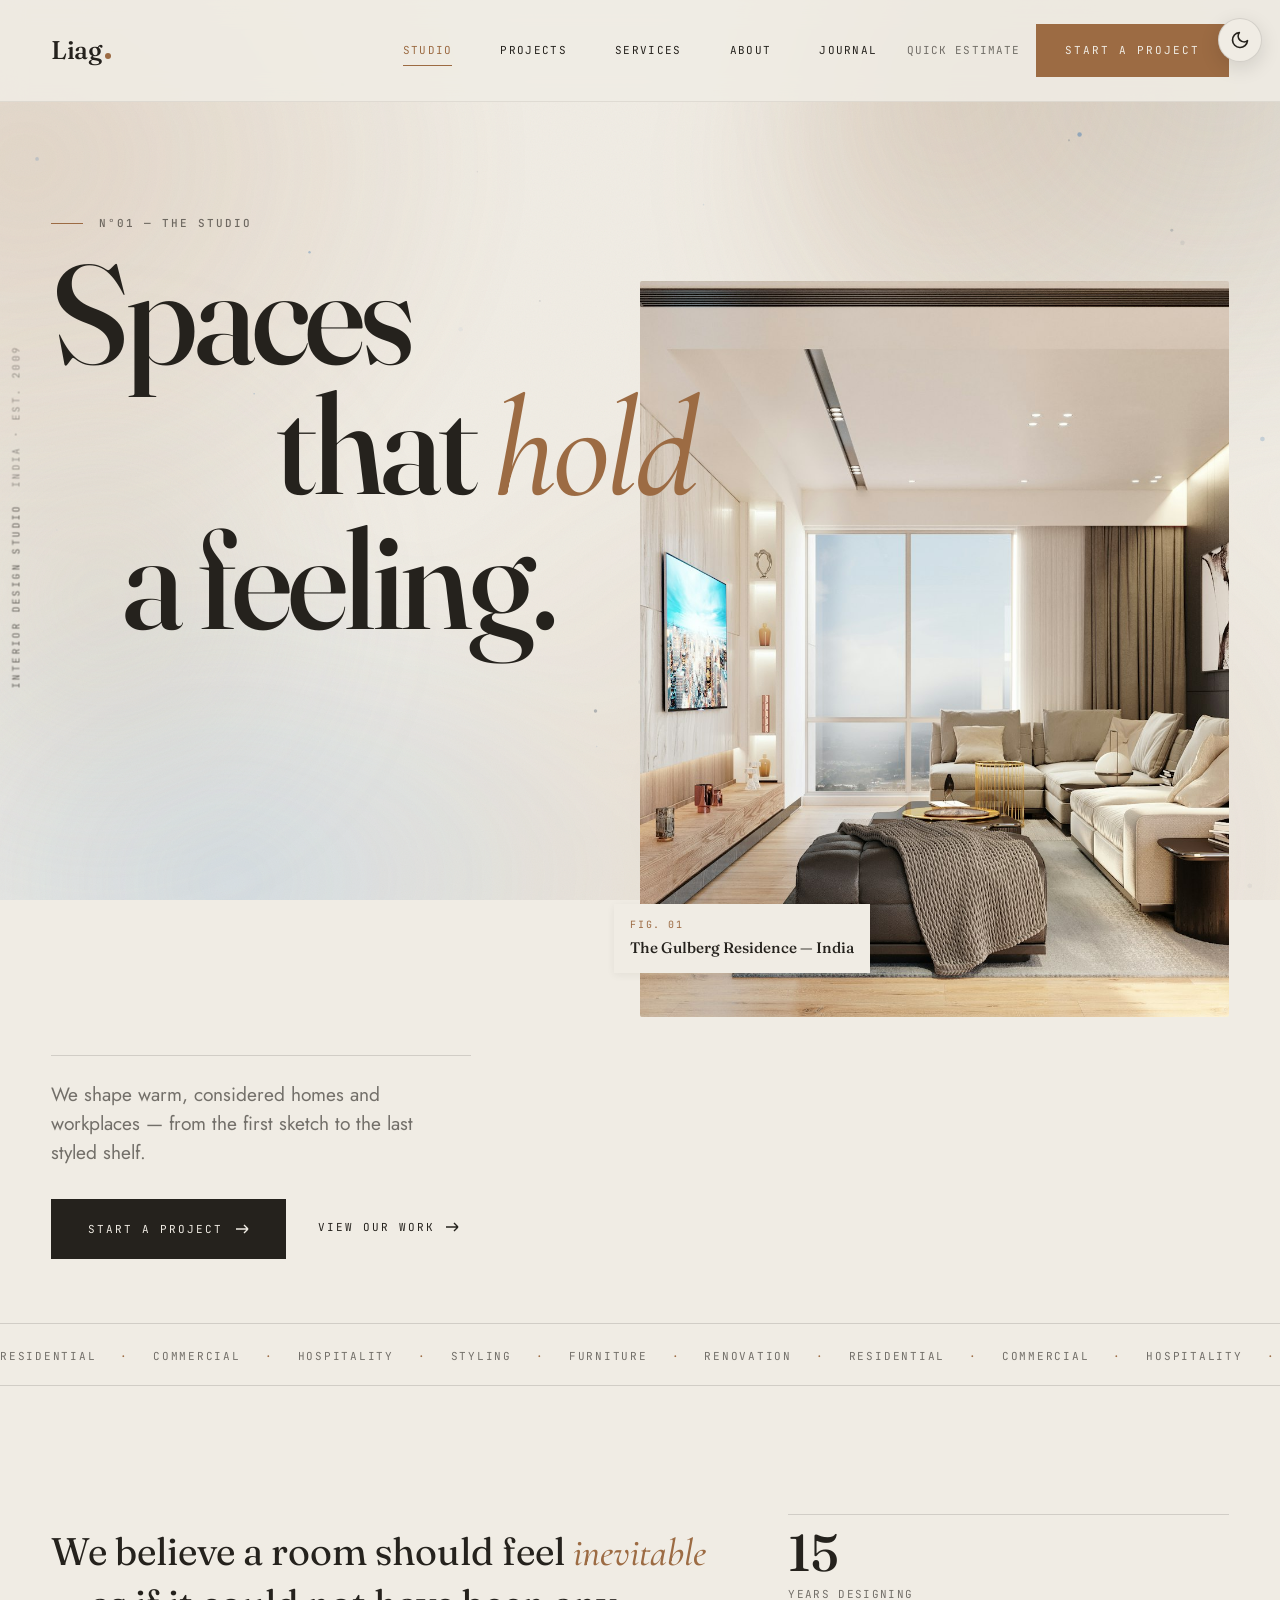
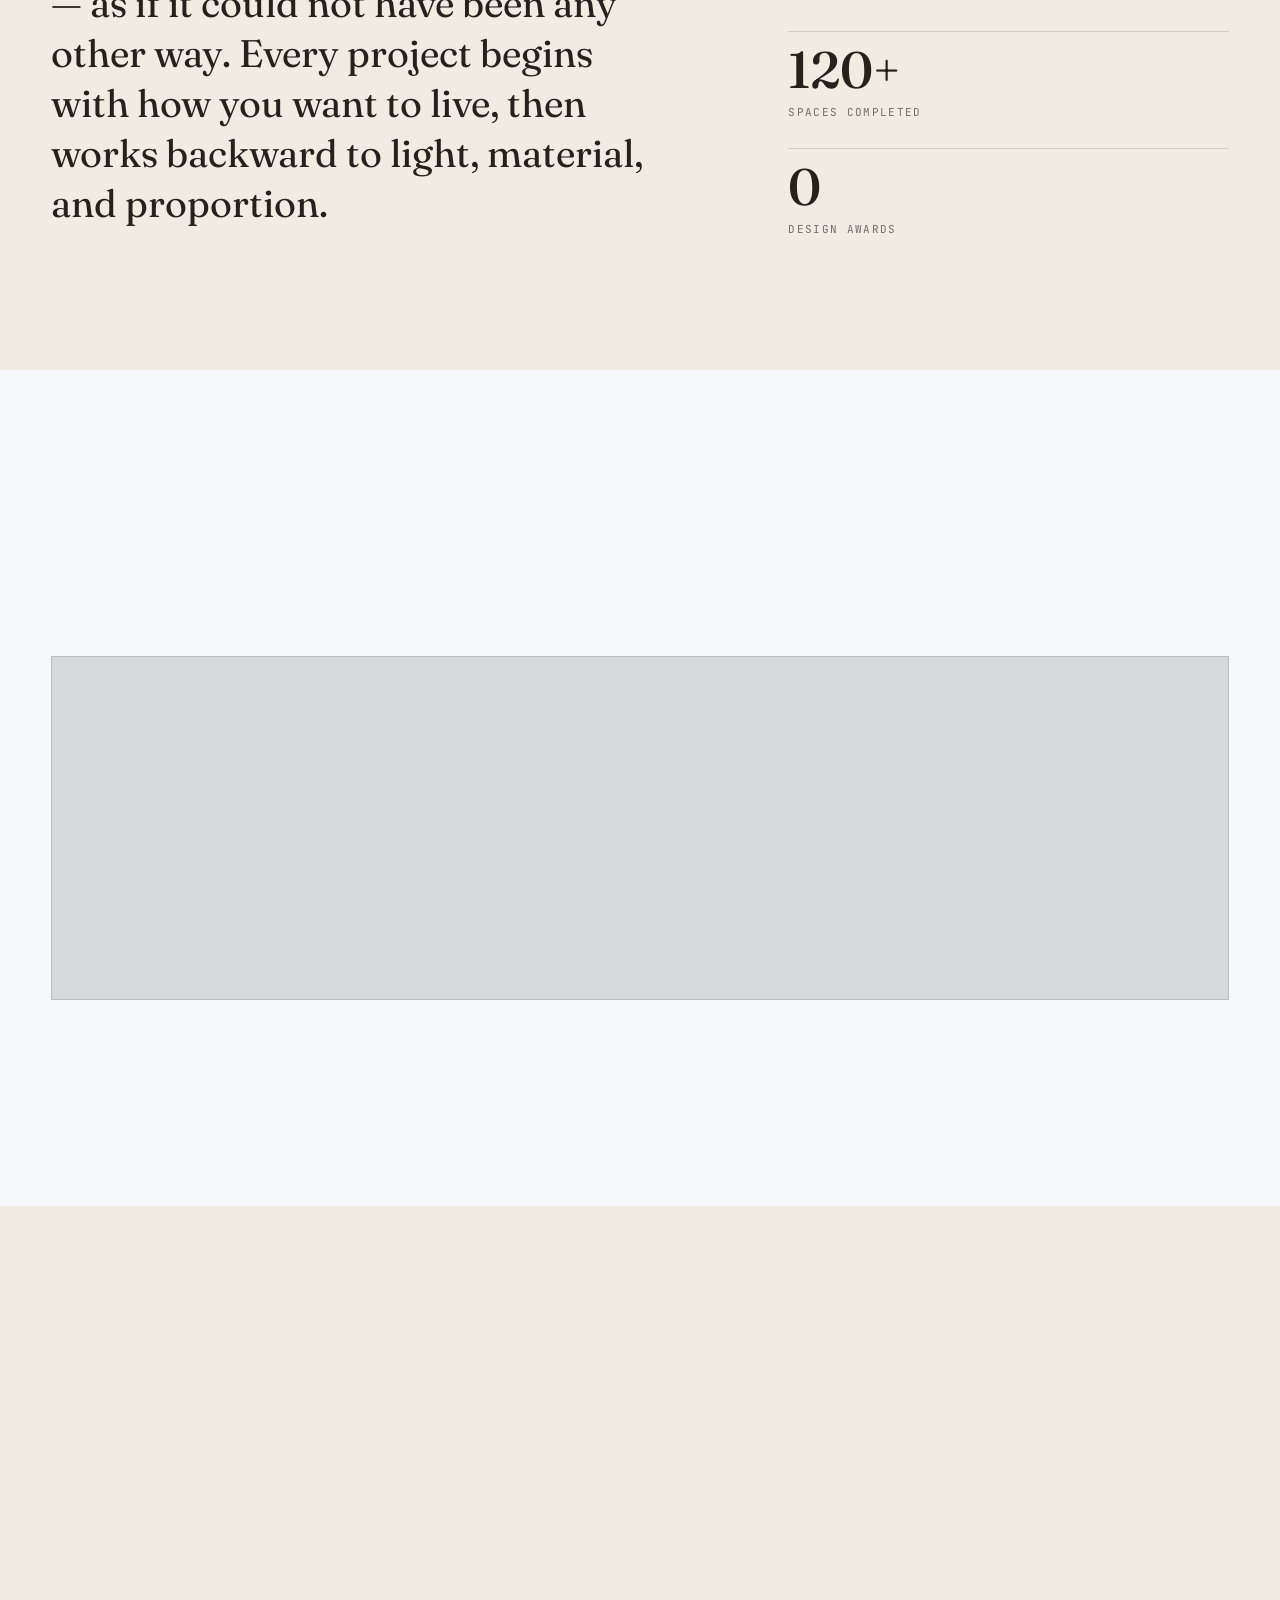
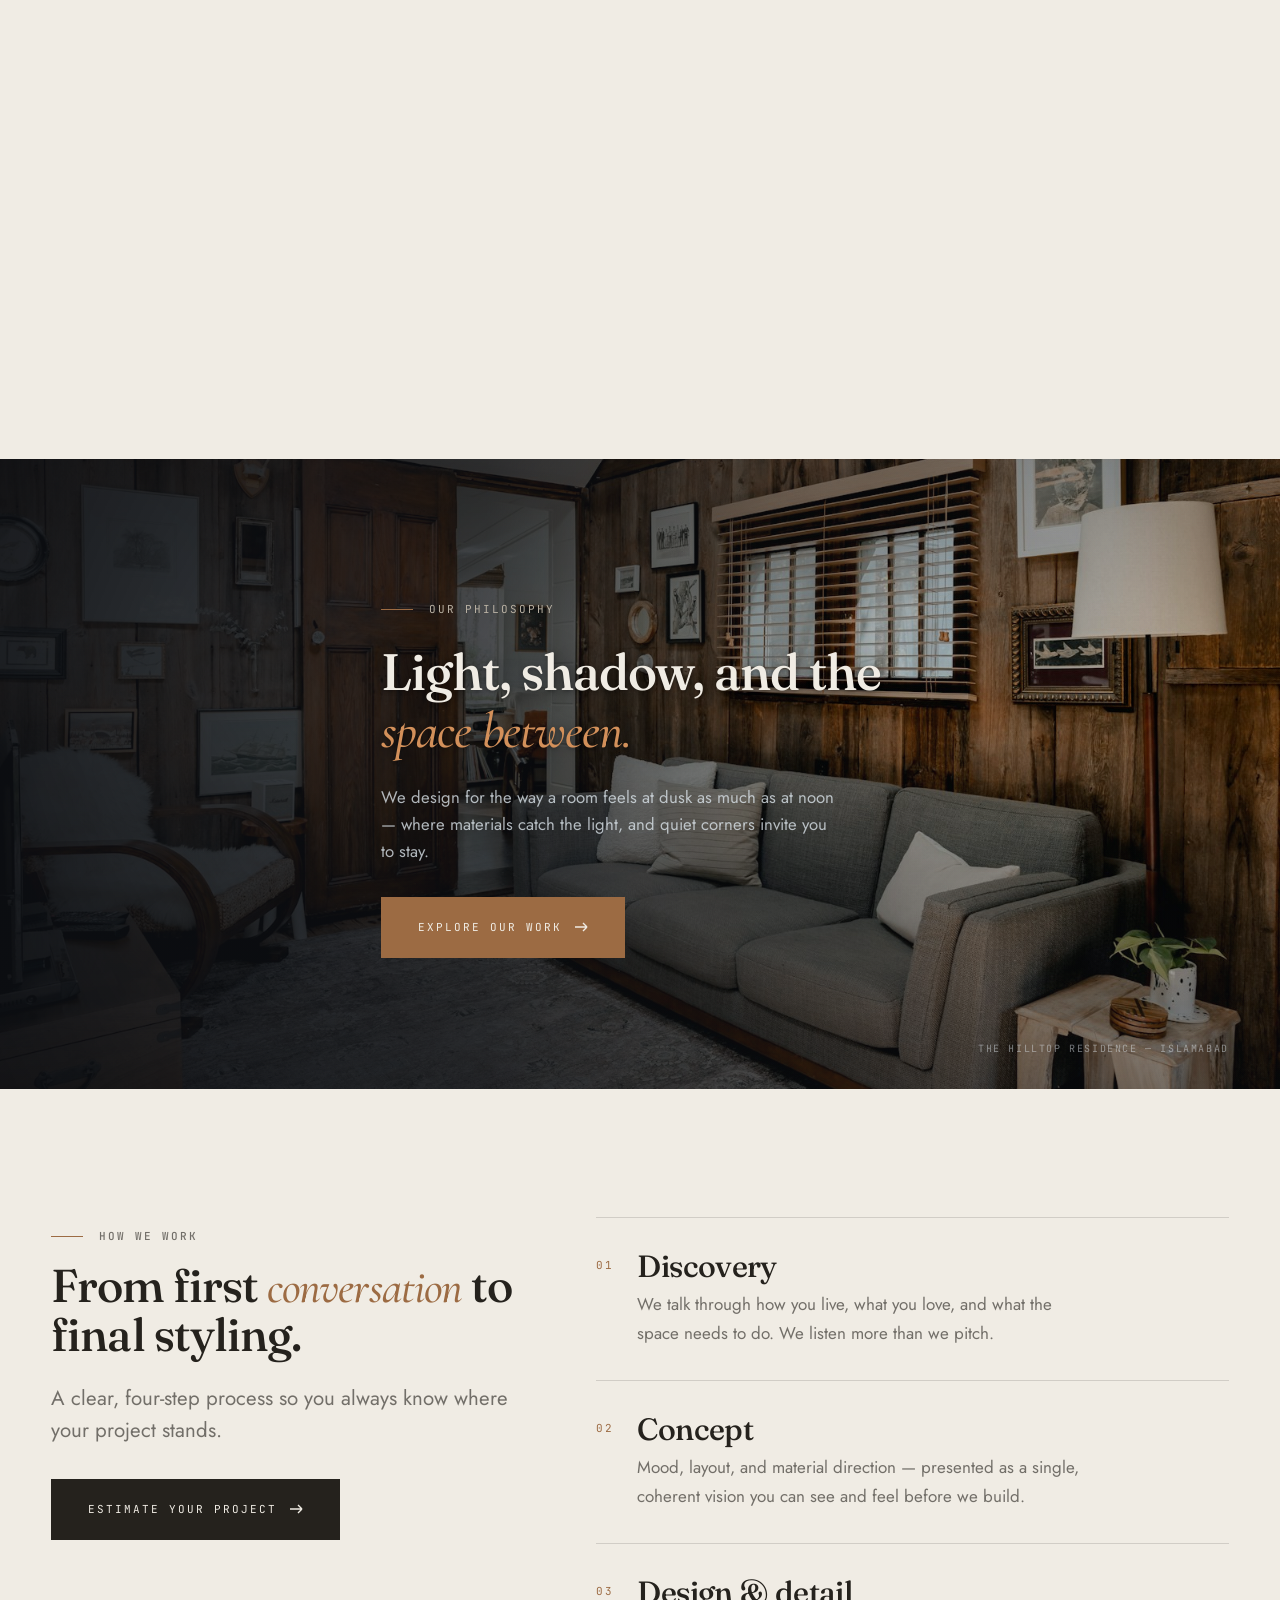
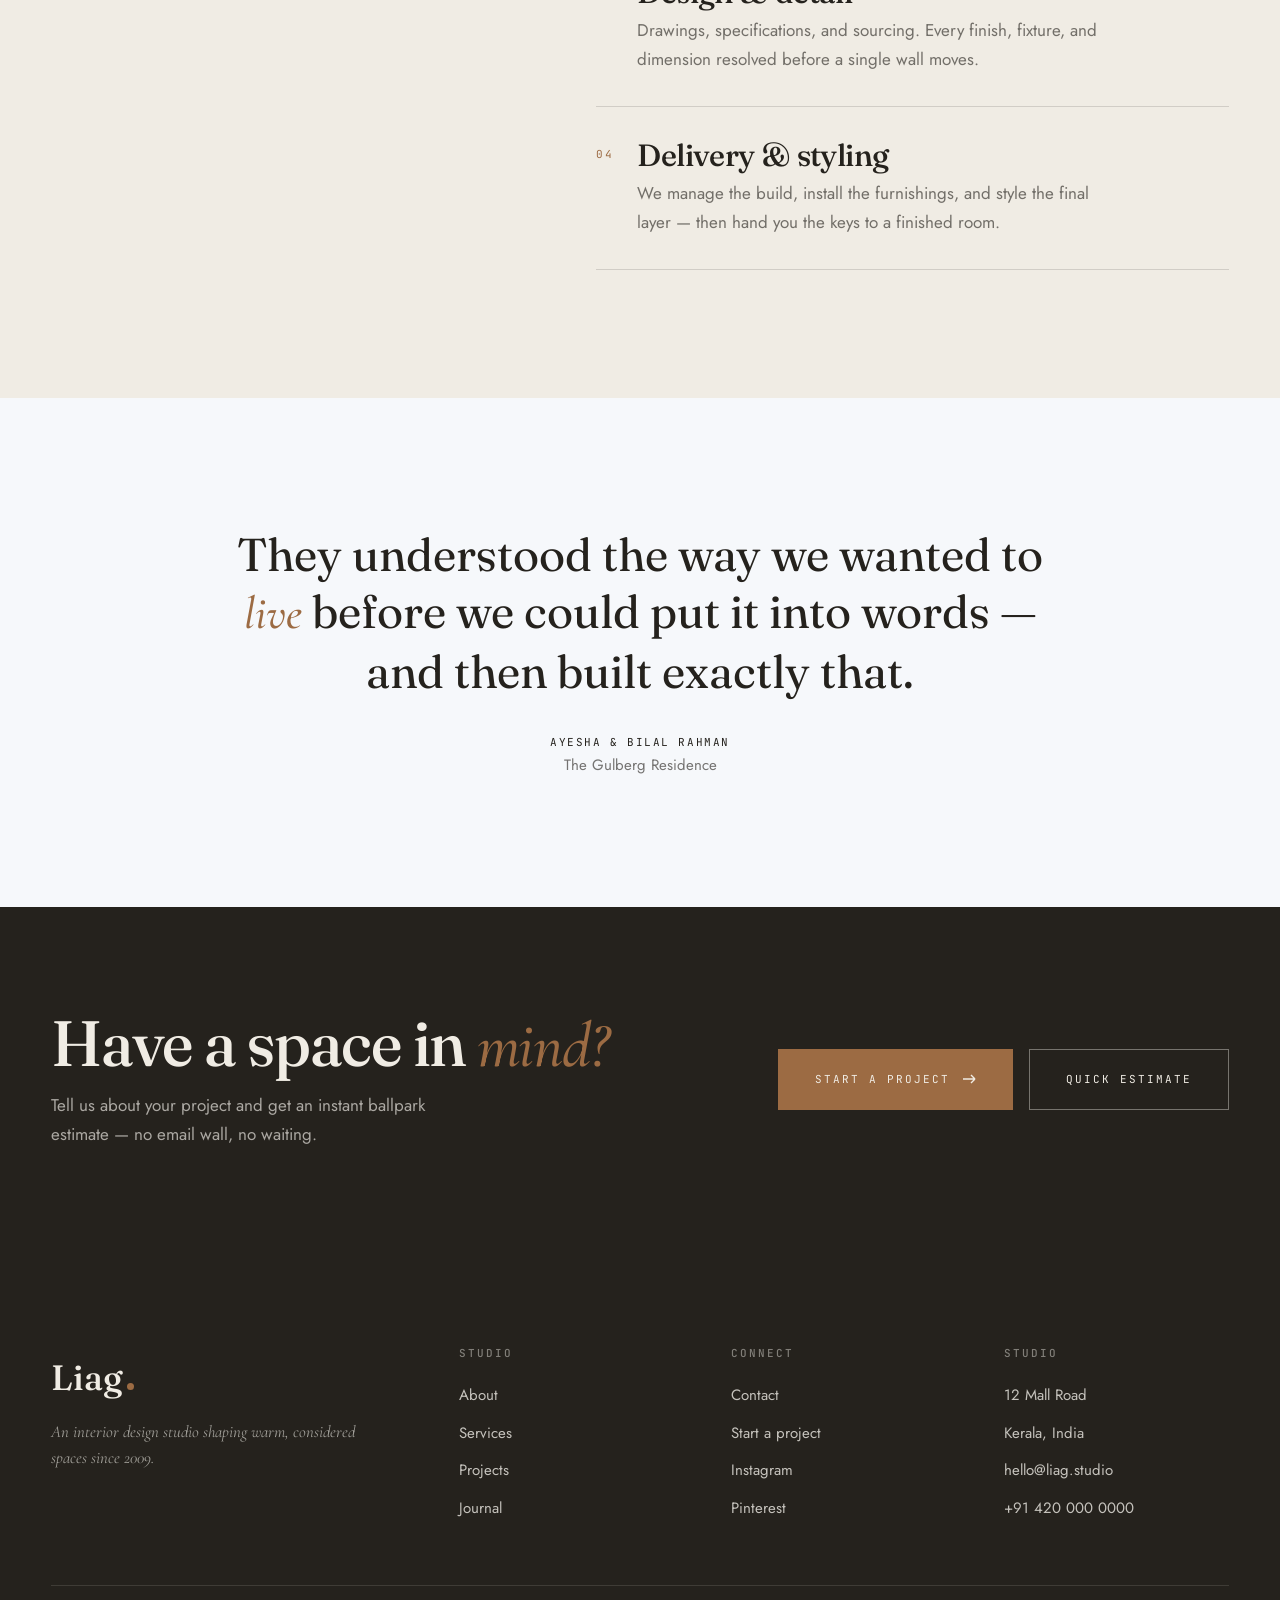
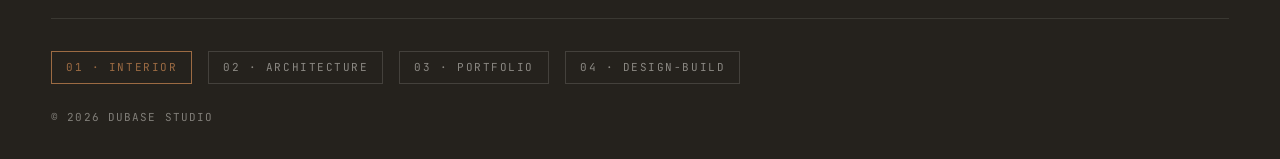
<file: index.html>
<!DOCTYPE html>
<html lang="en">


<head>
	<meta charset="UTF-8">
	<meta name="viewport" content="width=device-width, initial-scale=1.0">
	<meta name="theme-color" content="#26251f">
	<meta name="description"
		content="Liag — an interior design studio crafting warm, considered spaces. Residential and commercial interiors, from concept to completion.">
	<title>Liag — Interior Design Studio</title>

	<link rel="preconnect" href="https://fonts.googleapis.com/">
	<link rel="preconnect" href="https://fonts.gstatic.com/" crossorigin>
	<link
		href="https://fonts.googleapis.com/css2?family=Fraunces:ital,opsz,wght@0,9..144,400;0,9..144,500;1,9..144,400&amp;family=Cormorant+Garamond:ital,wght@0,500;1,500&amp;family=Jost:wght@400;500&amp;family=JetBrains+Mono:wght@400;500&amp;display=swap"
		rel="stylesheet">

	<link rel="stylesheet" href="assets/css/root.css">
	<link rel="stylesheet" href="assets/css/base.css">
	<link rel="stylesheet" href="assets/css/components.css">
	<link rel="stylesheet" href="assets/css/pages.css">
	<link rel="stylesheet" href="assets/css/fx.css">
</head>

<body class="v-studio">

	<a class="skip-link" href="#main">Skip to content</a>

	<!-- ===================== AMBIENT BACKGROUND FX ===================== -->
	<div class="fx-bg" aria-hidden="true">
		<span class="fx-aurora"></span>
		<span class="fx-orb fx-orb--1"></span>
		<span class="fx-orb fx-orb--2"></span>
		<span class="fx-orb fx-orb--3"></span>
	</div>
	<canvas class="fx-particles" aria-hidden="true"></canvas>
	<div class="fx-grain" aria-hidden="true"></div>
	<div class="fx-cursor" aria-hidden="true"></div>

	<!-- ===================== NAV ===================== -->
	<header class="nav" data-nav>
		<div class="container nav__inner">
			<a href="index.html" class="nav__brand">Liag<span class="nav__brand-dot" aria-hidden="true"></span></a>
			<nav class="nav__menu" aria-label="Primary">
				<a href="index.html" aria-current="page">Studio</a>
				<a href="projects.html">Projects</a>
				<a href="services.html">Services</a>
				<a href="about.html">About</a>
				<a href="blog.html">Journal</a>
			</nav>
			<div class="nav__actions">
				<button class="nav__estimate" data-open-modal="estimator-modal">Quick estimate</button>
				<button class="btn btn--primary" data-open-modal="inquiry-modal">Start a project</button>
				<button class="nav__toggle" data-nav-toggle aria-label="Open menu" aria-expanded="false">
					<span></span><span></span><span></span>
				</button>
			</div>
		</div>
	</header>

	<!-- Mobile drawer -->
	<div class="nav__drawer" data-nav-drawer>
		<button class="nav__drawer-close" data-nav-close aria-label="Close menu">&times;</button>
		<nav class="nav__drawer-menu" aria-label="Mobile">
			<a href="index.html">Studio</a>
			<a href="projects.html">Projects</a>
			<a href="services.html">Services</a>
			<a href="about.html">About</a>
			<a href="blog.html">Journal</a>
		</nav>
		<div class="nav__drawer-footer">
			<button class="btn btn--outline btn--block" data-open-modal="estimator-modal"
				style="margin-bottom:var(--s-3);">Quick estimate</button>
			<button class="btn btn--primary btn--block" data-open-modal="inquiry-modal">Start a project</button>
		</div>
	</div>

	<main id="main">

		<!-- ===================== HERO (editorial asymmetric) ===================== -->
		<section class="ehero">
			<div class="ehero__sidelabel" aria-hidden="true">
				<span>Interior Design Studio</span>
				<span class="ehero__sidelabel-dim">India · Est. 2009</span>
			</div>

			<div class="container ehero__inner">
				<!-- Big type layer -->
				<div class="ehero__type">
					<span class="eyebrow reveal">N°01 — The Studio</span>
					<h1 class="ehero__title">
						<span class="ehero__line reveal reveal-delay-1">Spaces</span>
						<span class="ehero__line ehero__line--indent reveal reveal-delay-2">that <em
								class="accent-word">hold</em></span>
						<span class="ehero__line ehero__line--push reveal reveal-delay-3">a feeling.</span>
					</h1>
				</div>

				<!-- Image layer (overlaps type) -->
				<figure class="ehero__figure reveal reveal-delay-2">
					<img src="assets/images/photos/interior-hero.jpg"
						onerror="this.onerror=null;this.src='assets/images/scene-hero.svg'"
						alt="A contemporary living room with a sectional sofa and large windows">
					<figcaption class="ehero__figcaption">
						<span class="ehero__figcaption-num">Fig. 01</span>
						<span class="ehero__figcaption-text">The Gulberg Residence — India</span>
					</figcaption>
				</figure>

				<!-- Lead + actions, offset low-left -->
				<div class="ehero__intro reveal reveal-delay-3">
					<p class="ehero__lead">
						We shape warm, considered homes and workplaces — from the first
						sketch to the last styled shelf.
					</p>
					<div class="ehero__actions">
						<a href="estimate.html" class="btn btn--dark btn--lg">
							Start a project
							<svg width="14" height="10" viewBox="0 0 14 10" fill="none" aria-hidden="true">
								<path d="M1 5h12M13 5L9 1M13 5L9 9" stroke="currentColor" stroke-width="1.4" />
							</svg>
						</a>
						<a href="projects.html" class="link-arrow">View our work
							<svg width="14" height="10" viewBox="0 0 14 10" fill="none" aria-hidden="true">
								<path d="M1 5h12M13 5L9 1M13 5L9 9" stroke="currentColor" stroke-width="1.4" />
							</svg>
						</a>
					</div>
				</div>
			</div>

			<div class="ehero__marquee" aria-hidden="true">
				<div class="ehero__marquee-track">
					<span>Residential</span><span class="dot">·</span>
					<span>Commercial</span><span class="dot">·</span>
					<span>Hospitality</span><span class="dot">·</span>
					<span>Styling</span><span class="dot">·</span>
					<span>Furniture</span><span class="dot">·</span>
					<span>Renovation</span><span class="dot">·</span>
					<span>Residential</span><span class="dot">·</span>
					<span>Commercial</span><span class="dot">·</span>
					<span>Hospitality</span><span class="dot">·</span>
					<span>Styling</span><span class="dot">·</span>
					<span>Furniture</span><span class="dot">·</span>
					<span>Renovation</span><span class="dot">·</span>
				</div>
			</div>
		</section>

		<!-- ===================== INTRO / PHILOSOPHY ===================== -->
		<section class="section intro">
			<div class="container intro__inner">
				<p class="intro__statement reveal">
					We believe a room should feel <em class="accent-word">inevitable</em> — as if it
					could not have been any other way. Every project begins with how you want to
					live, then works backward to light, material, and proportion.
				</p>
				<div class="intro__meta reveal reveal-delay-1">
					<div class="intro__stat">
						<span class="intro__stat-num" data-count="15">0</span>
						<span class="intro__stat-label">Years designing</span>
					</div>
					<div class="intro__stat">
						<span class="intro__stat-num" data-count="120" data-count-suffix="+">0</span>
						<span class="intro__stat-label">Spaces completed</span>
					</div>
					<div class="intro__stat">
						<span class="intro__stat-num" data-count="6">0</span>
						<span class="intro__stat-label">Design awards</span>
					</div>
				</div>
			</div>
		</section>

		<!-- ===================== SERVICES ===================== -->
		<section class="section services-block">
			<div class="container">
				<div class="block-head reveal">
					<span class="eyebrow">What we do</span>
					<h2 class="block-head__title">A studio for the <span class="accent-word">whole</span> space.</h2>
				</div>
				<div class="services-grid">
					<article class="service reveal">
						<span class="service__icon" aria-hidden="true">
							<!-- Full interior design: layered room / plan -->
							<svg viewBox="0 0 60 60">
								<ellipse class="ic-shadow" cx="30" cy="52" rx="22" ry="4" />
								<rect data-draw class="d1" style="--len:170" x="10" y="12" width="40" height="34" rx="2"
									fill="none" stroke="#1b1f27" stroke-width="2" />
								<rect data-pop x="14" y="16" width="16" height="12" fill="#2f6fb0" />
								<rect data-pop class="p2" x="32" y="16" width="14" height="12" fill="#b2c2d1" />
								<rect data-pop class="p3" x="14" y="30" width="32" height="12" fill="#586577" />
								<circle data-float cx="38" cy="36" r="3" fill="#2f6fb0" />
							</svg>
						</span>
						<span class="service__num">01</span>
						<h3 class="service__title">Full interior design</h3>
						<p class="service__desc">Concept, space planning, materials, lighting, and furnishing — managed
							end to end
							so you live in the finished room, not the process.</p>
					</article>
					<article class="service reveal reveal-delay-1">
						<span class="service__icon" aria-hidden="true">
							<!-- Renovation: house with rising roof -->
							<svg viewBox="0 0 60 60">
								<ellipse class="ic-shadow" cx="30" cy="52" rx="22" ry="4" />
								<rect data-pop x="16" y="30" width="28" height="18" fill="#586577" />
								<path data-float d="M12 30 L30 14 L48 30 Z" fill="#2f6fb0" />
								<rect data-pop class="p2" x="26" y="36" width="8" height="12" fill="#b2c2d1" />
								<circle data-pulse cx="30" cy="11" r="3" fill="#2f6fb0" />
							</svg>
						</span>
						<span class="service__num">02</span>
						<h3 class="service__title">Renovation &amp; remodel</h3>
						<p class="service__desc">Reworking what you have — walls, flow, and finishes — to make a tired
							space feel
							considered, generous, and new again.</p>
					</article>
					<article class="service reveal reveal-delay-2">
						<span class="service__icon" aria-hidden="true">
							<!-- Styling: spinning ring + center -->
							<svg viewBox="0 0 60 60">
								<ellipse class="ic-shadow" cx="30" cy="52" rx="20" ry="4" />
								<circle data-spin cx="30" cy="28" r="16" fill="none" stroke="#2f6fb0" stroke-width="3"
									stroke-dasharray="4 6" />
								<circle data-pop cx="30" cy="28" r="9" fill="#b2c2d1" />
								<circle data-pulse cx="30" cy="28" r="4" fill="#2f6fb0" />
							</svg>
						</span>
						<span class="service__num">03</span>
						<h3 class="service__title">Styling &amp; furnishing</h3>
						<p class="service__desc">The final layer — furniture, textiles, art, and objects sourced and
							placed so the
							room reads as one quiet, complete thought.</p>
					</article>
					<article class="service reveal reveal-delay-3">
						<span class="service__icon" aria-hidden="true">
							<!-- Consultation: document + swaying chat dot -->
							<svg viewBox="0 0 60 60">
								<ellipse class="ic-shadow" cx="30" cy="52" rx="20" ry="4" />
								<path data-pop d="M16 10 h20 l8 8 v28 h-28 Z" fill="#586577" />
								<path data-pop class="p2" d="M36 10 v8 h8 Z" fill="#1b1f27" />
								<rect data-pop class="p3" x="21" y="26" width="18" height="2.6" fill="#eef2f6" />
								<rect data-pop class="p3" x="21" y="32" width="13" height="2.6" fill="#eef2f6" />
								<circle data-sway cx="44" cy="42" r="7" fill="#2f6fb0" />
							</svg>
						</span>
						<span class="service__num">04</span>
						<h3 class="service__title">Design consultation</h3>
						<p class="service__desc">A focused session for a single room or decision — colour, layout, or a
							second
							opinion — when you want direction, not a full project.</p>
					</article>
				</div>
				<div class="services-block__cta reveal">
					<a href="services.html" class="link-arrow">All services in detail
						<svg width="14" height="10" viewBox="0 0 14 10" fill="none" aria-hidden="true">
							<path d="M1 5h12M13 5L9 1M13 5L9 9" stroke="currentColor" stroke-width="1.4" />
						</svg>
					</a>
				</div>
			</div>
		</section>

		<!-- ===================== FEATURED PROJECTS ===================== -->
		<section class="section work">
			<div class="container">
				<div class="block-head block-head--row reveal">
					<div>
						<span class="eyebrow">Selected work</span>
						<h2 class="block-head__title">Recent <span class="accent-word">projects</span>.</h2>
					</div>
					<a href="projects.html" class="link-arrow">All projects
						<svg width="14" height="10" viewBox="0 0 14 10" fill="none" aria-hidden="true">
							<path d="M1 5h12M13 5L9 1M13 5L9 9" stroke="currentColor" stroke-width="1.4" />
						</svg>
					</a>
				</div>

				<div class="work-grid">
					<a href="project-single.html" class="project-card reveal">
						<div class="project-card__media">
							<span class="project-card__tag">Residential</span>
							<img data-swappable src="assets/images/scene-p1.svg"
								alt="The Gulberg Residence living space">
						</div>
						<div class="project-card__body">
							<h3 class="project-card__title">The Gulberg Residence</h3>
							<span class="project-card__meta">India · 2025</span>
						</div>
					</a>
					<a href="project-single.html" class="project-card reveal reveal-delay-1">
						<div class="project-card__media">
							<span class="project-card__tag">Commercial</span>
							<img data-swappable src="assets/images/scene-p2.svg"
								alt="A calm, light-filled reception interior">
						</div>
						<div class="project-card__body">
							<h3 class="project-card__title">Maven Workspace</h3>
							<span class="project-card__meta">India · 2024</span>
						</div>
					</a>
					<a href="project-single.html" class="project-card reveal reveal-delay-2">
						<div class="project-card__media">
							<span class="project-card__tag">Hospitality</span>
							<img data-swappable src="assets/images/scene-p3.svg" alt="A boutique hotel suite interior">
						</div>
						<div class="project-card__body">
							<h3 class="project-card__title">Saffron Boutique Hotel</h3>
							<span class="project-card__meta">Islamabad · 2024</span>
						</div>
					</a>
					<a href="project-single.html" class="project-card reveal reveal-delay-1">
						<div class="project-card__media">
							<span class="project-card__tag">Residential</span>
							<img data-swappable src="assets/images/scene-p4.svg" alt="A serene bedroom interior">
						</div>
						<div class="project-card__body">
							<h3 class="project-card__title">The Canal House</h3>
							<span class="project-card__meta">India · 2023</span>
						</div>
					</a>
				</div>
			</div>
		</section>

		<!-- ===================== FULL-BLEED SHOWCASE ===================== -->
		<section class="showcase">
			<!-- To use a real photo: replace src below with your image path (recommended 1600px wide). -->
			<img class="showcase__img" data-swappable src="assets/images/photos/interior-showcase.jpg"
				onerror="this.onerror=null;this.src='assets/images/scene-dark.svg'"
				alt="A warm, dimly lit living room with wood paneling at dusk">
			<div class="showcase__veil"></div>
			<div class="container showcase__inner reveal">
				<span class="showcase__eyebrow">Our philosophy</span>
				<h2 class="showcase__title">Light, shadow, and the <em>space between.</em></h2>
				<p class="showcase__text">
					We design for the way a room feels at dusk as much as at noon —
					where materials catch the light, and quiet corners invite you to stay.
				</p>
				<a href="projects.html" class="btn btn--primary btn--lg showcase__cta">
					Explore our work
					<svg width="14" height="10" viewBox="0 0 14 10" fill="none" aria-hidden="true">
						<path d="M1 5h12M13 5L9 1M13 5L9 9" stroke="currentColor" stroke-width="1.4" />
					</svg>
				</a>
			</div>
			<span class="showcase__meta">The Hilltop Residence — Islamabad</span>
		</section>
		<section class="section process">
			<div class="container process__inner">
				<div class="process__head reveal">
					<span class="eyebrow">How we work</span>
					<h2 class="block-head__title">From first <span class="accent-word">conversation</span> to final
						styling.</h2>
					<p class="lead" style="margin-top: var(--s-5);">A clear, four-step process so you always know where
						your
						project stands.</p>
					<a href="estimate.html" class="btn btn--dark btn--lg" style="margin-top: var(--s-6);">
						Estimate your project
						<svg width="14" height="10" viewBox="0 0 14 10" fill="none" aria-hidden="true">
							<path d="M1 5h12M13 5L9 1M13 5L9 9" stroke="currentColor" stroke-width="1.4" />
						</svg>
					</a>
				</div>
				<ol class="process__steps">
					<li class="process__step reveal">
						<span class="process__step-num">01</span>
						<div>
							<h3 class="process__step-title">Discovery</h3>
							<p class="process__step-desc">We talk through how you live, what you love, and what the
								space needs to do.
								We listen more than we pitch.</p>
						</div>
					</li>
					<li class="process__step reveal reveal-delay-1">
						<span class="process__step-num">02</span>
						<div>
							<h3 class="process__step-title">Concept</h3>
							<p class="process__step-desc">Mood, layout, and material direction — presented as a single,
								coherent
								vision you can see and feel before we build.</p>
						</div>
					</li>
					<li class="process__step reveal reveal-delay-2">
						<span class="process__step-num">03</span>
						<div>
							<h3 class="process__step-title">Design &amp; detail</h3>
							<p class="process__step-desc">Drawings, specifications, and sourcing. Every finish, fixture,
								and dimension
								resolved before a single wall moves.</p>
						</div>
					</li>
					<li class="process__step reveal reveal-delay-3">
						<span class="process__step-num">04</span>
						<div>
							<h3 class="process__step-title">Delivery &amp; styling</h3>
							<p class="process__step-desc">We manage the build, install the furnishings, and style the
								final layer —
								then hand you the keys to a finished room.</p>
						</div>
					</li>
				</ol>
			</div>
		</section>

		<!-- ===================== TESTIMONIAL ===================== -->
		<section class="section quote-block">
			<div class="container container--narrow">
				<blockquote class="quote reveal">
					<p class="quote__text">They understood the way we wanted to <em class="accent-word">live</em> before
						we could
						put it into words — and then built exactly that.</p>
					<footer class="quote__cite">
						<span class="quote__name">Ayesha &amp; Bilal Rahman</span>
						<span class="quote__role">The Gulberg Residence</span>
					</footer>
				</blockquote>
			</div>
		</section>

		<!-- ===================== CTA BAND ===================== -->
		<section class="cta-band">
			<div class="container cta-band__inner reveal">
				<div>
					<h2 class="cta-band__title">Have a space in <span class="accent-word">mind?</span></h2>
					<p class="cta-band__sub">Tell us about your project and get an instant ballpark estimate — no email
						wall, no
						waiting.</p>
				</div>
				<div class="cta-band__actions">
					<button type="button" class="btn btn--primary btn--lg" data-open-modal="inquiry-modal">
						Start a project
						<svg width="14" height="10" viewBox="0 0 14 10" fill="none" aria-hidden="true">
							<path d="M1 5h12M13 5L9 1M13 5L9 9" stroke="currentColor" stroke-width="1.4" />
						</svg>
					</button>
					<button class="btn btn--outline btn--lg" data-open-modal="estimator-modal"
						style="border-color: rgba(242,240,233,0.4); color: var(--paper);">
						Quick estimate
					</button>
				</div>
			</div>
		</section>

	</main>

	<!-- ===================== FOOTER ===================== -->
	<footer class="footer">
		<div class="container">
			<div class="footer__top">
				<div>
					<div class="footer__brand">Liag<span class="footer__brand-dot" aria-hidden="true"></span></div>
					<p class="footer__tagline">An interior design studio shaping warm, considered spaces since 2009.</p>
				</div>
				<div>
					<h4 class="footer__col-title">Studio</h4>
					<ul class="footer__list">
						<li><a href="about.html">About</a></li>
						<li><a href="services.html">Services</a></li>
						<li><a href="projects.html">Projects</a></li>
						<li><a href="blog.html">Journal</a></li>
					</ul>
				</div>
				<div>
					<h4 class="footer__col-title">Connect</h4>
					<ul class="footer__list">
						<li><a href="contact.html">Contact</a></li>
						<li><a href="estimate.html">Start a project</a></li>
						<li><a href="#">Instagram</a></li>
						<li><a href="#">Pinterest</a></li>
					</ul>
				</div>
				<div>
					<h4 class="footer__col-title">Studio</h4>
					<ul class="footer__list">
						<li>12 Mall Road</li>
						<li>Kerala, India</li>
						<li>hello@liag.studio</li>
						<li>+91 420 000 0000</li>
					</ul>
				</div>
			</div>

			<div class="footer__variants">
				<a href="index.html" aria-current="page">01 · Interior</a>
				<a href="architecture.html">02 · Architecture</a>
				<a href="portfolio.html">03 · Portfolio</a>
				<a href="studio.html">04 · Design-Build</a>
			</div>

			<div class="footer__bottom">
				<span>© <span data-year>2026</span> Dubase Studio</span>

			</div>
		</div>
	</footer>

	<!-- ===================== ESTIMATOR POPUP (shared component) ===================== -->
	<div class="modal" id="estimator-modal" aria-hidden="true">
		<div class="modal__overlay" data-modal-close></div>
		<div class="modal__panel" role="dialog" aria-modal="true" aria-label="Quick project estimate">
			<button class="modal__close" data-modal-close aria-label="Close">&times;</button>

			<div class="estimator" data-estimator>
				<div class="estimator__progress" aria-hidden="true">
					<span class="estimator__pip"></span>
					<span class="estimator__pip"></span>
					<span class="estimator__pip"></span>
					<span class="estimator__pip"></span>
				</div>

				<div data-est-steps>
					<!-- Step 1: project type -->
					<div class="estimator__step is-active">
						<span class="estimator__step-label">Step 01 / 04</span>
						<h3 class="estimator__step-title">What kind of <em>project</em> is it?</h3>
						<div class="opt-grid opt-grid--2">
							<label class="opt"><input type="radio" name="m-type" value="residential" data-est="type"
									checked><span class="opt__title">Residential</span><span class="opt__desc">A home,
									apartment, or single
									room.</span></label>
							<label class="opt"><input type="radio" name="m-type" value="commercial"
									data-est="type"><span class="opt__title">Commercial</span><span
									class="opt__desc">Office, retail, or
									workspace.</span></label>
							<label class="opt"><input type="radio" name="m-type" value="renovation"
									data-est="type"><span class="opt__title">Renovation</span><span
									class="opt__desc">Reworking an existing
									space.</span></label>
							<label class="opt"><input type="radio" name="m-type" value="newbuild" data-est="type"><span
									class="opt__title">New build</span><span class="opt__desc">Designing from a blank
									shell.</span></label>
						</div>
					</div>

					<!-- Step 2: area + scope -->
					<div class="estimator__step">
						<span class="estimator__step-label">Step 02 / 04</span>
						<h3 class="estimator__step-title">How <em>large</em> is the space?</h3>
						<div class="range-row">
							<input type="range" min="150" max="5000" step="50" value="800" data-est="area"
								aria-label="Area in square feet">
							<span class="range-val" data-est-area-label>800 <span>sq ft</span></span>
						</div>
						<p class="estimator__step-label" style="margin-top: var(--s-6);">Scope of work</p>
						<div class="opt-grid opt-grid--3" style="margin-top: var(--s-3);">
							<label class="opt"><input type="radio" name="m-scope" value="consultation"
									data-est="scope"><span class="opt__title">Consult</span><span
									class="opt__price">From 25%</span></label>
							<label class="opt"><input type="radio" name="m-scope" value="partial" data-est="scope"><span
									class="opt__title">Partial</span><span class="opt__price">From 65%</span></label>
							<label class="opt"><input type="radio" name="m-scope" value="full" data-est="scope"
									checked><span class="opt__title">Full</span><span
									class="opt__price">Complete</span></label>
						</div>
					</div>

					<!-- Step 3: finish level -->
					<div class="estimator__step">
						<span class="estimator__step-label">Step 03 / 04</span>
						<h3 class="estimator__step-title">What <em>finish</em> level?</h3>
						<div class="opt-grid">
							<label class="opt"><input type="radio" name="m-finish" value="essential"
									data-est="finish"><span class="opt__title">Essential</span><span
									class="opt__desc">Clean, durable, considered — value-focused
									materials.</span></label>
							<label class="opt"><input type="radio" name="m-finish" value="premium" data-est="finish"
									checked><span class="opt__title">Premium</span><span class="opt__desc">Elevated
									finishes, custom joinery, designer
									pieces.</span></label>
							<label class="opt"><input type="radio" name="m-finish" value="luxury"
									data-est="finish"><span class="opt__title">Luxury</span><span
									class="opt__desc">Bespoke throughout — rare materials,
									made-to-order.</span></label>
						</div>
						<div class="estimate-readout">
							<span class="estimate-readout__label">Estimated range</span>
							<span class="estimate-readout__value" data-est-readout>—</span>
						</div>
					</div>

					<!-- Step 4: contact -->
					<div class="estimator__step">
						<span class="estimator__step-label">Step 04 / 04</span>
						<h3 class="estimator__step-title">Where do we <em>send</em> it?</h3>
						<div class="stack">
							<div class="field">
								<label class="field__label" for="m-name">Name <span class="req">*</span></label>
								<input class="field__input" id="m-name" type="text" required data-est="name"
									placeholder="Your name">
								<span class="field-error">Please enter your name</span>
							</div>
							<div class="field">
								<label class="field__label" for="m-email">Email <span class="req">*</span></label>
								<input class="field__input" id="m-email" type="email" required data-est="email"
									placeholder="you@example.com">
								<span class="field-error">Please enter a valid email</span>
							</div>
						</div>
						<div class="estimate-readout">
							<span class="estimate-readout__label">Your estimate</span>
							<span class="estimate-readout__value" data-est-readout>—</span>
						</div>
					</div>
				</div>

				<div class="estimator__nav">
					<button class="btn btn--ghost" data-est-prev>Back</button>
					<button class="btn btn--primary" data-est-next>Continue</button>
				</div>

				<!-- Success -->
				<div class="estimator__success">
					<div class="estimator__success-icon" aria-hidden="true">
						<svg width="28" height="28" viewBox="0 0 24 24" fill="none" stroke="currentColor"
							stroke-width="2.5">
							<polyline points="20 6 9 17 4 12" />
						</svg>
					</div>
					<h3 class="estimator__step-title" style="margin-bottom: var(--s-3);">Request <em>received.</em></h3>
					<p class="lead" style="margin-bottom: var(--s-5);">Your estimated range is <strong
							data-est-final>—</strong>.
						We'll be in touch within one working day to talk through the details.</p>
					<a href="projects.html" class="btn btn--dark">Meanwhile, see our work</a>
				</div>
			</div>
		</div>
	</div>

	<script src="assets/js/main.js"></script>

	<!-- ===================== PROJECT INQUIRY POPUP ===================== -->
	<div class="modal" id="inquiry-modal" aria-hidden="true">
		<div class="modal__overlay" data-modal-close></div>
		<div class="modal__panel" role="dialog" aria-modal="true" aria-label="Start a project">
			<button class="modal__close" data-modal-close aria-label="Close">&times;</button>
			<div class="estimator" data-inquiry>
				<div class="estimator__progress" aria-hidden="true">
					<span class="estimator__pip"></span><span class="estimator__pip"></span>
					<span class="estimator__pip"></span><span class="estimator__pip"></span>
				</div>
				<div data-inq-steps>
					<div class="estimator__step is-active">
						<span class="estimator__step-label">Step 01 / 04</span>
						<h3 class="estimator__step-title">What can we <em>help</em> with?</h3>
						<div class="opt-grid opt-grid--2">
							<label class="opt"><input type="radio" name="i-type" value="architecture" data-inq="type"
									checked><span class="opt__title">Architecture</span><span class="opt__desc">A new
									building or
									extension.</span></label>
							<label class="opt"><input type="radio" name="i-type" value="interior" data-inq="type"><span
									class="opt__title">Interior design</span><span class="opt__desc">Designing an
									existing
									space.</span></label>
							<label class="opt"><input type="radio" name="i-type" value="both" data-inq="type"><span
									class="opt__title">Both</span><span class="opt__desc">Structure and interior
									together.</span></label>
							<label class="opt"><input type="radio" name="i-type" value="consult" data-inq="type"><span
									class="opt__title">Consultation</span><span class="opt__desc">Advice or a second
									opinion.</span></label>
						</div>
					</div>
					<div class="estimator__step">
						<span class="estimator__step-label">Step 02 / 04</span>
						<h3 class="estimator__step-title">Rough <em>budget</em>?</h3>
						<div class="opt-grid opt-grid--2">
							<label class="opt"><input type="radio" name="i-budget" value="lt50" data-inq="budget"
									checked><span class="opt__title">Under $50k</span></label>
							<label class="opt"><input type="radio" name="i-budget" value="50-150"
									data-inq="budget"><span class="opt__title">$50k – $150k</span></label>
							<label class="opt"><input type="radio" name="i-budget" value="150-500"
									data-inq="budget"><span class="opt__title">$150k – $500k</span></label>
							<label class="opt"><input type="radio" name="i-budget" value="gt500" data-inq="budget"><span
									class="opt__title">$500k+</span></label>
						</div>
						<p class="estimator__step-label" style="margin-top:var(--s-6);">Timeline</p>
						<div class="opt-grid opt-grid--3" style="margin-top:var(--s-3);">
							<label class="opt"><input type="radio" name="i-time" value="asap" data-inq="timeline"
									checked><span class="opt__title">ASAP</span></label>
							<label class="opt"><input type="radio" name="i-time" value="3-6m" data-inq="timeline"><span
									class="opt__title">3–6 months</span></label>
							<label class="opt"><input type="radio" name="i-time" value="exploring"
									data-inq="timeline"><span class="opt__title">Exploring</span></label>
						</div>
					</div>
					<div class="estimator__step">
						<span class="estimator__step-label">Step 03 / 04</span>
						<h3 class="estimator__step-title">Tell us <em>more</em>.</h3>
						<div class="field">
							<label class="field__label" for="i-msg">Project details</label>
							<textarea class="field__input" id="i-msg" rows="5" data-inq="message"
								placeholder="Location, size, what you have in mind..."></textarea>
						</div>
					</div>
					<div class="estimator__step">
						<span class="estimator__step-label">Step 04 / 04</span>
						<h3 class="estimator__step-title">Where do we <em>reach</em> you?</h3>
						<div class="stack">
							<div class="field">
								<label class="field__label" for="i-name">Name <span class="req">*</span></label>
								<input class="field__input" id="i-name" type="text" required data-inq="name"
									placeholder="Your name">
								<span class="field-error">Please enter your name</span>
							</div>
							<div class="field">
								<label class="field__label" for="i-email">Email <span class="req">*</span></label>
								<input class="field__input" id="i-email" type="email" required data-inq="email"
									placeholder="you@example.com">
								<span class="field-error">Please enter a valid email</span>
							</div>
						</div>
						<div class="estimate-readout">
							<span class="estimate-readout__label">Your request</span>
							<span class="estimate-readout__value" data-inq-summary
								style="font-size:0.9rem;display:flex;gap:10px;flex-wrap:wrap;"></span>
						</div>
					</div>
				</div>
				<div class="estimator__nav">
					<button class="btn btn--ghost" data-inq-prev>Back</button>
					<button class="btn btn--primary" data-inq-next>Continue</button>
				</div>
				<div class="estimator__success">
					<div class="estimator__success-icon" aria-hidden="true">
						<svg width="28" height="28" viewBox="0 0 24 24" fill="none" stroke="currentColor"
							stroke-width="2.5">
							<polyline points="20 6 9 17 4 12" />
						</svg>
					</div>
					<h3 class="estimator__step-title" style="margin-bottom:var(--s-3);">Request <em>sent.</em></h3>
					<p class="lead" style="margin-bottom:var(--s-5);">Thanks — we've got your project details and will
						be in touch
						within one working day.</p>
					<button class="btn btn--dark" data-modal-close>Close</button>
				</div>
			</div>
		</div>
	</div>

	<!-- ===================== CUSTOMIZER PANEL (demo) ===================== -->
	<aside class="customizer" data-customizer aria-label="Theme customizer">
		<button class="customizer__toggle" data-cz-toggle aria-label="Customize theme">
			<svg width="20" height="20" viewBox="0 0 24 24" fill="none" stroke="currentColor" stroke-width="1.6">
				<circle cx="12" cy="12" r="3" />
				<path d="M12 1v4M12 19v4M4.2 4.2l2.8 2.8M17 17l2.8 2.8M1 12h4M19 12h4M4.2 19.8l2.8-2.8M17 7l2.8-2.8" />
			</svg>
		</button>
		<div class="customizer__body" data-cz-body>
			<p class="customizer__title">Accent colour</p>
			<div class="customizer__row">
				<div class="customizer__swatches">
					<button class="cz-swatch" data-cz-accent="#2f6fb0" data-cz-accent-deep="#245a93"
						style="background:#2f6fb0" aria-label="Azure"></button>
					<button class="cz-swatch" data-cz-accent="#b5622f" data-cz-accent-deep="#944c22"
						style="background:#b5622f" aria-label="Clay"></button>
					<button class="cz-swatch" data-cz-accent="#9c6b43" data-cz-accent-deep="#7e5433"
						style="background:#9c6b43" aria-label="Bronze"></button>
					<button class="cz-swatch" data-cz-accent="#5e7c5a" data-cz-accent-deep="#4a6347"
						style="background:#5e7c5a" aria-label="Sage"></button>
					<button class="cz-swatch" data-cz-accent="#8a5a7a" data-cz-accent-deep="#6f4762"
						style="background:#8a5a7a" aria-label="Plum"></button>
					<button class="cz-swatch" data-cz-accent="#3f3f46" data-cz-accent-deep="#2c2c31"
						style="background:#3f3f46" aria-label="Graphite"></button>
				</div>
			</div>
			<p class="customizer__title">Appearance</p>
			<div class="customizer__row">
				<button class="customizer__dark" data-cz-dark>
					<span data-cz-dark-label>Dark mode</span>
					<svg width="16" height="16" viewBox="0 0 24 24" fill="none" stroke="currentColor"
						stroke-width="1.6">
						<path d="M21 12.8A9 9 0 1111.2 3 7 7 0 0021 12.8z" />
					</svg>
				</button>
			</div>
			<p class="customizer__title">Header</p>
			<div class="customizer__row">
				<button class="customizer__dark" data-cz-sticky>
					<span data-cz-sticky-label>Sticky header</span>
					<svg width="16" height="16" viewBox="0 0 24 24" fill="none" stroke="currentColor"
						stroke-width="1.6">
						<path d="M4 6h16M4 12h16M4 18h10" />
					</svg>
				</button>
			</div>
			<p class="customizer__title">Demo images</p>
			<div class="customizer__row">
				<button class="customizer__dark" data-imgswap-toggle>
					<span data-imgswap-label>Try your images</span>
					<svg width="16" height="16" viewBox="0 0 24 24" fill="none" stroke="currentColor"
						stroke-width="1.6">
						<path d="M21 15v4a2 2 0 01-2 2H5a2 2 0 01-2-2v-4" />
						<polyline points="17 8 12 3 7 8" />
						<line x1="12" y1="3" x2="12" y2="15" />
					</svg>
				</button>
			</div>
			<p class="customizer__note">Live demo — shows how easily the theme recolours. Set defaults in root.css.</p>
		</div>
	</aside>

</body>


</html>
</file>
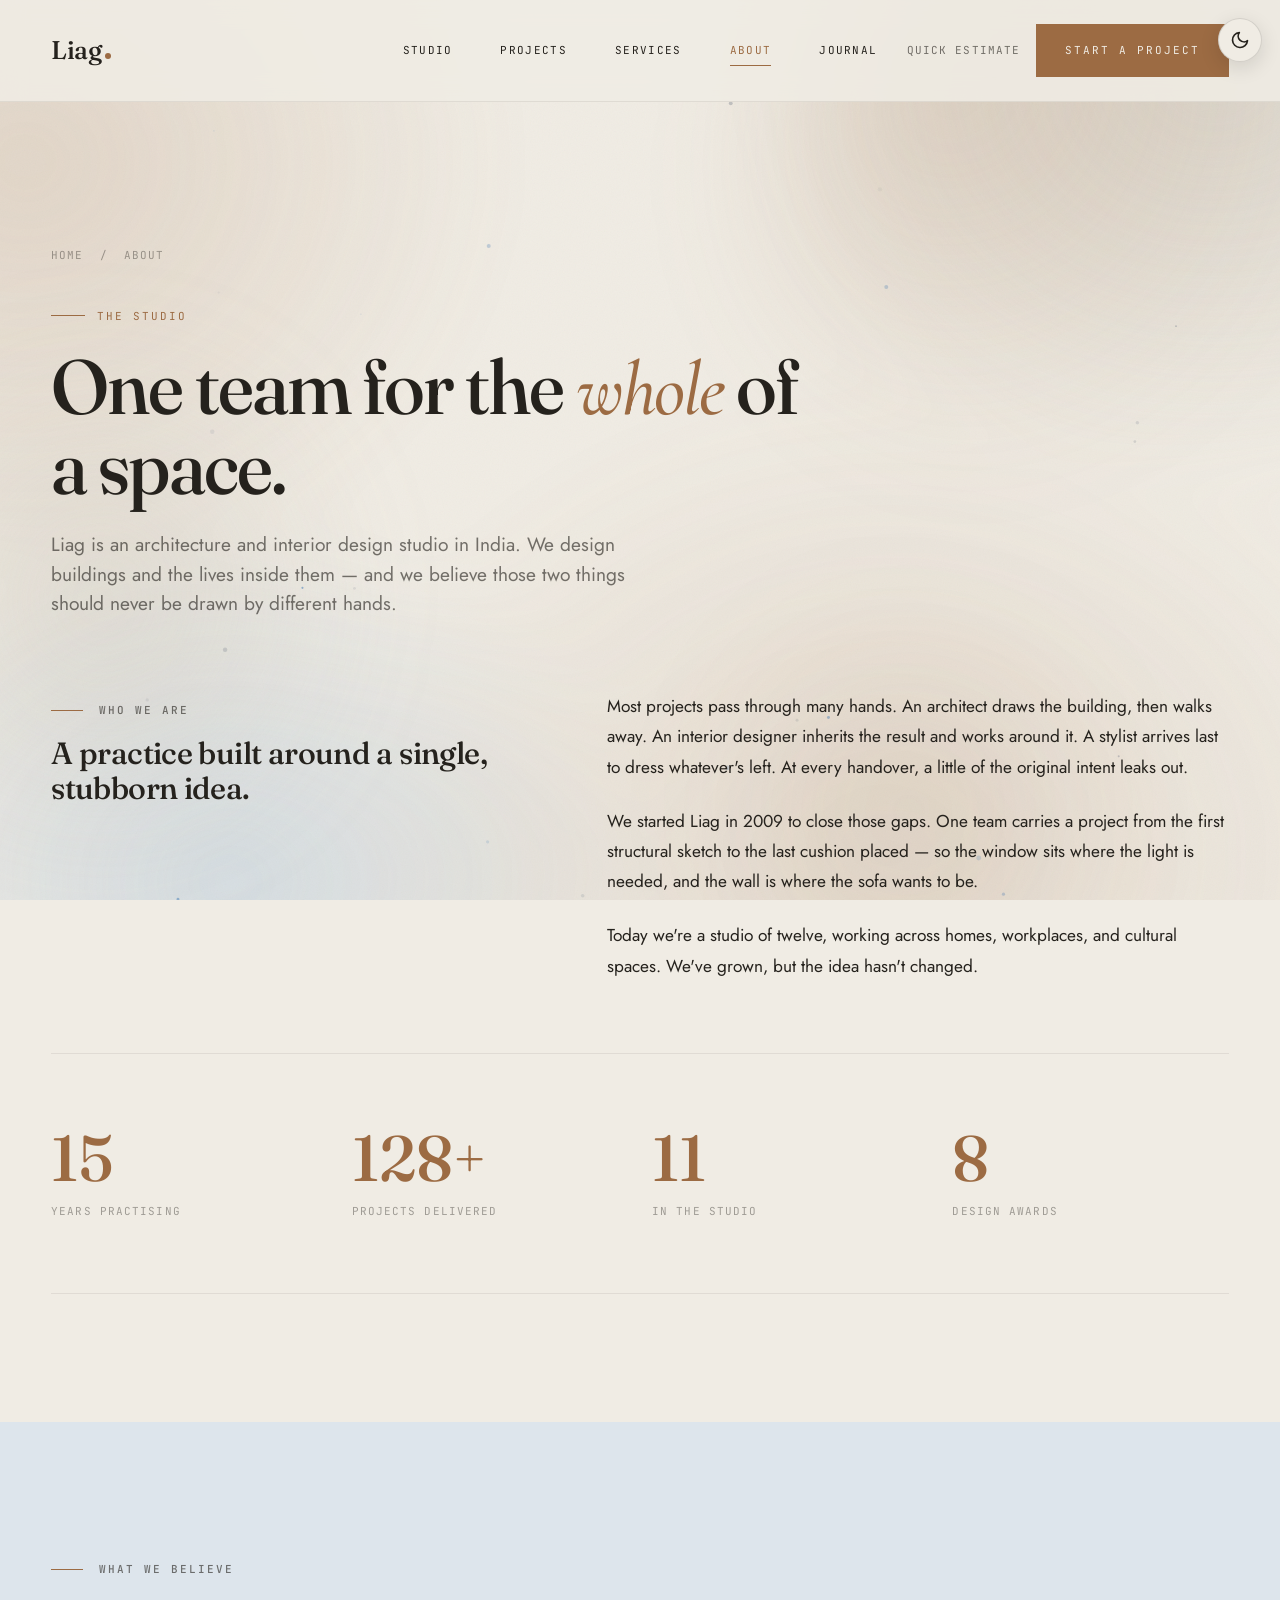
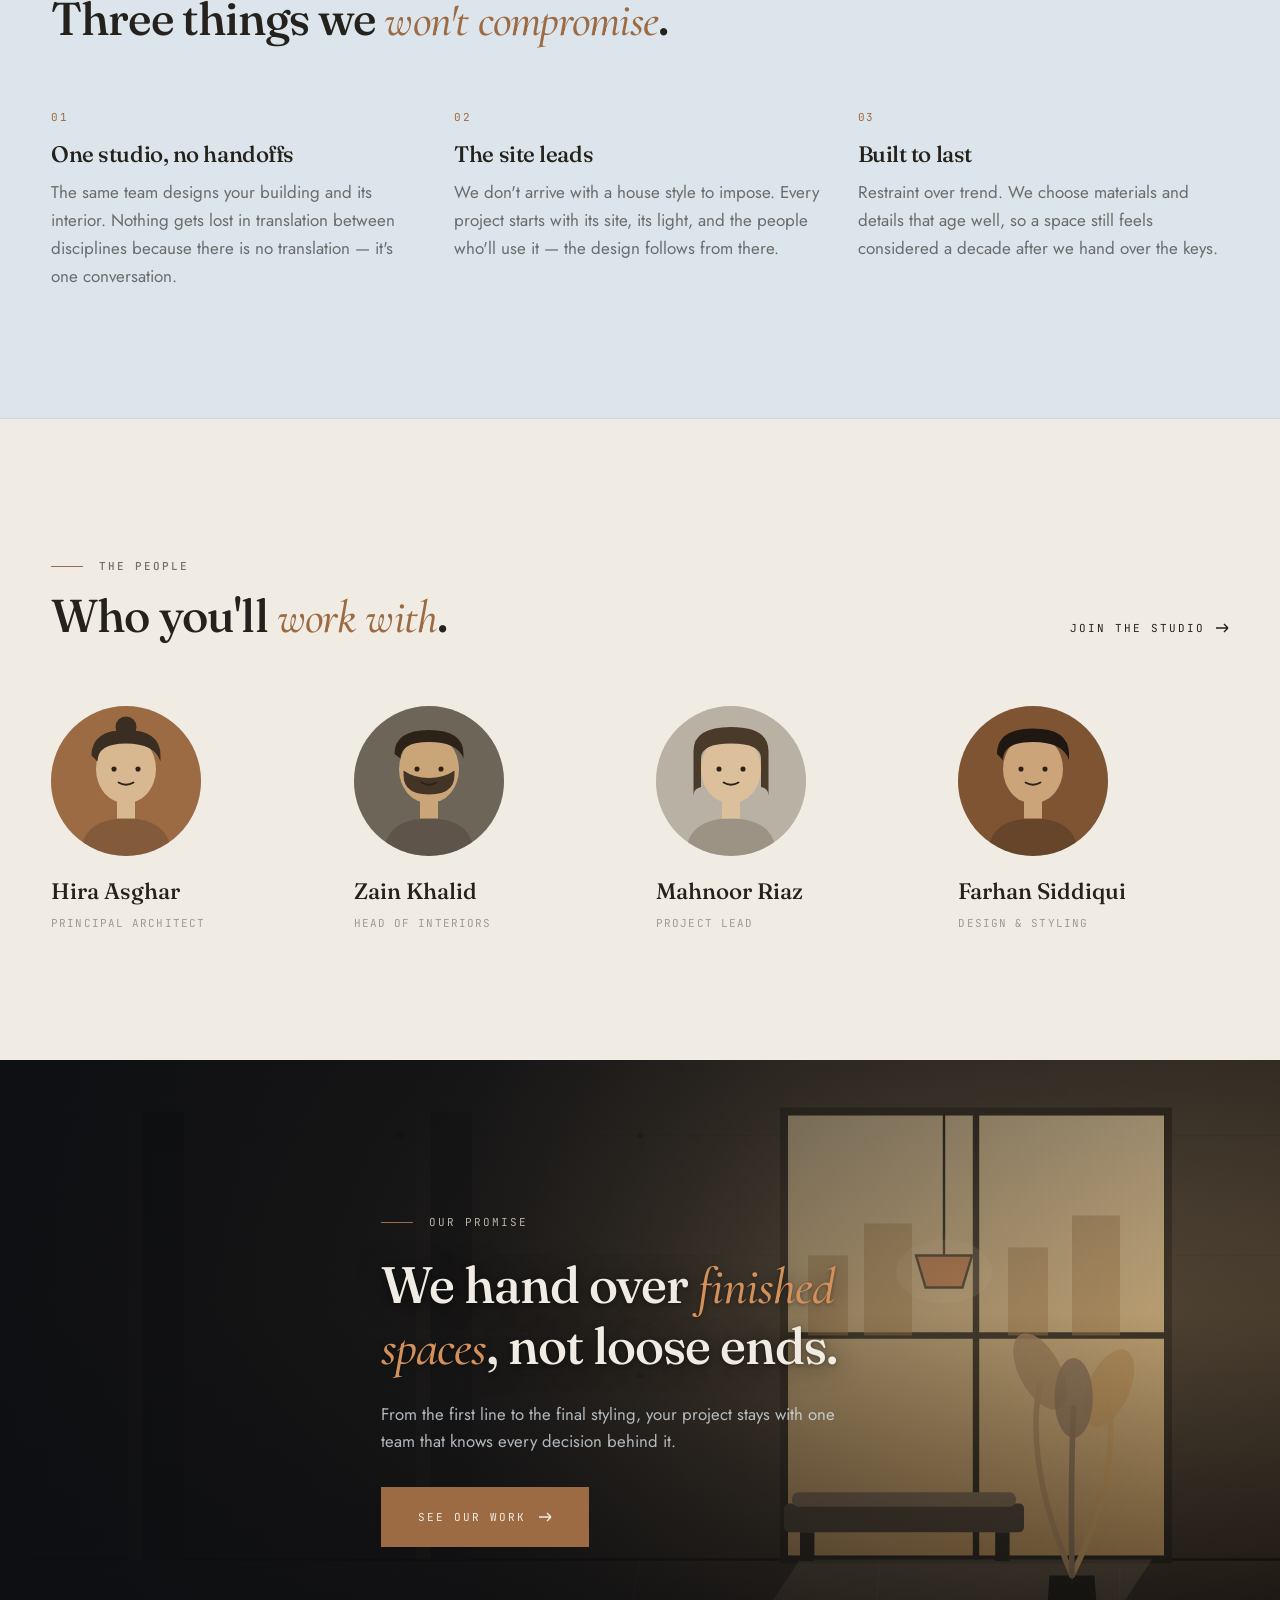
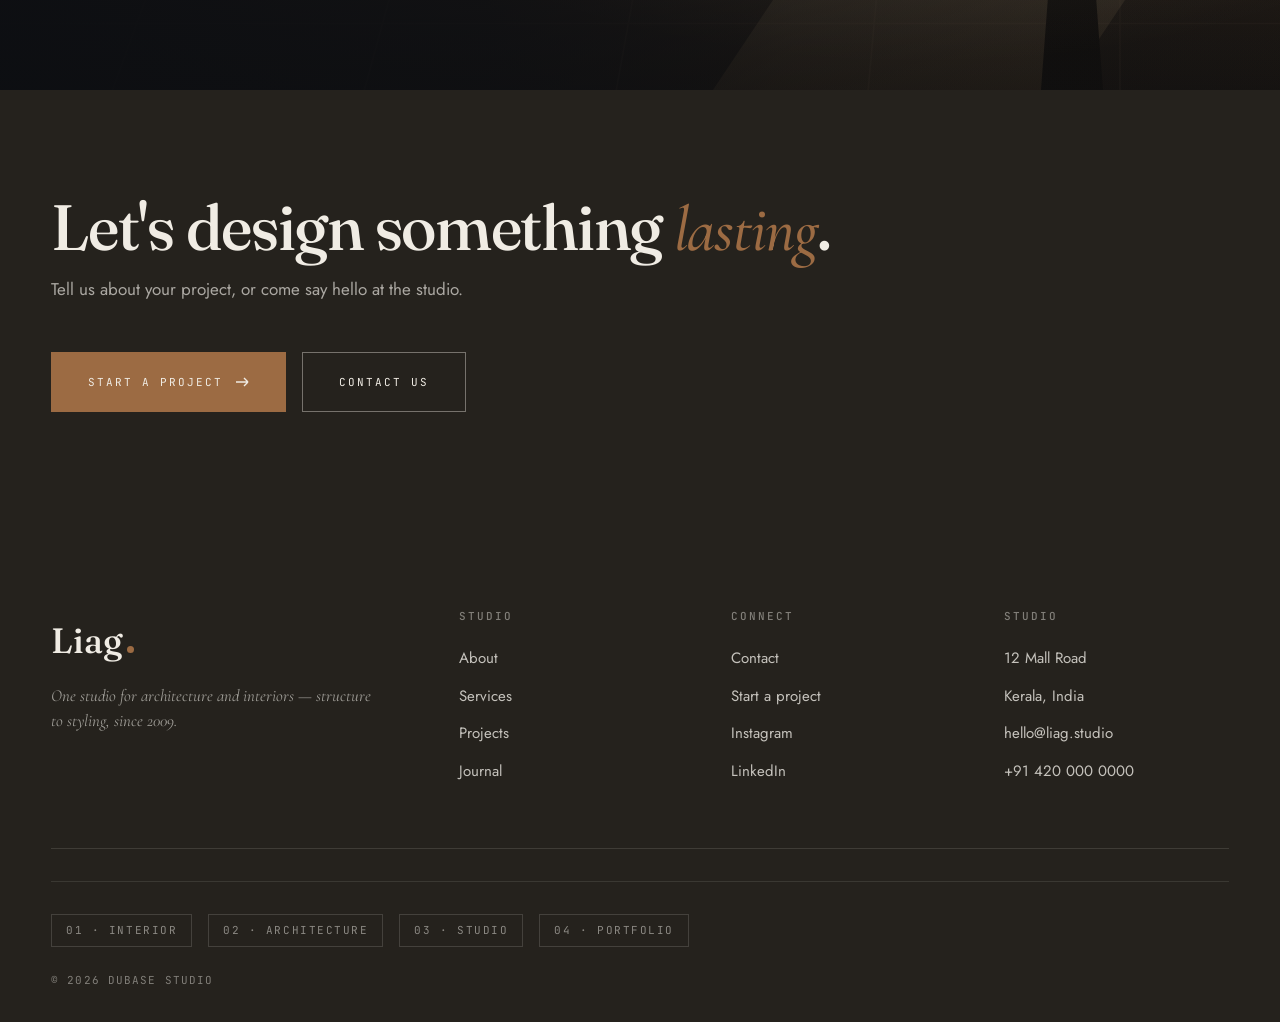
<file: about.html>
<!DOCTYPE html>
<html lang="en">


<head>
  <meta charset="UTF-8">
  <meta name="viewport" content="width=device-width, initial-scale=1.0">
  <meta name="theme-color" content="#25221d">
  <meta name="description"
    content="About Dubase Studio — an architecture and interior design practice in India. One team, from structure to styling, since 2009.">
  <title>Liag — About the Studio</title>
  <link rel="preconnect" href="https://fonts.googleapis.com/">
  <link rel="preconnect" href="https://fonts.gstatic.com/" crossorigin>
  <link
    href="https://fonts.googleapis.com/css2?family=Fraunces:ital,opsz,wght@0,9..144,400;0,9..144,500;1,9..144,400&amp;family=Cormorant+Garamond:ital,wght@0,500;1,500&amp;family=Jost:wght@400;500&amp;family=JetBrains+Mono:wght@400;500&amp;display=swap"
    rel="stylesheet">
  <link rel="stylesheet" href="assets/css/root.css">
  <link rel="stylesheet" href="assets/css/base.css">
  <link rel="stylesheet" href="assets/css/components.css">
  <link rel="stylesheet" href="assets/css/pages.css">
  <link rel="stylesheet" href="assets/css/fx.css">
</head>

<body class="v-studio">
  <a class="skip-link" href="#main">Skip to content</a>
  <!-- ===================== AMBIENT BACKGROUND FX ===================== -->
  <div class="fx-bg" aria-hidden="true">
    <span class="fx-aurora"></span>
    <span class="fx-orb fx-orb--1"></span>
    <span class="fx-orb fx-orb--2"></span>
    <span class="fx-orb fx-orb--3"></span>
  </div>
  <canvas class="fx-particles" aria-hidden="true"></canvas>
  <div class="fx-grain" aria-hidden="true"></div>
  <div class="fx-cursor" aria-hidden="true"></div>


  <!-- ===================== NAV ===================== -->
  <header class="nav" data-nav>
    <div class="container nav__inner">
      <a href="index.html" class="nav__brand">Liag<span class="nav__brand-dot" aria-hidden="true"></span></a>
      <nav class="nav__menu" aria-label="Primary">
        <a href="index.html">Studio</a>
        <a href="projects.html">Projects</a>
        <a href="services.html">Services</a>
        <a href="about.html" aria-current="page">About</a>
        <a href="blog.html">Journal</a>
      </nav>
      <div class="nav__actions">
        <button class="nav__estimate" data-open-modal="estimator-modal">Quick estimate</button>
        <button class="btn btn--primary" data-open-modal="inquiry-modal">Start a project</button>
        <button class="nav__toggle" data-nav-toggle aria-label="Open menu" aria-expanded="false">
          <span></span><span></span><span></span>
        </button>
      </div>
    </div>
  </header>

  <div class="nav__drawer" data-nav-drawer>
    <button class="nav__drawer-close" data-nav-close aria-label="Close menu">&times;</button>
    <nav class="nav__drawer-menu" aria-label="Mobile">
      <a href="index.html">Studio</a>
      <a href="projects.html">Projects</a>
      <a href="services.html">Services</a>
      <a href="about.html" aria-current="page">About</a>
      <a href="blog.html">Journal</a>
    </nav>
    <div class="nav__drawer-footer">
      <button class="btn btn--outline btn--block" data-open-modal="estimator-modal"
        style="margin-bottom:var(--s-3);">Quick estimate</button>
      <button class="btn btn--primary btn--block" data-open-modal="inquiry-modal">Start a project</button>
    </div>
  </div>


  <main id="main">

    <!-- ===================== PAGE HEADER ===================== -->
    <section class="pagehead">
      <div class="container">
        <p class="pagehead__crumbs"><a href="index.html">Home</a> &nbsp;/&nbsp; About</p>
        <span class="pagehead__eyebrow">The studio</span>
        <h1 class="pagehead__title">One team for the <em>whole</em> of a space.</h1>
        <p class="pagehead__lead">Liag is an architecture and interior design studio in India. We design buildings
          and the lives inside them — and we believe those two things should never be drawn by different hands.</p>
      </div>
    </section>

    <!-- ===================== INTRO / MANIFESTO ===================== -->
    <section class="container section" style="padding-top:0;">
      <div class="about-intro">
        <aside class="about-intro__aside reveal">
          <span class="eyebrow">Who we are</span>
          <h2>A practice built around a single, stubborn idea.</h2>
        </aside>
        <div class="about-intro__rich reveal">
          <p>Most projects pass through many hands. An architect draws the building, then walks away. An interior
            designer inherits the result and works around it. A stylist arrives last to dress whatever's left. At every
            handover, a little of the original intent leaks out.</p>
          <p>We started Liag in 2009 to close those gaps. One team carries a project from the first structural sketch
            to the last cushion placed — so the window sits where the light is needed, and the wall is where the sofa
            wants to be.</p>
          <p>Today we're a studio of twelve, working across homes, workplaces, and cultural spaces. We've grown, but the
            idea hasn't changed.</p>
        </div>
      </div>

      <!-- animated stats -->
      <div class="about-stats reveal">
        <div class="about-stat">
          <div class="about-stat__num" data-count="16">0</div>
          <div class="about-stat__label">Years practising</div>
        </div>
        <div class="about-stat">
          <div class="about-stat__num" data-count="140" data-count-suffix="+">0</div>
          <div class="about-stat__label">Projects delivered</div>
        </div>
        <div class="about-stat">
          <div class="about-stat__num" data-count="12">0</div>
          <div class="about-stat__label">In the studio</div>
        </div>
        <div class="about-stat">
          <div class="about-stat__num" data-count="9">0</div>
          <div class="about-stat__label">Design awards</div>
        </div>
      </div>
    </section>

    <!-- ===================== VALUES ===================== -->
    <section class="section" style="background:var(--surface-alt);border-bottom:1px solid var(--rule-soft);">
      <div class="container">
        <div class="block-head reveal">
          <span class="eyebrow">What we believe</span>
          <h2 class="block-head__title">Three things we <span class="accent-word">won't compromise</span>.</h2>
        </div>
        <div class="values-grid">
          <div class="value reveal">
            <div class="value__num">01</div>
            <h3 class="value__title">One studio, no handoffs</h3>
            <p class="value__desc">The same team designs your building and its interior. Nothing gets lost in
              translation between disciplines because there is no translation — it's one conversation.</p>
          </div>
          <div class="value reveal">
            <div class="value__num">02</div>
            <h3 class="value__title">The site leads</h3>
            <p class="value__desc">We don't arrive with a house style to impose. Every project starts with its site, its
              light, and the people who'll use it — the design follows from there.</p>
          </div>
          <div class="value reveal">
            <div class="value__num">03</div>
            <h3 class="value__title">Built to last</h3>
            <p class="value__desc">Restraint over trend. We choose materials and details that age well, so a space still
              feels considered a decade after we hand over the keys.</p>
          </div>
        </div>
      </div>
    </section>

    <!-- ===================== TEAM ===================== -->
    <section class="section">
      <div class="container">
        <div class="block-head block-head--row reveal">
          <div>
            <span class="eyebrow">The people</span>
            <h2 class="block-head__title">Who you'll <span class="accent-word">work with</span>.</h2>
          </div>
          <a href="contact.html" class="link-arrow">Join the studio
            <svg width="14" height="10" viewBox="0 0 14 10" fill="none" aria-hidden="true">
              <path d="M1 5h12M13 5L9 1M13 5L9 9" stroke="currentColor" stroke-width="1.4" />
            </svg>
          </a>
        </div>
        <div class="team-grid">
          <div class="member reveal">
            <div class="member__photo"><img src="assets/images/member-1.svg" alt=""></div>
            <div class="member__name">Hira Asghar</div>
            <div class="member__role">Principal Architect</div>
          </div>
          <div class="member reveal">
            <div class="member__photo"><img src="assets/images/member-2.svg" alt=""></div>
            <div class="member__name">Zain Khalid</div>
            <div class="member__role">Head of Interiors</div>
          </div>
          <div class="member reveal">
            <div class="member__photo"><img src="assets/images/member-3.svg" alt=""></div>
            <div class="member__name">Mahnoor Riaz</div>
            <div class="member__role">Project Lead</div>
          </div>
          <div class="member reveal">
            <div class="member__photo"><img src="assets/images/member-4.svg" alt=""></div>
            <div class="member__name">Farhan Siddiqui</div>
            <div class="member__role">Design &amp; Styling</div>
          </div>
        </div>
      </div>
    </section>

    <!-- ===================== SHOWCASE ===================== -->
    <section class="showcase">
      <!-- To use a real photo: replace src below with your image path (recommended 1600px wide). -->
      <img class="showcase__img" data-swappable src="assets/images/arch-dark.svg"
        alt="The studio's work — light, structure, and interior together">
      <div class="showcase__veil"></div>
      <div class="container showcase__inner reveal">
        <span class="showcase__eyebrow">Our promise</span>
        <h2 class="showcase__title">We hand over <em>finished spaces</em>, not loose ends.</h2>
        <p class="showcase__text">From the first line to the final styling, your project stays with one team that knows
          every decision behind it.</p>
        <a href="projects.html" class="btn btn--primary btn--lg showcase__cta">
          See our work
          <svg width="14" height="10" viewBox="0 0 14 10" fill="none" aria-hidden="true">
            <path d="M1 5h12M13 5L9 1M13 5L9 9" stroke="currentColor" stroke-width="1.4" />
          </svg>
        </a>
      </div>
    </section>

    <!-- ===================== CTA BAND ===================== -->
    <section class="cta-band">
      <div class="container cta-band__inner reveal">
        <div>
          <h2 class="cta-band__title">Let's design something <span class="accent-word">lasting</span>.</h2>
          <p class="cta-band__sub">Tell us about your project, or come say hello at the studio.</p>
        </div>
        <div class="cta-band__actions">
          <button type="button" class="btn btn--primary btn--lg" data-open-modal="inquiry-modal">
            Start a project
            <svg width="14" height="10" viewBox="0 0 14 10" fill="none" aria-hidden="true">
              <path d="M1 5h12M13 5L9 1M13 5L9 9" stroke="currentColor" stroke-width="1.4" />
            </svg>
          </button>
          <a href="contact.html" class="btn btn--outline btn--lg"
            style="border-color: rgba(240,236,228,0.4); color: var(--paper);">Contact us</a>
        </div>
      </div>
    </section>

  </main>
  <!-- ===================== FOOTER ===================== -->
  <footer class="footer">
    <div class="container">
      <div class="footer__top">
        <div>
          <div class="footer__brand">Liag<span class="footer__brand-dot" aria-hidden="true"></span></div>
          <p class="footer__tagline">One studio for architecture and interiors — structure to styling, since 2009.</p>
        </div>
        <div>
          <h4 class="footer__col-title">Studio</h4>
          <ul class="footer__list">
            <li><a href="about.html">About</a></li>
            <li><a href="services.html">Services</a></li>
            <li><a href="projects.html">Projects</a></li>
            <li><a href="blog.html">Journal</a></li>
          </ul>
        </div>
        <div>
          <h4 class="footer__col-title">Connect</h4>
          <ul class="footer__list">
            <li><a href="contact.html">Contact</a></li>
            <li><a href="estimate.html">Start a project</a></li>
            <li><a href="#">Instagram</a></li>
            <li><a href="#">LinkedIn</a></li>
          </ul>
        </div>
        <div>
          <h4 class="footer__col-title">Studio</h4>
          <ul class="footer__list">
            <li>12 Mall Road</li>
            <li>Kerala, India</li>
            <li>hello@liag.studio</li>
            <li>+91 420 000 0000</li>
          </ul>
        </div>
      </div>
      <div class="footer__variants">
        <a href="index.html">01 · Interior</a>
        <a href="architecture.html">02 · Architecture</a>
        <a href="studio.html">03 · Studio</a>
        <a href="portfolio.html">04 · Portfolio</a>
      </div>
      <div class="footer__bottom">
        <span>© <span data-year>2026</span> Dubase Studio</span>

      </div>
    </div>
  </footer>


  <!-- ===================== ESTIMATOR POPUP ===================== -->
  <div class="modal" id="estimator-modal" aria-hidden="true">
    <div class="modal__overlay" data-modal-close></div>
    <div class="modal__panel" role="dialog" aria-modal="true" aria-label="Quick project estimate">
      <button class="modal__close" data-modal-close aria-label="Close">&times;</button>
      <div class="estimator" data-estimator>
        <div class="estimator__progress" aria-hidden="true">
          <span class="estimator__pip"></span><span class="estimator__pip"></span>
          <span class="estimator__pip"></span><span class="estimator__pip"></span>
        </div>
        <div data-est-steps>
          <div class="estimator__step is-active">
            <span class="estimator__step-label">Step 01 / 04</span>
            <h3 class="estimator__step-title">What do you <em>need</em>?</h3>
            <div class="opt-grid opt-grid--2">
              <label class="opt"><input type="radio" name="m-type" value="residential" data-est="type" checked><span
                  class="opt__title">Architecture</span><span class="opt__desc">A building, from the ground
                  up.</span></label>
              <label class="opt"><input type="radio" name="m-type" value="commercial" data-est="type"><span
                  class="opt__title">Interiors</span><span class="opt__desc">Design within an existing
                  space.</span></label>
              <label class="opt"><input type="radio" name="m-type" value="newbuild" data-est="type"><span
                  class="opt__title">Both</span><span class="opt__desc">Building + interior, end to end.</span></label>
              <label class="opt"><input type="radio" name="m-type" value="renovation" data-est="type"><span
                  class="opt__title">Renovation</span><span class="opt__desc">Reworking what you already
                  have.</span></label>
            </div>
          </div>
          <div class="estimator__step">
            <span class="estimator__step-label">Step 02 / 04</span>
            <h3 class="estimator__step-title">How <em>large</em> is the space?</h3>
            <div class="range-row">
              <input type="range" min="300" max="15000" step="100" value="2000" data-est="area"
                aria-label="Area in square feet">
              <span class="range-val" data-est-area-label>2000 <span>sq ft</span></span>
            </div>
            <p class="estimator__step-label" style="margin-top: var(--s-6);">Scope of work</p>
            <div class="opt-grid opt-grid--3" style="margin-top: var(--s-3);">
              <label class="opt"><input type="radio" name="m-scope" value="consultation" data-est="scope"><span
                  class="opt__title">Concept</span><span class="opt__price">From 25%</span></label>
              <label class="opt"><input type="radio" name="m-scope" value="partial" data-est="scope"><span
                  class="opt__title">Partial</span><span class="opt__price">From 65%</span></label>
              <label class="opt"><input type="radio" name="m-scope" value="full" data-est="scope" checked><span
                  class="opt__title">Full</span><span class="opt__price">End to end</span></label>
            </div>
          </div>
          <div class="estimator__step">
            <span class="estimator__step-label">Step 03 / 04</span>
            <h3 class="estimator__step-title">What <em>finish</em> level?</h3>
            <div class="opt-grid">
              <label class="opt"><input type="radio" name="m-finish" value="essential" data-est="finish"><span
                  class="opt__title">Considered</span><span class="opt__desc">Clean, durable, value-focused
                  throughout.</span></label>
              <label class="opt"><input type="radio" name="m-finish" value="premium" data-est="finish" checked><span
                  class="opt__title">Premium</span><span class="opt__desc">Elevated materials, custom
                  detailing.</span></label>
              <label class="opt"><input type="radio" name="m-finish" value="luxury" data-est="finish"><span
                  class="opt__title">Signature</span><span class="opt__desc">Bespoke throughout — landmark
                  quality.</span></label>
            </div>
            <div class="estimate-readout">
              <span class="estimate-readout__label">Estimated range</span>
              <span class="estimate-readout__value" data-est-readout>—</span>
            </div>
          </div>
          <div class="estimator__step">
            <span class="estimator__step-label">Step 04 / 04</span>
            <h3 class="estimator__step-title">Where do we <em>send</em> it?</h3>
            <div class="stack">
              <div class="field">
                <label class="field__label" for="sm-name">Name <span class="req">*</span></label>
                <input class="field__input" id="sm-name" type="text" required data-est="name" placeholder="Your name">
                <span class="field-error">Please enter your name</span>
              </div>
              <div class="field">
                <label class="field__label" for="sm-email">Email <span class="req">*</span></label>
                <input class="field__input" id="sm-email" type="email" required data-est="email"
                  placeholder="you@example.com">
                <span class="field-error">Please enter a valid email</span>
              </div>
            </div>
            <div class="estimate-readout">
              <span class="estimate-readout__label">Your estimate</span>
              <span class="estimate-readout__value" data-est-readout>—</span>
            </div>
          </div>
        </div>
        <div class="estimator__nav">
          <button class="btn btn--ghost" data-est-prev>Back</button>
          <button class="btn btn--primary" data-est-next>Continue</button>
        </div>
        <div class="estimator__success">
          <div class="estimator__success-icon" aria-hidden="true">
            <svg width="28" height="28" viewBox="0 0 24 24" fill="none" stroke="currentColor" stroke-width="2.5">
              <polyline points="20 6 9 17 4 12" />
            </svg>
          </div>
          <h3 class="estimator__step-title" style="margin-bottom: var(--s-3);">Request <em>received.</em></h3>
          <p class="lead" style="margin-bottom: var(--s-5);">Your estimated range is <strong data-est-final>—</strong>.
            We'll be in touch within one working day to talk through the details.</p>
          <a href="projects.html" class="btn btn--dark">Meanwhile, see our work</a>
        </div>
      </div>
    </div>
  </div>

  <script src="assets/js/main.js"></script>

  <!-- ===================== PROJECT INQUIRY POPUP ===================== -->
  <div class="modal" id="inquiry-modal" aria-hidden="true">
    <div class="modal__overlay" data-modal-close></div>
    <div class="modal__panel" role="dialog" aria-modal="true" aria-label="Start a project">
      <button class="modal__close" data-modal-close aria-label="Close">&times;</button>
      <div class="estimator" data-inquiry>
        <div class="estimator__progress" aria-hidden="true">
          <span class="estimator__pip"></span><span class="estimator__pip"></span>
          <span class="estimator__pip"></span><span class="estimator__pip"></span>
        </div>
        <div data-inq-steps>
          <div class="estimator__step is-active">
            <span class="estimator__step-label">Step 01 / 04</span>
            <h3 class="estimator__step-title">What can we <em>help</em> with?</h3>
            <div class="opt-grid opt-grid--2">
              <label class="opt"><input type="radio" name="i-type" value="architecture" data-inq="type" checked><span
                  class="opt__title">Architecture</span><span class="opt__desc">A new building or
                  extension.</span></label>
              <label class="opt"><input type="radio" name="i-type" value="interior" data-inq="type"><span
                  class="opt__title">Interior design</span><span class="opt__desc">Designing an existing
                  space.</span></label>
              <label class="opt"><input type="radio" name="i-type" value="both" data-inq="type"><span
                  class="opt__title">Both</span><span class="opt__desc">Structure and interior together.</span></label>
              <label class="opt"><input type="radio" name="i-type" value="consult" data-inq="type"><span
                  class="opt__title">Consultation</span><span class="opt__desc">Advice or a second
                  opinion.</span></label>
            </div>
          </div>
          <div class="estimator__step">
            <span class="estimator__step-label">Step 02 / 04</span>
            <h3 class="estimator__step-title">Rough <em>budget</em>?</h3>
            <div class="opt-grid opt-grid--2">
              <label class="opt"><input type="radio" name="i-budget" value="lt50" data-inq="budget" checked><span
                  class="opt__title">Under $50k</span></label>
              <label class="opt"><input type="radio" name="i-budget" value="50-150" data-inq="budget"><span
                  class="opt__title">$50k – $150k</span></label>
              <label class="opt"><input type="radio" name="i-budget" value="150-500" data-inq="budget"><span
                  class="opt__title">$150k – $500k</span></label>
              <label class="opt"><input type="radio" name="i-budget" value="gt500" data-inq="budget"><span
                  class="opt__title">$500k+</span></label>
            </div>
            <p class="estimator__step-label" style="margin-top:var(--s-6);">Timeline</p>
            <div class="opt-grid opt-grid--3" style="margin-top:var(--s-3);">
              <label class="opt"><input type="radio" name="i-time" value="asap" data-inq="timeline" checked><span
                  class="opt__title">ASAP</span></label>
              <label class="opt"><input type="radio" name="i-time" value="3-6m" data-inq="timeline"><span
                  class="opt__title">3–6 months</span></label>
              <label class="opt"><input type="radio" name="i-time" value="exploring" data-inq="timeline"><span
                  class="opt__title">Exploring</span></label>
            </div>
          </div>
          <div class="estimator__step">
            <span class="estimator__step-label">Step 03 / 04</span>
            <h3 class="estimator__step-title">Tell us <em>more</em>.</h3>
            <div class="field">
              <label class="field__label" for="i-msg">Project details</label>
              <textarea class="field__input" id="i-msg" rows="5" data-inq="message"
                placeholder="Location, size, what you have in mind..."></textarea>
            </div>
          </div>
          <div class="estimator__step">
            <span class="estimator__step-label">Step 04 / 04</span>
            <h3 class="estimator__step-title">Where do we <em>reach</em> you?</h3>
            <div class="stack">
              <div class="field">
                <label class="field__label" for="i-name">Name <span class="req">*</span></label>
                <input class="field__input" id="i-name" type="text" required data-inq="name" placeholder="Your name">
                <span class="field-error">Please enter your name</span>
              </div>
              <div class="field">
                <label class="field__label" for="i-email">Email <span class="req">*</span></label>
                <input class="field__input" id="i-email" type="email" required data-inq="email"
                  placeholder="you@example.com">
                <span class="field-error">Please enter a valid email</span>
              </div>
            </div>
            <div class="estimate-readout">
              <span class="estimate-readout__label">Your request</span>
              <span class="estimate-readout__value" data-inq-summary
                style="font-size:0.9rem;display:flex;gap:10px;flex-wrap:wrap;"></span>
            </div>
          </div>
        </div>
        <div class="estimator__nav">
          <button class="btn btn--ghost" data-inq-prev>Back</button>
          <button class="btn btn--primary" data-inq-next>Continue</button>
        </div>
        <div class="estimator__success">
          <div class="estimator__success-icon" aria-hidden="true">
            <svg width="28" height="28" viewBox="0 0 24 24" fill="none" stroke="currentColor" stroke-width="2.5">
              <polyline points="20 6 9 17 4 12" />
            </svg>
          </div>
          <h3 class="estimator__step-title" style="margin-bottom:var(--s-3);">Request <em>sent.</em></h3>
          <p class="lead" style="margin-bottom:var(--s-5);">Thanks — we've got your project details and will be in touch
            within one working day.</p>
          <button class="btn btn--dark" data-modal-close>Close</button>
        </div>
      </div>
    </div>
  </div>

  <!-- ===================== CUSTOMIZER PANEL (demo) ===================== -->
  <aside class="customizer" data-customizer aria-label="Theme customizer">
    <button class="customizer__toggle" data-cz-toggle aria-label="Customize theme">
      <svg width="20" height="20" viewBox="0 0 24 24" fill="none" stroke="currentColor" stroke-width="1.6">
        <circle cx="12" cy="12" r="3" />
        <path d="M12 1v4M12 19v4M4.2 4.2l2.8 2.8M17 17l2.8 2.8M1 12h4M19 12h4M4.2 19.8l2.8-2.8M17 7l2.8-2.8" />
      </svg>
    </button>
    <div class="customizer__body" data-cz-body>
      <p class="customizer__title">Accent colour</p>
      <div class="customizer__row">
        <div class="customizer__swatches">
          <button class="cz-swatch" data-cz-accent="#2f6fb0" data-cz-accent-deep="#245a93" style="background:#2f6fb0"
            aria-label="Azure"></button>
          <button class="cz-swatch" data-cz-accent="#b5622f" data-cz-accent-deep="#944c22" style="background:#b5622f"
            aria-label="Clay"></button>
          <button class="cz-swatch" data-cz-accent="#9c6b43" data-cz-accent-deep="#7e5433" style="background:#9c6b43"
            aria-label="Bronze"></button>
          <button class="cz-swatch" data-cz-accent="#5e7c5a" data-cz-accent-deep="#4a6347" style="background:#5e7c5a"
            aria-label="Sage"></button>
          <button class="cz-swatch" data-cz-accent="#8a5a7a" data-cz-accent-deep="#6f4762" style="background:#8a5a7a"
            aria-label="Plum"></button>
          <button class="cz-swatch" data-cz-accent="#3f3f46" data-cz-accent-deep="#2c2c31" style="background:#3f3f46"
            aria-label="Graphite"></button>
        </div>
      </div>
      <p class="customizer__title">Appearance</p>
      <div class="customizer__row">
        <button class="customizer__dark" data-cz-dark>
          <span data-cz-dark-label>Dark mode</span>
          <svg width="16" height="16" viewBox="0 0 24 24" fill="none" stroke="currentColor" stroke-width="1.6">
            <path d="M21 12.8A9 9 0 1111.2 3 7 7 0 0021 12.8z" />
          </svg>
        </button>
      </div>
      <p class="customizer__title">Header</p>
      <div class="customizer__row">
        <button class="customizer__dark" data-cz-sticky>
          <span data-cz-sticky-label>Sticky header</span>
          <svg width="16" height="16" viewBox="0 0 24 24" fill="none" stroke="currentColor" stroke-width="1.6">
            <path d="M4 6h16M4 12h16M4 18h10" />
          </svg>
        </button>
      </div>
      <p class="customizer__title">Demo images</p>
      <div class="customizer__row">
        <button class="customizer__dark" data-imgswap-toggle>
          <span data-imgswap-label>Try your images</span>
          <svg width="16" height="16" viewBox="0 0 24 24" fill="none" stroke="currentColor" stroke-width="1.6">
            <path d="M21 15v4a2 2 0 01-2 2H5a2 2 0 01-2-2v-4" />
            <polyline points="17 8 12 3 7 8" />
            <line x1="12" y1="3" x2="12" y2="15" />
          </svg>
        </button>
      </div>
      <p class="customizer__note">Live demo — shows how easily the theme recolours. Set defaults in root.css.</p>
    </div>
  </aside>


</body>


</html>
</file>
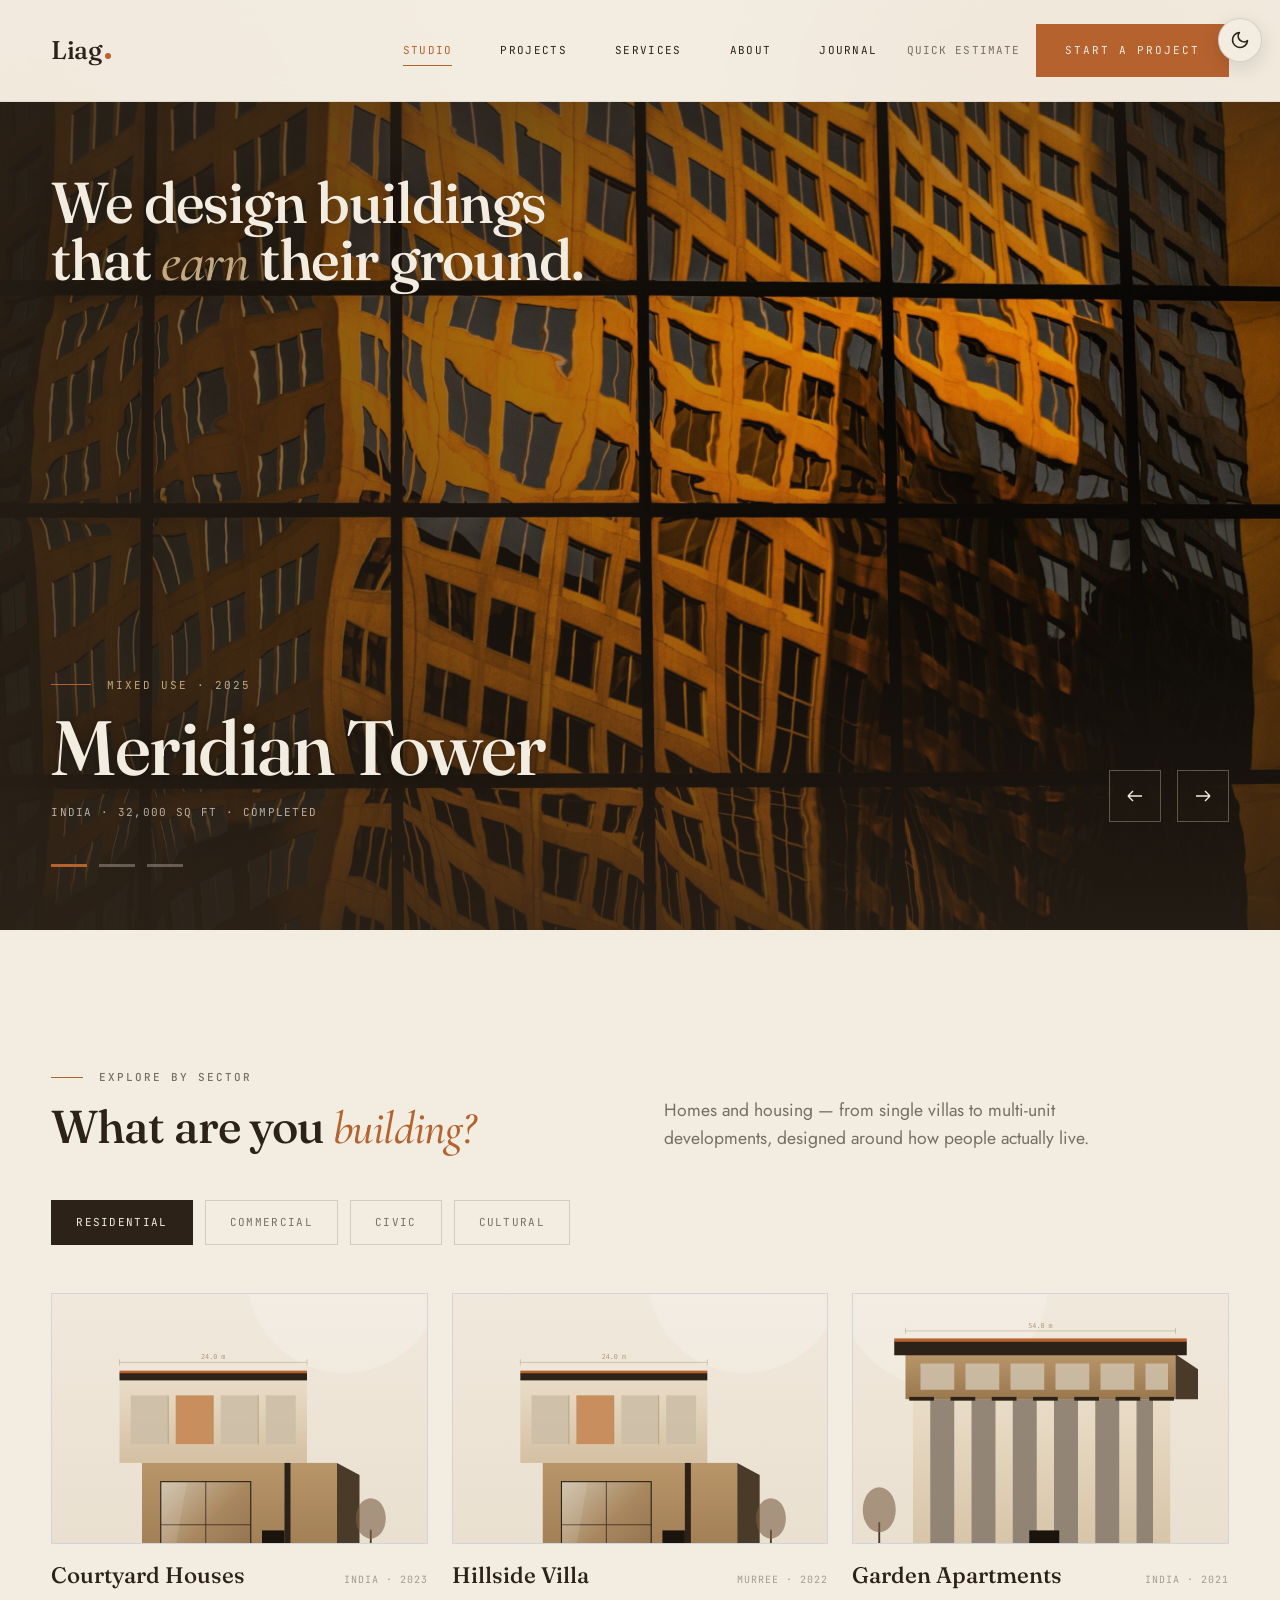
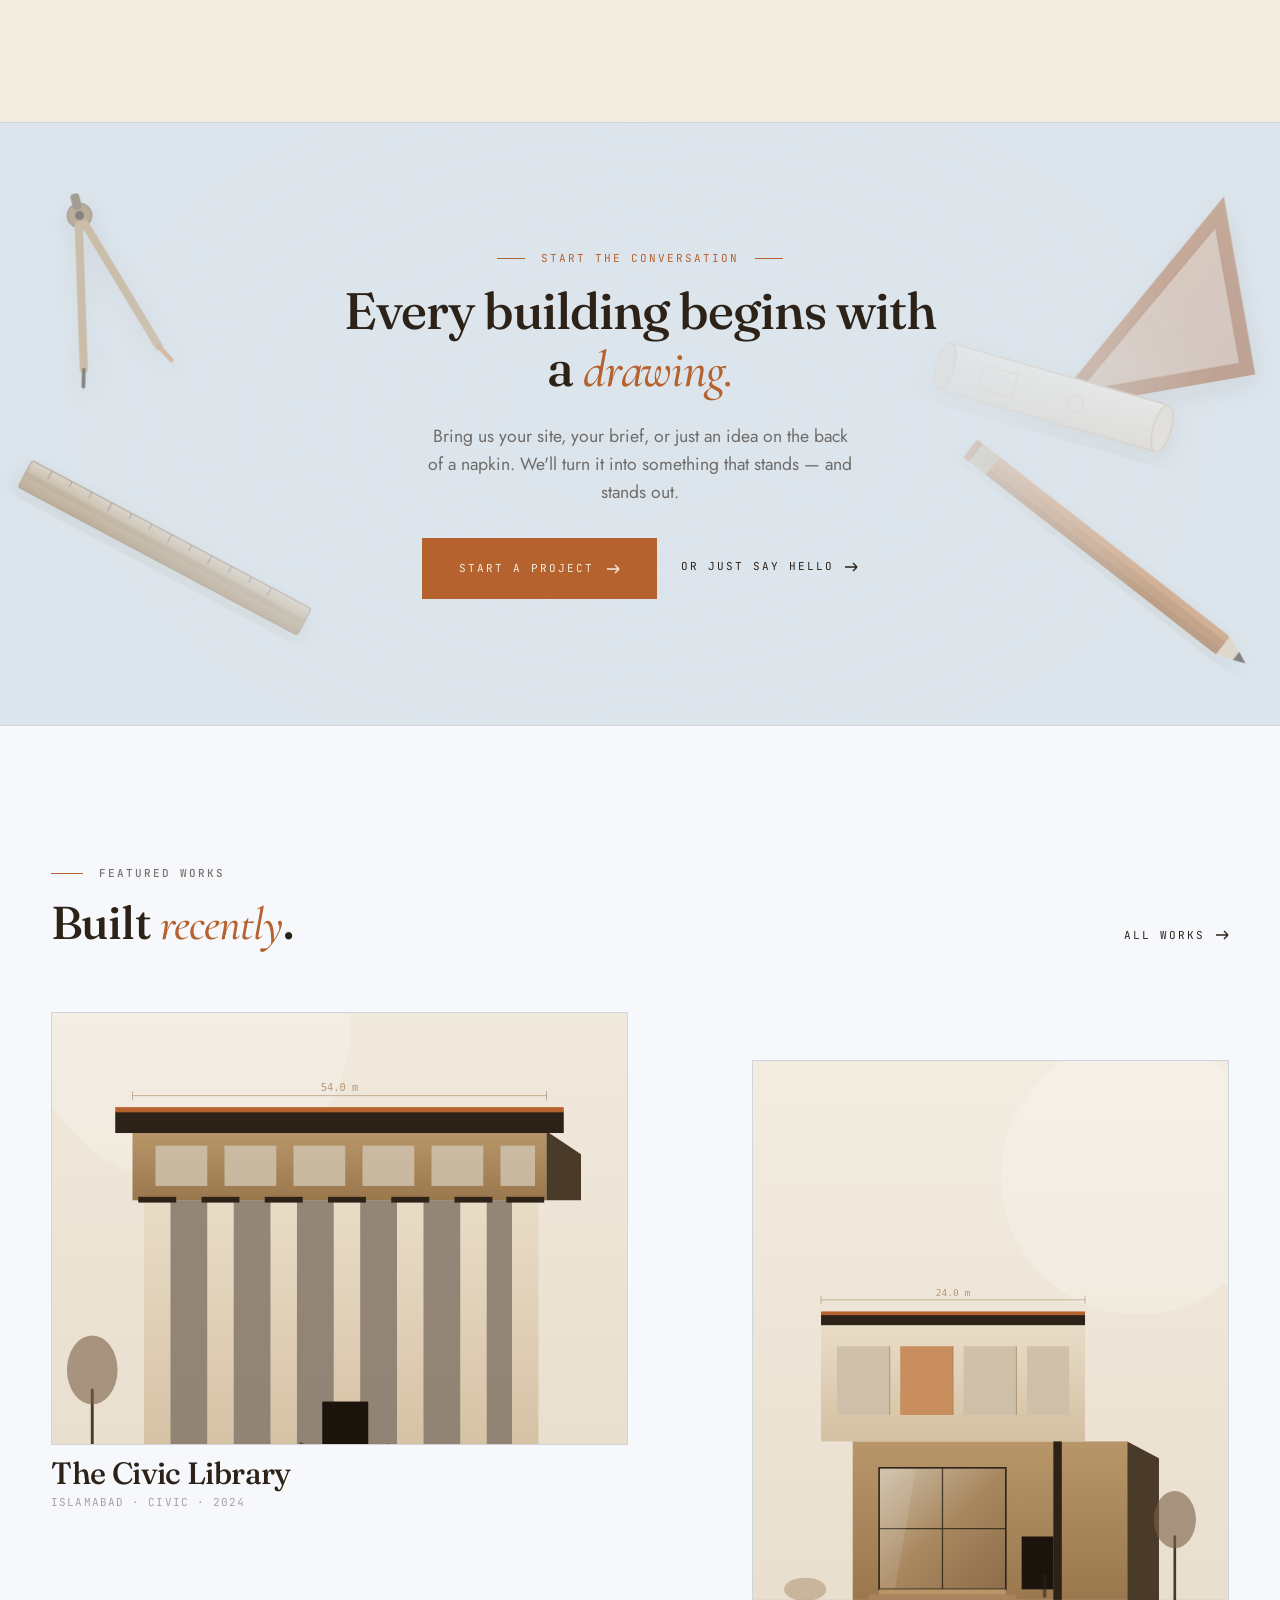
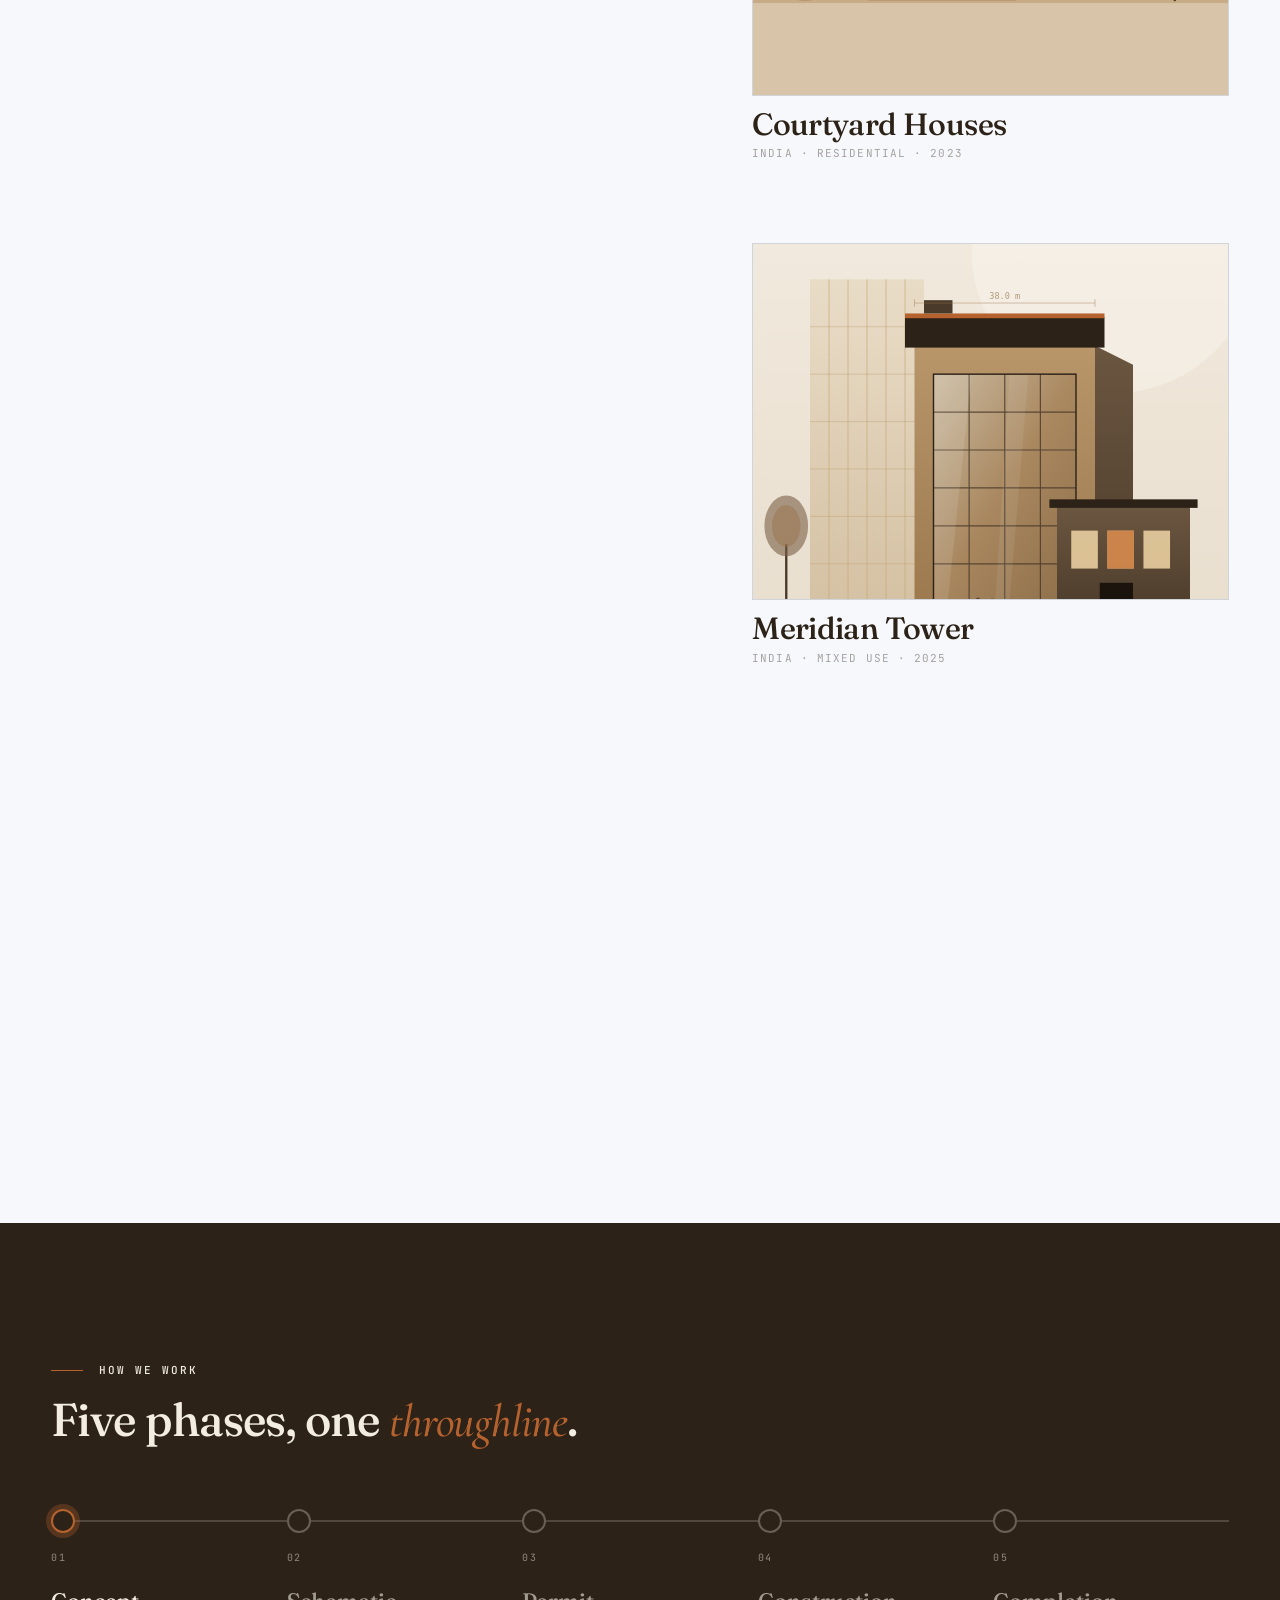
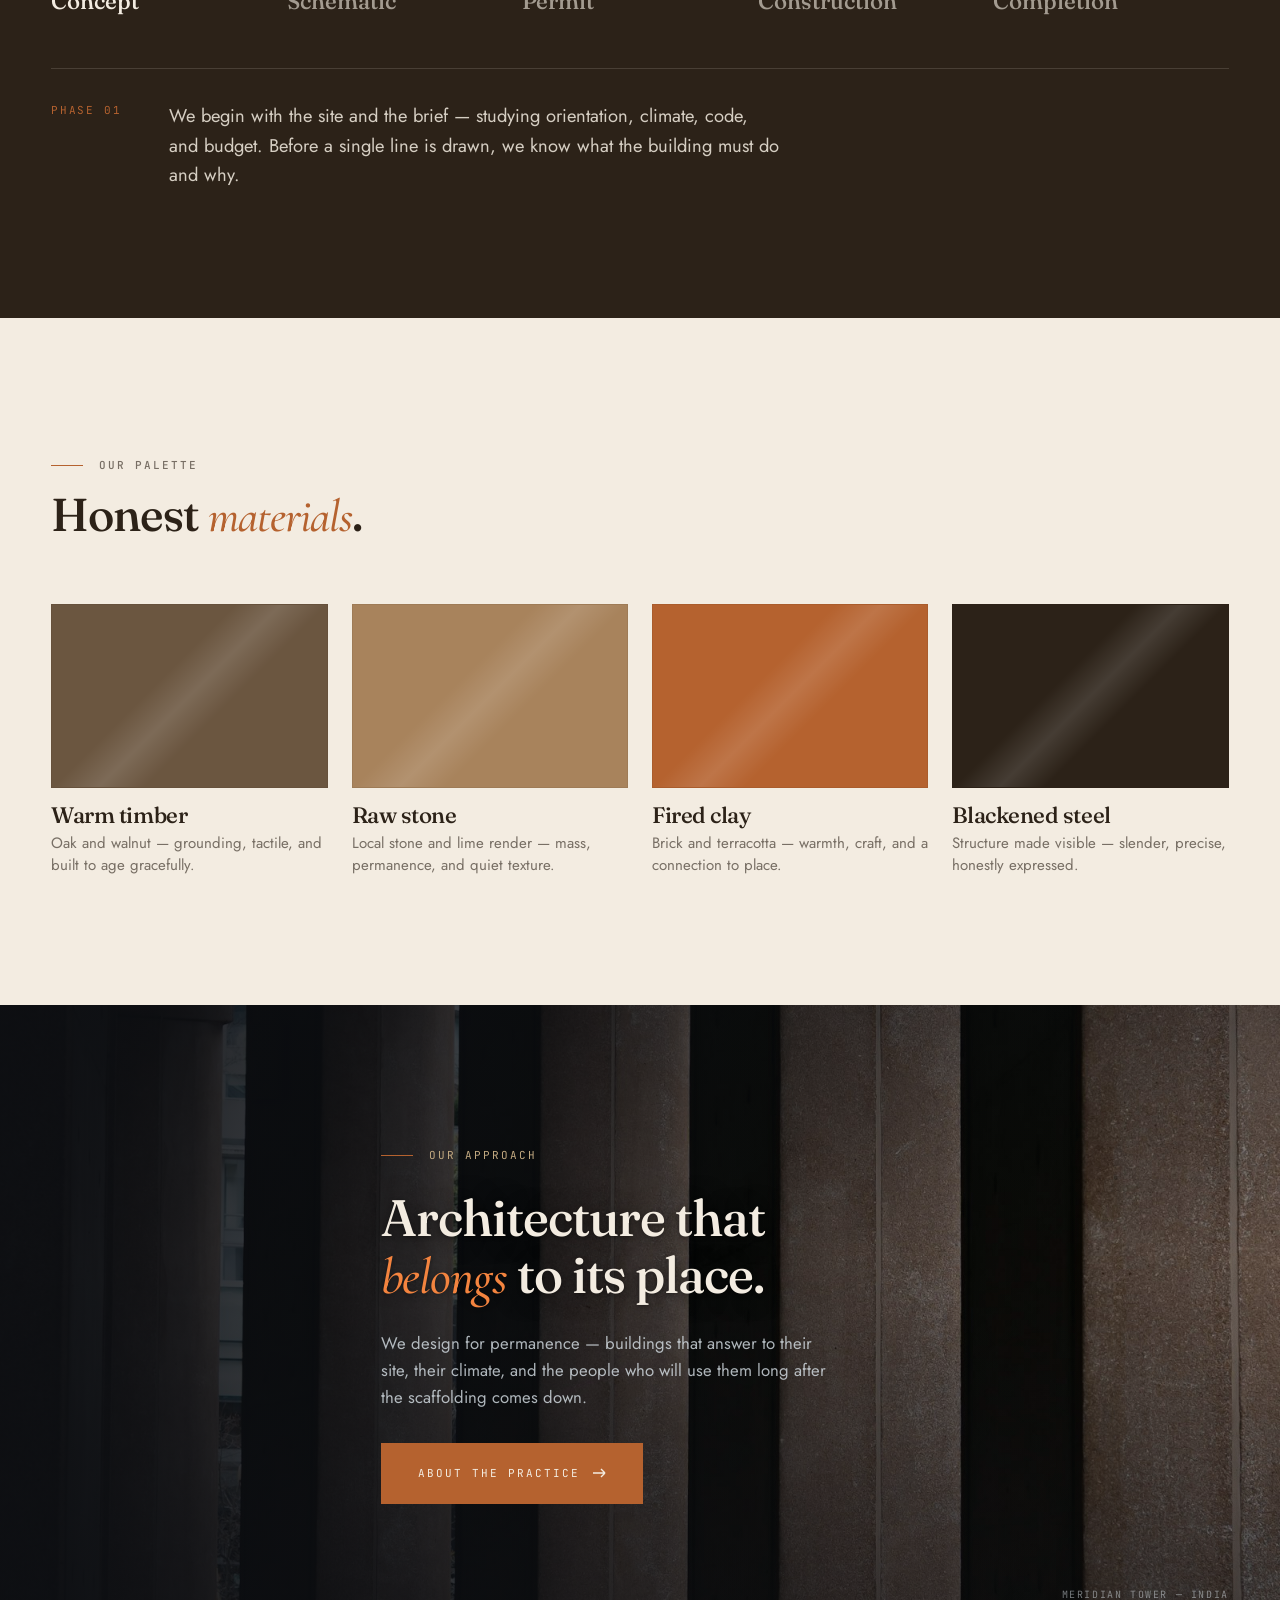
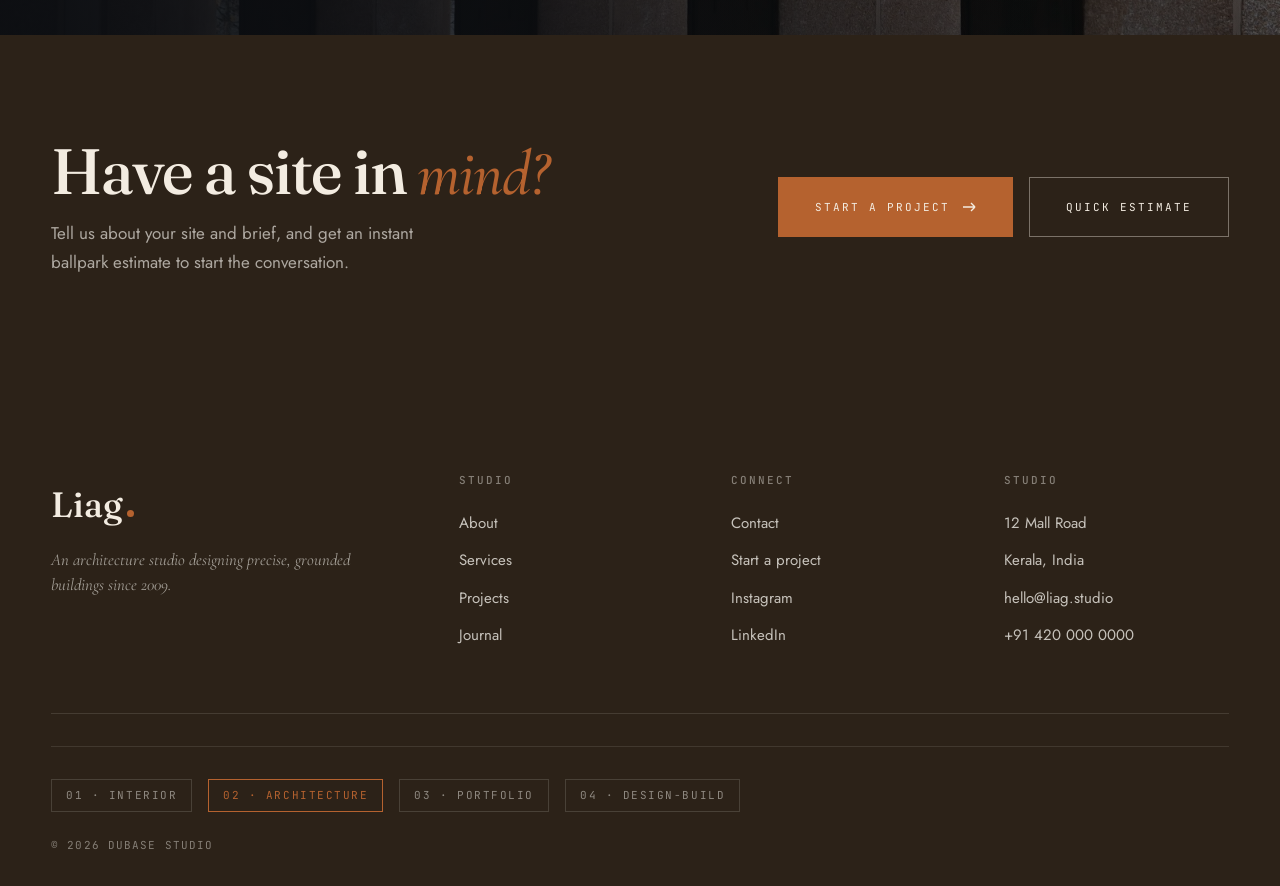
<file: architecture.html>
<!DOCTYPE html>
<html lang="en">


<head>
  <meta charset="UTF-8">
  <meta name="viewport" content="width=device-width, initial-scale=1.0">
  <meta name="theme-color" content="#2c2218">
  <meta name="description"
    content="Liag Architecture — a studio designing precise, grounded buildings across residential, commercial, civic, and cultural work. From concept to keystone.">
  <title>Liag — Architecture Firm</title>

  <link rel="preconnect" href="https://fonts.googleapis.com/">
  <link rel="preconnect" href="https://fonts.gstatic.com/" crossorigin>
  <link
    href="https://fonts.googleapis.com/css2?family=Fraunces:ital,opsz,wght@0,9..144,400;0,9..144,500;1,9..144,400&amp;family=Cormorant+Garamond:ital,wght@0,500;1,500&amp;family=Jost:wght@400;500&amp;family=JetBrains+Mono:wght@400;500&amp;display=swap"
    rel="stylesheet">

  <link rel="stylesheet" href="assets/css/root.css">
  <link rel="stylesheet" href="assets/css/base.css">
  <link rel="stylesheet" href="assets/css/components.css">
  <link rel="stylesheet" href="assets/css/pages.css">
  <link rel="stylesheet" href="assets/css/fx.css">
</head>

<body class="v-architecture">

  <a class="skip-link" href="#main">Skip to content</a>

  <!-- ===================== AMBIENT BACKGROUND FX ===================== -->
  <div class="fx-bg" aria-hidden="true">
    <span class="fx-aurora"></span>
    <span class="fx-orb fx-orb--1"></span>
    <span class="fx-orb fx-orb--2"></span>
    <span class="fx-orb fx-orb--3"></span>
  </div>
  <canvas class="fx-particles" aria-hidden="true"></canvas>
  <div class="fx-grain" aria-hidden="true"></div>
  <div class="fx-cursor" aria-hidden="true"></div>

  <!-- ===================== NAV ===================== -->
  <header class="nav" data-nav>
    <div class="container nav__inner">
      <a href="index.html" class="nav__brand">Liag<span class="nav__brand-dot" aria-hidden="true"></span></a>
      <nav class="nav__menu" aria-label="Primary">
        <a href="architecture.html" aria-current="page">Studio</a>
        <a href="projects.html">Projects</a>
        <a href="services.html">Services</a>
        <a href="about.html">About</a>
        <a href="blog.html">Journal</a>
      </nav>
      <div class="nav__actions">
        <button class="nav__estimate" data-open-modal="estimator-modal">Quick estimate</button>
        <button class="btn btn--primary" data-open-modal="inquiry-modal">Start a project</button>
        <button class="nav__toggle" data-nav-toggle aria-label="Open menu" aria-expanded="false">
          <span></span><span></span><span></span>
        </button>
      </div>
    </div>
  </header>

  <div class="nav__drawer" data-nav-drawer>
    <button class="nav__drawer-close" data-nav-close aria-label="Close menu">&times;</button>
    <nav class="nav__drawer-menu" aria-label="Mobile">
      <a href="architecture.html">Studio</a>
      <a href="projects.html">Projects</a>
      <a href="services.html">Services</a>
      <a href="about.html">About</a>
      <a href="blog.html">Journal</a>
    </nav>
    <div class="nav__drawer-footer">
      <button class="btn btn--outline btn--block" data-open-modal="estimator-modal"
        style="margin-bottom:var(--s-3);">Quick estimate</button>
      <button class="btn btn--primary btn--block" data-open-modal="inquiry-modal">Start a project</button>
    </div>
  </div>

  <main id="main">

    <!-- ===================== FULLSCREEN SLIDER HERO ===================== -->
    <section class="aslider" data-hero-slider>
      <div class="container aslider__statement">
        <h1>We design buildings that <em>earn</em> their ground.</h1>
      </div>

      <div class="aslider__track">
        <div class="aslide is-active" data-slide>
          <img class="aslide__img" data-swappable src="assets/images/photos/arch-hero-1.jpg"
            onerror="this.onerror=null;this.src='assets/images/arch-hero-wide.svg'"
            alt="A striking modern building facade in warm golden light">
          <div class="aslide__veil"></div>
          <div class="container aslide__content">
            <span class="aslide__tag">Mixed Use · 2025</span>
            <h2 class="aslide__title">Meridian Tower</h2>
            <p class="aslide__meta">India · 32,000 sq ft · Completed</p>
          </div>
        </div>
        <div class="aslide" data-slide>
          <img class="aslide__img" data-swappable src="assets/images/photos/arch-hero-2.jpg"
            onerror="this.onerror=null;this.src='assets/images/arch-hero-civic.svg'" alt="The Civic Library">
          <div class="aslide__veil"></div>
          <div class="container aslide__content">
            <span class="aslide__tag">Civic · 2024</span>
            <h2 class="aslide__title">The Civic Library</h2>
            <p class="aslide__meta">Islamabad · 48,000 sq ft · Completed</p>
          </div>
        </div>
        <div class="aslide" data-slide>
          <img class="aslide__img" data-swappable src="assets/images/photos/arch-hero-3.jpg"
            onerror="this.onerror=null;this.src='assets/images/arch-hero-cultural.svg'" alt="The Folded Museum">
          <div class="aslide__veil"></div>
          <div class="container aslide__content">
            <span class="aslide__tag">Cultural · 2024</span>
            <h2 class="aslide__title">The Folded Museum</h2>
            <p class="aslide__meta">India · 26,000 sq ft · In construction</p>
          </div>
        </div>
      </div>

      <div class="aslider__dots">
        <button class="aslider__dot is-active" data-slide-dot aria-label="Slide 1"></button>
        <button class="aslider__dot" data-slide-dot aria-label="Slide 2"></button>
        <button class="aslider__dot" data-slide-dot aria-label="Slide 3"></button>
      </div>
      <div class="aslider__controls">
        <button class="aslider__arrow" data-slide-prev aria-label="Previous">
          <svg width="16" height="12" viewBox="0 0 16 12" fill="none">
            <path d="M15 6H1M1 6l5-5M1 6l5 5" stroke="currentColor" stroke-width="1.4" />
          </svg>
        </button>
        <button class="aslider__arrow" data-slide-next aria-label="Next">
          <svg width="16" height="12" viewBox="0 0 16 12" fill="none">
            <path d="M1 6h14M15 6l-5-5M15 6l-5 5" stroke="currentColor" stroke-width="1.4" />
          </svg>
        </button>
      </div>
    </section>

    <!-- ===================== SECTOR EXPLORER ===================== -->
    <section class="section sector" data-sector-explorer>
      <div class="container">
        <div class="sector__head">
          <div class="reveal">
            <span class="eyebrow">Explore by sector</span>
            <h2 class="sector__title">What are you <span class="accent-word">building?</span></h2>
          </div>
          <p class="sector__blurb reveal reveal-delay-1" data-sector-blurb>&nbsp;</p>
        </div>

        <div class="sector__chips reveal">
          <button class="sector__chip is-active" data-sector="residential" aria-selected="true">Residential</button>
          <button class="sector__chip" data-sector="commercial" aria-selected="false">Commercial</button>
          <button class="sector__chip" data-sector="civic" aria-selected="false">Civic</button>
          <button class="sector__chip" data-sector="cultural" aria-selected="false">Cultural</button>
        </div>

        <div class="sector__grid">
          <!-- residential -->
          <a href="project-single.html" class="sector__item reveal" data-sector-item="residential">
            <div class="sector__item-media"><img src="assets/images/arch-resi.svg" alt="Courtyard Houses"></div>
            <div class="sector__item-body"><span class="sector__item-title">Courtyard Houses</span><span
                class="sector__item-meta">India · 2023</span></div>
          </a>
          <a href="project-single.html" class="sector__item reveal reveal-delay-1" data-sector-item="residential">
            <div class="sector__item-media"><img src="assets/images/arch-resi.svg" alt="The Hillside Villa"></div>
            <div class="sector__item-body"><span class="sector__item-title">Hillside Villa</span><span
                class="sector__item-meta">Murree · 2022</span></div>
          </a>
          <a href="project-single.html" class="sector__item reveal reveal-delay-2" data-sector-item="residential">
            <div class="sector__item-media"><img src="assets/images/arch-civic.svg" alt="Garden Apartments"></div>
            <div class="sector__item-body"><span class="sector__item-title">Garden Apartments</span><span
                class="sector__item-meta">India · 2021</span></div>
          </a>
          <!-- commercial -->
          <a href="project-single.html" class="sector__item reveal" data-sector-item="commercial">
            <div class="sector__item-media"><img src="assets/images/arch-building-a.svg" alt="Meridian Tower"></div>
            <div class="sector__item-body"><span class="sector__item-title">Meridian Tower</span><span
                class="sector__item-meta">India · 2025</span></div>
          </a>
          <a href="project-single.html" class="sector__item reveal reveal-delay-1" data-sector-item="commercial">
            <div class="sector__item-media"><img src="assets/images/arch-building-a.svg" alt="Riverside Offices"></div>
            <div class="sector__item-body"><span class="sector__item-title">Riverside Offices</span><span
                class="sector__item-meta">Karachi · 2023</span></div>
          </a>
          <a href="project-single.html" class="sector__item reveal reveal-delay-2" data-sector-item="commercial">
            <div class="sector__item-media"><img src="assets/images/arch-cultural.svg" alt="The Market Hall"></div>
            <div class="sector__item-body"><span class="sector__item-title">The Market Hall</span><span
                class="sector__item-meta">India · 2022</span></div>
          </a>
          <!-- civic -->
          <a href="project-single.html" class="sector__item reveal" data-sector-item="civic">
            <div class="sector__item-media"><img src="assets/images/arch-civic.svg" alt="The Civic Library"></div>
            <div class="sector__item-body"><span class="sector__item-title">The Civic Library</span><span
                class="sector__item-meta">Islamabad · 2024</span></div>
          </a>
          <a href="project-single.html" class="sector__item reveal reveal-delay-1" data-sector-item="civic">
            <div class="sector__item-media"><img src="assets/images/arch-resi.svg" alt="Community Centre"></div>
            <div class="sector__item-body"><span class="sector__item-title">Community Centre</span><span
                class="sector__item-meta">India · 2022</span></div>
          </a>
          <!-- cultural -->
          <a href="project-single.html" class="sector__item reveal" data-sector-item="cultural">
            <div class="sector__item-media"><img src="assets/images/arch-cultural.svg" alt="The Folded Museum"></div>
            <div class="sector__item-body"><span class="sector__item-title">The Folded Museum</span><span
                class="sector__item-meta">India · 2024</span></div>
          </a>
          <a href="project-single.html" class="sector__item reveal reveal-delay-1" data-sector-item="cultural">
            <div class="sector__item-media"><img src="assets/images/arch-civic.svg" alt="The Concert Pavilion"></div>
            <div class="sector__item-body"><span class="sector__item-title">Concert Pavilion</span><span
                class="sector__item-meta">Islamabad · 2023</span></div>
          </a>
        </div>
      </div>
    </section>

    <!-- ===================== IMAGE FEATURE BAND ===================== -->
    <section class="imgband">
      <div class="imgband__bgtools" aria-hidden="true">
        <img src="assets/images/arch-tools-wide.svg" alt="">
      </div>
      <div class="container imgband__inner reveal">
        <span class="imgband__eyebrow">Start the conversation</span>
        <h2 class="imgband__title">Every building begins with a <em>drawing.</em></h2>
        <p class="imgband__text">Bring us your site, your brief, or just an idea on the back of a napkin. We'll turn it
          into something that stands — and stands out.</p>
        <div class="imgband__actions">
          <button type="button" class="btn btn--primary btn--lg" data-open-modal="inquiry-modal">
            Start a project
            <svg width="14" height="10" viewBox="0 0 14 10" fill="none" aria-hidden="true">
              <path d="M1 5h12M13 5L9 1M13 5L9 9" stroke="currentColor" stroke-width="1.4" />
            </svg>
          </button>
          <a href="contact.html" class="link-arrow">Or just say hello
            <svg width="14" height="10" viewBox="0 0 14 10" fill="none" aria-hidden="true">
              <path d="M1 5h12M13 5L9 1M13 5L9 9" stroke="currentColor" stroke-width="1.4" />
            </svg>
          </a>
        </div>
      </div>
    </section>

    <!-- ===================== OFFSET ASYMMETRIC WORKS ===================== -->
    <section class="section offset-works">
      <div class="container">
        <div class="block-head block-head--row reveal">
          <div>
            <span class="eyebrow">Featured works</span>
            <h2 class="block-head__title">Built <span class="accent-word">recently</span>.</h2>
          </div>
          <a href="projects.html" class="link-arrow">All works
            <svg width="14" height="10" viewBox="0 0 14 10" fill="none" aria-hidden="true">
              <path d="M1 5h12M13 5L9 1M13 5L9 9" stroke="currentColor" stroke-width="1.4" />
            </svg>
          </a>
        </div>
        <div class="offset-grid">
          <a href="project-single.html" class="offset-card offset-card--a reveal">
            <div class="offset-card__media"><img src="assets/images/arch-civic.svg" alt="The Civic Library"></div>
            <div class="offset-card__body">
              <h3 class="offset-card__title">The Civic Library</h3>
              <p class="offset-card__meta">Islamabad · Civic · 2024</p>
            </div>
          </a>
          <a href="project-single.html" class="offset-card offset-card--b reveal reveal-delay-1">
            <div class="offset-card__media"><img src="assets/images/arch-resi.svg" alt="Courtyard Houses"></div>
            <div class="offset-card__body">
              <h3 class="offset-card__title">Courtyard Houses</h3>
              <p class="offset-card__meta">India · Residential · 2023</p>
            </div>
          </a>
          <a href="project-single.html" class="offset-card offset-card--c reveal">
            <div class="offset-card__media"><img src="assets/images/arch-cultural.svg" alt="The Folded Museum"></div>
            <div class="offset-card__body">
              <h3 class="offset-card__title">The Folded Museum</h3>
              <p class="offset-card__meta">India · Cultural · 2024</p>
            </div>
          </a>
          <a href="project-single.html" class="offset-card offset-card--d reveal reveal-delay-1">
            <div class="offset-card__media"><img src="assets/images/arch-building-a.svg" alt="Meridian Tower"></div>
            <div class="offset-card__body">
              <h3 class="offset-card__title">Meridian Tower</h3>
              <p class="offset-card__meta">India · Mixed Use · 2025</p>
            </div>
          </a>
        </div>
      </div>
    </section>

    <!-- ===================== PROCESS TIMELINE ===================== -->
    <section class="section timeline" data-timeline>
      <div class="container">
        <div class="block-head reveal">
          <span class="eyebrow">How we work</span>
          <h2 class="block-head__title">Five phases, one <span class="accent-word">throughline</span>.</h2>
        </div>

        <div class="timeline__track reveal">
          <div class="timeline__line"></div>
          <div class="timeline__fill" data-timeline-fill></div>
          <button class="timeline__node" data-phase tabindex="0">
            <span class="timeline__dot"></span>
            <span class="timeline__num">01</span>
            <span class="timeline__label">Concept</span>
          </button>
          <button class="timeline__node" data-phase tabindex="0">
            <span class="timeline__dot"></span>
            <span class="timeline__num">02</span>
            <span class="timeline__label">Schematic</span>
          </button>
          <button class="timeline__node" data-phase tabindex="0">
            <span class="timeline__dot"></span>
            <span class="timeline__num">03</span>
            <span class="timeline__label">Permit</span>
          </button>
          <button class="timeline__node" data-phase tabindex="0">
            <span class="timeline__dot"></span>
            <span class="timeline__num">04</span>
            <span class="timeline__label">Construction</span>
          </button>
          <button class="timeline__node" data-phase tabindex="0">
            <span class="timeline__dot"></span>
            <span class="timeline__num">05</span>
            <span class="timeline__label">Completion</span>
          </button>
        </div>

        <div class="timeline__panels">
          <div class="timeline__panel is-active" data-phase-panel>
            <span class="timeline__panel-phase">Phase 01</span>
            <p class="timeline__panel-text">We begin with the site and the brief — studying orientation, climate, code,
              and budget. Before a single line is drawn, we know what the building must do and why.</p>
          </div>
          <div class="timeline__panel" data-phase-panel>
            <span class="timeline__panel-phase">Phase 02</span>
            <p class="timeline__panel-text">Form takes shape. Massing, volume, and relationship to site are tested
              through models and drawings until the core idea is undeniable and the plan resolves.</p>
          </div>
          <div class="timeline__panel" data-phase-panel>
            <span class="timeline__panel-phase">Phase 03</span>
            <p class="timeline__panel-text">We coordinate structure, systems, and detail with engineers and consultants
              — producing the complete, code-compliant set required to secure permits.</p>
          </div>
          <div class="timeline__panel" data-phase-panel>
            <span class="timeline__panel-phase">Phase 04</span>
            <p class="timeline__panel-text">We stay on site through construction administration — reviewing submittals,
              resolving conditions, and protecting the design intent from drawing to build.</p>
          </div>
          <div class="timeline__panel" data-phase-panel>
            <span class="timeline__panel-phase">Phase 05</span>
            <p class="timeline__panel-text">Handover. The building is commissioned, documented, and delivered — and we
              return after a season to see how it lives, and learn for the next one.</p>
          </div>
        </div>
      </div>
    </section>

    <!-- ===================== MATERIALS STRIP ===================== -->
    <section class="section materials">
      <div class="container">
        <div class="block-head reveal">
          <span class="eyebrow">Our palette</span>
          <h2 class="block-head__title">Honest <span class="accent-word">materials</span>.</h2>
        </div>
        <div class="materials__grid">
          <div class="material reveal">
            <div class="material__swatch" style="background:#6b5640;"></div>
            <h3 class="material__name">Warm timber</h3>
            <p class="material__desc">Oak and walnut — grounding, tactile, and built to age gracefully.</p>
          </div>
          <div class="material reveal reveal-delay-1">
            <div class="material__swatch" style="background:#a8835c;"></div>
            <h3 class="material__name">Raw stone</h3>
            <p class="material__desc">Local stone and lime render — mass, permanence, and quiet texture.</p>
          </div>
          <div class="material reveal reveal-delay-2">
            <div class="material__swatch" style="background:#b5622f;"></div>
            <h3 class="material__name">Fired clay</h3>
            <p class="material__desc">Brick and terracotta — warmth, craft, and a connection to place.</p>
          </div>
          <div class="material reveal reveal-delay-3">
            <div class="material__swatch" style="background:#2c2218;"></div>
            <h3 class="material__name">Blackened steel</h3>
            <p class="material__desc">Structure made visible — slender, precise, honestly expressed.</p>
          </div>
        </div>
      </div>
    </section>



    <!-- ===================== FULL-BLEED SHOWCASE ===================== -->
    <section class="showcase">
      <!-- To use a real photo: replace src below with your image path (recommended 1600px wide). -->
      <img class="showcase__img" data-swappable src="assets/images/photos/arch-showcase.jpg"
        onerror="this.onerror=null;this.src='assets/images/arch-dark.svg'"
        alt="A bold concrete architectural interior with dramatic light and shadow">
      <div class="showcase__veil"></div>
      <div class="container showcase__inner reveal">
        <span class="showcase__eyebrow">Our approach</span>
        <h2 class="showcase__title">Architecture that <em>belongs</em> to its place.</h2>
        <p class="showcase__text">
          We design for permanence — buildings that answer to their site, their climate,
          and the people who will use them long after the scaffolding comes down.
        </p>
        <a href="about.html" class="btn btn--primary btn--lg showcase__cta">
          About the practice
          <svg width="14" height="10" viewBox="0 0 14 10" fill="none" aria-hidden="true">
            <path d="M1 5h12M13 5L9 1M13 5L9 9" stroke="currentColor" stroke-width="1.4" />
          </svg>
        </a>
      </div>
      <span class="showcase__meta">Meridian Tower — India</span>
    </section>

    <!-- ===================== CTA BAND ===================== -->
    <section class="cta-band">
      <div class="container cta-band__inner reveal">
        <div>
          <h2 class="cta-band__title">Have a site in <span class="accent-word">mind?</span></h2>
          <p class="cta-band__sub">Tell us about your site and brief, and get an instant ballpark estimate to start the
            conversation.</p>
        </div>
        <div class="cta-band__actions">
          <button type="button" class="btn btn--primary btn--lg" data-open-modal="inquiry-modal">
            Start a project
            <svg width="14" height="10" viewBox="0 0 14 10" fill="none" aria-hidden="true">
              <path d="M1 5h12M13 5L9 1M13 5L9 9" stroke="currentColor" stroke-width="1.4" />
            </svg>
          </button>
          <button class="btn btn--outline btn--lg" data-open-modal="estimator-modal"
            style="border-color: rgba(243,236,225,0.4); color: var(--paper);">
            Quick estimate
          </button>
        </div>
      </div>
    </section>

  </main>

  <!-- ===================== FOOTER ===================== -->
  <footer class="footer">
    <div class="container">
      <div class="footer__top">
        <div>
          <div class="footer__brand">Liag<span class="footer__brand-dot" aria-hidden="true"></span></div>
          <p class="footer__tagline">An architecture studio designing precise, grounded buildings since 2009.</p>
        </div>
        <div>
          <h4 class="footer__col-title">Studio</h4>
          <ul class="footer__list">
            <li><a href="about.html">About</a></li>
            <li><a href="services.html">Services</a></li>
            <li><a href="projects.html">Projects</a></li>
            <li><a href="blog.html">Journal</a></li>
          </ul>
        </div>
        <div>
          <h4 class="footer__col-title">Connect</h4>
          <ul class="footer__list">
            <li><a href="contact.html">Contact</a></li>
            <li><a href="estimate.html">Start a project</a></li>
            <li><a href="#">Instagram</a></li>
            <li><a href="#">LinkedIn</a></li>
          </ul>
        </div>
        <div>
          <h4 class="footer__col-title">Studio</h4>
          <ul class="footer__list">
            <li>12 Mall Road</li>
            <li>Kerala, India</li>
            <li>hello@liag.studio</li>
            <li>+91 420 000 0000</li>
          </ul>
        </div>
      </div>
      <div class="footer__variants">
        <a href="index.html">01 · Interior</a>
        <a href="architecture.html" aria-current="page">02 · Architecture</a>
        <a href="portfolio.html">03 · Portfolio</a>
        <a href="studio.html">04 · Design-Build</a>
      </div>
      <div class="footer__bottom">
        <span>© <span data-year>2026</span> Dubase Studio</span>

      </div>
    </div>
  </footer>

  <!-- ===================== ESTIMATOR POPUP ===================== -->
  <div class="modal" id="estimator-modal" aria-hidden="true">
    <div class="modal__overlay" data-modal-close></div>
    <div class="modal__panel" role="dialog" aria-modal="true" aria-label="Quick project estimate">
      <button class="modal__close" data-modal-close aria-label="Close">&times;</button>
      <div class="estimator" data-estimator>
        <div class="estimator__progress" aria-hidden="true">
          <span class="estimator__pip"></span><span class="estimator__pip"></span>
          <span class="estimator__pip"></span><span class="estimator__pip"></span>
        </div>
        <div data-est-steps>
          <div class="estimator__step is-active">
            <span class="estimator__step-label">Step 01 / 04</span>
            <h3 class="estimator__step-title">What kind of <em>project</em> is it?</h3>
            <div class="opt-grid opt-grid--2">
              <label class="opt"><input type="radio" name="m-type" value="residential" data-est="type" checked><span
                  class="opt__title">Residential</span><span class="opt__desc">A home, villa, or housing.</span></label>
              <label class="opt"><input type="radio" name="m-type" value="commercial" data-est="type"><span
                  class="opt__title">Commercial</span><span class="opt__desc">Office, retail, or mixed
                  use.</span></label>
              <label class="opt"><input type="radio" name="m-type" value="renovation" data-est="type"><span
                  class="opt__title">Adaptive reuse</span><span class="opt__desc">Reworking an existing
                  structure.</span></label>
              <label class="opt"><input type="radio" name="m-type" value="newbuild" data-est="type"><span
                  class="opt__title">New build</span><span class="opt__desc">Ground-up on a clear site.</span></label>
            </div>
          </div>
          <div class="estimator__step">
            <span class="estimator__step-label">Step 02 / 04</span>
            <h3 class="estimator__step-title">How <em>large</em> is the build?</h3>
            <div class="range-row">
              <input type="range" min="500" max="20000" step="100" value="3000" data-est="area"
                aria-label="Area in square feet">
              <span class="range-val" data-est-area-label>3000 <span>sq ft</span></span>
            </div>
            <p class="estimator__step-label" style="margin-top: var(--s-6);">Scope of work</p>
            <div class="opt-grid opt-grid--3" style="margin-top: var(--s-3);">
              <label class="opt"><input type="radio" name="m-scope" value="consultation" data-est="scope"><span
                  class="opt__title">Concept</span><span class="opt__price">From 25%</span></label>
              <label class="opt"><input type="radio" name="m-scope" value="partial" data-est="scope"><span
                  class="opt__title">To permit</span><span class="opt__price">From 65%</span></label>
              <label class="opt"><input type="radio" name="m-scope" value="full" data-est="scope" checked><span
                  class="opt__title">Full service</span><span class="opt__price">Complete</span></label>
            </div>
          </div>
          <div class="estimator__step">
            <span class="estimator__step-label">Step 03 / 04</span>
            <h3 class="estimator__step-title">What <em>finish</em> level?</h3>
            <div class="opt-grid">
              <label class="opt"><input type="radio" name="m-finish" value="essential" data-est="finish"><span
                  class="opt__title">Standard</span><span class="opt__desc">Efficient, durable, code-compliant
                  construction.</span></label>
              <label class="opt"><input type="radio" name="m-finish" value="premium" data-est="finish" checked><span
                  class="opt__title">Premium</span><span class="opt__desc">Elevated materials and custom
                  detailing.</span></label>
              <label class="opt"><input type="radio" name="m-finish" value="luxury" data-est="finish"><span
                  class="opt__title">Signature</span><span class="opt__desc">Bespoke throughout — landmark
                  quality.</span></label>
            </div>
            <div class="estimate-readout">
              <span class="estimate-readout__label">Estimated range</span>
              <span class="estimate-readout__value" data-est-readout>—</span>
            </div>
          </div>
          <div class="estimator__step">
            <span class="estimator__step-label">Step 04 / 04</span>
            <h3 class="estimator__step-title">Where do we <em>send</em> it?</h3>
            <div class="stack">
              <div class="field">
                <label class="field__label" for="am-name">Name <span class="req">*</span></label>
                <input class="field__input" id="am-name" type="text" required data-est="name" placeholder="Your name">
                <span class="field-error">Please enter your name</span>
              </div>
              <div class="field">
                <label class="field__label" for="am-email">Email <span class="req">*</span></label>
                <input class="field__input" id="am-email" type="email" required data-est="email"
                  placeholder="you@example.com">
                <span class="field-error">Please enter a valid email</span>
              </div>
            </div>
            <div class="estimate-readout">
              <span class="estimate-readout__label">Your estimate</span>
              <span class="estimate-readout__value" data-est-readout>—</span>
            </div>
          </div>
        </div>
        <div class="estimator__nav">
          <button class="btn btn--ghost" data-est-prev>Back</button>
          <button class="btn btn--primary" data-est-next>Continue</button>
        </div>
        <div class="estimator__success">
          <div class="estimator__success-icon" aria-hidden="true">
            <svg width="28" height="28" viewBox="0 0 24 24" fill="none" stroke="currentColor" stroke-width="2.5">
              <polyline points="20 6 9 17 4 12" />
            </svg>
          </div>
          <h3 class="estimator__step-title" style="margin-bottom: var(--s-3);">Request <em>received.</em></h3>
          <p class="lead" style="margin-bottom: var(--s-5);">Your estimated range is <strong data-est-final>—</strong>.
            We'll be in touch within one working day to talk through the details.</p>
          <a href="projects.html" class="btn btn--dark">Meanwhile, see our works</a>
        </div>
      </div>
    </div>
  </div>

  <script src="assets/js/main.js"></script>

  <!-- ===================== PROJECT INQUIRY POPUP ===================== -->
  <div class="modal" id="inquiry-modal" aria-hidden="true">
    <div class="modal__overlay" data-modal-close></div>
    <div class="modal__panel" role="dialog" aria-modal="true" aria-label="Start a project">
      <button class="modal__close" data-modal-close aria-label="Close">&times;</button>
      <div class="estimator" data-inquiry>
        <div class="estimator__progress" aria-hidden="true">
          <span class="estimator__pip"></span><span class="estimator__pip"></span>
          <span class="estimator__pip"></span><span class="estimator__pip"></span>
        </div>
        <div data-inq-steps>
          <div class="estimator__step is-active">
            <span class="estimator__step-label">Step 01 / 04</span>
            <h3 class="estimator__step-title">What can we <em>help</em> with?</h3>
            <div class="opt-grid opt-grid--2">
              <label class="opt"><input type="radio" name="i-type" value="architecture" data-inq="type" checked><span
                  class="opt__title">Architecture</span><span class="opt__desc">A new building or
                  extension.</span></label>
              <label class="opt"><input type="radio" name="i-type" value="interior" data-inq="type"><span
                  class="opt__title">Interior design</span><span class="opt__desc">Designing an existing
                  space.</span></label>
              <label class="opt"><input type="radio" name="i-type" value="both" data-inq="type"><span
                  class="opt__title">Both</span><span class="opt__desc">Structure and interior together.</span></label>
              <label class="opt"><input type="radio" name="i-type" value="consult" data-inq="type"><span
                  class="opt__title">Consultation</span><span class="opt__desc">Advice or a second
                  opinion.</span></label>
            </div>
          </div>
          <div class="estimator__step">
            <span class="estimator__step-label">Step 02 / 04</span>
            <h3 class="estimator__step-title">Rough <em>budget</em>?</h3>
            <div class="opt-grid opt-grid--2">
              <label class="opt"><input type="radio" name="i-budget" value="lt50" data-inq="budget" checked><span
                  class="opt__title">Under $50k</span></label>
              <label class="opt"><input type="radio" name="i-budget" value="50-150" data-inq="budget"><span
                  class="opt__title">$50k – $150k</span></label>
              <label class="opt"><input type="radio" name="i-budget" value="150-500" data-inq="budget"><span
                  class="opt__title">$150k – $500k</span></label>
              <label class="opt"><input type="radio" name="i-budget" value="gt500" data-inq="budget"><span
                  class="opt__title">$500k+</span></label>
            </div>
            <p class="estimator__step-label" style="margin-top:var(--s-6);">Timeline</p>
            <div class="opt-grid opt-grid--3" style="margin-top:var(--s-3);">
              <label class="opt"><input type="radio" name="i-time" value="asap" data-inq="timeline" checked><span
                  class="opt__title">ASAP</span></label>
              <label class="opt"><input type="radio" name="i-time" value="3-6m" data-inq="timeline"><span
                  class="opt__title">3–6 months</span></label>
              <label class="opt"><input type="radio" name="i-time" value="exploring" data-inq="timeline"><span
                  class="opt__title">Exploring</span></label>
            </div>
          </div>
          <div class="estimator__step">
            <span class="estimator__step-label">Step 03 / 04</span>
            <h3 class="estimator__step-title">Tell us <em>more</em>.</h3>
            <div class="field">
              <label class="field__label" for="i-msg">Project details</label>
              <textarea class="field__input" id="i-msg" rows="5" data-inq="message"
                placeholder="Location, size, what you have in mind..."></textarea>
            </div>
          </div>
          <div class="estimator__step">
            <span class="estimator__step-label">Step 04 / 04</span>
            <h3 class="estimator__step-title">Where do we <em>reach</em> you?</h3>
            <div class="stack">
              <div class="field">
                <label class="field__label" for="i-name">Name <span class="req">*</span></label>
                <input class="field__input" id="i-name" type="text" required data-inq="name" placeholder="Your name">
                <span class="field-error">Please enter your name</span>
              </div>
              <div class="field">
                <label class="field__label" for="i-email">Email <span class="req">*</span></label>
                <input class="field__input" id="i-email" type="email" required data-inq="email"
                  placeholder="you@example.com">
                <span class="field-error">Please enter a valid email</span>
              </div>
            </div>
            <div class="estimate-readout">
              <span class="estimate-readout__label">Your request</span>
              <span class="estimate-readout__value" data-inq-summary
                style="font-size:0.9rem;display:flex;gap:10px;flex-wrap:wrap;"></span>
            </div>
          </div>
        </div>
        <div class="estimator__nav">
          <button class="btn btn--ghost" data-inq-prev>Back</button>
          <button class="btn btn--primary" data-inq-next>Continue</button>
        </div>
        <div class="estimator__success">
          <div class="estimator__success-icon" aria-hidden="true">
            <svg width="28" height="28" viewBox="0 0 24 24" fill="none" stroke="currentColor" stroke-width="2.5">
              <polyline points="20 6 9 17 4 12" />
            </svg>
          </div>
          <h3 class="estimator__step-title" style="margin-bottom:var(--s-3);">Request <em>sent.</em></h3>
          <p class="lead" style="margin-bottom:var(--s-5);">Thanks — we've got your project details and will be in touch
            within one working day.</p>
          <button class="btn btn--dark" data-modal-close>Close</button>
        </div>
      </div>
    </div>
  </div>

  <!-- ===================== CUSTOMIZER PANEL (demo) ===================== -->
  <aside class="customizer" data-customizer aria-label="Theme customizer">
    <button class="customizer__toggle" data-cz-toggle aria-label="Customize theme">
      <svg width="20" height="20" viewBox="0 0 24 24" fill="none" stroke="currentColor" stroke-width="1.6">
        <circle cx="12" cy="12" r="3" />
        <path d="M12 1v4M12 19v4M4.2 4.2l2.8 2.8M17 17l2.8 2.8M1 12h4M19 12h4M4.2 19.8l2.8-2.8M17 7l2.8-2.8" />
      </svg>
    </button>
    <div class="customizer__body" data-cz-body>
      <p class="customizer__title">Accent colour</p>
      <div class="customizer__row">
        <div class="customizer__swatches">
          <button class="cz-swatch" data-cz-accent="#2f6fb0" data-cz-accent-deep="#245a93" style="background:#2f6fb0"
            aria-label="Azure"></button>
          <button class="cz-swatch" data-cz-accent="#b5622f" data-cz-accent-deep="#944c22" style="background:#b5622f"
            aria-label="Clay"></button>
          <button class="cz-swatch" data-cz-accent="#9c6b43" data-cz-accent-deep="#7e5433" style="background:#9c6b43"
            aria-label="Bronze"></button>
          <button class="cz-swatch" data-cz-accent="#5e7c5a" data-cz-accent-deep="#4a6347" style="background:#5e7c5a"
            aria-label="Sage"></button>
          <button class="cz-swatch" data-cz-accent="#8a5a7a" data-cz-accent-deep="#6f4762" style="background:#8a5a7a"
            aria-label="Plum"></button>
          <button class="cz-swatch" data-cz-accent="#3f3f46" data-cz-accent-deep="#2c2c31" style="background:#3f3f46"
            aria-label="Graphite"></button>
        </div>
      </div>
      <p class="customizer__title">Appearance</p>
      <div class="customizer__row">
        <button class="customizer__dark" data-cz-dark>
          <span data-cz-dark-label>Dark mode</span>
          <svg width="16" height="16" viewBox="0 0 24 24" fill="none" stroke="currentColor" stroke-width="1.6">
            <path d="M21 12.8A9 9 0 1111.2 3 7 7 0 0021 12.8z" />
          </svg>
        </button>
      </div>
      <p class="customizer__title">Header</p>
      <div class="customizer__row">
        <button class="customizer__dark" data-cz-sticky>
          <span data-cz-sticky-label>Sticky header</span>
          <svg width="16" height="16" viewBox="0 0 24 24" fill="none" stroke="currentColor" stroke-width="1.6">
            <path d="M4 6h16M4 12h16M4 18h10" />
          </svg>
        </button>
      </div>
      <p class="customizer__title">Demo images</p>
      <div class="customizer__row">
        <button class="customizer__dark" data-imgswap-toggle>
          <span data-imgswap-label>Try your images</span>
          <svg width="16" height="16" viewBox="0 0 24 24" fill="none" stroke="currentColor" stroke-width="1.6">
            <path d="M21 15v4a2 2 0 01-2 2H5a2 2 0 01-2-2v-4" />
            <polyline points="17 8 12 3 7 8" />
            <line x1="12" y1="3" x2="12" y2="15" />
          </svg>
        </button>
      </div>
      <p class="customizer__note">Live demo — shows how easily the theme recolours. Set defaults in root.css.</p>
    </div>
  </aside>

</body>


</html>
</file>
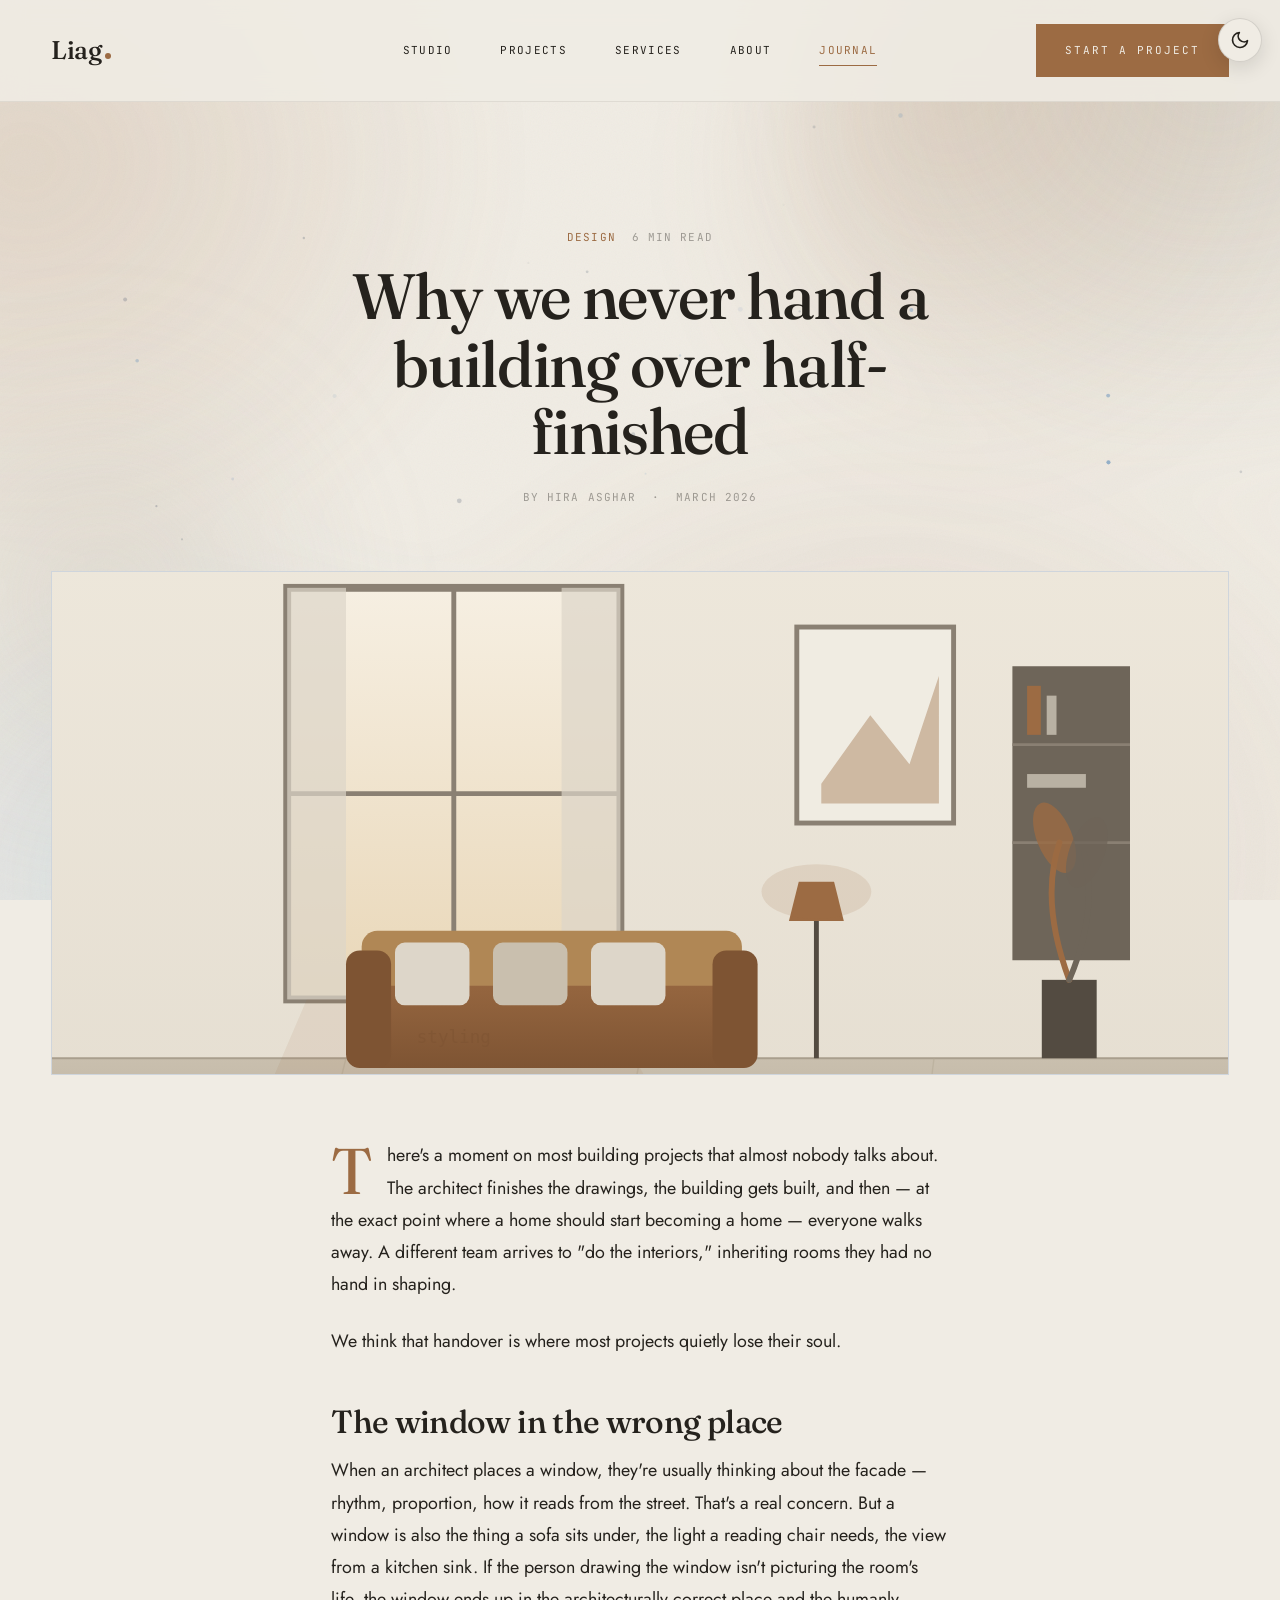
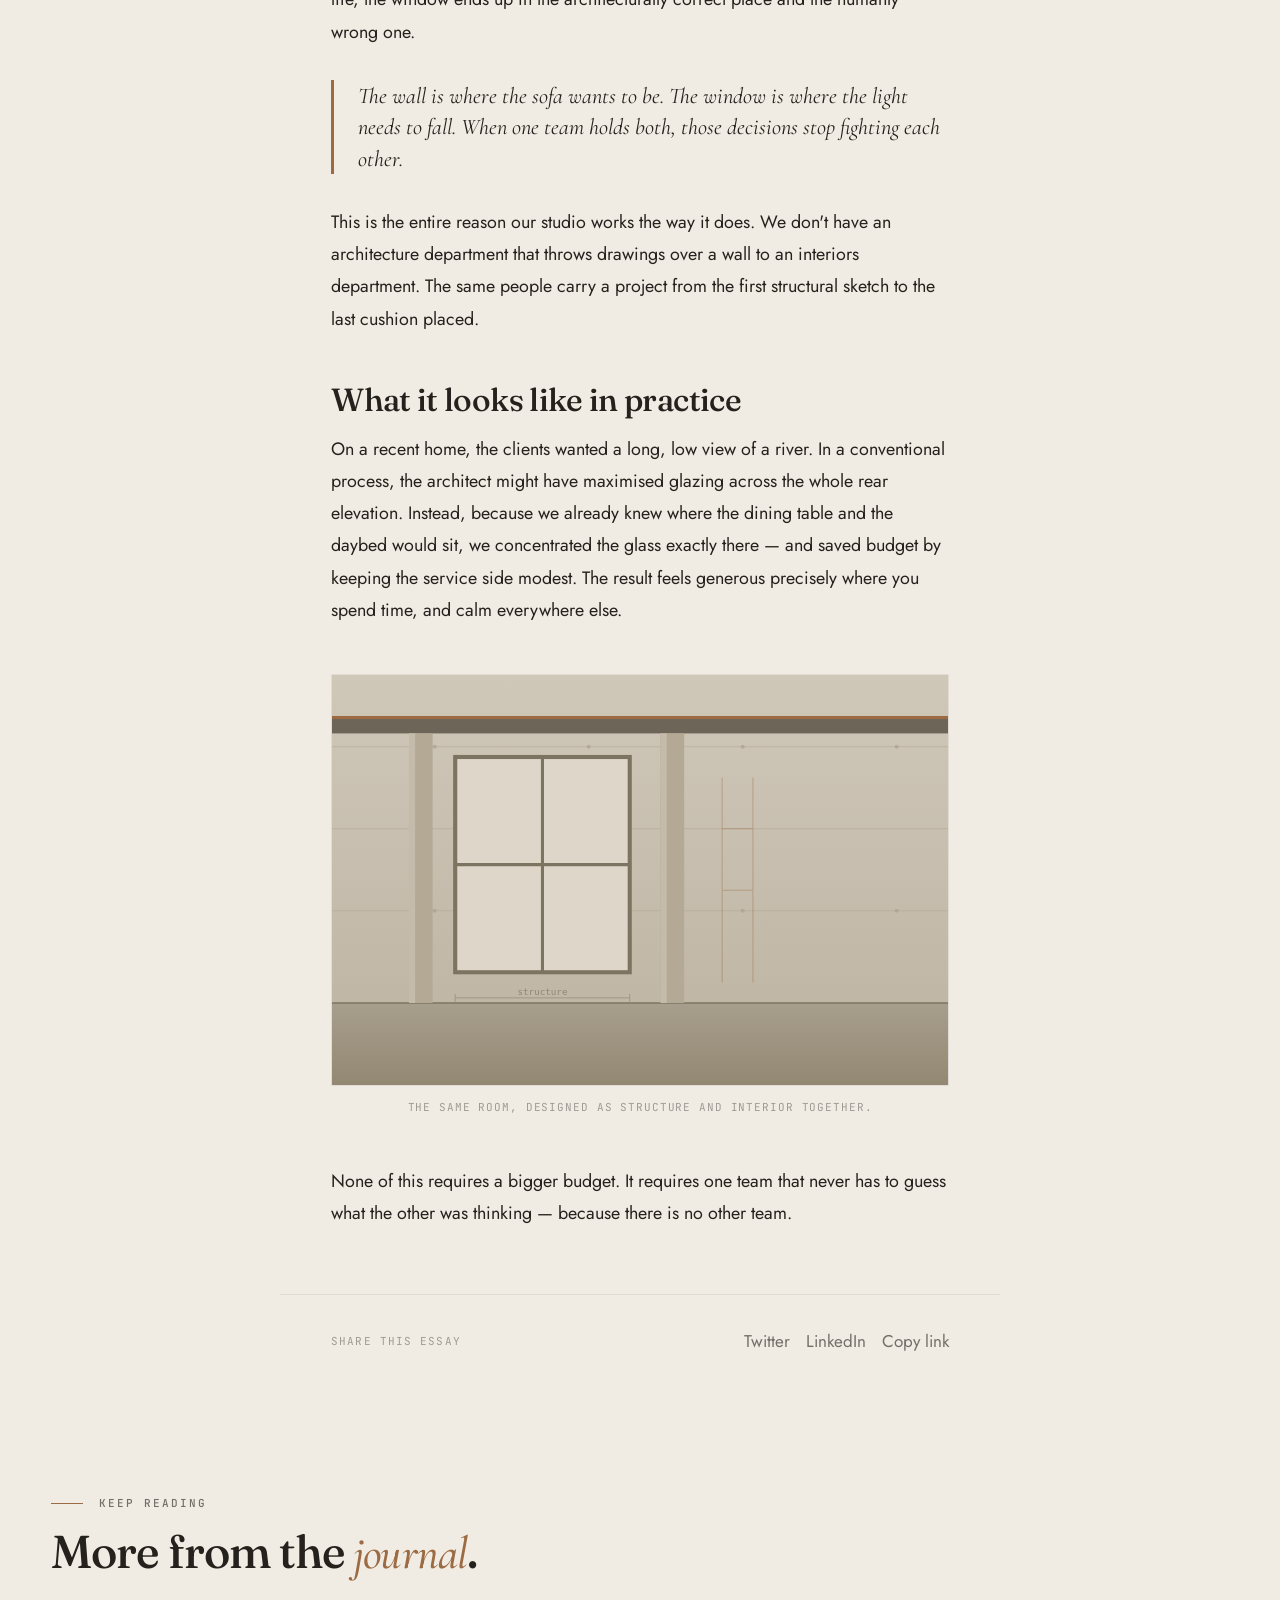
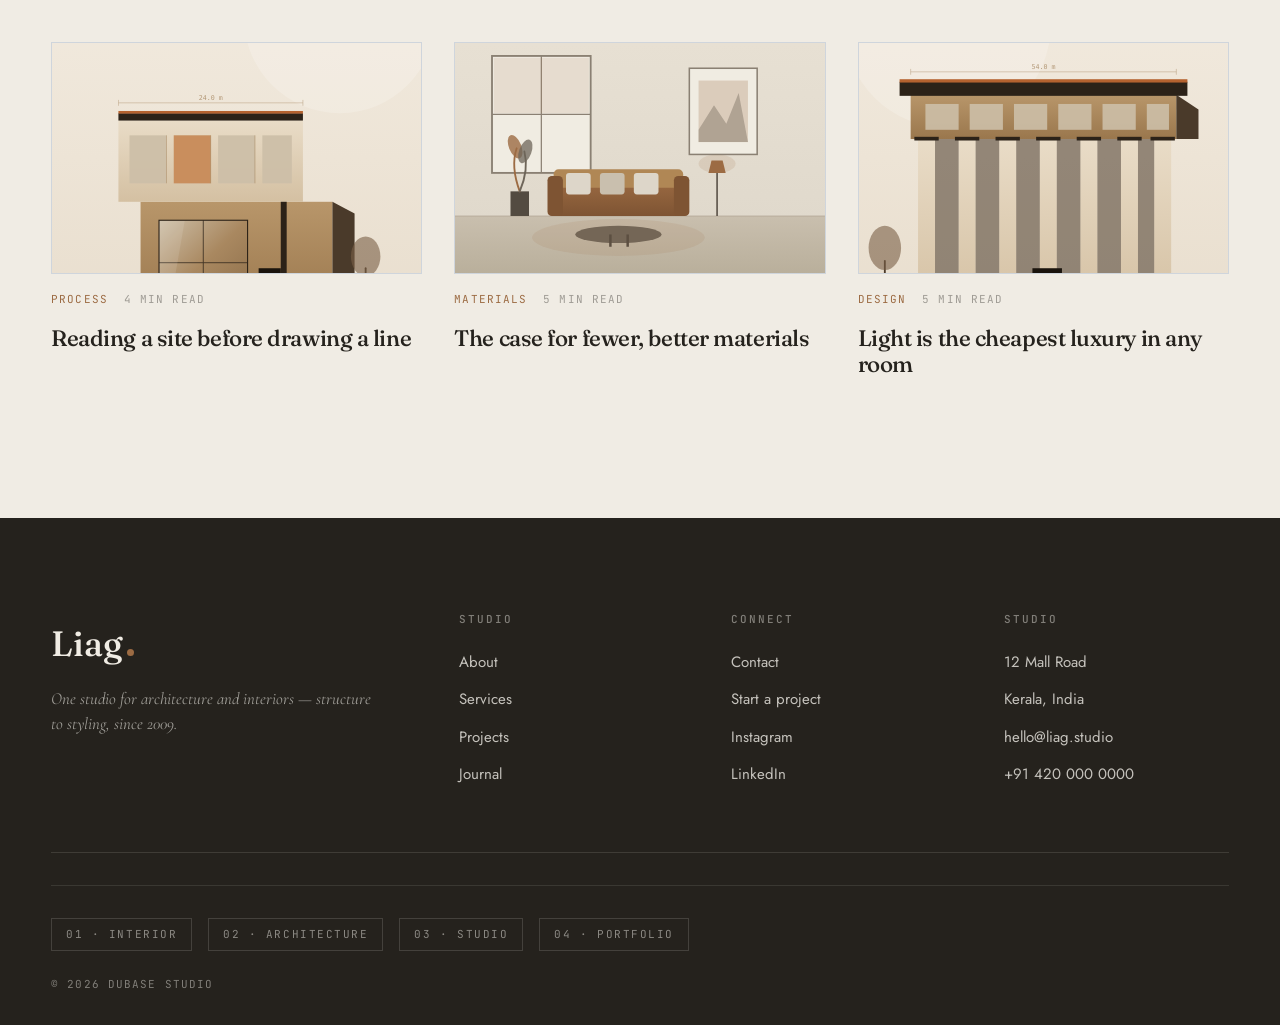
<file: blog-single.html>
<!DOCTYPE html>
<html lang="en">


<head>
  <meta charset="UTF-8">
  <meta name="viewport" content="width=device-width, initial-scale=1.0">
  <meta name="theme-color" content="#25221d">
  <meta name="description" content="An essay from Dubase Studio on designing architecture and interiors as one.">
  <title>Liag — Why we never hand a building over half-finished</title>
  <link rel="preconnect" href="https://fonts.googleapis.com/">
  <link rel="preconnect" href="https://fonts.gstatic.com/" crossorigin>
  <link
    href="https://fonts.googleapis.com/css2?family=Fraunces:ital,opsz,wght@0,9..144,400;0,9..144,500;1,9..144,400&amp;family=Cormorant+Garamond:ital,wght@0,500;1,500&amp;family=Jost:wght@400;500&amp;family=JetBrains+Mono:wght@400;500&amp;display=swap"
    rel="stylesheet">
  <link rel="stylesheet" href="assets/css/root.css">
  <link rel="stylesheet" href="assets/css/base.css">
  <link rel="stylesheet" href="assets/css/components.css">
  <link rel="stylesheet" href="assets/css/pages.css">
  <link rel="stylesheet" href="assets/css/fx.css">
</head>

<body class="v-studio">
  <a class="skip-link" href="#main">Skip to content</a>
  <!-- ===================== AMBIENT BACKGROUND FX ===================== -->
  <div class="fx-bg" aria-hidden="true">
    <span class="fx-aurora"></span>
    <span class="fx-orb fx-orb--1"></span>
    <span class="fx-orb fx-orb--2"></span>
    <span class="fx-orb fx-orb--3"></span>
  </div>
  <canvas class="fx-particles" aria-hidden="true"></canvas>
  <div class="fx-grain" aria-hidden="true"></div>
  <div class="fx-cursor" aria-hidden="true"></div>


  <!-- ===================== NAV ===================== -->
  <header class="nav" data-nav>
    <div class="container nav__inner">
      <a href="index.html" class="nav__brand">Liag<span class="nav__brand-dot" aria-hidden="true"></span></a>
      <nav class="nav__menu" aria-label="Primary">
        <a href="index.html">Studio</a>
        <a href="projects.html">Projects</a>
        <a href="services.html">Services</a>
        <a href="about.html">About</a>
        <a href="blog.html" aria-current="page">Journal</a>
      </nav>
      <div class="nav__actions">
        <button class="btn btn--primary" data-open-modal="inquiry-modal">Start a project</button>
        <button class="nav__toggle" data-nav-toggle aria-label="Open menu" aria-expanded="false">
          <span></span><span></span><span></span>
        </button>
      </div>
    </div>
  </header>

  <div class="nav__drawer" data-nav-drawer>
    <button class="nav__drawer-close" data-nav-close aria-label="Close menu">&times;</button>
    <nav class="nav__drawer-menu" aria-label="Mobile">
      <a href="index.html">Studio</a>
      <a href="projects.html">Projects</a>
      <a href="services.html">Services</a>
      <a href="about.html">About</a>
      <a href="blog.html" aria-current="page">Journal</a>
    </nav>
    <div class="nav__drawer-footer">
      <button class="btn btn--primary btn--block" data-open-modal="inquiry-modal">Start a project</button>
    </div>
  </div>


  <main id="main">
    <article>
      <header class="container article-head">
        <div class="blog-meta" style="justify-content:center;"><span class="accent">Design</span><span>6 min read</span>
        </div>
        <h1 class="article-head__title">Why we never hand a building over half-finished</h1>
        <div class="article-head__byline">
          <span>By Hira Asghar</span><span>&middot;</span><span>March 2026</span>
        </div>
      </header>
      <div class="container">
        <div class="article-hero reveal"><img src="assets/images/studio-finished.svg" alt=""></div>
      </div>
      <div class="container article-body reveal">
        <p>There's a moment on most building projects that almost nobody talks about. The architect finishes the
          drawings, the building gets built, and then — at the exact point where a home should start becoming a home —
          everyone walks away. A different team arrives to "do the interiors," inheriting rooms they had no hand in
          shaping.</p>
        <p>We think that handover is where most projects quietly lose their soul.</p>
        <h2>The window in the wrong place</h2>
        <p>When an architect places a window, they're usually thinking about the facade — rhythm, proportion, how it
          reads from the street. That's a real concern. But a window is also the thing a sofa sits under, the light a
          reading chair needs, the view from a kitchen sink. If the person drawing the window isn't picturing the room's
          life, the window ends up in the architecturally correct place and the humanly wrong one.</p>
        <blockquote>The wall is where the sofa wants to be. The window is where the light needs to fall. When one team
          holds both, those decisions stop fighting each other.</blockquote>
        <p>This is the entire reason our studio works the way it does. We don't have an architecture department that
          throws drawings over a wall to an interiors department. The same people carry a project from the first
          structural sketch to the last cushion placed.</p>
        <h2>What it looks like in practice</h2>
        <p>On a recent home, the clients wanted a long, low view of a river. In a conventional process, the architect
          might have maximised glazing across the whole rear elevation. Instead, because we already knew where the
          dining table and the daybed would sit, we concentrated the glass exactly there — and saved budget by keeping
          the service side modest. The result feels generous precisely where you spend time, and calm everywhere else.
        </p>
        <figure>
          <img src="assets/images/studio-shell.svg" alt="The structure during construction">
          <figcaption>The same room, designed as structure and interior together.</figcaption>
        </figure>
        <p>None of this requires a bigger budget. It requires one team that never has to guess what the other was
          thinking — because there is no other team.</p>
      </div>
      <div class="container article-share">
        <span class="article-share__label">Share this essay</span>
        <div class="article-share__links">
          <a href="#" aria-label="Share on Twitter">Twitter</a>
          <a href="#" aria-label="Share on LinkedIn">LinkedIn</a>
          <a href="#" aria-label="Copy link">Copy link</a>
        </div>
      </div>
    </article>
    <section class="section">
      <div class="container">
        <div class="block-head reveal"><span class="eyebrow">Keep reading</span>
          <h2 class="block-head__title">More from the <span class="accent-word">journal</span>.</h2>
        </div>
        <div class="blog-grid">
          <a href="blog-single.html" class="post-card reveal">
            <div class="post-card__media"><img src="assets/images/arch-resi.svg" alt=""></div>
            <div class="blog-meta"><span class="accent">Process</span><span>4 min read</span></div>
            <h3 class="post-card__title">Reading a site before drawing a line</h3>
          </a>
          <a href="blog-single.html" class="post-card reveal reveal-delay-1">
            <div class="post-card__media"><img src="assets/images/studio-interior.svg" alt=""></div>
            <div class="blog-meta"><span class="accent">Materials</span><span>5 min read</span></div>
            <h3 class="post-card__title">The case for fewer, better materials</h3>
          </a>
          <a href="blog-single.html" class="post-card reveal reveal-delay-2">
            <div class="post-card__media"><img src="assets/images/arch-civic.svg" alt=""></div>
            <div class="blog-meta"><span class="accent">Design</span><span>5 min read</span></div>
            <h3 class="post-card__title">Light is the cheapest luxury in any room</h3>
          </a>
        </div>
      </div>
    </section>
  </main>
  <!-- ===================== FOOTER ===================== -->
  <footer class="footer">
    <div class="container">
      <div class="footer__top">
        <div>
          <div class="footer__brand">Liag<span class="footer__brand-dot" aria-hidden="true"></span></div>
          <p class="footer__tagline">One studio for architecture and interiors — structure to styling, since 2009.</p>
        </div>
        <div>
          <h4 class="footer__col-title">Studio</h4>
          <ul class="footer__list">
            <li><a href="about.html">About</a></li>
            <li><a href="services.html">Services</a></li>
            <li><a href="projects.html">Projects</a></li>
            <li><a href="blog.html">Journal</a></li>
          </ul>
        </div>
        <div>
          <h4 class="footer__col-title">Connect</h4>
          <ul class="footer__list">
            <li><a href="contact.html">Contact</a></li>
            <li><a href="estimate.html">Start a project</a></li>
            <li><a href="#">Instagram</a></li>
            <li><a href="#">LinkedIn</a></li>
          </ul>
        </div>
        <div>
          <h4 class="footer__col-title">Studio</h4>
          <ul class="footer__list">
            <li>12 Mall Road</li>
            <li>Kerala, India</li>
            <li>hello@liag.studio</li>
            <li>+91 420 000 0000</li>
          </ul>
        </div>
      </div>
      <div class="footer__variants">
        <a href="index.html">01 · Interior</a>
        <a href="architecture.html">02 · Architecture</a>
        <a href="studio.html">03 · Studio</a>
        <a href="portfolio.html">04 · Portfolio</a>
      </div>
      <div class="footer__bottom">
        <span>© <span data-year>2026</span> Dubase Studio</span>

      </div>
    </div>
  </footer>


  <!-- ===================== ESTIMATOR POPUP ===================== -->
  <div class="modal" id="estimator-modal" aria-hidden="true">
    <div class="modal__overlay" data-modal-close></div>
    <div class="modal__panel" role="dialog" aria-modal="true" aria-label="Quick project estimate">
      <button class="modal__close" data-modal-close aria-label="Close">&times;</button>
      <div class="estimator" data-estimator>
        <div class="estimator__progress" aria-hidden="true">
          <span class="estimator__pip"></span><span class="estimator__pip"></span>
          <span class="estimator__pip"></span><span class="estimator__pip"></span>
        </div>
        <div data-est-steps>
          <div class="estimator__step is-active">
            <span class="estimator__step-label">Step 01 / 04</span>
            <h3 class="estimator__step-title">What do you <em>need</em>?</h3>
            <div class="opt-grid opt-grid--2">
              <label class="opt"><input type="radio" name="m-type" value="residential" data-est="type" checked><span
                  class="opt__title">Architecture</span><span class="opt__desc">A building, from the ground
                  up.</span></label>
              <label class="opt"><input type="radio" name="m-type" value="commercial" data-est="type"><span
                  class="opt__title">Interiors</span><span class="opt__desc">Design within an existing
                  space.</span></label>
              <label class="opt"><input type="radio" name="m-type" value="newbuild" data-est="type"><span
                  class="opt__title">Both</span><span class="opt__desc">Building + interior, end to end.</span></label>
              <label class="opt"><input type="radio" name="m-type" value="renovation" data-est="type"><span
                  class="opt__title">Renovation</span><span class="opt__desc">Reworking what you already
                  have.</span></label>
            </div>
          </div>
          <div class="estimator__step">
            <span class="estimator__step-label">Step 02 / 04</span>
            <h3 class="estimator__step-title">How <em>large</em> is the space?</h3>
            <div class="range-row">
              <input type="range" min="300" max="15000" step="100" value="2000" data-est="area"
                aria-label="Area in square feet">
              <span class="range-val" data-est-area-label>2000 <span>sq ft</span></span>
            </div>
            <p class="estimator__step-label" style="margin-top: var(--s-6);">Scope of work</p>
            <div class="opt-grid opt-grid--3" style="margin-top: var(--s-3);">
              <label class="opt"><input type="radio" name="m-scope" value="consultation" data-est="scope"><span
                  class="opt__title">Concept</span><span class="opt__price">From 25%</span></label>
              <label class="opt"><input type="radio" name="m-scope" value="partial" data-est="scope"><span
                  class="opt__title">Partial</span><span class="opt__price">From 65%</span></label>
              <label class="opt"><input type="radio" name="m-scope" value="full" data-est="scope" checked><span
                  class="opt__title">Full</span><span class="opt__price">End to end</span></label>
            </div>
          </div>
          <div class="estimator__step">
            <span class="estimator__step-label">Step 03 / 04</span>
            <h3 class="estimator__step-title">What <em>finish</em> level?</h3>
            <div class="opt-grid">
              <label class="opt"><input type="radio" name="m-finish" value="essential" data-est="finish"><span
                  class="opt__title">Considered</span><span class="opt__desc">Clean, durable, value-focused
                  throughout.</span></label>
              <label class="opt"><input type="radio" name="m-finish" value="premium" data-est="finish" checked><span
                  class="opt__title">Premium</span><span class="opt__desc">Elevated materials, custom
                  detailing.</span></label>
              <label class="opt"><input type="radio" name="m-finish" value="luxury" data-est="finish"><span
                  class="opt__title">Signature</span><span class="opt__desc">Bespoke throughout — landmark
                  quality.</span></label>
            </div>
            <div class="estimate-readout">
              <span class="estimate-readout__label">Estimated range</span>
              <span class="estimate-readout__value" data-est-readout>—</span>
            </div>
          </div>
          <div class="estimator__step">
            <span class="estimator__step-label">Step 04 / 04</span>
            <h3 class="estimator__step-title">Where do we <em>send</em> it?</h3>
            <div class="stack">
              <div class="field">
                <label class="field__label" for="sm-name">Name <span class="req">*</span></label>
                <input class="field__input" id="sm-name" type="text" required data-est="name" placeholder="Your name">
                <span class="field-error">Please enter your name</span>
              </div>
              <div class="field">
                <label class="field__label" for="sm-email">Email <span class="req">*</span></label>
                <input class="field__input" id="sm-email" type="email" required data-est="email"
                  placeholder="you@example.com">
                <span class="field-error">Please enter a valid email</span>
              </div>
            </div>
            <div class="estimate-readout">
              <span class="estimate-readout__label">Your estimate</span>
              <span class="estimate-readout__value" data-est-readout>—</span>
            </div>
          </div>
        </div>
        <div class="estimator__nav">
          <button class="btn btn--ghost" data-est-prev>Back</button>
          <button class="btn btn--primary" data-est-next>Continue</button>
        </div>
        <div class="estimator__success">
          <div class="estimator__success-icon" aria-hidden="true">
            <svg width="28" height="28" viewBox="0 0 24 24" fill="none" stroke="currentColor" stroke-width="2.5">
              <polyline points="20 6 9 17 4 12" />
            </svg>
          </div>
          <h3 class="estimator__step-title" style="margin-bottom: var(--s-3);">Request <em>received.</em></h3>
          <p class="lead" style="margin-bottom: var(--s-5);">Your estimated range is <strong data-est-final>—</strong>.
            We'll be in touch within one working day to talk through the details.</p>
          <a href="projects.html" class="btn btn--dark">Meanwhile, see our work</a>
        </div>
      </div>
    </div>
  </div>

  <script src="assets/js/main.js"></script>

  <!-- ===================== PROJECT INQUIRY POPUP ===================== -->
  <div class="modal" id="inquiry-modal" aria-hidden="true">
    <div class="modal__overlay" data-modal-close></div>
    <div class="modal__panel" role="dialog" aria-modal="true" aria-label="Start a project">
      <button class="modal__close" data-modal-close aria-label="Close">&times;</button>
      <div class="estimator" data-inquiry>
        <div class="estimator__progress" aria-hidden="true">
          <span class="estimator__pip"></span><span class="estimator__pip"></span>
          <span class="estimator__pip"></span><span class="estimator__pip"></span>
        </div>
        <div data-inq-steps>
          <div class="estimator__step is-active">
            <span class="estimator__step-label">Step 01 / 04</span>
            <h3 class="estimator__step-title">What can we <em>help</em> with?</h3>
            <div class="opt-grid opt-grid--2">
              <label class="opt"><input type="radio" name="i-type" value="architecture" data-inq="type" checked><span
                  class="opt__title">Architecture</span><span class="opt__desc">A new building or
                  extension.</span></label>
              <label class="opt"><input type="radio" name="i-type" value="interior" data-inq="type"><span
                  class="opt__title">Interior design</span><span class="opt__desc">Designing an existing
                  space.</span></label>
              <label class="opt"><input type="radio" name="i-type" value="both" data-inq="type"><span
                  class="opt__title">Both</span><span class="opt__desc">Structure and interior together.</span></label>
              <label class="opt"><input type="radio" name="i-type" value="consult" data-inq="type"><span
                  class="opt__title">Consultation</span><span class="opt__desc">Advice or a second
                  opinion.</span></label>
            </div>
          </div>
          <div class="estimator__step">
            <span class="estimator__step-label">Step 02 / 04</span>
            <h3 class="estimator__step-title">Rough <em>budget</em>?</h3>
            <div class="opt-grid opt-grid--2">
              <label class="opt"><input type="radio" name="i-budget" value="lt50" data-inq="budget" checked><span
                  class="opt__title">Under $50k</span></label>
              <label class="opt"><input type="radio" name="i-budget" value="50-150" data-inq="budget"><span
                  class="opt__title">$50k – $150k</span></label>
              <label class="opt"><input type="radio" name="i-budget" value="150-500" data-inq="budget"><span
                  class="opt__title">$150k – $500k</span></label>
              <label class="opt"><input type="radio" name="i-budget" value="gt500" data-inq="budget"><span
                  class="opt__title">$500k+</span></label>
            </div>
            <p class="estimator__step-label" style="margin-top:var(--s-6);">Timeline</p>
            <div class="opt-grid opt-grid--3" style="margin-top:var(--s-3);">
              <label class="opt"><input type="radio" name="i-time" value="asap" data-inq="timeline" checked><span
                  class="opt__title">ASAP</span></label>
              <label class="opt"><input type="radio" name="i-time" value="3-6m" data-inq="timeline"><span
                  class="opt__title">3–6 months</span></label>
              <label class="opt"><input type="radio" name="i-time" value="exploring" data-inq="timeline"><span
                  class="opt__title">Exploring</span></label>
            </div>
          </div>
          <div class="estimator__step">
            <span class="estimator__step-label">Step 03 / 04</span>
            <h3 class="estimator__step-title">Tell us <em>more</em>.</h3>
            <div class="field">
              <label class="field__label" for="i-msg">Project details</label>
              <textarea class="field__input" id="i-msg" rows="5" data-inq="message"
                placeholder="Location, size, what you have in mind..."></textarea>
            </div>
          </div>
          <div class="estimator__step">
            <span class="estimator__step-label">Step 04 / 04</span>
            <h3 class="estimator__step-title">Where do we <em>reach</em> you?</h3>
            <div class="stack">
              <div class="field">
                <label class="field__label" for="i-name">Name <span class="req">*</span></label>
                <input class="field__input" id="i-name" type="text" required data-inq="name" placeholder="Your name">
                <span class="field-error">Please enter your name</span>
              </div>
              <div class="field">
                <label class="field__label" for="i-email">Email <span class="req">*</span></label>
                <input class="field__input" id="i-email" type="email" required data-inq="email"
                  placeholder="you@example.com">
                <span class="field-error">Please enter a valid email</span>
              </div>
            </div>
            <div class="estimate-readout">
              <span class="estimate-readout__label">Your request</span>
              <span class="estimate-readout__value" data-inq-summary
                style="font-size:0.9rem;display:flex;gap:10px;flex-wrap:wrap;"></span>
            </div>
          </div>
        </div>
        <div class="estimator__nav">
          <button class="btn btn--ghost" data-inq-prev>Back</button>
          <button class="btn btn--primary" data-inq-next>Continue</button>
        </div>
        <div class="estimator__success">
          <div class="estimator__success-icon" aria-hidden="true">
            <svg width="28" height="28" viewBox="0 0 24 24" fill="none" stroke="currentColor" stroke-width="2.5">
              <polyline points="20 6 9 17 4 12" />
            </svg>
          </div>
          <h3 class="estimator__step-title" style="margin-bottom:var(--s-3);">Request <em>sent.</em></h3>
          <p class="lead" style="margin-bottom:var(--s-5);">Thanks — we've got your project details and will be in touch
            within one working day.</p>
          <button class="btn btn--dark" data-modal-close>Close</button>
        </div>
      </div>
    </div>
  </div>

  <!-- ===================== CUSTOMIZER PANEL (demo) ===================== -->
  <aside class="customizer" data-customizer aria-label="Theme customizer">
    <button class="customizer__toggle" data-cz-toggle aria-label="Customize theme">
      <svg width="20" height="20" viewBox="0 0 24 24" fill="none" stroke="currentColor" stroke-width="1.6">
        <circle cx="12" cy="12" r="3" />
        <path d="M12 1v4M12 19v4M4.2 4.2l2.8 2.8M17 17l2.8 2.8M1 12h4M19 12h4M4.2 19.8l2.8-2.8M17 7l2.8-2.8" />
      </svg>
    </button>
    <div class="customizer__body" data-cz-body>
      <p class="customizer__title">Accent colour</p>
      <div class="customizer__row">
        <div class="customizer__swatches">
          <button class="cz-swatch" data-cz-accent="#2f6fb0" data-cz-accent-deep="#245a93" style="background:#2f6fb0"
            aria-label="Azure"></button>
          <button class="cz-swatch" data-cz-accent="#b5622f" data-cz-accent-deep="#944c22" style="background:#b5622f"
            aria-label="Clay"></button>
          <button class="cz-swatch" data-cz-accent="#9c6b43" data-cz-accent-deep="#7e5433" style="background:#9c6b43"
            aria-label="Bronze"></button>
          <button class="cz-swatch" data-cz-accent="#5e7c5a" data-cz-accent-deep="#4a6347" style="background:#5e7c5a"
            aria-label="Sage"></button>
          <button class="cz-swatch" data-cz-accent="#8a5a7a" data-cz-accent-deep="#6f4762" style="background:#8a5a7a"
            aria-label="Plum"></button>
          <button class="cz-swatch" data-cz-accent="#3f3f46" data-cz-accent-deep="#2c2c31" style="background:#3f3f46"
            aria-label="Graphite"></button>
        </div>
      </div>
      <p class="customizer__title">Appearance</p>
      <div class="customizer__row">
        <button class="customizer__dark" data-cz-dark>
          <span data-cz-dark-label>Dark mode</span>
          <svg width="16" height="16" viewBox="0 0 24 24" fill="none" stroke="currentColor" stroke-width="1.6">
            <path d="M21 12.8A9 9 0 1111.2 3 7 7 0 0021 12.8z" />
          </svg>
        </button>
      </div>
      <p class="customizer__note">Live demo — shows how easily the theme recolours. Set defaults in root.css.</p>
    </div>
  </aside>


</body>


</html>
</file>
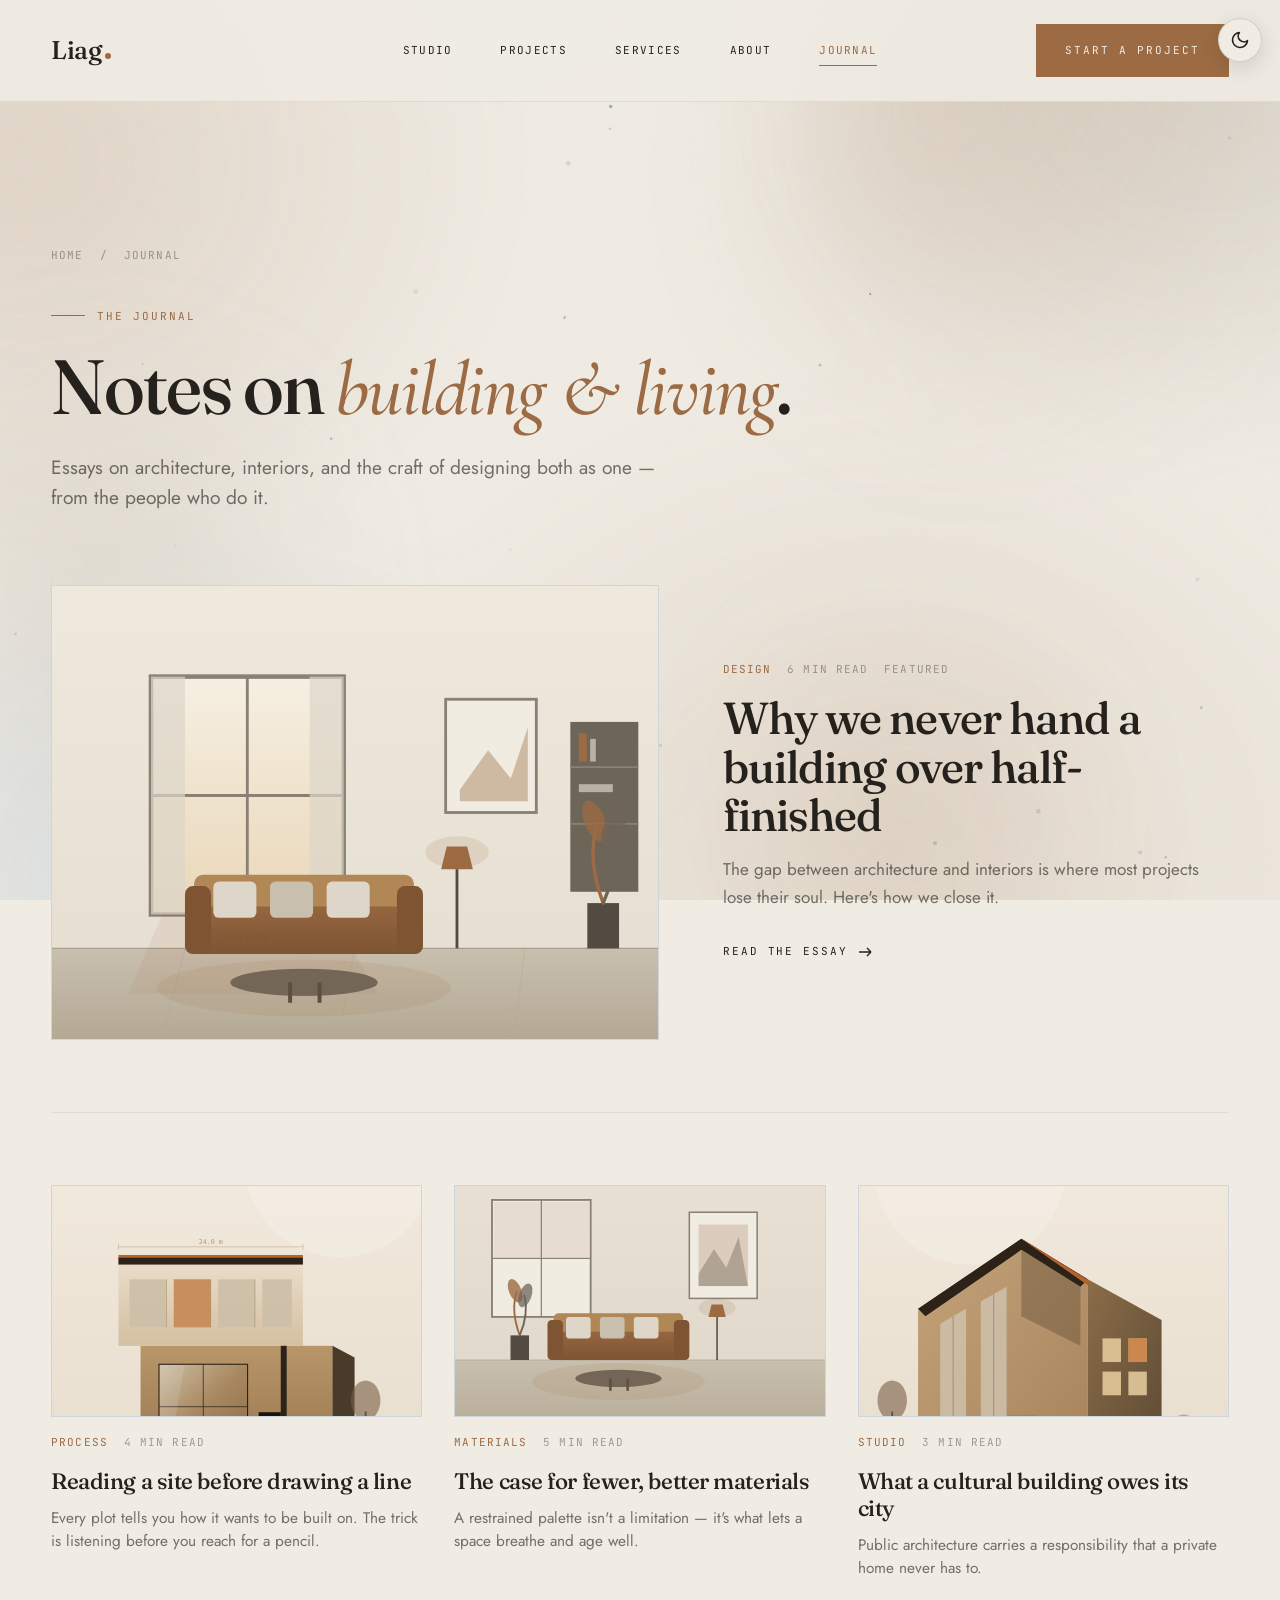
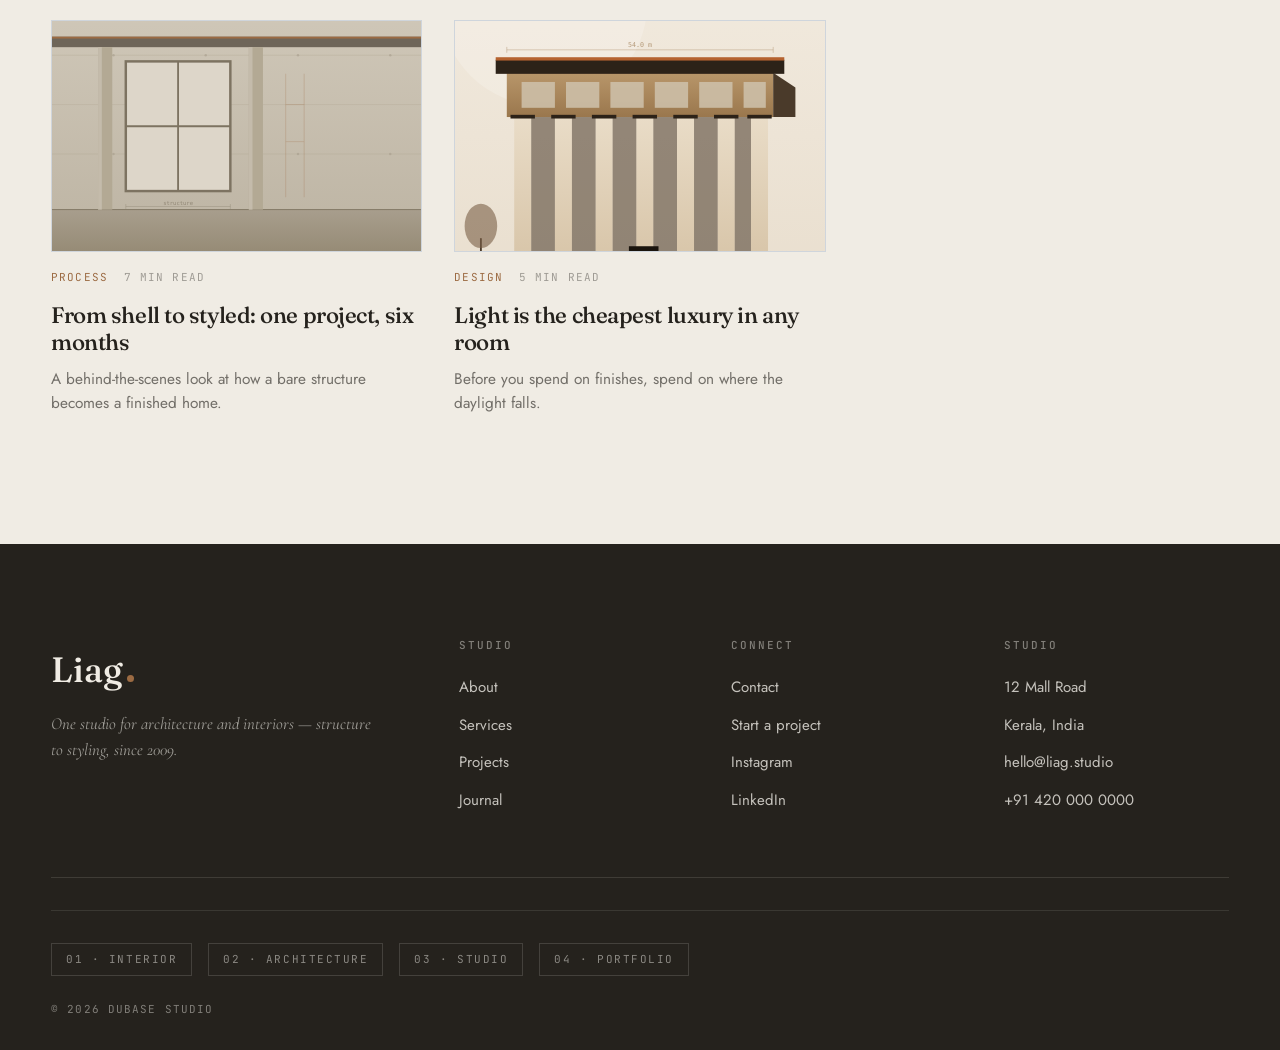
<file: blog.html>
<!DOCTYPE html>
<html lang="en">


<head>
  <meta charset="UTF-8">
  <meta name="viewport" content="width=device-width, initial-scale=1.0">
  <meta name="theme-color" content="#25221d">
  <meta name="description" content="Essays on architecture and interior design from Dubase Studio.">
  <title>Liag — Journal</title>
  <link rel="preconnect" href="https://fonts.googleapis.com/">
  <link rel="preconnect" href="https://fonts.gstatic.com/" crossorigin>
  <link
    href="https://fonts.googleapis.com/css2?family=Fraunces:ital,opsz,wght@0,9..144,400;0,9..144,500;1,9..144,400&amp;family=Cormorant+Garamond:ital,wght@0,500;1,500&amp;family=Jost:wght@400;500&amp;family=JetBrains+Mono:wght@400;500&amp;display=swap"
    rel="stylesheet">
  <link rel="stylesheet" href="assets/css/root.css">
  <link rel="stylesheet" href="assets/css/base.css">
  <link rel="stylesheet" href="assets/css/components.css">
  <link rel="stylesheet" href="assets/css/pages.css">
  <link rel="stylesheet" href="assets/css/fx.css">
</head>

<body class="v-studio">
  <a class="skip-link" href="#main">Skip to content</a>
  <!-- ===================== AMBIENT BACKGROUND FX ===================== -->
  <div class="fx-bg" aria-hidden="true">
    <span class="fx-aurora"></span>
    <span class="fx-orb fx-orb--1"></span>
    <span class="fx-orb fx-orb--2"></span>
    <span class="fx-orb fx-orb--3"></span>
  </div>
  <canvas class="fx-particles" aria-hidden="true"></canvas>
  <div class="fx-grain" aria-hidden="true"></div>
  <div class="fx-cursor" aria-hidden="true"></div>


  <!-- ===================== NAV ===================== -->
  <header class="nav" data-nav>
    <div class="container nav__inner">
      <a href="index.html" class="nav__brand">Liag<span class="nav__brand-dot" aria-hidden="true"></span></a>
      <nav class="nav__menu" aria-label="Primary">
        <a href="index.html">Studio</a>
        <a href="projects.html">Projects</a>
        <a href="services.html">Services</a>
        <a href="about.html">About</a>
        <a href="blog.html" aria-current="page">Journal</a>
      </nav>
      <div class="nav__actions">
        <button class="btn btn--primary" data-open-modal="inquiry-modal">Start a project</button>
        <button class="nav__toggle" data-nav-toggle aria-label="Open menu" aria-expanded="false">
          <span></span><span></span><span></span>
        </button>
      </div>
    </div>
  </header>

  <div class="nav__drawer" data-nav-drawer>
    <button class="nav__drawer-close" data-nav-close aria-label="Close menu">&times;</button>
    <nav class="nav__drawer-menu" aria-label="Mobile">
      <a href="index.html">Studio</a>
      <a href="projects.html">Projects</a>
      <a href="services.html">Services</a>
      <a href="about.html">About</a>
      <a href="blog.html" aria-current="page">Journal</a>
    </nav>
    <div class="nav__drawer-footer">
      <button class="btn btn--primary btn--block" data-open-modal="inquiry-modal">Start a project</button>
    </div>
  </div>


  <main id="main">
    <section class="pagehead">
      <div class="container">
        <p class="pagehead__crumbs"><a href="index.html">Home</a> &nbsp;/&nbsp; Journal</p>
        <span class="pagehead__eyebrow">The journal</span>
        <h1 class="pagehead__title">Notes on <em>building &amp; living</em>.</h1>
        <p class="pagehead__lead">Essays on architecture, interiors, and the craft of designing both as one — from the
          people who do it.</p>
      </div>
    </section>
    <section class="container section" style="padding-top:0;">
      <article class="blog-feature reveal">
        <a href="blog-single.html" class="blog-feature__media"><img src="assets/images/studio-finished.svg" alt=""></a>
        <div>
          <div class="blog-meta"><span class="accent">Design</span><span>6 min read</span><span>Featured</span></div>
          <h2 class="blog-feature__title"><a href="blog-single.html">Why we never hand a building over half-finished</a>
          </h2>
          <p class="blog-feature__excerpt">The gap between architecture and interiors is where most projects lose their
            soul. Here's how we close it.</p>
          <a href="blog-single.html" class="link-arrow">Read the essay
            <svg width="14" height="10" viewBox="0 0 14 10" fill="none" aria-hidden="true">
              <path d="M1 5h12M13 5L9 1M13 5L9 9" stroke="currentColor" stroke-width="1.4" />
            </svg>
          </a>
        </div>
      </article>
      <div class="blog-grid">
        <a href="blog-single.html" class="post-card reveal" data-filter-item data-cats="process">
          <div class="post-card__media"><img src="assets/images/arch-resi.svg" alt=""></div>
          <div class="blog-meta"><span class="accent">Process</span><span>4 min read</span></div>
          <h3 class="post-card__title">Reading a site before drawing a line</h3>
          <p class="post-card__excerpt">Every plot tells you how it wants to be built on. The trick is listening before
            you reach for a pencil.</p>
        </a>
        <a href="blog-single.html" class="post-card reveal" data-filter-item data-cats="materials">
          <div class="post-card__media"><img src="assets/images/studio-interior.svg" alt=""></div>
          <div class="blog-meta"><span class="accent">Materials</span><span>5 min read</span></div>
          <h3 class="post-card__title">The case for fewer, better materials</h3>
          <p class="post-card__excerpt">A restrained palette isn't a limitation — it's what lets a space breathe and age
            well.</p>
        </a>
        <a href="blog-single.html" class="post-card reveal" data-filter-item data-cats="studio">
          <div class="post-card__media"><img src="assets/images/arch-cultural.svg" alt=""></div>
          <div class="blog-meta"><span class="accent">Studio</span><span>3 min read</span></div>
          <h3 class="post-card__title">What a cultural building owes its city</h3>
          <p class="post-card__excerpt">Public architecture carries a responsibility that a private home never has to.
          </p>
        </a>
        <a href="blog-single.html" class="post-card reveal" data-filter-item data-cats="process">
          <div class="post-card__media"><img src="assets/images/studio-shell.svg" alt=""></div>
          <div class="blog-meta"><span class="accent">Process</span><span>7 min read</span></div>
          <h3 class="post-card__title">From shell to styled: one project, six months</h3>
          <p class="post-card__excerpt">A behind-the-scenes look at how a bare structure becomes a finished home.</p>
        </a>
        <a href="blog-single.html" class="post-card reveal" data-filter-item data-cats="design">
          <div class="post-card__media"><img src="assets/images/arch-civic.svg" alt=""></div>
          <div class="blog-meta"><span class="accent">Design</span><span>5 min read</span></div>
          <h3 class="post-card__title">Light is the cheapest luxury in any room</h3>
          <p class="post-card__excerpt">Before you spend on finishes, spend on where the daylight falls.</p>
        </a>
      </div>
    </section>
  </main>
  <!-- ===================== FOOTER ===================== -->
  <footer class="footer">
    <div class="container">
      <div class="footer__top">
        <div>
          <div class="footer__brand">Liag<span class="footer__brand-dot" aria-hidden="true"></span></div>
          <p class="footer__tagline">One studio for architecture and interiors — structure to styling, since 2009.</p>
        </div>
        <div>
          <h4 class="footer__col-title">Studio</h4>
          <ul class="footer__list">
            <li><a href="about.html">About</a></li>
            <li><a href="services.html">Services</a></li>
            <li><a href="projects.html">Projects</a></li>
            <li><a href="blog.html">Journal</a></li>
          </ul>
        </div>
        <div>
          <h4 class="footer__col-title">Connect</h4>
          <ul class="footer__list">
            <li><a href="contact.html">Contact</a></li>
            <li><a href="estimate.html">Start a project</a></li>
            <li><a href="#">Instagram</a></li>
            <li><a href="#">LinkedIn</a></li>
          </ul>
        </div>
        <div>
          <h4 class="footer__col-title">Studio</h4>
          <ul class="footer__list">
            <li>12 Mall Road</li>
            <li>Kerala, India</li>
            <li>hello@liag.studio</li>
            <li>+91 420 000 0000</li>
          </ul>
        </div>
      </div>
      <div class="footer__variants">
        <a href="index.html">01 · Interior</a>
        <a href="architecture.html">02 · Architecture</a>
        <a href="studio.html">03 · Studio</a>
        <a href="portfolio.html">04 · Portfolio</a>
      </div>
      <div class="footer__bottom">
        <span>© <span data-year>2026</span> Dubase Studio</span>

      </div>
    </div>
  </footer>


  <!-- ===================== ESTIMATOR POPUP ===================== -->
  <div class="modal" id="estimator-modal" aria-hidden="true">
    <div class="modal__overlay" data-modal-close></div>
    <div class="modal__panel" role="dialog" aria-modal="true" aria-label="Quick project estimate">
      <button class="modal__close" data-modal-close aria-label="Close">&times;</button>
      <div class="estimator" data-estimator>
        <div class="estimator__progress" aria-hidden="true">
          <span class="estimator__pip"></span><span class="estimator__pip"></span>
          <span class="estimator__pip"></span><span class="estimator__pip"></span>
        </div>
        <div data-est-steps>
          <div class="estimator__step is-active">
            <span class="estimator__step-label">Step 01 / 04</span>
            <h3 class="estimator__step-title">What do you <em>need</em>?</h3>
            <div class="opt-grid opt-grid--2">
              <label class="opt"><input type="radio" name="m-type" value="residential" data-est="type" checked><span
                  class="opt__title">Architecture</span><span class="opt__desc">A building, from the ground
                  up.</span></label>
              <label class="opt"><input type="radio" name="m-type" value="commercial" data-est="type"><span
                  class="opt__title">Interiors</span><span class="opt__desc">Design within an existing
                  space.</span></label>
              <label class="opt"><input type="radio" name="m-type" value="newbuild" data-est="type"><span
                  class="opt__title">Both</span><span class="opt__desc">Building + interior, end to end.</span></label>
              <label class="opt"><input type="radio" name="m-type" value="renovation" data-est="type"><span
                  class="opt__title">Renovation</span><span class="opt__desc">Reworking what you already
                  have.</span></label>
            </div>
          </div>
          <div class="estimator__step">
            <span class="estimator__step-label">Step 02 / 04</span>
            <h3 class="estimator__step-title">How <em>large</em> is the space?</h3>
            <div class="range-row">
              <input type="range" min="300" max="15000" step="100" value="2000" data-est="area"
                aria-label="Area in square feet">
              <span class="range-val" data-est-area-label>2000 <span>sq ft</span></span>
            </div>
            <p class="estimator__step-label" style="margin-top: var(--s-6);">Scope of work</p>
            <div class="opt-grid opt-grid--3" style="margin-top: var(--s-3);">
              <label class="opt"><input type="radio" name="m-scope" value="consultation" data-est="scope"><span
                  class="opt__title">Concept</span><span class="opt__price">From 25%</span></label>
              <label class="opt"><input type="radio" name="m-scope" value="partial" data-est="scope"><span
                  class="opt__title">Partial</span><span class="opt__price">From 65%</span></label>
              <label class="opt"><input type="radio" name="m-scope" value="full" data-est="scope" checked><span
                  class="opt__title">Full</span><span class="opt__price">End to end</span></label>
            </div>
          </div>
          <div class="estimator__step">
            <span class="estimator__step-label">Step 03 / 04</span>
            <h3 class="estimator__step-title">What <em>finish</em> level?</h3>
            <div class="opt-grid">
              <label class="opt"><input type="radio" name="m-finish" value="essential" data-est="finish"><span
                  class="opt__title">Considered</span><span class="opt__desc">Clean, durable, value-focused
                  throughout.</span></label>
              <label class="opt"><input type="radio" name="m-finish" value="premium" data-est="finish" checked><span
                  class="opt__title">Premium</span><span class="opt__desc">Elevated materials, custom
                  detailing.</span></label>
              <label class="opt"><input type="radio" name="m-finish" value="luxury" data-est="finish"><span
                  class="opt__title">Signature</span><span class="opt__desc">Bespoke throughout — landmark
                  quality.</span></label>
            </div>
            <div class="estimate-readout">
              <span class="estimate-readout__label">Estimated range</span>
              <span class="estimate-readout__value" data-est-readout>—</span>
            </div>
          </div>
          <div class="estimator__step">
            <span class="estimator__step-label">Step 04 / 04</span>
            <h3 class="estimator__step-title">Where do we <em>send</em> it?</h3>
            <div class="stack">
              <div class="field">
                <label class="field__label" for="sm-name">Name <span class="req">*</span></label>
                <input class="field__input" id="sm-name" type="text" required data-est="name" placeholder="Your name">
                <span class="field-error">Please enter your name</span>
              </div>
              <div class="field">
                <label class="field__label" for="sm-email">Email <span class="req">*</span></label>
                <input class="field__input" id="sm-email" type="email" required data-est="email"
                  placeholder="you@example.com">
                <span class="field-error">Please enter a valid email</span>
              </div>
            </div>
            <div class="estimate-readout">
              <span class="estimate-readout__label">Your estimate</span>
              <span class="estimate-readout__value" data-est-readout>—</span>
            </div>
          </div>
        </div>
        <div class="estimator__nav">
          <button class="btn btn--ghost" data-est-prev>Back</button>
          <button class="btn btn--primary" data-est-next>Continue</button>
        </div>
        <div class="estimator__success">
          <div class="estimator__success-icon" aria-hidden="true">
            <svg width="28" height="28" viewBox="0 0 24 24" fill="none" stroke="currentColor" stroke-width="2.5">
              <polyline points="20 6 9 17 4 12" />
            </svg>
          </div>
          <h3 class="estimator__step-title" style="margin-bottom: var(--s-3);">Request <em>received.</em></h3>
          <p class="lead" style="margin-bottom: var(--s-5);">Your estimated range is <strong data-est-final>—</strong>.
            We'll be in touch within one working day to talk through the details.</p>
          <a href="projects.html" class="btn btn--dark">Meanwhile, see our work</a>
        </div>
      </div>
    </div>
  </div>

  <script src="assets/js/main.js"></script>

  <!-- ===================== PROJECT INQUIRY POPUP ===================== -->
  <div class="modal" id="inquiry-modal" aria-hidden="true">
    <div class="modal__overlay" data-modal-close></div>
    <div class="modal__panel" role="dialog" aria-modal="true" aria-label="Start a project">
      <button class="modal__close" data-modal-close aria-label="Close">&times;</button>
      <div class="estimator" data-inquiry>
        <div class="estimator__progress" aria-hidden="true">
          <span class="estimator__pip"></span><span class="estimator__pip"></span>
          <span class="estimator__pip"></span><span class="estimator__pip"></span>
        </div>
        <div data-inq-steps>
          <div class="estimator__step is-active">
            <span class="estimator__step-label">Step 01 / 04</span>
            <h3 class="estimator__step-title">What can we <em>help</em> with?</h3>
            <div class="opt-grid opt-grid--2">
              <label class="opt"><input type="radio" name="i-type" value="architecture" data-inq="type" checked><span
                  class="opt__title">Architecture</span><span class="opt__desc">A new building or
                  extension.</span></label>
              <label class="opt"><input type="radio" name="i-type" value="interior" data-inq="type"><span
                  class="opt__title">Interior design</span><span class="opt__desc">Designing an existing
                  space.</span></label>
              <label class="opt"><input type="radio" name="i-type" value="both" data-inq="type"><span
                  class="opt__title">Both</span><span class="opt__desc">Structure and interior together.</span></label>
              <label class="opt"><input type="radio" name="i-type" value="consult" data-inq="type"><span
                  class="opt__title">Consultation</span><span class="opt__desc">Advice or a second
                  opinion.</span></label>
            </div>
          </div>
          <div class="estimator__step">
            <span class="estimator__step-label">Step 02 / 04</span>
            <h3 class="estimator__step-title">Rough <em>budget</em>?</h3>
            <div class="opt-grid opt-grid--2">
              <label class="opt"><input type="radio" name="i-budget" value="lt50" data-inq="budget" checked><span
                  class="opt__title">Under $50k</span></label>
              <label class="opt"><input type="radio" name="i-budget" value="50-150" data-inq="budget"><span
                  class="opt__title">$50k – $150k</span></label>
              <label class="opt"><input type="radio" name="i-budget" value="150-500" data-inq="budget"><span
                  class="opt__title">$150k – $500k</span></label>
              <label class="opt"><input type="radio" name="i-budget" value="gt500" data-inq="budget"><span
                  class="opt__title">$500k+</span></label>
            </div>
            <p class="estimator__step-label" style="margin-top:var(--s-6);">Timeline</p>
            <div class="opt-grid opt-grid--3" style="margin-top:var(--s-3);">
              <label class="opt"><input type="radio" name="i-time" value="asap" data-inq="timeline" checked><span
                  class="opt__title">ASAP</span></label>
              <label class="opt"><input type="radio" name="i-time" value="3-6m" data-inq="timeline"><span
                  class="opt__title">3–6 months</span></label>
              <label class="opt"><input type="radio" name="i-time" value="exploring" data-inq="timeline"><span
                  class="opt__title">Exploring</span></label>
            </div>
          </div>
          <div class="estimator__step">
            <span class="estimator__step-label">Step 03 / 04</span>
            <h3 class="estimator__step-title">Tell us <em>more</em>.</h3>
            <div class="field">
              <label class="field__label" for="i-msg">Project details</label>
              <textarea class="field__input" id="i-msg" rows="5" data-inq="message"
                placeholder="Location, size, what you have in mind..."></textarea>
            </div>
          </div>
          <div class="estimator__step">
            <span class="estimator__step-label">Step 04 / 04</span>
            <h3 class="estimator__step-title">Where do we <em>reach</em> you?</h3>
            <div class="stack">
              <div class="field">
                <label class="field__label" for="i-name">Name <span class="req">*</span></label>
                <input class="field__input" id="i-name" type="text" required data-inq="name" placeholder="Your name">
                <span class="field-error">Please enter your name</span>
              </div>
              <div class="field">
                <label class="field__label" for="i-email">Email <span class="req">*</span></label>
                <input class="field__input" id="i-email" type="email" required data-inq="email"
                  placeholder="you@example.com">
                <span class="field-error">Please enter a valid email</span>
              </div>
            </div>
            <div class="estimate-readout">
              <span class="estimate-readout__label">Your request</span>
              <span class="estimate-readout__value" data-inq-summary
                style="font-size:0.9rem;display:flex;gap:10px;flex-wrap:wrap;"></span>
            </div>
          </div>
        </div>
        <div class="estimator__nav">
          <button class="btn btn--ghost" data-inq-prev>Back</button>
          <button class="btn btn--primary" data-inq-next>Continue</button>
        </div>
        <div class="estimator__success">
          <div class="estimator__success-icon" aria-hidden="true">
            <svg width="28" height="28" viewBox="0 0 24 24" fill="none" stroke="currentColor" stroke-width="2.5">
              <polyline points="20 6 9 17 4 12" />
            </svg>
          </div>
          <h3 class="estimator__step-title" style="margin-bottom:var(--s-3);">Request <em>sent.</em></h3>
          <p class="lead" style="margin-bottom:var(--s-5);">Thanks — we've got your project details and will be in touch
            within one working day.</p>
          <button class="btn btn--dark" data-modal-close>Close</button>
        </div>
      </div>
    </div>
  </div>

  <!-- ===================== CUSTOMIZER PANEL (demo) ===================== -->
  <aside class="customizer" data-customizer aria-label="Theme customizer">
    <button class="customizer__toggle" data-cz-toggle aria-label="Customize theme">
      <svg width="20" height="20" viewBox="0 0 24 24" fill="none" stroke="currentColor" stroke-width="1.6">
        <circle cx="12" cy="12" r="3" />
        <path d="M12 1v4M12 19v4M4.2 4.2l2.8 2.8M17 17l2.8 2.8M1 12h4M19 12h4M4.2 19.8l2.8-2.8M17 7l2.8-2.8" />
      </svg>
    </button>
    <div class="customizer__body" data-cz-body>
      <p class="customizer__title">Accent colour</p>
      <div class="customizer__row">
        <div class="customizer__swatches">
          <button class="cz-swatch" data-cz-accent="#2f6fb0" data-cz-accent-deep="#245a93" style="background:#2f6fb0"
            aria-label="Azure"></button>
          <button class="cz-swatch" data-cz-accent="#b5622f" data-cz-accent-deep="#944c22" style="background:#b5622f"
            aria-label="Clay"></button>
          <button class="cz-swatch" data-cz-accent="#9c6b43" data-cz-accent-deep="#7e5433" style="background:#9c6b43"
            aria-label="Bronze"></button>
          <button class="cz-swatch" data-cz-accent="#5e7c5a" data-cz-accent-deep="#4a6347" style="background:#5e7c5a"
            aria-label="Sage"></button>
          <button class="cz-swatch" data-cz-accent="#8a5a7a" data-cz-accent-deep="#6f4762" style="background:#8a5a7a"
            aria-label="Plum"></button>
          <button class="cz-swatch" data-cz-accent="#3f3f46" data-cz-accent-deep="#2c2c31" style="background:#3f3f46"
            aria-label="Graphite"></button>
        </div>
      </div>
      <p class="customizer__title">Appearance</p>
      <div class="customizer__row">
        <button class="customizer__dark" data-cz-dark>
          <span data-cz-dark-label>Dark mode</span>
          <svg width="16" height="16" viewBox="0 0 24 24" fill="none" stroke="currentColor" stroke-width="1.6">
            <path d="M21 12.8A9 9 0 1111.2 3 7 7 0 0021 12.8z" />
          </svg>
        </button>
      </div>
      <p class="customizer__note">Live demo — shows how easily the theme recolours. Set defaults in root.css.</p>
    </div>
  </aside>


</body>


</html>
</file>
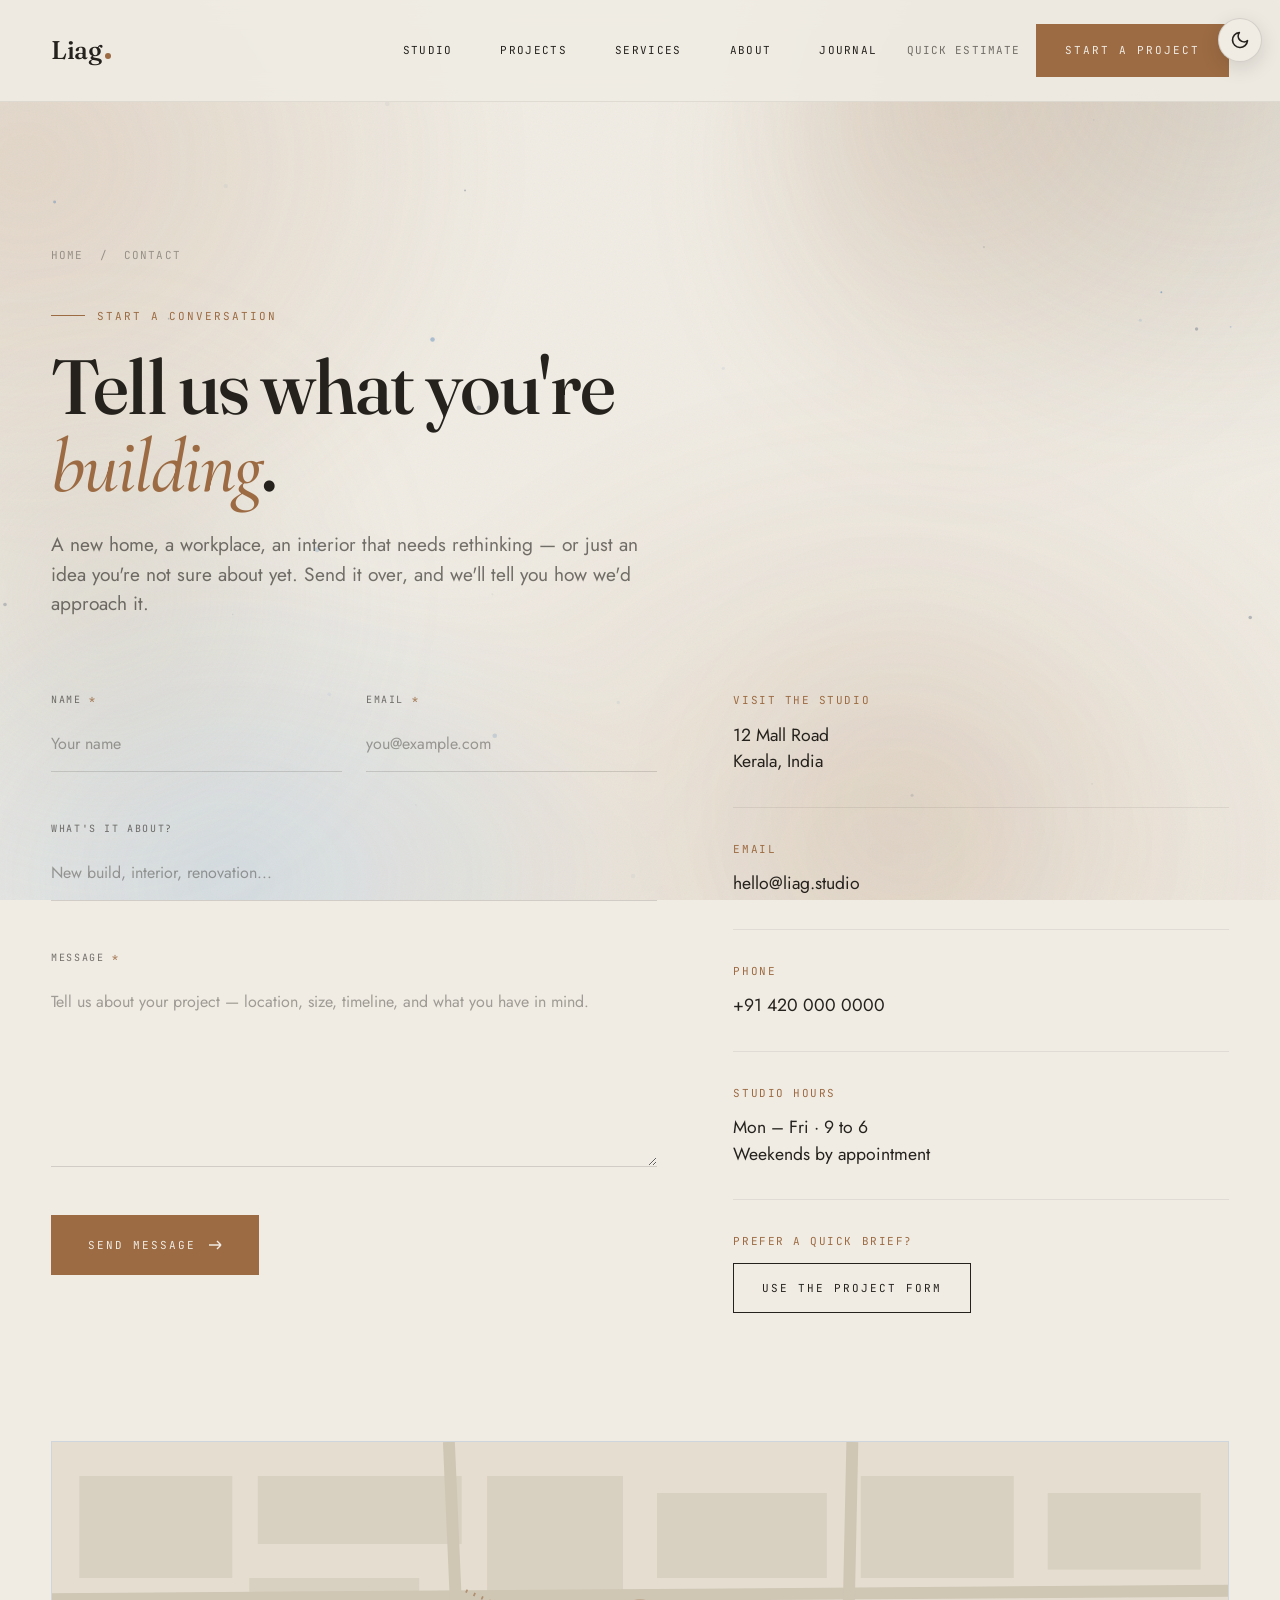
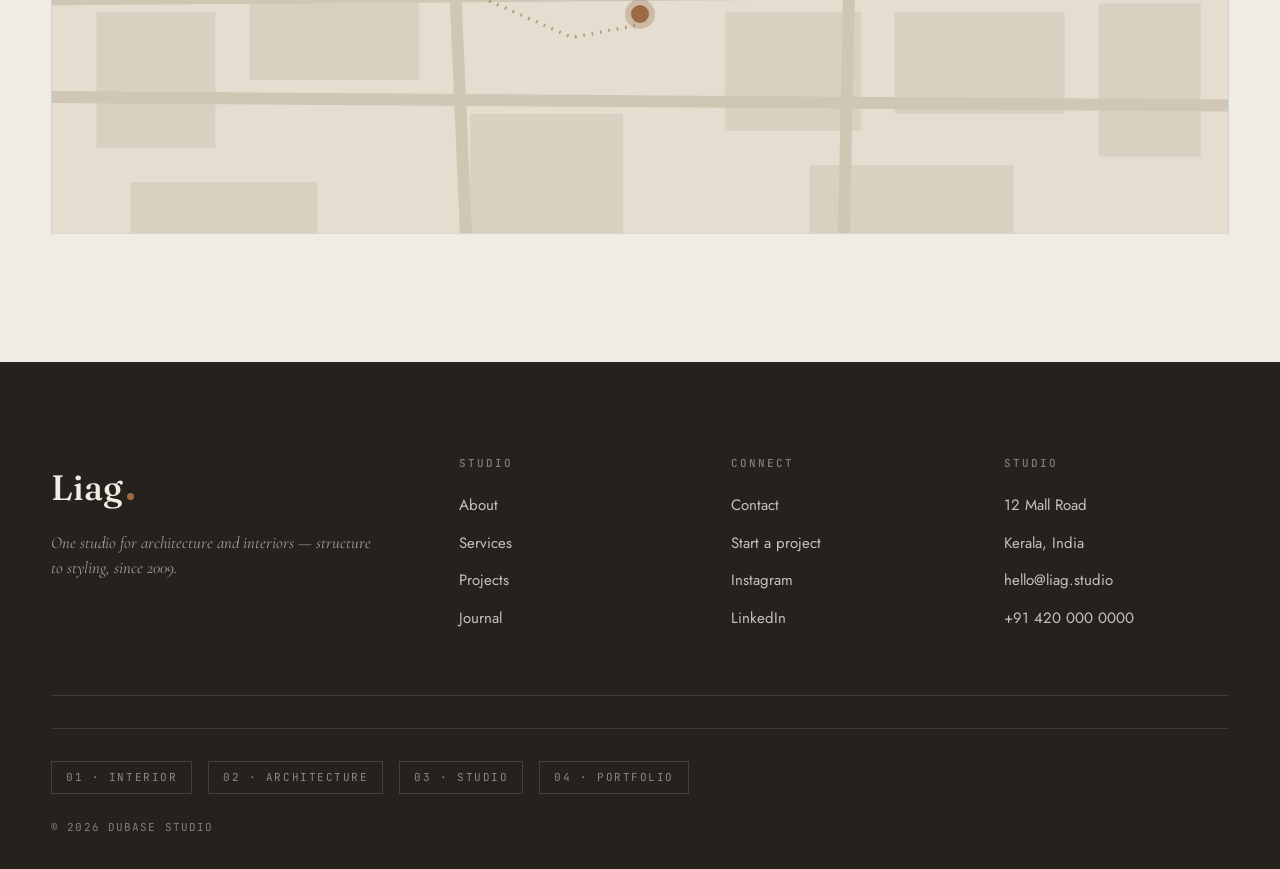
<file: contact.html>
<!DOCTYPE html>
<html lang="en">


<head>
  <meta charset="UTF-8">
  <meta name="viewport" content="width=device-width, initial-scale=1.0">
  <meta name="theme-color" content="#25221d">
  <meta name="description"
    content="Contact Dubase Studio — architecture and interior design in India. Start a project or come say hello.">
  <title>Liag — Contact</title>
  <link rel="preconnect" href="https://fonts.googleapis.com/">
  <link rel="preconnect" href="https://fonts.gstatic.com/" crossorigin>
  <link
    href="https://fonts.googleapis.com/css2?family=Fraunces:ital,opsz,wght@0,9..144,400;0,9..144,500;1,9..144,400&amp;family=Cormorant+Garamond:ital,wght@0,500;1,500&amp;family=Jost:wght@400;500&amp;family=JetBrains+Mono:wght@400;500&amp;display=swap"
    rel="stylesheet">
  <link rel="stylesheet" href="assets/css/root.css">
  <link rel="stylesheet" href="assets/css/base.css">
  <link rel="stylesheet" href="assets/css/components.css">
  <link rel="stylesheet" href="assets/css/pages.css">
  <link rel="stylesheet" href="assets/css/fx.css">
</head>

<body class="v-studio">
  <a class="skip-link" href="#main">Skip to content</a>
  <!-- ===================== AMBIENT BACKGROUND FX ===================== -->
  <div class="fx-bg" aria-hidden="true">
    <span class="fx-aurora"></span>
    <span class="fx-orb fx-orb--1"></span>
    <span class="fx-orb fx-orb--2"></span>
    <span class="fx-orb fx-orb--3"></span>
  </div>
  <canvas class="fx-particles" aria-hidden="true"></canvas>
  <div class="fx-grain" aria-hidden="true"></div>
  <div class="fx-cursor" aria-hidden="true"></div>


  <!-- ===================== NAV ===================== -->
  <header class="nav" data-nav>
    <div class="container nav__inner">
      <a href="index.html" class="nav__brand">Liag<span class="nav__brand-dot" aria-hidden="true"></span></a>
      <nav class="nav__menu" aria-label="Primary">
        <a href="index.html">Studio</a>
        <a href="projects.html">Projects</a>
        <a href="services.html">Services</a>
        <a href="about.html">About</a>
        <a href="blog.html">Journal</a>
      </nav>
      <div class="nav__actions">
        <button class="nav__estimate" data-open-modal="estimator-modal">Quick estimate</button>
        <button class="btn btn--primary" data-open-modal="inquiry-modal">Start a project</button>
        <button class="nav__toggle" data-nav-toggle aria-label="Open menu" aria-expanded="false">
          <span></span><span></span><span></span>
        </button>
      </div>
    </div>
  </header>

  <div class="nav__drawer" data-nav-drawer>
    <button class="nav__drawer-close" data-nav-close aria-label="Close menu">&times;</button>
    <nav class="nav__drawer-menu" aria-label="Mobile">
      <a href="index.html">Studio</a>
      <a href="projects.html">Projects</a>
      <a href="services.html">Services</a>
      <a href="about.html">About</a>
      <a href="blog.html">Journal</a>
    </nav>
    <div class="nav__drawer-footer">
      <button class="btn btn--outline btn--block" data-open-modal="estimator-modal"
        style="margin-bottom:var(--s-3);">Quick estimate</button>
      <button class="btn btn--primary btn--block" data-open-modal="inquiry-modal">Start a project</button>
    </div>
  </div>


  <main id="main">

    <!-- ===================== PAGE HEADER ===================== -->
    <section class="pagehead">
      <div class="container">
        <p class="pagehead__crumbs"><a href="index.html">Home</a> &nbsp;/&nbsp; Contact</p>
        <span class="pagehead__eyebrow">Start a conversation</span>
        <h1 class="pagehead__title">Tell us what you're <em>building</em>.</h1>
        <p class="pagehead__lead">A new home, a workplace, an interior that needs rethinking — or just an idea you're
          not sure about yet. Send it over, and we'll tell you how we'd approach it.</p>
      </div>
    </section>

    <!-- ===================== CONTACT GRID ===================== -->
    <section class="container section" style="padding-top:0;">
      <div class="contact-grid">
        <!-- form -->
        <form class="contact-form reveal" data-validate
          data-success="Thanks — your message is on its way. We'll reply within one working day.">
          <div class="stack">
            <div class="contact-form__row">
              <div class="field">
                <label class="field__label" for="c-name">Name <span class="req">*</span></label>
                <input class="field__input" id="c-name" type="text" required placeholder="Your name">
                <span class="field-error">Please enter your name</span>
              </div>
              <div class="field">
                <label class="field__label" for="c-email">Email <span class="req">*</span></label>
                <input class="field__input" id="c-email" type="email" required placeholder="you@example.com">
                <span class="field-error">Please enter a valid email</span>
              </div>
            </div>
            <div class="field">
              <label class="field__label" for="c-subject">What's it about?</label>
              <input class="field__input" id="c-subject" type="text" placeholder="New build, interior, renovation...">
            </div>
            <div class="field">
              <label class="field__label" for="c-message">Message <span class="req">*</span></label>
              <textarea class="field__input" id="c-message" rows="6" required
                placeholder="Tell us about your project — location, size, timeline, and what you have in mind."></textarea>
              <span class="field-error">Please enter a message</span>
            </div>
            <div>
              <button type="submit" class="btn btn--primary btn--lg">
                Send message
                <svg width="14" height="10" viewBox="0 0 14 10" fill="none" aria-hidden="true">
                  <path d="M1 5h12M13 5L9 1M13 5L9 9" stroke="currentColor" stroke-width="1.4" />
                </svg>
              </button>
            </div>
          </div>
        </form>

        <!-- details -->
        <aside class="contact-aside reveal">
          <div class="contact-aside__block">
            <div class="contact-aside__label">Visit the studio</div>
            <div class="contact-aside__value">12 Mall Road<br>Kerala, India</div>
          </div>
          <div class="contact-aside__block">
            <div class="contact-aside__label">Email</div>
            <div class="contact-aside__value"><a href="mailto:hello@liag.studio">hello@liag.studio</a></div>
          </div>
          <div class="contact-aside__block">
            <div class="contact-aside__label">Phone</div>
            <div class="contact-aside__value"><a href="tel:+924200000000">+91 420 000 0000</a></div>
          </div>
          <div class="contact-aside__block">
            <div class="contact-aside__label">Studio hours</div>
            <div class="contact-aside__value">Mon &ndash; Fri · 9 to 6<br>Weekends by appointment</div>
          </div>
          <div class="contact-aside__block">
            <div class="contact-aside__label">Prefer a quick brief?</div>
            <div class="contact-aside__value" style="margin-top:var(--s-3);">
              <button type="button" class="btn btn--outline" data-open-modal="inquiry-modal">Use the project
                form</button>
            </div>
          </div>
        </aside>
      </div>

      <!-- map (replace with a real embed in production) -->
      <div class="contact-map reveal">
        <!-- Replace this image with a real map embed (e.g. Google Maps iframe) in production. -->
        <img src="assets/images/map-stylized.svg" alt="Map showing the studio location on Mall Road, India">
        <span class="contact-map__pin" aria-hidden="true"></span>
      </div>
    </section>

  </main>
  <!-- ===================== FOOTER ===================== -->
  <footer class="footer">
    <div class="container">
      <div class="footer__top">
        <div>
          <div class="footer__brand">Liag<span class="footer__brand-dot" aria-hidden="true"></span></div>
          <p class="footer__tagline">One studio for architecture and interiors — structure to styling, since 2009.</p>
        </div>
        <div>
          <h4 class="footer__col-title">Studio</h4>
          <ul class="footer__list">
            <li><a href="about.html">About</a></li>
            <li><a href="services.html">Services</a></li>
            <li><a href="projects.html">Projects</a></li>
            <li><a href="blog.html">Journal</a></li>
          </ul>
        </div>
        <div>
          <h4 class="footer__col-title">Connect</h4>
          <ul class="footer__list">
            <li><a href="contact.html">Contact</a></li>
            <li><a href="estimate.html">Start a project</a></li>
            <li><a href="#">Instagram</a></li>
            <li><a href="#">LinkedIn</a></li>
          </ul>
        </div>
        <div>
          <h4 class="footer__col-title">Studio</h4>
          <ul class="footer__list">
            <li>12 Mall Road</li>
            <li>Kerala, India</li>
            <li>hello@liag.studio</li>
            <li>+91 420 000 0000</li>
          </ul>
        </div>
      </div>
      <div class="footer__variants">
        <a href="index.html">01 · Interior</a>
        <a href="architecture.html">02 · Architecture</a>
        <a href="studio.html">03 · Studio</a>
        <a href="portfolio.html">04 · Portfolio</a>
      </div>
      <div class="footer__bottom">
        <span>© <span data-year>2026</span> Dubase Studio</span>

      </div>
    </div>
  </footer>


  <!-- ===================== ESTIMATOR POPUP ===================== -->
  <div class="modal" id="estimator-modal" aria-hidden="true">
    <div class="modal__overlay" data-modal-close></div>
    <div class="modal__panel" role="dialog" aria-modal="true" aria-label="Quick project estimate">
      <button class="modal__close" data-modal-close aria-label="Close">&times;</button>
      <div class="estimator" data-estimator>
        <div class="estimator__progress" aria-hidden="true">
          <span class="estimator__pip"></span><span class="estimator__pip"></span>
          <span class="estimator__pip"></span><span class="estimator__pip"></span>
        </div>
        <div data-est-steps>
          <div class="estimator__step is-active">
            <span class="estimator__step-label">Step 01 / 04</span>
            <h3 class="estimator__step-title">What do you <em>need</em>?</h3>
            <div class="opt-grid opt-grid--2">
              <label class="opt"><input type="radio" name="m-type" value="residential" data-est="type" checked><span
                  class="opt__title">Architecture</span><span class="opt__desc">A building, from the ground
                  up.</span></label>
              <label class="opt"><input type="radio" name="m-type" value="commercial" data-est="type"><span
                  class="opt__title">Interiors</span><span class="opt__desc">Design within an existing
                  space.</span></label>
              <label class="opt"><input type="radio" name="m-type" value="newbuild" data-est="type"><span
                  class="opt__title">Both</span><span class="opt__desc">Building + interior, end to end.</span></label>
              <label class="opt"><input type="radio" name="m-type" value="renovation" data-est="type"><span
                  class="opt__title">Renovation</span><span class="opt__desc">Reworking what you already
                  have.</span></label>
            </div>
          </div>
          <div class="estimator__step">
            <span class="estimator__step-label">Step 02 / 04</span>
            <h3 class="estimator__step-title">How <em>large</em> is the space?</h3>
            <div class="range-row">
              <input type="range" min="300" max="15000" step="100" value="2000" data-est="area"
                aria-label="Area in square feet">
              <span class="range-val" data-est-area-label>2000 <span>sq ft</span></span>
            </div>
            <p class="estimator__step-label" style="margin-top: var(--s-6);">Scope of work</p>
            <div class="opt-grid opt-grid--3" style="margin-top: var(--s-3);">
              <label class="opt"><input type="radio" name="m-scope" value="consultation" data-est="scope"><span
                  class="opt__title">Concept</span><span class="opt__price">From 25%</span></label>
              <label class="opt"><input type="radio" name="m-scope" value="partial" data-est="scope"><span
                  class="opt__title">Partial</span><span class="opt__price">From 65%</span></label>
              <label class="opt"><input type="radio" name="m-scope" value="full" data-est="scope" checked><span
                  class="opt__title">Full</span><span class="opt__price">End to end</span></label>
            </div>
          </div>
          <div class="estimator__step">
            <span class="estimator__step-label">Step 03 / 04</span>
            <h3 class="estimator__step-title">What <em>finish</em> level?</h3>
            <div class="opt-grid">
              <label class="opt"><input type="radio" name="m-finish" value="essential" data-est="finish"><span
                  class="opt__title">Considered</span><span class="opt__desc">Clean, durable, value-focused
                  throughout.</span></label>
              <label class="opt"><input type="radio" name="m-finish" value="premium" data-est="finish" checked><span
                  class="opt__title">Premium</span><span class="opt__desc">Elevated materials, custom
                  detailing.</span></label>
              <label class="opt"><input type="radio" name="m-finish" value="luxury" data-est="finish"><span
                  class="opt__title">Signature</span><span class="opt__desc">Bespoke throughout — landmark
                  quality.</span></label>
            </div>
            <div class="estimate-readout">
              <span class="estimate-readout__label">Estimated range</span>
              <span class="estimate-readout__value" data-est-readout>—</span>
            </div>
          </div>
          <div class="estimator__step">
            <span class="estimator__step-label">Step 04 / 04</span>
            <h3 class="estimator__step-title">Where do we <em>send</em> it?</h3>
            <div class="stack">
              <div class="field">
                <label class="field__label" for="sm-name">Name <span class="req">*</span></label>
                <input class="field__input" id="sm-name" type="text" required data-est="name" placeholder="Your name">
                <span class="field-error">Please enter your name</span>
              </div>
              <div class="field">
                <label class="field__label" for="sm-email">Email <span class="req">*</span></label>
                <input class="field__input" id="sm-email" type="email" required data-est="email"
                  placeholder="you@example.com">
                <span class="field-error">Please enter a valid email</span>
              </div>
            </div>
            <div class="estimate-readout">
              <span class="estimate-readout__label">Your estimate</span>
              <span class="estimate-readout__value" data-est-readout>—</span>
            </div>
          </div>
        </div>
        <div class="estimator__nav">
          <button class="btn btn--ghost" data-est-prev>Back</button>
          <button class="btn btn--primary" data-est-next>Continue</button>
        </div>
        <div class="estimator__success">
          <div class="estimator__success-icon" aria-hidden="true">
            <svg width="28" height="28" viewBox="0 0 24 24" fill="none" stroke="currentColor" stroke-width="2.5">
              <polyline points="20 6 9 17 4 12" />
            </svg>
          </div>
          <h3 class="estimator__step-title" style="margin-bottom: var(--s-3);">Request <em>received.</em></h3>
          <p class="lead" style="margin-bottom: var(--s-5);">Your estimated range is <strong data-est-final>—</strong>.
            We'll be in touch within one working day to talk through the details.</p>
          <a href="projects.html" class="btn btn--dark">Meanwhile, see our work</a>
        </div>
      </div>
    </div>
  </div>

  <script src="assets/js/main.js"></script>

  <!-- ===================== PROJECT INQUIRY POPUP ===================== -->
  <div class="modal" id="inquiry-modal" aria-hidden="true">
    <div class="modal__overlay" data-modal-close></div>
    <div class="modal__panel" role="dialog" aria-modal="true" aria-label="Start a project">
      <button class="modal__close" data-modal-close aria-label="Close">&times;</button>
      <div class="estimator" data-inquiry>
        <div class="estimator__progress" aria-hidden="true">
          <span class="estimator__pip"></span><span class="estimator__pip"></span>
          <span class="estimator__pip"></span><span class="estimator__pip"></span>
        </div>
        <div data-inq-steps>
          <div class="estimator__step is-active">
            <span class="estimator__step-label">Step 01 / 04</span>
            <h3 class="estimator__step-title">What can we <em>help</em> with?</h3>
            <div class="opt-grid opt-grid--2">
              <label class="opt"><input type="radio" name="i-type" value="architecture" data-inq="type" checked><span
                  class="opt__title">Architecture</span><span class="opt__desc">A new building or
                  extension.</span></label>
              <label class="opt"><input type="radio" name="i-type" value="interior" data-inq="type"><span
                  class="opt__title">Interior design</span><span class="opt__desc">Designing an existing
                  space.</span></label>
              <label class="opt"><input type="radio" name="i-type" value="both" data-inq="type"><span
                  class="opt__title">Both</span><span class="opt__desc">Structure and interior together.</span></label>
              <label class="opt"><input type="radio" name="i-type" value="consult" data-inq="type"><span
                  class="opt__title">Consultation</span><span class="opt__desc">Advice or a second
                  opinion.</span></label>
            </div>
          </div>
          <div class="estimator__step">
            <span class="estimator__step-label">Step 02 / 04</span>
            <h3 class="estimator__step-title">Rough <em>budget</em>?</h3>
            <div class="opt-grid opt-grid--2">
              <label class="opt"><input type="radio" name="i-budget" value="lt50" data-inq="budget" checked><span
                  class="opt__title">Under $50k</span></label>
              <label class="opt"><input type="radio" name="i-budget" value="50-150" data-inq="budget"><span
                  class="opt__title">$50k – $150k</span></label>
              <label class="opt"><input type="radio" name="i-budget" value="150-500" data-inq="budget"><span
                  class="opt__title">$150k – $500k</span></label>
              <label class="opt"><input type="radio" name="i-budget" value="gt500" data-inq="budget"><span
                  class="opt__title">$500k+</span></label>
            </div>
            <p class="estimator__step-label" style="margin-top:var(--s-6);">Timeline</p>
            <div class="opt-grid opt-grid--3" style="margin-top:var(--s-3);">
              <label class="opt"><input type="radio" name="i-time" value="asap" data-inq="timeline" checked><span
                  class="opt__title">ASAP</span></label>
              <label class="opt"><input type="radio" name="i-time" value="3-6m" data-inq="timeline"><span
                  class="opt__title">3–6 months</span></label>
              <label class="opt"><input type="radio" name="i-time" value="exploring" data-inq="timeline"><span
                  class="opt__title">Exploring</span></label>
            </div>
          </div>
          <div class="estimator__step">
            <span class="estimator__step-label">Step 03 / 04</span>
            <h3 class="estimator__step-title">Tell us <em>more</em>.</h3>
            <div class="field">
              <label class="field__label" for="i-msg">Project details</label>
              <textarea class="field__input" id="i-msg" rows="5" data-inq="message"
                placeholder="Location, size, what you have in mind..."></textarea>
            </div>
          </div>
          <div class="estimator__step">
            <span class="estimator__step-label">Step 04 / 04</span>
            <h3 class="estimator__step-title">Where do we <em>reach</em> you?</h3>
            <div class="stack">
              <div class="field">
                <label class="field__label" for="i-name">Name <span class="req">*</span></label>
                <input class="field__input" id="i-name" type="text" required data-inq="name" placeholder="Your name">
                <span class="field-error">Please enter your name</span>
              </div>
              <div class="field">
                <label class="field__label" for="i-email">Email <span class="req">*</span></label>
                <input class="field__input" id="i-email" type="email" required data-inq="email"
                  placeholder="you@example.com">
                <span class="field-error">Please enter a valid email</span>
              </div>
            </div>
            <div class="estimate-readout">
              <span class="estimate-readout__label">Your request</span>
              <span class="estimate-readout__value" data-inq-summary
                style="font-size:0.9rem;display:flex;gap:10px;flex-wrap:wrap;"></span>
            </div>
          </div>
        </div>
        <div class="estimator__nav">
          <button class="btn btn--ghost" data-inq-prev>Back</button>
          <button class="btn btn--primary" data-inq-next>Continue</button>
        </div>
        <div class="estimator__success">
          <div class="estimator__success-icon" aria-hidden="true">
            <svg width="28" height="28" viewBox="0 0 24 24" fill="none" stroke="currentColor" stroke-width="2.5">
              <polyline points="20 6 9 17 4 12" />
            </svg>
          </div>
          <h3 class="estimator__step-title" style="margin-bottom:var(--s-3);">Request <em>sent.</em></h3>
          <p class="lead" style="margin-bottom:var(--s-5);">Thanks — we've got your project details and will be in touch
            within one working day.</p>
          <button class="btn btn--dark" data-modal-close>Close</button>
        </div>
      </div>
    </div>
  </div>

  <!-- ===================== CUSTOMIZER PANEL (demo) ===================== -->
  <aside class="customizer" data-customizer aria-label="Theme customizer">
    <button class="customizer__toggle" data-cz-toggle aria-label="Customize theme">
      <svg width="20" height="20" viewBox="0 0 24 24" fill="none" stroke="currentColor" stroke-width="1.6">
        <circle cx="12" cy="12" r="3" />
        <path d="M12 1v4M12 19v4M4.2 4.2l2.8 2.8M17 17l2.8 2.8M1 12h4M19 12h4M4.2 19.8l2.8-2.8M17 7l2.8-2.8" />
      </svg>
    </button>
    <div class="customizer__body" data-cz-body>
      <p class="customizer__title">Accent colour</p>
      <div class="customizer__row">
        <div class="customizer__swatches">
          <button class="cz-swatch" data-cz-accent="#2f6fb0" data-cz-accent-deep="#245a93" style="background:#2f6fb0"
            aria-label="Azure"></button>
          <button class="cz-swatch" data-cz-accent="#b5622f" data-cz-accent-deep="#944c22" style="background:#b5622f"
            aria-label="Clay"></button>
          <button class="cz-swatch" data-cz-accent="#9c6b43" data-cz-accent-deep="#7e5433" style="background:#9c6b43"
            aria-label="Bronze"></button>
          <button class="cz-swatch" data-cz-accent="#5e7c5a" data-cz-accent-deep="#4a6347" style="background:#5e7c5a"
            aria-label="Sage"></button>
          <button class="cz-swatch" data-cz-accent="#8a5a7a" data-cz-accent-deep="#6f4762" style="background:#8a5a7a"
            aria-label="Plum"></button>
          <button class="cz-swatch" data-cz-accent="#3f3f46" data-cz-accent-deep="#2c2c31" style="background:#3f3f46"
            aria-label="Graphite"></button>
        </div>
      </div>
      <p class="customizer__title">Appearance</p>
      <div class="customizer__row">
        <button class="customizer__dark" data-cz-dark>
          <span data-cz-dark-label>Dark mode</span>
          <svg width="16" height="16" viewBox="0 0 24 24" fill="none" stroke="currentColor" stroke-width="1.6">
            <path d="M21 12.8A9 9 0 1111.2 3 7 7 0 0021 12.8z" />
          </svg>
        </button>
      </div>
      <p class="customizer__title">Header</p>
      <div class="customizer__row">
        <button class="customizer__dark" data-cz-sticky>
          <span data-cz-sticky-label>Sticky header</span>
          <svg width="16" height="16" viewBox="0 0 24 24" fill="none" stroke="currentColor" stroke-width="1.6">
            <path d="M4 6h16M4 12h16M4 18h10" />
          </svg>
        </button>
      </div>
      <p class="customizer__title">Demo images</p>
      <div class="customizer__row">
        <button class="customizer__dark" data-imgswap-toggle>
          <span data-imgswap-label>Try your images</span>
          <svg width="16" height="16" viewBox="0 0 24 24" fill="none" stroke="currentColor" stroke-width="1.6">
            <path d="M21 15v4a2 2 0 01-2 2H5a2 2 0 01-2-2v-4" />
            <polyline points="17 8 12 3 7 8" />
            <line x1="12" y1="3" x2="12" y2="15" />
          </svg>
        </button>
      </div>
      <p class="customizer__note">Live demo — shows how easily the theme recolours. Set defaults in root.css.</p>
    </div>
  </aside>


</body>


</html>
</file>
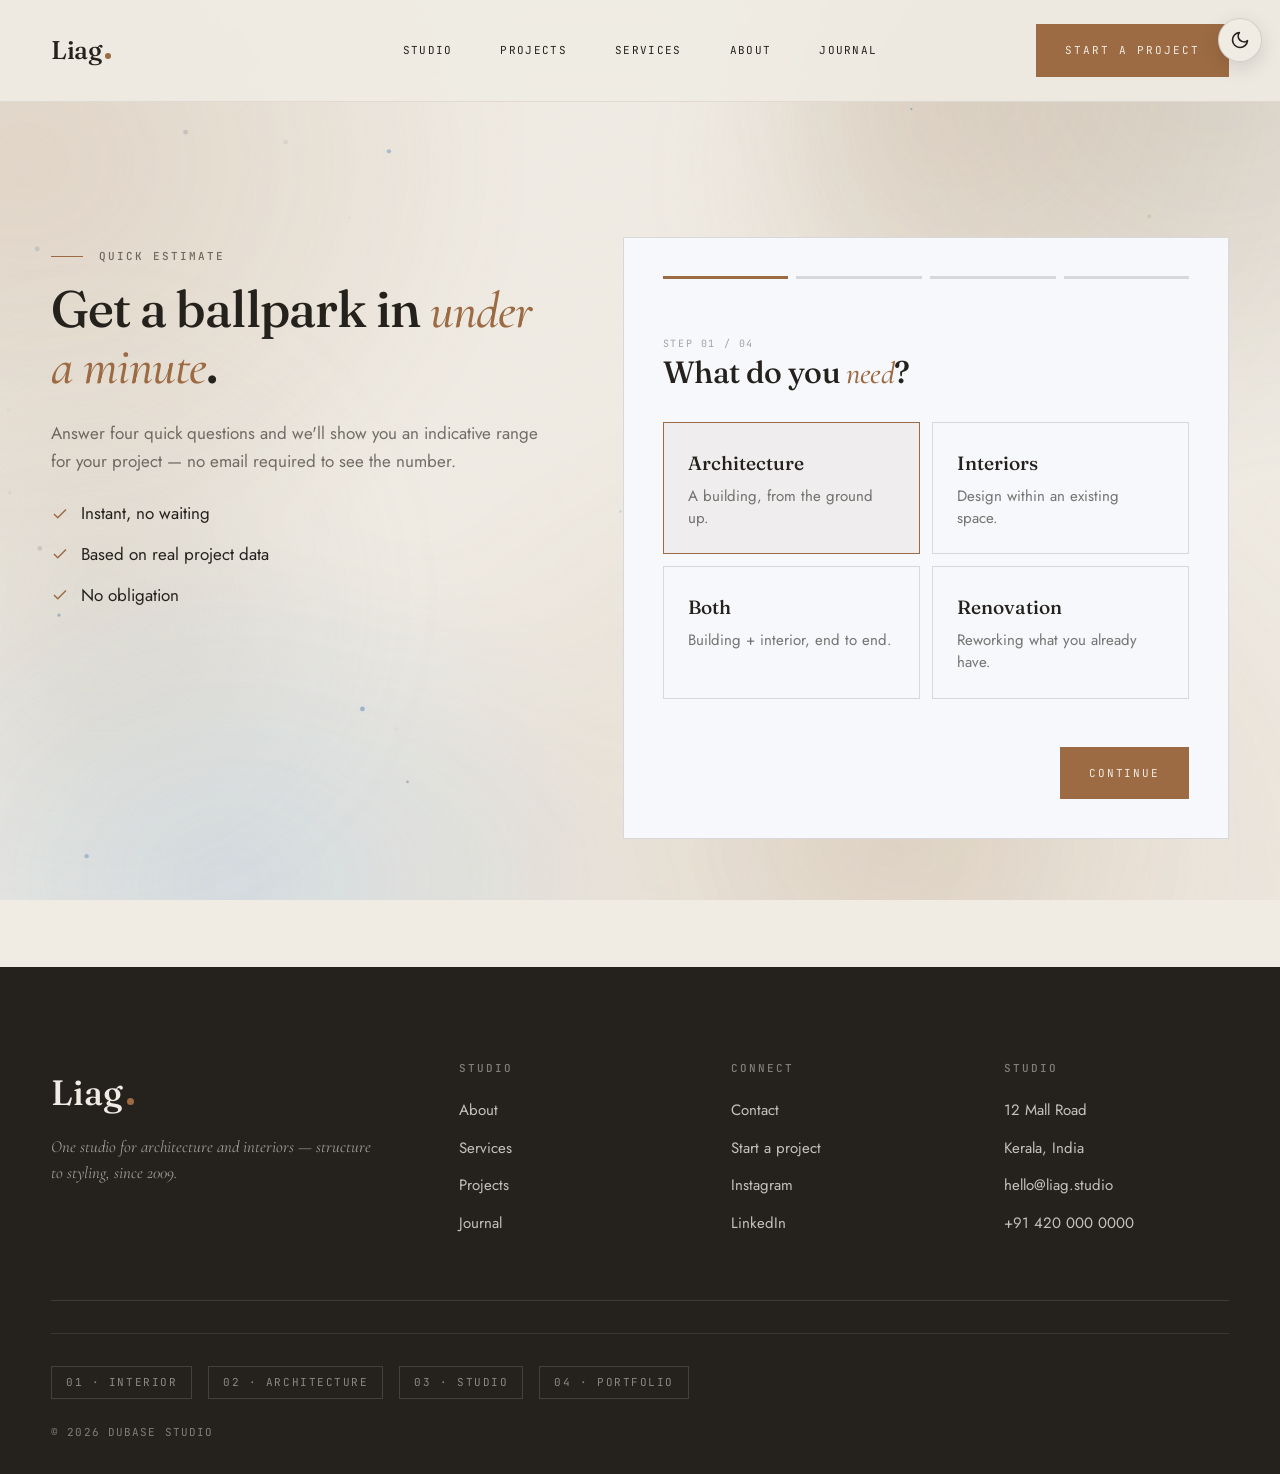
<file: estimate.html>
<!DOCTYPE html>
<html lang="en">


<head>
  <meta charset="UTF-8">
  <meta name="viewport" content="width=device-width, initial-scale=1.0">
  <meta name="theme-color" content="#25221d">
  <meta name="description" content="Get an instant ballpark estimate for your architecture or interior project.">
  <title>Liag — Quick Estimate</title>
  <link rel="preconnect" href="https://fonts.googleapis.com/">
  <link rel="preconnect" href="https://fonts.gstatic.com/" crossorigin>
  <link
    href="https://fonts.googleapis.com/css2?family=Fraunces:ital,opsz,wght@0,9..144,400;0,9..144,500;1,9..144,400&amp;family=Cormorant+Garamond:ital,wght@0,500;1,500&amp;family=Jost:wght@400;500&amp;family=JetBrains+Mono:wght@400;500&amp;display=swap"
    rel="stylesheet">
  <link rel="stylesheet" href="assets/css/root.css">
  <link rel="stylesheet" href="assets/css/base.css">
  <link rel="stylesheet" href="assets/css/components.css">
  <link rel="stylesheet" href="assets/css/pages.css">
  <link rel="stylesheet" href="assets/css/fx.css">
</head>

<body class="v-studio">
  <a class="skip-link" href="#main">Skip to content</a>
  <!-- ===================== AMBIENT BACKGROUND FX ===================== -->
  <div class="fx-bg" aria-hidden="true">
    <span class="fx-aurora"></span>
    <span class="fx-orb fx-orb--1"></span>
    <span class="fx-orb fx-orb--2"></span>
    <span class="fx-orb fx-orb--3"></span>
  </div>
  <canvas class="fx-particles" aria-hidden="true"></canvas>
  <div class="fx-grain" aria-hidden="true"></div>
  <div class="fx-cursor" aria-hidden="true"></div>


  <!-- ===================== NAV ===================== -->
  <header class="nav" data-nav>
    <div class="container nav__inner">
      <a href="index.html" class="nav__brand">Liag<span class="nav__brand-dot" aria-hidden="true"></span></a>
      <nav class="nav__menu" aria-label="Primary">
        <a href="index.html">Studio</a>
        <a href="projects.html">Projects</a>
        <a href="services.html">Services</a>
        <a href="about.html">About</a>
        <a href="blog.html">Journal</a>
      </nav>
      <div class="nav__actions">
        <button class="btn btn--primary" data-open-modal="inquiry-modal">Start a project</button>
        <button class="nav__toggle" data-nav-toggle aria-label="Open menu" aria-expanded="false">
          <span></span><span></span><span></span>
        </button>
      </div>
    </div>
  </header>

  <div class="nav__drawer" data-nav-drawer>
    <button class="nav__drawer-close" data-nav-close aria-label="Close menu">&times;</button>
    <nav class="nav__drawer-menu" aria-label="Mobile">
      <a href="index.html">Studio</a>
      <a href="projects.html">Projects</a>
      <a href="services.html">Services</a>
      <a href="about.html">About</a>
      <a href="blog.html">Journal</a>
    </nav>
    <div class="nav__drawer-footer">
      <button class="btn btn--primary btn--block" data-open-modal="inquiry-modal">Start a project</button>
    </div>
  </div>


  <main id="main">
    <section class="container section" style="padding-top:clamp(120px,15vh,190px);">
      <div class="estimate-page">
        <aside class="estimate-page__aside reveal">
          <span class="eyebrow">Quick estimate</span>
          <h1>Get a ballpark in <em>under a minute</em>.</h1>
          <p>Answer four quick questions and we'll show you an indicative range for your project — no email required to
            see the number.</p>
          <ul class="estimate-page__points">
            <li><svg width="18" height="18" viewBox="0 0 24 24" fill="none" stroke="currentColor" stroke-width="2">
                <polyline points="20 6 9 17 4 12" />
              </svg> Instant, no waiting</li>
            <li><svg width="18" height="18" viewBox="0 0 24 24" fill="none" stroke="currentColor" stroke-width="2">
                <polyline points="20 6 9 17 4 12" />
              </svg> Based on real project data</li>
            <li><svg width="18" height="18" viewBox="0 0 24 24" fill="none" stroke="currentColor" stroke-width="2">
                <polyline points="20 6 9 17 4 12" />
              </svg> No obligation</li>
          </ul>
        </aside>
        <div class="estimate-card reveal">
          <div class="estimator" data-estimator>
            <div class="estimator__progress" aria-hidden="true">
              <span class="estimator__pip"></span><span class="estimator__pip"></span>
              <span class="estimator__pip"></span><span class="estimator__pip"></span>
            </div>
            <div data-est-steps>
              <div class="estimator__step is-active">
                <span class="estimator__step-label">Step 01 / 04</span>
                <h3 class="estimator__step-title">What do you <em>need</em>?</h3>
                <div class="opt-grid opt-grid--2">
                  <label class="opt"><input type="radio" name="e-type" value="residential" data-est="type" checked><span
                      class="opt__title">Architecture</span><span class="opt__desc">A building, from the ground
                      up.</span></label>
                  <label class="opt"><input type="radio" name="e-type" value="commercial" data-est="type"><span
                      class="opt__title">Interiors</span><span class="opt__desc">Design within an existing
                      space.</span></label>
                  <label class="opt"><input type="radio" name="e-type" value="newbuild" data-est="type"><span
                      class="opt__title">Both</span><span class="opt__desc">Building + interior, end to
                      end.</span></label>
                  <label class="opt"><input type="radio" name="e-type" value="renovation" data-est="type"><span
                      class="opt__title">Renovation</span><span class="opt__desc">Reworking what you already
                      have.</span></label>
                </div>
              </div>
              <div class="estimator__step">
                <span class="estimator__step-label">Step 02 / 04</span>
                <h3 class="estimator__step-title">How <em>large</em> is the space?</h3>
                <div class="range-row">
                  <input type="range" min="300" max="15000" step="100" value="2000" data-est="area"
                    aria-label="Area in square feet">
                  <span class="range-val" data-est-area-label>2000 <span>sq ft</span></span>
                </div>
                <p class="estimator__step-label" style="margin-top: var(--s-6);">Scope of work</p>
                <div class="opt-grid opt-grid--3" style="margin-top: var(--s-3);">
                  <label class="opt"><input type="radio" name="e-scope" value="consultation" data-est="scope"><span
                      class="opt__title">Concept</span><span class="opt__price">From 25%</span></label>
                  <label class="opt"><input type="radio" name="e-scope" value="partial" data-est="scope"><span
                      class="opt__title">Partial</span><span class="opt__price">From 65%</span></label>
                  <label class="opt"><input type="radio" name="e-scope" value="full" data-est="scope" checked><span
                      class="opt__title">Full</span><span class="opt__price">End to end</span></label>
                </div>
              </div>
              <div class="estimator__step">
                <span class="estimator__step-label">Step 03 / 04</span>
                <h3 class="estimator__step-title">What <em>finish</em> level?</h3>
                <div class="opt-grid">
                  <label class="opt"><input type="radio" name="e-finish" value="essential" data-est="finish"><span
                      class="opt__title">Considered</span><span class="opt__desc">Clean, durable, value-focused
                      throughout.</span></label>
                  <label class="opt"><input type="radio" name="e-finish" value="premium" data-est="finish" checked><span
                      class="opt__title">Premium</span><span class="opt__desc">Elevated materials, custom
                      detailing.</span></label>
                  <label class="opt"><input type="radio" name="e-finish" value="luxury" data-est="finish"><span
                      class="opt__title">Signature</span><span class="opt__desc">Bespoke throughout — landmark
                      quality.</span></label>
                </div>
                <div class="estimate-readout">
                  <span class="estimate-readout__label">Estimated range</span>
                  <span class="estimate-readout__value" data-est-readout>&mdash;</span>
                </div>
              </div>
              <div class="estimator__step">
                <span class="estimator__step-label">Step 04 / 04</span>
                <h3 class="estimator__step-title">Where do we <em>send</em> it?</h3>
                <div class="stack">
                  <div class="field"><label class="field__label" for="ep-name">Name <span
                        class="req">*</span></label><input class="field__input" id="ep-name" type="text" required
                      data-est="name" placeholder="Your name"><span class="field-error">Please enter your name</span>
                  </div>
                  <div class="field"><label class="field__label" for="ep-email">Email <span
                        class="req">*</span></label><input class="field__input" id="ep-email" type="email" required
                      data-est="email" placeholder="you@example.com"><span class="field-error">Please enter a valid
                      email</span></div>
                </div>
                <div class="estimate-readout"><span class="estimate-readout__label">Your estimate</span><span
                    class="estimate-readout__value" data-est-readout>&mdash;</span></div>
              </div>
            </div>
            <div class="estimator__nav">
              <button class="btn btn--ghost" data-est-prev>Back</button>
              <button class="btn btn--primary" data-est-next>Continue</button>
            </div>
            <div class="estimator__success">
              <div class="estimator__success-icon" aria-hidden="true"><svg width="28" height="28" viewBox="0 0 24 24"
                  fill="none" stroke="currentColor" stroke-width="2.5">
                  <polyline points="20 6 9 17 4 12" />
                </svg></div>
              <h3 class="estimator__step-title" style="margin-bottom: var(--s-3);">Request <em>received.</em></h3>
              <p class="lead" style="margin-bottom: var(--s-5);">Your estimated range is <strong
                  data-est-final>&mdash;</strong>. We'll be in touch within one working day.</p>
              <a href="projects.html" class="btn btn--dark">Meanwhile, see our work</a>
            </div>
          </div>
        </div>
      </div>
    </section>
  </main>
  <!-- ===================== FOOTER ===================== -->
  <footer class="footer">
    <div class="container">
      <div class="footer__top">
        <div>
          <div class="footer__brand">Liag<span class="footer__brand-dot" aria-hidden="true"></span></div>
          <p class="footer__tagline">One studio for architecture and interiors — structure to styling, since 2009.</p>
        </div>
        <div>
          <h4 class="footer__col-title">Studio</h4>
          <ul class="footer__list">
            <li><a href="about.html">About</a></li>
            <li><a href="services.html">Services</a></li>
            <li><a href="projects.html">Projects</a></li>
            <li><a href="blog.html">Journal</a></li>
          </ul>
        </div>
        <div>
          <h4 class="footer__col-title">Connect</h4>
          <ul class="footer__list">
            <li><a href="contact.html">Contact</a></li>
            <li><a href="estimate.html">Start a project</a></li>
            <li><a href="#">Instagram</a></li>
            <li><a href="#">LinkedIn</a></li>
          </ul>
        </div>
        <div>
          <h4 class="footer__col-title">Studio</h4>
          <ul class="footer__list">
            <li>12 Mall Road</li>
            <li>Kerala, India</li>
            <li>hello@liag.studio</li>
            <li>+91 420 000 0000</li>
          </ul>
        </div>
      </div>
      <div class="footer__variants">
        <a href="index.html">01 · Interior</a>
        <a href="architecture.html">02 · Architecture</a>
        <a href="studio.html">03 · Studio</a>
        <a href="portfolio.html">04 · Portfolio</a>
      </div>
      <div class="footer__bottom">
        <span>© <span data-year>2026</span> Dubase Studio</span>

      </div>
    </div>
  </footer>


  <!-- ===================== ESTIMATOR POPUP ===================== -->
  <div class="modal" id="estimator-modal" aria-hidden="true">
    <div class="modal__overlay" data-modal-close></div>
    <div class="modal__panel" role="dialog" aria-modal="true" aria-label="Quick project estimate">
      <button class="modal__close" data-modal-close aria-label="Close">&times;</button>
      <div class="estimator" data-estimator>
        <div class="estimator__progress" aria-hidden="true">
          <span class="estimator__pip"></span><span class="estimator__pip"></span>
          <span class="estimator__pip"></span><span class="estimator__pip"></span>
        </div>
        <div data-est-steps>
          <div class="estimator__step is-active">
            <span class="estimator__step-label">Step 01 / 04</span>
            <h3 class="estimator__step-title">What do you <em>need</em>?</h3>
            <div class="opt-grid opt-grid--2">
              <label class="opt"><input type="radio" name="m-type" value="residential" data-est="type" checked><span
                  class="opt__title">Architecture</span><span class="opt__desc">A building, from the ground
                  up.</span></label>
              <label class="opt"><input type="radio" name="m-type" value="commercial" data-est="type"><span
                  class="opt__title">Interiors</span><span class="opt__desc">Design within an existing
                  space.</span></label>
              <label class="opt"><input type="radio" name="m-type" value="newbuild" data-est="type"><span
                  class="opt__title">Both</span><span class="opt__desc">Building + interior, end to end.</span></label>
              <label class="opt"><input type="radio" name="m-type" value="renovation" data-est="type"><span
                  class="opt__title">Renovation</span><span class="opt__desc">Reworking what you already
                  have.</span></label>
            </div>
          </div>
          <div class="estimator__step">
            <span class="estimator__step-label">Step 02 / 04</span>
            <h3 class="estimator__step-title">How <em>large</em> is the space?</h3>
            <div class="range-row">
              <input type="range" min="300" max="15000" step="100" value="2000" data-est="area"
                aria-label="Area in square feet">
              <span class="range-val" data-est-area-label>2000 <span>sq ft</span></span>
            </div>
            <p class="estimator__step-label" style="margin-top: var(--s-6);">Scope of work</p>
            <div class="opt-grid opt-grid--3" style="margin-top: var(--s-3);">
              <label class="opt"><input type="radio" name="m-scope" value="consultation" data-est="scope"><span
                  class="opt__title">Concept</span><span class="opt__price">From 25%</span></label>
              <label class="opt"><input type="radio" name="m-scope" value="partial" data-est="scope"><span
                  class="opt__title">Partial</span><span class="opt__price">From 65%</span></label>
              <label class="opt"><input type="radio" name="m-scope" value="full" data-est="scope" checked><span
                  class="opt__title">Full</span><span class="opt__price">End to end</span></label>
            </div>
          </div>
          <div class="estimator__step">
            <span class="estimator__step-label">Step 03 / 04</span>
            <h3 class="estimator__step-title">What <em>finish</em> level?</h3>
            <div class="opt-grid">
              <label class="opt"><input type="radio" name="m-finish" value="essential" data-est="finish"><span
                  class="opt__title">Considered</span><span class="opt__desc">Clean, durable, value-focused
                  throughout.</span></label>
              <label class="opt"><input type="radio" name="m-finish" value="premium" data-est="finish" checked><span
                  class="opt__title">Premium</span><span class="opt__desc">Elevated materials, custom
                  detailing.</span></label>
              <label class="opt"><input type="radio" name="m-finish" value="luxury" data-est="finish"><span
                  class="opt__title">Signature</span><span class="opt__desc">Bespoke throughout — landmark
                  quality.</span></label>
            </div>
            <div class="estimate-readout">
              <span class="estimate-readout__label">Estimated range</span>
              <span class="estimate-readout__value" data-est-readout>—</span>
            </div>
          </div>
          <div class="estimator__step">
            <span class="estimator__step-label">Step 04 / 04</span>
            <h3 class="estimator__step-title">Where do we <em>send</em> it?</h3>
            <div class="stack">
              <div class="field">
                <label class="field__label" for="sm-name">Name <span class="req">*</span></label>
                <input class="field__input" id="sm-name" type="text" required data-est="name" placeholder="Your name">
                <span class="field-error">Please enter your name</span>
              </div>
              <div class="field">
                <label class="field__label" for="sm-email">Email <span class="req">*</span></label>
                <input class="field__input" id="sm-email" type="email" required data-est="email"
                  placeholder="you@example.com">
                <span class="field-error">Please enter a valid email</span>
              </div>
            </div>
            <div class="estimate-readout">
              <span class="estimate-readout__label">Your estimate</span>
              <span class="estimate-readout__value" data-est-readout>—</span>
            </div>
          </div>
        </div>
        <div class="estimator__nav">
          <button class="btn btn--ghost" data-est-prev>Back</button>
          <button class="btn btn--primary" data-est-next>Continue</button>
        </div>
        <div class="estimator__success">
          <div class="estimator__success-icon" aria-hidden="true">
            <svg width="28" height="28" viewBox="0 0 24 24" fill="none" stroke="currentColor" stroke-width="2.5">
              <polyline points="20 6 9 17 4 12" />
            </svg>
          </div>
          <h3 class="estimator__step-title" style="margin-bottom: var(--s-3);">Request <em>received.</em></h3>
          <p class="lead" style="margin-bottom: var(--s-5);">Your estimated range is <strong data-est-final>—</strong>.
            We'll be in touch within one working day to talk through the details.</p>
          <a href="projects.html" class="btn btn--dark">Meanwhile, see our work</a>
        </div>
      </div>
    </div>
  </div>

  <script src="assets/js/main.js"></script>

  <!-- ===================== PROJECT INQUIRY POPUP ===================== -->
  <div class="modal" id="inquiry-modal" aria-hidden="true">
    <div class="modal__overlay" data-modal-close></div>
    <div class="modal__panel" role="dialog" aria-modal="true" aria-label="Start a project">
      <button class="modal__close" data-modal-close aria-label="Close">&times;</button>
      <div class="estimator" data-inquiry>
        <div class="estimator__progress" aria-hidden="true">
          <span class="estimator__pip"></span><span class="estimator__pip"></span>
          <span class="estimator__pip"></span><span class="estimator__pip"></span>
        </div>
        <div data-inq-steps>
          <div class="estimator__step is-active">
            <span class="estimator__step-label">Step 01 / 04</span>
            <h3 class="estimator__step-title">What can we <em>help</em> with?</h3>
            <div class="opt-grid opt-grid--2">
              <label class="opt"><input type="radio" name="i-type" value="architecture" data-inq="type" checked><span
                  class="opt__title">Architecture</span><span class="opt__desc">A new building or
                  extension.</span></label>
              <label class="opt"><input type="radio" name="i-type" value="interior" data-inq="type"><span
                  class="opt__title">Interior design</span><span class="opt__desc">Designing an existing
                  space.</span></label>
              <label class="opt"><input type="radio" name="i-type" value="both" data-inq="type"><span
                  class="opt__title">Both</span><span class="opt__desc">Structure and interior together.</span></label>
              <label class="opt"><input type="radio" name="i-type" value="consult" data-inq="type"><span
                  class="opt__title">Consultation</span><span class="opt__desc">Advice or a second
                  opinion.</span></label>
            </div>
          </div>
          <div class="estimator__step">
            <span class="estimator__step-label">Step 02 / 04</span>
            <h3 class="estimator__step-title">Rough <em>budget</em>?</h3>
            <div class="opt-grid opt-grid--2">
              <label class="opt"><input type="radio" name="i-budget" value="lt50" data-inq="budget" checked><span
                  class="opt__title">Under $50k</span></label>
              <label class="opt"><input type="radio" name="i-budget" value="50-150" data-inq="budget"><span
                  class="opt__title">$50k – $150k</span></label>
              <label class="opt"><input type="radio" name="i-budget" value="150-500" data-inq="budget"><span
                  class="opt__title">$150k – $500k</span></label>
              <label class="opt"><input type="radio" name="i-budget" value="gt500" data-inq="budget"><span
                  class="opt__title">$500k+</span></label>
            </div>
            <p class="estimator__step-label" style="margin-top:var(--s-6);">Timeline</p>
            <div class="opt-grid opt-grid--3" style="margin-top:var(--s-3);">
              <label class="opt"><input type="radio" name="i-time" value="asap" data-inq="timeline" checked><span
                  class="opt__title">ASAP</span></label>
              <label class="opt"><input type="radio" name="i-time" value="3-6m" data-inq="timeline"><span
                  class="opt__title">3–6 months</span></label>
              <label class="opt"><input type="radio" name="i-time" value="exploring" data-inq="timeline"><span
                  class="opt__title">Exploring</span></label>
            </div>
          </div>
          <div class="estimator__step">
            <span class="estimator__step-label">Step 03 / 04</span>
            <h3 class="estimator__step-title">Tell us <em>more</em>.</h3>
            <div class="field">
              <label class="field__label" for="i-msg">Project details</label>
              <textarea class="field__input" id="i-msg" rows="5" data-inq="message"
                placeholder="Location, size, what you have in mind..."></textarea>
            </div>
          </div>
          <div class="estimator__step">
            <span class="estimator__step-label">Step 04 / 04</span>
            <h3 class="estimator__step-title">Where do we <em>reach</em> you?</h3>
            <div class="stack">
              <div class="field">
                <label class="field__label" for="i-name">Name <span class="req">*</span></label>
                <input class="field__input" id="i-name" type="text" required data-inq="name" placeholder="Your name">
                <span class="field-error">Please enter your name</span>
              </div>
              <div class="field">
                <label class="field__label" for="i-email">Email <span class="req">*</span></label>
                <input class="field__input" id="i-email" type="email" required data-inq="email"
                  placeholder="you@example.com">
                <span class="field-error">Please enter a valid email</span>
              </div>
            </div>
            <div class="estimate-readout">
              <span class="estimate-readout__label">Your request</span>
              <span class="estimate-readout__value" data-inq-summary
                style="font-size:0.9rem;display:flex;gap:10px;flex-wrap:wrap;"></span>
            </div>
          </div>
        </div>
        <div class="estimator__nav">
          <button class="btn btn--ghost" data-inq-prev>Back</button>
          <button class="btn btn--primary" data-inq-next>Continue</button>
        </div>
        <div class="estimator__success">
          <div class="estimator__success-icon" aria-hidden="true">
            <svg width="28" height="28" viewBox="0 0 24 24" fill="none" stroke="currentColor" stroke-width="2.5">
              <polyline points="20 6 9 17 4 12" />
            </svg>
          </div>
          <h3 class="estimator__step-title" style="margin-bottom:var(--s-3);">Request <em>sent.</em></h3>
          <p class="lead" style="margin-bottom:var(--s-5);">Thanks — we've got your project details and will be in touch
            within one working day.</p>
          <button class="btn btn--dark" data-modal-close>Close</button>
        </div>
      </div>
    </div>
  </div>

  <!-- ===================== CUSTOMIZER PANEL (demo) ===================== -->
  <aside class="customizer" data-customizer aria-label="Theme customizer">
    <button class="customizer__toggle" data-cz-toggle aria-label="Customize theme">
      <svg width="20" height="20" viewBox="0 0 24 24" fill="none" stroke="currentColor" stroke-width="1.6">
        <circle cx="12" cy="12" r="3" />
        <path d="M12 1v4M12 19v4M4.2 4.2l2.8 2.8M17 17l2.8 2.8M1 12h4M19 12h4M4.2 19.8l2.8-2.8M17 7l2.8-2.8" />
      </svg>
    </button>
    <div class="customizer__body" data-cz-body>
      <p class="customizer__title">Accent colour</p>
      <div class="customizer__row">
        <div class="customizer__swatches">
          <button class="cz-swatch" data-cz-accent="#2f6fb0" data-cz-accent-deep="#245a93" style="background:#2f6fb0"
            aria-label="Azure"></button>
          <button class="cz-swatch" data-cz-accent="#b5622f" data-cz-accent-deep="#944c22" style="background:#b5622f"
            aria-label="Clay"></button>
          <button class="cz-swatch" data-cz-accent="#9c6b43" data-cz-accent-deep="#7e5433" style="background:#9c6b43"
            aria-label="Bronze"></button>
          <button class="cz-swatch" data-cz-accent="#5e7c5a" data-cz-accent-deep="#4a6347" style="background:#5e7c5a"
            aria-label="Sage"></button>
          <button class="cz-swatch" data-cz-accent="#8a5a7a" data-cz-accent-deep="#6f4762" style="background:#8a5a7a"
            aria-label="Plum"></button>
          <button class="cz-swatch" data-cz-accent="#3f3f46" data-cz-accent-deep="#2c2c31" style="background:#3f3f46"
            aria-label="Graphite"></button>
        </div>
      </div>
      <p class="customizer__title">Appearance</p>
      <div class="customizer__row">
        <button class="customizer__dark" data-cz-dark>
          <span data-cz-dark-label>Dark mode</span>
          <svg width="16" height="16" viewBox="0 0 24 24" fill="none" stroke="currentColor" stroke-width="1.6">
            <path d="M21 12.8A9 9 0 1111.2 3 7 7 0 0021 12.8z" />
          </svg>
        </button>
      </div>
      <p class="customizer__note">Live demo — shows how easily the theme recolours. Set defaults in root.css.</p>
    </div>
  </aside>


</body>


</html>
</file>
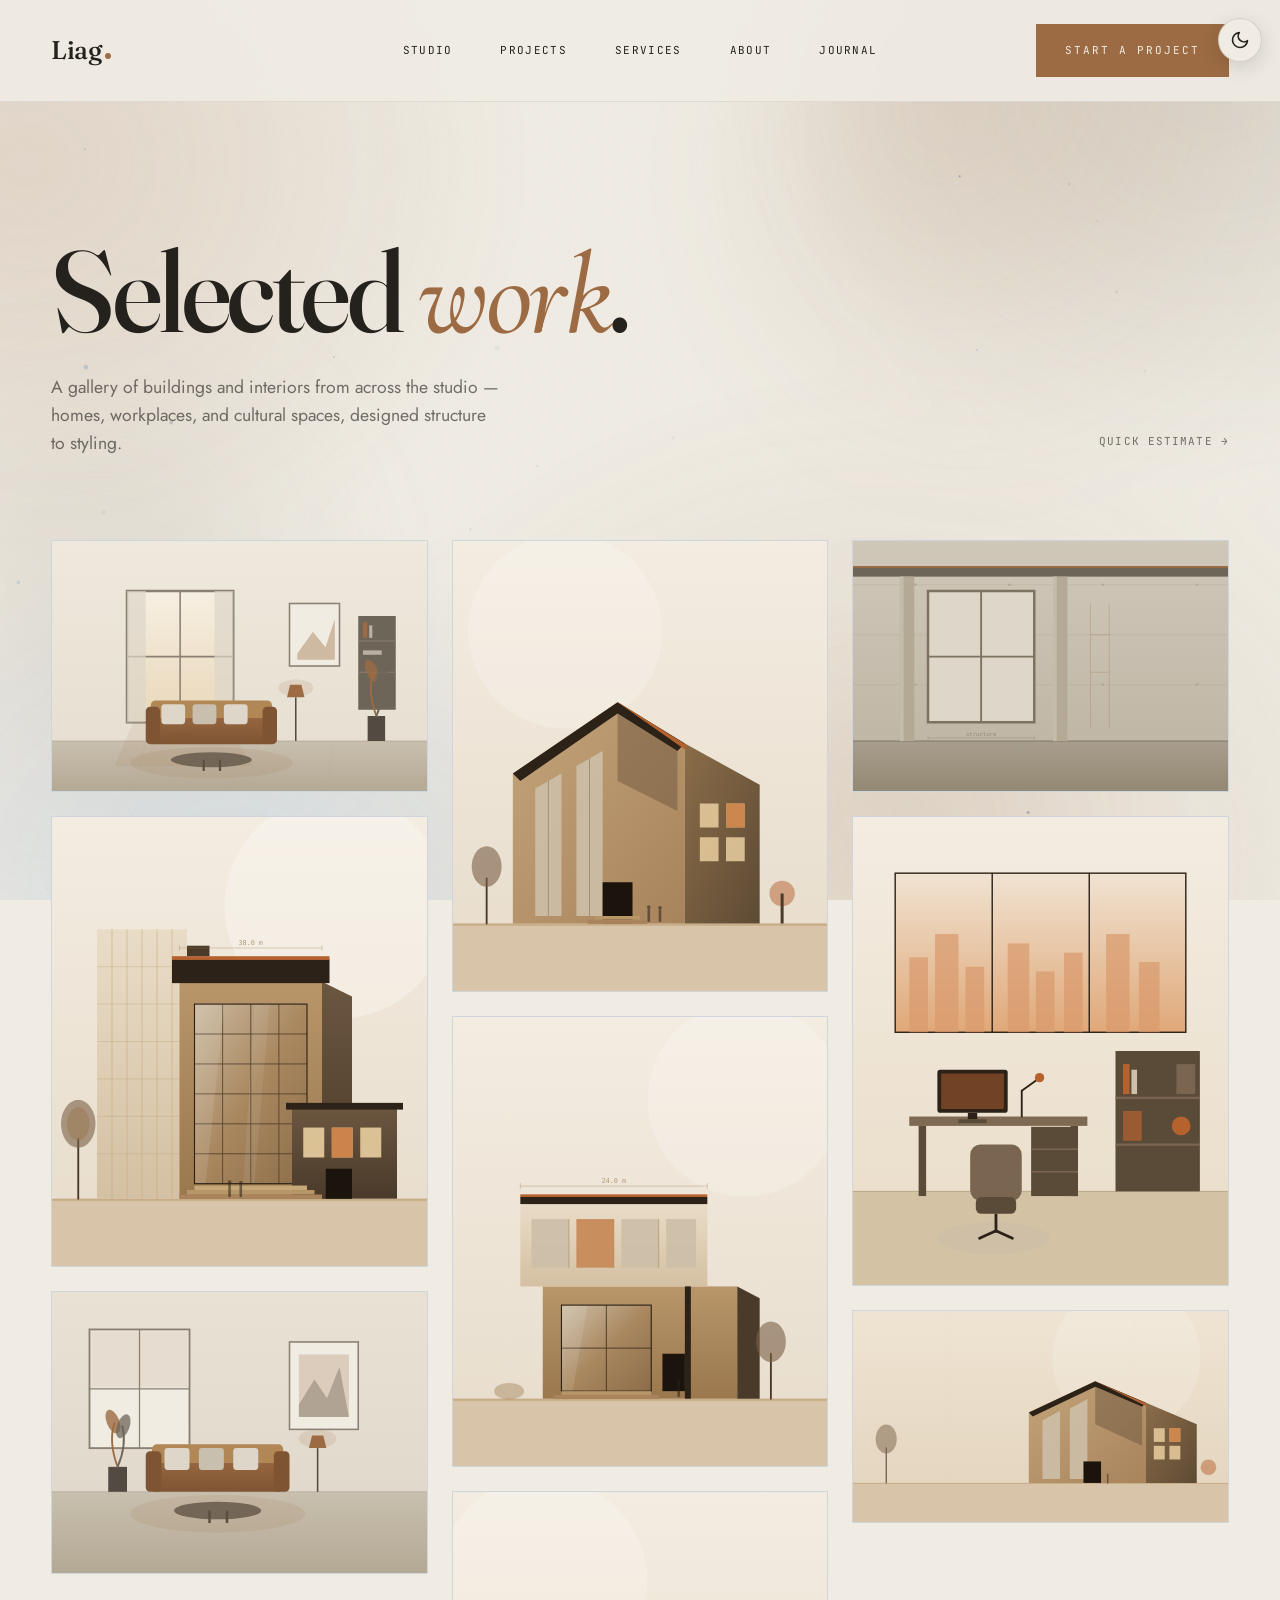
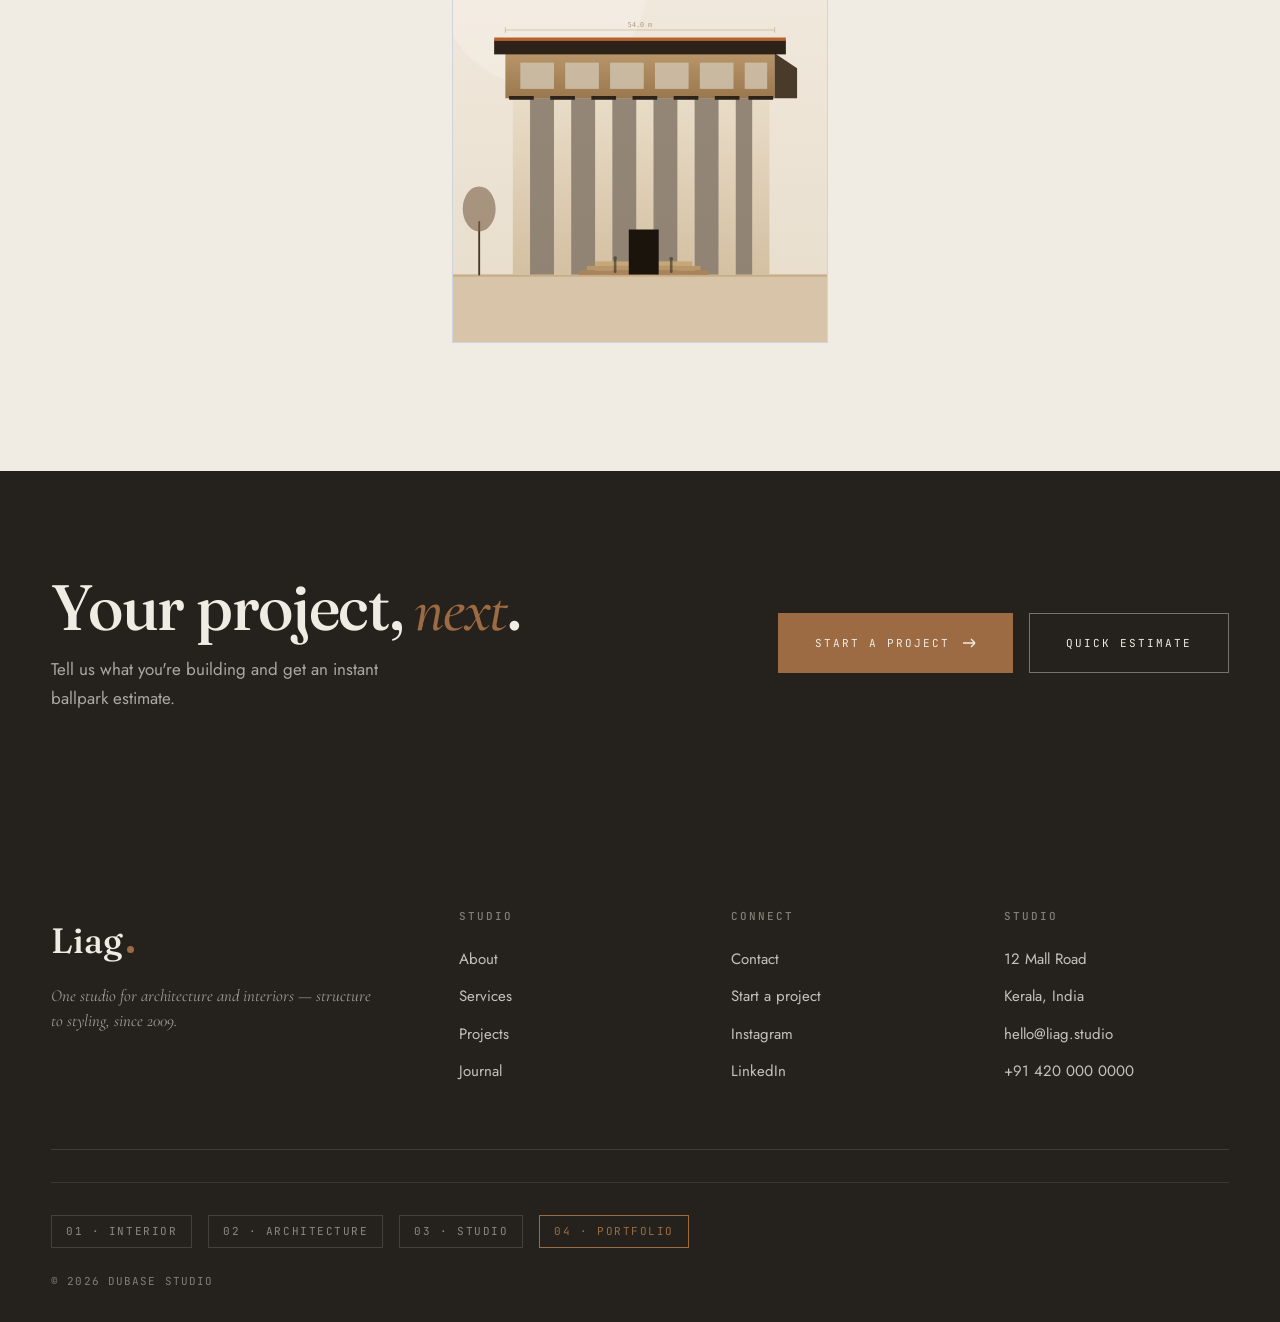
<file: portfolio.html>
<!DOCTYPE html>
<html lang="en">


<head>
  <meta charset="UTF-8">
  <meta name="viewport" content="width=device-width, initial-scale=1.0">
  <meta name="theme-color" content="#25221d">
  <meta name="description" content="A gallery of architecture and interior projects by Dubase Studio.">
  <title>Liag — Portfolio</title>
  <link rel="preconnect" href="https://fonts.googleapis.com/">
  <link rel="preconnect" href="https://fonts.gstatic.com/" crossorigin>
  <link
    href="https://fonts.googleapis.com/css2?family=Fraunces:ital,opsz,wght@0,9..144,400;0,9..144,500;1,9..144,400&amp;family=Cormorant+Garamond:ital,wght@0,500;1,500&amp;family=Jost:wght@400;500&amp;family=JetBrains+Mono:wght@400;500&amp;display=swap"
    rel="stylesheet">
  <link rel="stylesheet" href="assets/css/root.css">
  <link rel="stylesheet" href="assets/css/base.css">
  <link rel="stylesheet" href="assets/css/components.css">
  <link rel="stylesheet" href="assets/css/pages.css">
  <link rel="stylesheet" href="assets/css/fx.css">
</head>

<body class="v-studio">
  <a class="skip-link" href="#main">Skip to content</a>
  <!-- ===================== AMBIENT BACKGROUND FX ===================== -->
  <div class="fx-bg" aria-hidden="true">
    <span class="fx-aurora"></span>
    <span class="fx-orb fx-orb--1"></span>
    <span class="fx-orb fx-orb--2"></span>
    <span class="fx-orb fx-orb--3"></span>
  </div>
  <canvas class="fx-particles" aria-hidden="true"></canvas>
  <div class="fx-grain" aria-hidden="true"></div>
  <div class="fx-cursor" aria-hidden="true"></div>


  <!-- ===================== NAV ===================== -->
  <header class="nav" data-nav>
    <div class="container nav__inner">
      <a href="index.html" class="nav__brand">Liag<span class="nav__brand-dot" aria-hidden="true"></span></a>
      <nav class="nav__menu" aria-label="Primary">
        <a href="index.html">Studio</a>
        <a href="projects.html">Projects</a>
        <a href="services.html">Services</a>
        <a href="about.html">About</a>
        <a href="blog.html">Journal</a>
      </nav>
      <div class="nav__actions">
        <button class="btn btn--primary" data-open-modal="inquiry-modal">Start a project</button>
        <button class="nav__toggle" data-nav-toggle aria-label="Open menu" aria-expanded="false">
          <span></span><span></span><span></span>
        </button>
      </div>
    </div>
  </header>

  <div class="nav__drawer" data-nav-drawer>
    <button class="nav__drawer-close" data-nav-close aria-label="Close menu">&times;</button>
    <nav class="nav__drawer-menu" aria-label="Mobile">
      <a href="index.html">Studio</a>
      <a href="projects.html">Projects</a>
      <a href="services.html">Services</a>
      <a href="about.html">About</a>
      <a href="blog.html">Journal</a>
    </nav>
    <div class="nav__drawer-footer">
      <button class="btn btn--primary btn--block" data-open-modal="inquiry-modal">Start a project</button>
    </div>
  </div>


  <main id="main">
    <section class="container pf-hero">
      <h1 class="pf-hero__title reveal">Selected <em>work</em>.</h1>
      <div class="pf-hero__row reveal">
        <p class="pf-hero__lead">A gallery of buildings and interiors from across the studio — homes, workplaces, and
          cultural spaces, designed structure to styling.</p>
        <button class="nav__estimate" data-open-modal="estimator-modal" style="font-size:var(--fs-label);">Quick
          estimate &rarr;</button>
      </div>
    </section>
    <section class="container section" style="padding-top:var(--s-6);">
      <div class="pf-masonry">
        <a href="project-single.html" class="pf-item reveal">
          <img src="assets/images/studio-finished.svg" alt="The Riverside House">
          <span class="pf-item__cap"><span class="pf-item__cap-title">The Riverside House</span><span
              class="pf-item__cap-meta">Residential · 2025</span></span>
        </a>
        <a href="project-single.html" class="pf-item reveal">
          <img src="assets/images/arch-building-a.svg" alt="Meridian Tower">
          <span class="pf-item__cap"><span class="pf-item__cap-title">Meridian Tower</span><span
              class="pf-item__cap-meta">Commercial · 2025</span></span>
        </a>
        <a href="project-single.html" class="pf-item reveal">
          <img src="assets/images/studio-interior.svg" alt="Saffron Suite">
          <span class="pf-item__cap"><span class="pf-item__cap-title">Saffron Suite</span><span
              class="pf-item__cap-meta">Hospitality · 2024</span></span>
        </a>
        <a href="project-single.html" class="pf-item reveal">
          <img src="assets/images/arch-cultural.svg" alt="The Folded Museum">
          <span class="pf-item__cap"><span class="pf-item__cap-title">The Folded Museum</span><span
              class="pf-item__cap-meta">Cultural · 2022</span></span>
        </a>
        <a href="project-single.html" class="pf-item reveal">
          <img src="assets/images/arch-resi.svg" alt="Courtyard Villa">
          <span class="pf-item__cap"><span class="pf-item__cap-title">Courtyard Villa</span><span
              class="pf-item__cap-meta">Residential · 2024</span></span>
        </a>
        <a href="project-single.html" class="pf-item reveal">
          <img src="assets/images/arch-civic.svg" alt="Civic Library">
          <span class="pf-item__cap"><span class="pf-item__cap-title">Civic Library</span><span
              class="pf-item__cap-meta">Civic · 2024</span></span>
        </a>
        <a href="project-single.html" class="pf-item reveal">
          <img src="assets/images/studio-shell.svg" alt="The Workshop">
          <span class="pf-item__cap"><span class="pf-item__cap-title">The Workshop</span><span
              class="pf-item__cap-meta">Commercial · 2024</span></span>
        </a>
        <a href="project-single.html" class="pf-item reveal">
          <img src="assets/images/scene-p2-warm.svg" alt="Hillside Retreat">
          <span class="pf-item__cap"><span class="pf-item__cap-title">Hillside Retreat</span><span
              class="pf-item__cap-meta">Interior · 2023</span></span>
        </a>
        <a href="project-single.html" class="pf-item reveal">
          <img src="assets/images/arch-hero-cultural.svg" alt="The Gallery">
          <span class="pf-item__cap"><span class="pf-item__cap-title">The Gallery</span><span
              class="pf-item__cap-meta">Cultural · 2023</span></span>
        </a>
      </div>
    </section>
    <section class="cta-band">
      <div class="container cta-band__inner reveal">
        <div>
          <h2 class="cta-band__title">Your project, <span class="accent-word">next</span>.</h2>
          <p class="cta-band__sub">Tell us what you're building and get an instant ballpark estimate.</p>
        </div>
        <div class="cta-band__actions">
          <button type="button" class="btn btn--primary btn--lg" data-open-modal="inquiry-modal">Start a project
            <svg width="14" height="10" viewBox="0 0 14 10" fill="none" aria-hidden="true">
              <path d="M1 5h12M13 5L9 1M13 5L9 9" stroke="currentColor" stroke-width="1.4" />
            </svg></button>
          <button class="btn btn--outline btn--lg" data-open-modal="estimator-modal"
            style="border-color: rgba(240,236,228,0.4); color: var(--paper);">Quick estimate</button>
        </div>
      </div>
    </section>
  </main>
  <!-- ===================== FOOTER ===================== -->
  <footer class="footer">
    <div class="container">
      <div class="footer__top">
        <div>
          <div class="footer__brand">Liag<span class="footer__brand-dot" aria-hidden="true"></span></div>
          <p class="footer__tagline">One studio for architecture and interiors — structure to styling, since 2009.</p>
        </div>
        <div>
          <h4 class="footer__col-title">Studio</h4>
          <ul class="footer__list">
            <li><a href="about.html">About</a></li>
            <li><a href="services.html">Services</a></li>
            <li><a href="projects.html">Projects</a></li>
            <li><a href="blog.html">Journal</a></li>
          </ul>
        </div>
        <div>
          <h4 class="footer__col-title">Connect</h4>
          <ul class="footer__list">
            <li><a href="contact.html">Contact</a></li>
            <li><a href="estimate.html">Start a project</a></li>
            <li><a href="#">Instagram</a></li>
            <li><a href="#">LinkedIn</a></li>
          </ul>
        </div>
        <div>
          <h4 class="footer__col-title">Studio</h4>
          <ul class="footer__list">
            <li>12 Mall Road</li>
            <li>Kerala, India</li>
            <li>hello@liag.studio</li>
            <li>+91 420 000 0000</li>
          </ul>
        </div>
      </div>
      <div class="footer__variants">
        <a href="index.html">01 · Interior</a>
        <a href="architecture.html">02 · Architecture</a>
        <a href="studio.html">03 · Studio</a>
        <a href="portfolio.html" aria-current="page">04 · Portfolio</a>
      </div>
      <div class="footer__bottom">
        <span>© <span data-year>2026</span> Dubase Studio</span>

      </div>
    </div>
  </footer>


  <!-- ===================== ESTIMATOR POPUP ===================== -->
  <div class="modal" id="estimator-modal" aria-hidden="true">
    <div class="modal__overlay" data-modal-close></div>
    <div class="modal__panel" role="dialog" aria-modal="true" aria-label="Quick project estimate">
      <button class="modal__close" data-modal-close aria-label="Close">&times;</button>
      <div class="estimator" data-estimator>
        <div class="estimator__progress" aria-hidden="true">
          <span class="estimator__pip"></span><span class="estimator__pip"></span>
          <span class="estimator__pip"></span><span class="estimator__pip"></span>
        </div>
        <div data-est-steps>
          <div class="estimator__step is-active">
            <span class="estimator__step-label">Step 01 / 04</span>
            <h3 class="estimator__step-title">What do you <em>need</em>?</h3>
            <div class="opt-grid opt-grid--2">
              <label class="opt"><input type="radio" name="m-type" value="residential" data-est="type" checked><span
                  class="opt__title">Architecture</span><span class="opt__desc">A building, from the ground
                  up.</span></label>
              <label class="opt"><input type="radio" name="m-type" value="commercial" data-est="type"><span
                  class="opt__title">Interiors</span><span class="opt__desc">Design within an existing
                  space.</span></label>
              <label class="opt"><input type="radio" name="m-type" value="newbuild" data-est="type"><span
                  class="opt__title">Both</span><span class="opt__desc">Building + interior, end to end.</span></label>
              <label class="opt"><input type="radio" name="m-type" value="renovation" data-est="type"><span
                  class="opt__title">Renovation</span><span class="opt__desc">Reworking what you already
                  have.</span></label>
            </div>
          </div>
          <div class="estimator__step">
            <span class="estimator__step-label">Step 02 / 04</span>
            <h3 class="estimator__step-title">How <em>large</em> is the space?</h3>
            <div class="range-row">
              <input type="range" min="300" max="15000" step="100" value="2000" data-est="area"
                aria-label="Area in square feet">
              <span class="range-val" data-est-area-label>2000 <span>sq ft</span></span>
            </div>
            <p class="estimator__step-label" style="margin-top: var(--s-6);">Scope of work</p>
            <div class="opt-grid opt-grid--3" style="margin-top: var(--s-3);">
              <label class="opt"><input type="radio" name="m-scope" value="consultation" data-est="scope"><span
                  class="opt__title">Concept</span><span class="opt__price">From 25%</span></label>
              <label class="opt"><input type="radio" name="m-scope" value="partial" data-est="scope"><span
                  class="opt__title">Partial</span><span class="opt__price">From 65%</span></label>
              <label class="opt"><input type="radio" name="m-scope" value="full" data-est="scope" checked><span
                  class="opt__title">Full</span><span class="opt__price">End to end</span></label>
            </div>
          </div>
          <div class="estimator__step">
            <span class="estimator__step-label">Step 03 / 04</span>
            <h3 class="estimator__step-title">What <em>finish</em> level?</h3>
            <div class="opt-grid">
              <label class="opt"><input type="radio" name="m-finish" value="essential" data-est="finish"><span
                  class="opt__title">Considered</span><span class="opt__desc">Clean, durable, value-focused
                  throughout.</span></label>
              <label class="opt"><input type="radio" name="m-finish" value="premium" data-est="finish" checked><span
                  class="opt__title">Premium</span><span class="opt__desc">Elevated materials, custom
                  detailing.</span></label>
              <label class="opt"><input type="radio" name="m-finish" value="luxury" data-est="finish"><span
                  class="opt__title">Signature</span><span class="opt__desc">Bespoke throughout — landmark
                  quality.</span></label>
            </div>
            <div class="estimate-readout">
              <span class="estimate-readout__label">Estimated range</span>
              <span class="estimate-readout__value" data-est-readout>—</span>
            </div>
          </div>
          <div class="estimator__step">
            <span class="estimator__step-label">Step 04 / 04</span>
            <h3 class="estimator__step-title">Where do we <em>send</em> it?</h3>
            <div class="stack">
              <div class="field">
                <label class="field__label" for="sm-name">Name <span class="req">*</span></label>
                <input class="field__input" id="sm-name" type="text" required data-est="name" placeholder="Your name">
                <span class="field-error">Please enter your name</span>
              </div>
              <div class="field">
                <label class="field__label" for="sm-email">Email <span class="req">*</span></label>
                <input class="field__input" id="sm-email" type="email" required data-est="email"
                  placeholder="you@example.com">
                <span class="field-error">Please enter a valid email</span>
              </div>
            </div>
            <div class="estimate-readout">
              <span class="estimate-readout__label">Your estimate</span>
              <span class="estimate-readout__value" data-est-readout>—</span>
            </div>
          </div>
        </div>
        <div class="estimator__nav">
          <button class="btn btn--ghost" data-est-prev>Back</button>
          <button class="btn btn--primary" data-est-next>Continue</button>
        </div>
        <div class="estimator__success">
          <div class="estimator__success-icon" aria-hidden="true">
            <svg width="28" height="28" viewBox="0 0 24 24" fill="none" stroke="currentColor" stroke-width="2.5">
              <polyline points="20 6 9 17 4 12" />
            </svg>
          </div>
          <h3 class="estimator__step-title" style="margin-bottom: var(--s-3);">Request <em>received.</em></h3>
          <p class="lead" style="margin-bottom: var(--s-5);">Your estimated range is <strong data-est-final>—</strong>.
            We'll be in touch within one working day to talk through the details.</p>
          <a href="projects.html" class="btn btn--dark">Meanwhile, see our work</a>
        </div>
      </div>
    </div>
  </div>

  <script src="assets/js/main.js"></script>

  <!-- ===================== PROJECT INQUIRY POPUP ===================== -->
  <div class="modal" id="inquiry-modal" aria-hidden="true">
    <div class="modal__overlay" data-modal-close></div>
    <div class="modal__panel" role="dialog" aria-modal="true" aria-label="Start a project">
      <button class="modal__close" data-modal-close aria-label="Close">&times;</button>
      <div class="estimator" data-inquiry>
        <div class="estimator__progress" aria-hidden="true">
          <span class="estimator__pip"></span><span class="estimator__pip"></span>
          <span class="estimator__pip"></span><span class="estimator__pip"></span>
        </div>
        <div data-inq-steps>
          <div class="estimator__step is-active">
            <span class="estimator__step-label">Step 01 / 04</span>
            <h3 class="estimator__step-title">What can we <em>help</em> with?</h3>
            <div class="opt-grid opt-grid--2">
              <label class="opt"><input type="radio" name="i-type" value="architecture" data-inq="type" checked><span
                  class="opt__title">Architecture</span><span class="opt__desc">A new building or
                  extension.</span></label>
              <label class="opt"><input type="radio" name="i-type" value="interior" data-inq="type"><span
                  class="opt__title">Interior design</span><span class="opt__desc">Designing an existing
                  space.</span></label>
              <label class="opt"><input type="radio" name="i-type" value="both" data-inq="type"><span
                  class="opt__title">Both</span><span class="opt__desc">Structure and interior together.</span></label>
              <label class="opt"><input type="radio" name="i-type" value="consult" data-inq="type"><span
                  class="opt__title">Consultation</span><span class="opt__desc">Advice or a second
                  opinion.</span></label>
            </div>
          </div>
          <div class="estimator__step">
            <span class="estimator__step-label">Step 02 / 04</span>
            <h3 class="estimator__step-title">Rough <em>budget</em>?</h3>
            <div class="opt-grid opt-grid--2">
              <label class="opt"><input type="radio" name="i-budget" value="lt50" data-inq="budget" checked><span
                  class="opt__title">Under $50k</span></label>
              <label class="opt"><input type="radio" name="i-budget" value="50-150" data-inq="budget"><span
                  class="opt__title">$50k – $150k</span></label>
              <label class="opt"><input type="radio" name="i-budget" value="150-500" data-inq="budget"><span
                  class="opt__title">$150k – $500k</span></label>
              <label class="opt"><input type="radio" name="i-budget" value="gt500" data-inq="budget"><span
                  class="opt__title">$500k+</span></label>
            </div>
            <p class="estimator__step-label" style="margin-top:var(--s-6);">Timeline</p>
            <div class="opt-grid opt-grid--3" style="margin-top:var(--s-3);">
              <label class="opt"><input type="radio" name="i-time" value="asap" data-inq="timeline" checked><span
                  class="opt__title">ASAP</span></label>
              <label class="opt"><input type="radio" name="i-time" value="3-6m" data-inq="timeline"><span
                  class="opt__title">3–6 months</span></label>
              <label class="opt"><input type="radio" name="i-time" value="exploring" data-inq="timeline"><span
                  class="opt__title">Exploring</span></label>
            </div>
          </div>
          <div class="estimator__step">
            <span class="estimator__step-label">Step 03 / 04</span>
            <h3 class="estimator__step-title">Tell us <em>more</em>.</h3>
            <div class="field">
              <label class="field__label" for="i-msg">Project details</label>
              <textarea class="field__input" id="i-msg" rows="5" data-inq="message"
                placeholder="Location, size, what you have in mind..."></textarea>
            </div>
          </div>
          <div class="estimator__step">
            <span class="estimator__step-label">Step 04 / 04</span>
            <h3 class="estimator__step-title">Where do we <em>reach</em> you?</h3>
            <div class="stack">
              <div class="field">
                <label class="field__label" for="i-name">Name <span class="req">*</span></label>
                <input class="field__input" id="i-name" type="text" required data-inq="name" placeholder="Your name">
                <span class="field-error">Please enter your name</span>
              </div>
              <div class="field">
                <label class="field__label" for="i-email">Email <span class="req">*</span></label>
                <input class="field__input" id="i-email" type="email" required data-inq="email"
                  placeholder="you@example.com">
                <span class="field-error">Please enter a valid email</span>
              </div>
            </div>
            <div class="estimate-readout">
              <span class="estimate-readout__label">Your request</span>
              <span class="estimate-readout__value" data-inq-summary
                style="font-size:0.9rem;display:flex;gap:10px;flex-wrap:wrap;"></span>
            </div>
          </div>
        </div>
        <div class="estimator__nav">
          <button class="btn btn--ghost" data-inq-prev>Back</button>
          <button class="btn btn--primary" data-inq-next>Continue</button>
        </div>
        <div class="estimator__success">
          <div class="estimator__success-icon" aria-hidden="true">
            <svg width="28" height="28" viewBox="0 0 24 24" fill="none" stroke="currentColor" stroke-width="2.5">
              <polyline points="20 6 9 17 4 12" />
            </svg>
          </div>
          <h3 class="estimator__step-title" style="margin-bottom:var(--s-3);">Request <em>sent.</em></h3>
          <p class="lead" style="margin-bottom:var(--s-5);">Thanks — we've got your project details and will be in touch
            within one working day.</p>
          <button class="btn btn--dark" data-modal-close>Close</button>
        </div>
      </div>
    </div>
  </div>

  <!-- ===================== CUSTOMIZER PANEL (demo) ===================== -->
  <aside class="customizer" data-customizer aria-label="Theme customizer">
    <button class="customizer__toggle" data-cz-toggle aria-label="Customize theme">
      <svg width="20" height="20" viewBox="0 0 24 24" fill="none" stroke="currentColor" stroke-width="1.6">
        <circle cx="12" cy="12" r="3" />
        <path d="M12 1v4M12 19v4M4.2 4.2l2.8 2.8M17 17l2.8 2.8M1 12h4M19 12h4M4.2 19.8l2.8-2.8M17 7l2.8-2.8" />
      </svg>
    </button>
    <div class="customizer__body" data-cz-body>
      <p class="customizer__title">Accent colour</p>
      <div class="customizer__row">
        <div class="customizer__swatches">
          <button class="cz-swatch" data-cz-accent="#2f6fb0" data-cz-accent-deep="#245a93" style="background:#2f6fb0"
            aria-label="Azure"></button>
          <button class="cz-swatch" data-cz-accent="#b5622f" data-cz-accent-deep="#944c22" style="background:#b5622f"
            aria-label="Clay"></button>
          <button class="cz-swatch" data-cz-accent="#9c6b43" data-cz-accent-deep="#7e5433" style="background:#9c6b43"
            aria-label="Bronze"></button>
          <button class="cz-swatch" data-cz-accent="#5e7c5a" data-cz-accent-deep="#4a6347" style="background:#5e7c5a"
            aria-label="Sage"></button>
          <button class="cz-swatch" data-cz-accent="#8a5a7a" data-cz-accent-deep="#6f4762" style="background:#8a5a7a"
            aria-label="Plum"></button>
          <button class="cz-swatch" data-cz-accent="#3f3f46" data-cz-accent-deep="#2c2c31" style="background:#3f3f46"
            aria-label="Graphite"></button>
        </div>
      </div>
      <p class="customizer__title">Appearance</p>
      <div class="customizer__row">
        <button class="customizer__dark" data-cz-dark>
          <span data-cz-dark-label>Dark mode</span>
          <svg width="16" height="16" viewBox="0 0 24 24" fill="none" stroke="currentColor" stroke-width="1.6">
            <path d="M21 12.8A9 9 0 1111.2 3 7 7 0 0021 12.8z" />
          </svg>
        </button>
      </div>
      <p class="customizer__note">Live demo — shows how easily the theme recolours. Set defaults in root.css.</p>
    </div>
  </aside>


</body>


</html>
</file>
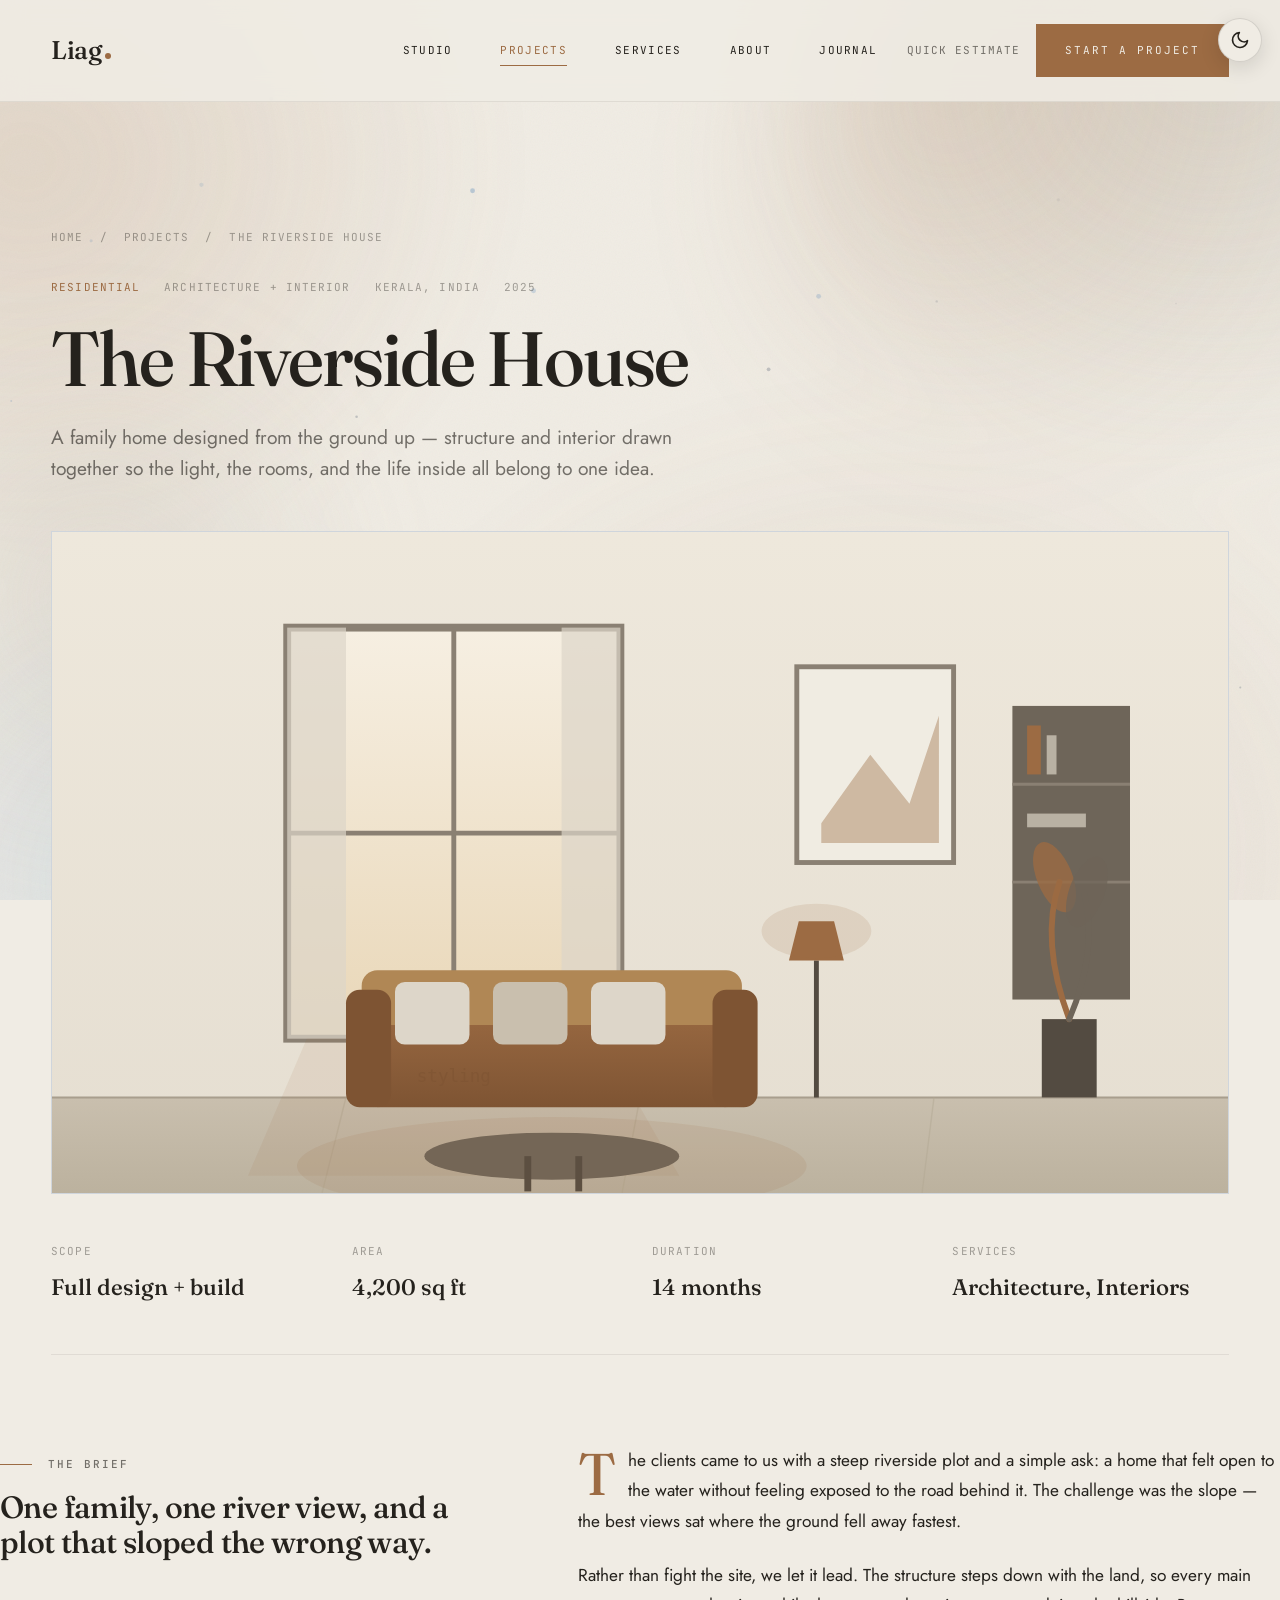
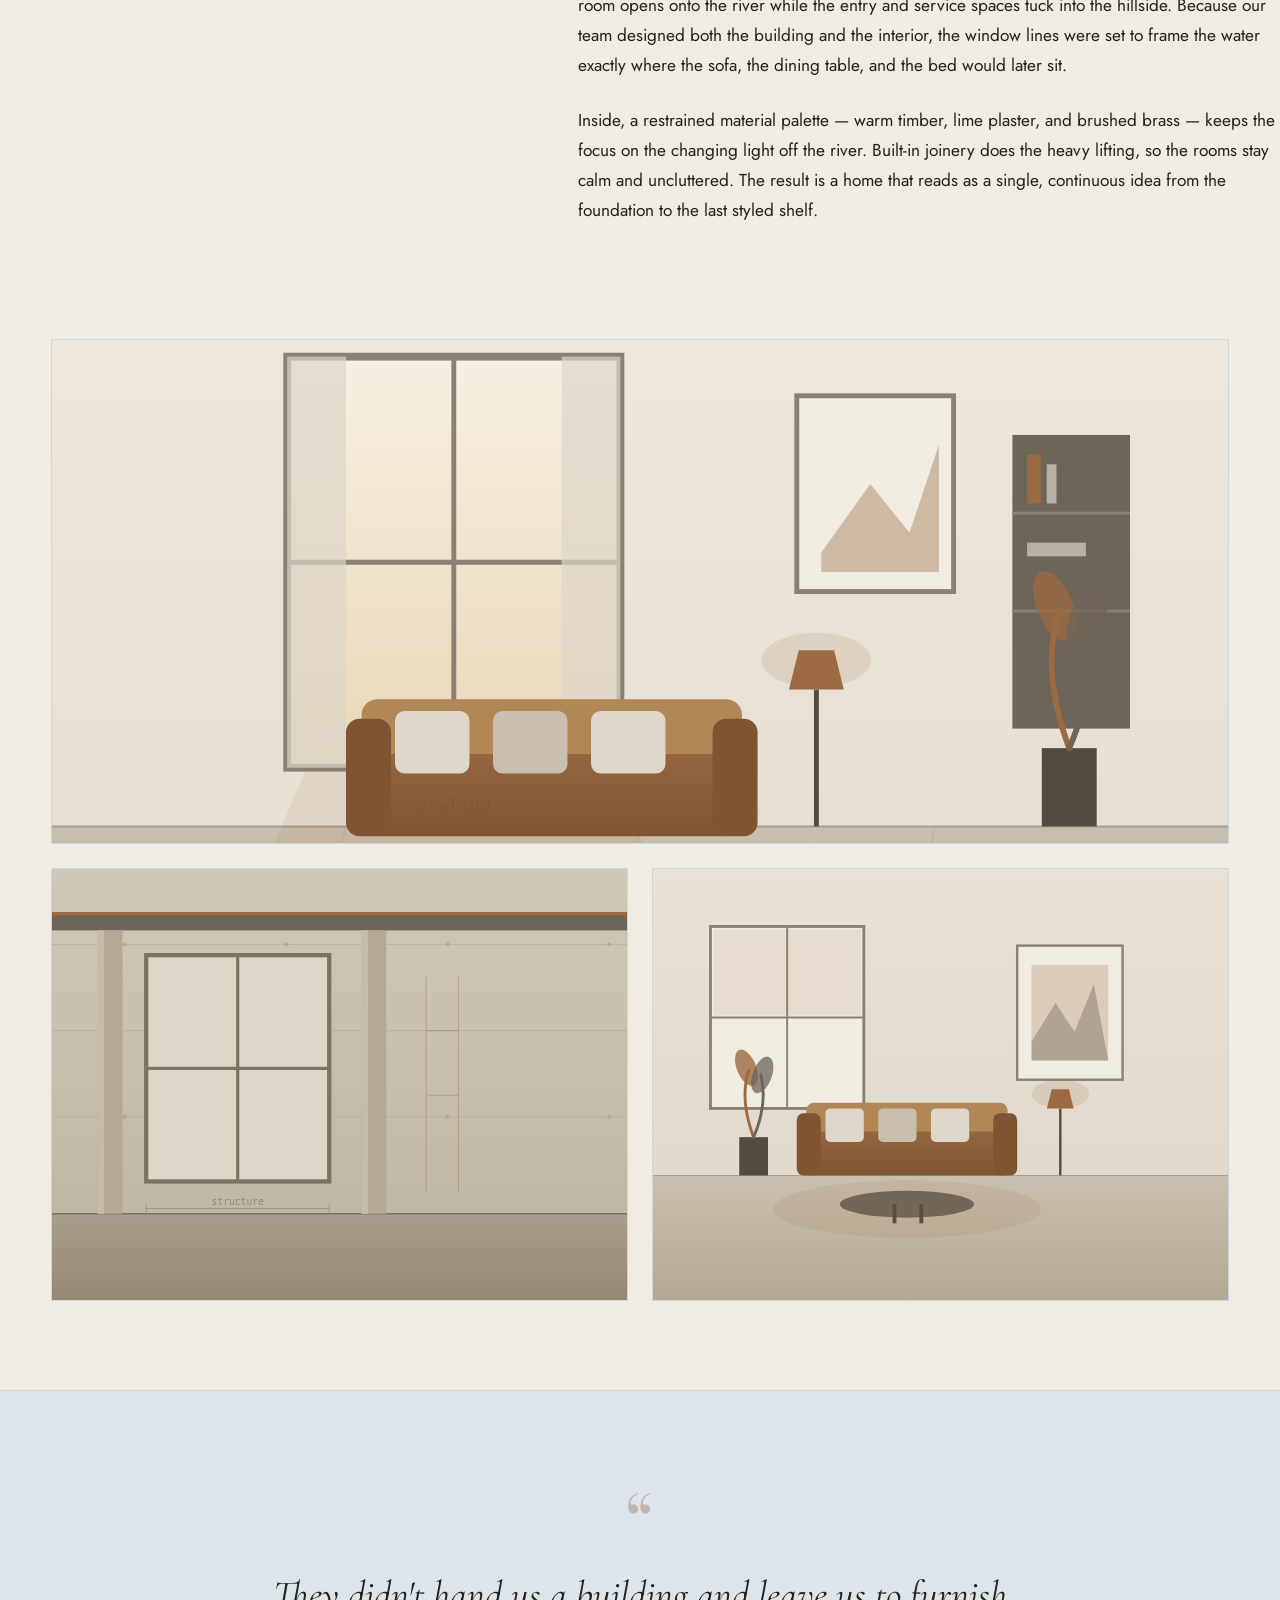
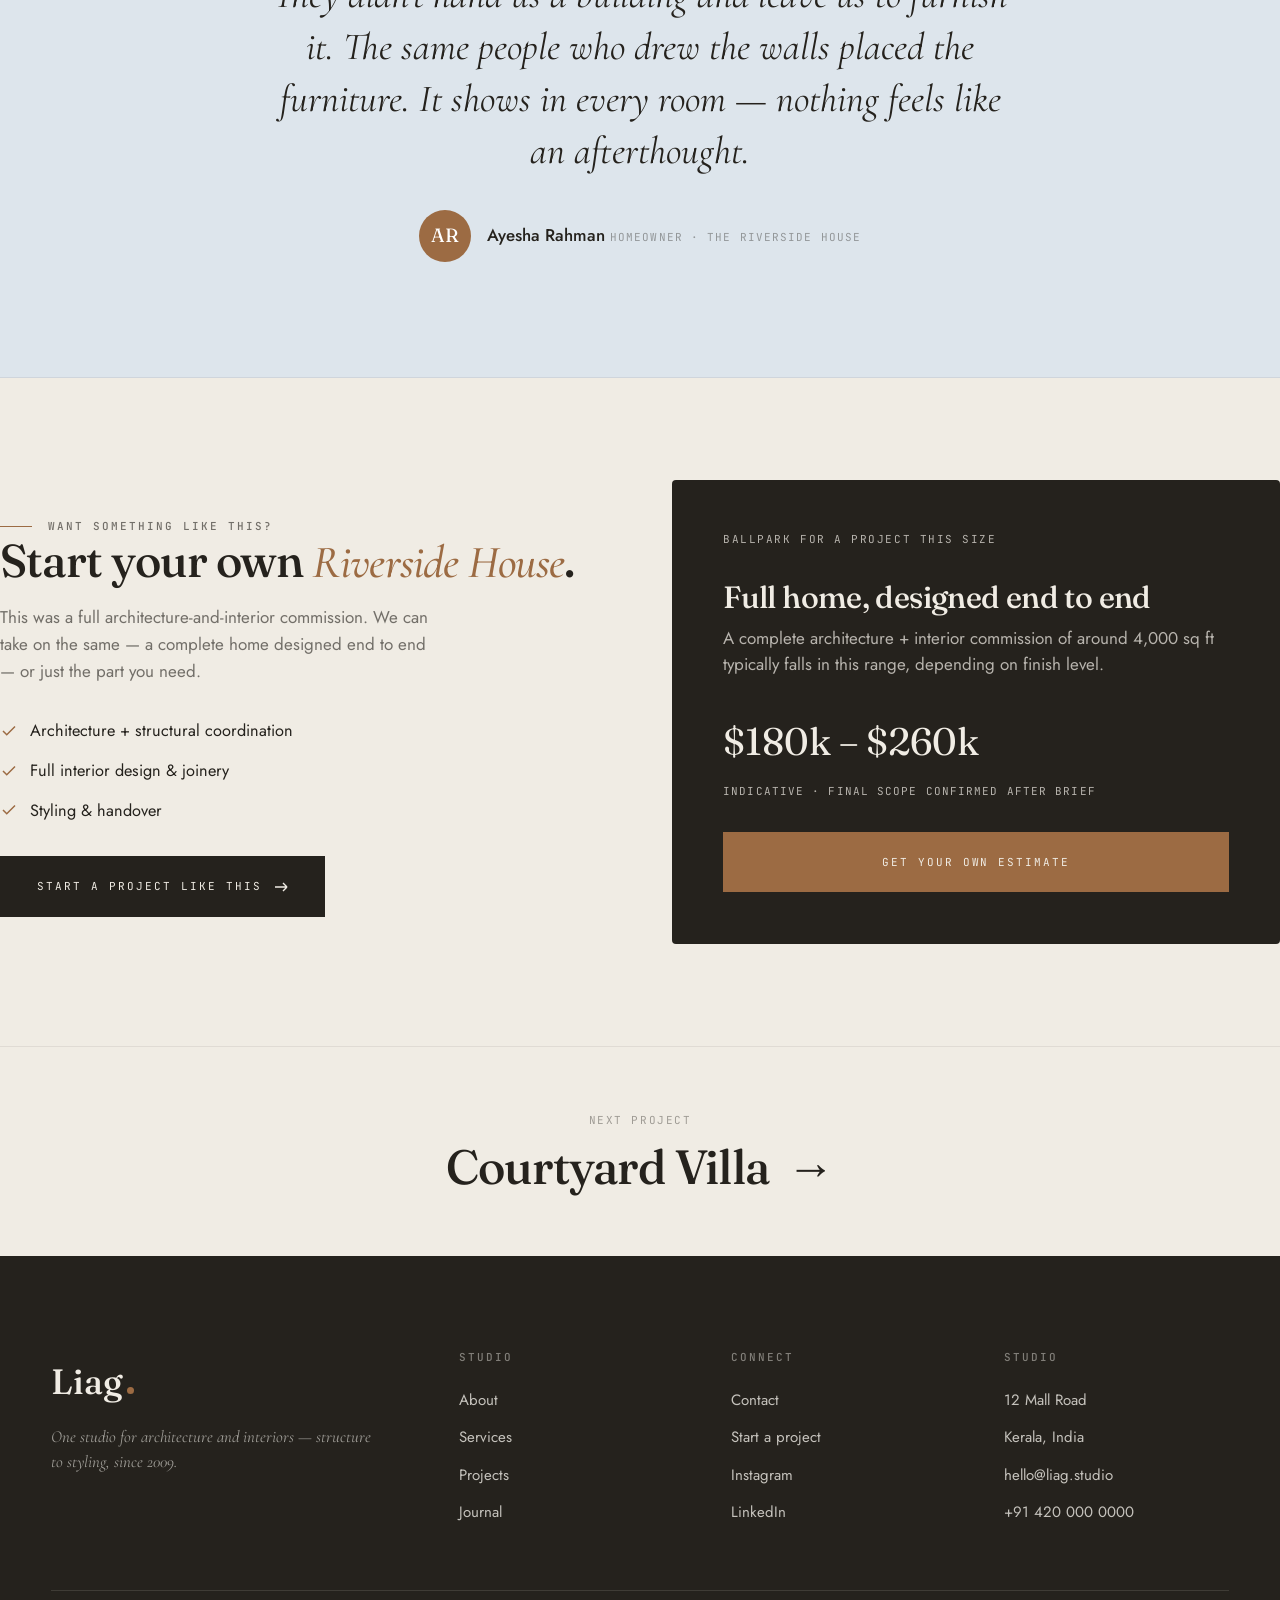
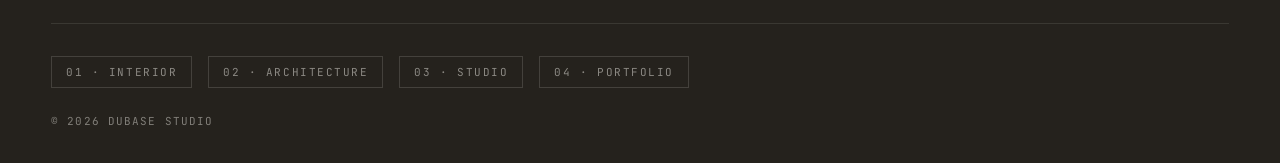
<file: project-single.html>
<!DOCTYPE html>
<html lang="en">


<head>
  <meta charset="UTF-8">
  <meta name="viewport" content="width=device-width, initial-scale=1.0">
  <meta name="theme-color" content="#25221d">
  <meta name="description"
    content="The Riverside House — a full architecture and interior commission by Dubase Studio. Case study, gallery, and client reference.">
  <title>Liag — The Riverside House</title>
  <link rel="preconnect" href="https://fonts.googleapis.com/">
  <link rel="preconnect" href="https://fonts.gstatic.com/" crossorigin>
  <link
    href="https://fonts.googleapis.com/css2?family=Fraunces:ital,opsz,wght@0,9..144,400;0,9..144,500;1,9..144,400&amp;family=Cormorant+Garamond:ital,wght@0,500;1,500&amp;family=Jost:wght@400;500&amp;family=JetBrains+Mono:wght@400;500&amp;display=swap"
    rel="stylesheet">
  <link rel="stylesheet" href="assets/css/root.css">
  <link rel="stylesheet" href="assets/css/base.css">
  <link rel="stylesheet" href="assets/css/components.css">
  <link rel="stylesheet" href="assets/css/pages.css">
  <link rel="stylesheet" href="assets/css/fx.css">
</head>

<body class="v-studio">

  <a class="skip-link" href="#main">Skip to content</a>

  <!-- ===================== AMBIENT BACKGROUND FX ===================== -->
  <div class="fx-bg" aria-hidden="true">
    <span class="fx-aurora"></span>
    <span class="fx-orb fx-orb--1"></span>
    <span class="fx-orb fx-orb--2"></span>
    <span class="fx-orb fx-orb--3"></span>
  </div>
  <canvas class="fx-particles" aria-hidden="true"></canvas>
  <div class="fx-grain" aria-hidden="true"></div>
  <div class="fx-cursor" aria-hidden="true"></div>


  <!-- ===================== NAV ===================== -->
  <header class="nav" data-nav>
    <div class="container nav__inner">
      <a href="index.html" class="nav__brand">Liag<span class="nav__brand-dot" aria-hidden="true"></span></a>
      <nav class="nav__menu" aria-label="Primary">
        <a href="index.html">Studio</a>
        <a href="projects.html" aria-current="page">Projects</a>
        <a href="services.html">Services</a>
        <a href="about.html">About</a>
        <a href="blog.html">Journal</a>
      </nav>
      <div class="nav__actions">
        <button class="nav__estimate" data-open-modal="estimator-modal">Quick estimate</button>
        <button class="btn btn--primary" data-open-modal="inquiry-modal">Start a project</button>
        <button class="nav__toggle" data-nav-toggle aria-label="Open menu" aria-expanded="false">
          <span></span><span></span><span></span>
        </button>
      </div>
    </div>
  </header>

  <div class="nav__drawer" data-nav-drawer>
    <button class="nav__drawer-close" data-nav-close aria-label="Close menu">&times;</button>
    <nav class="nav__drawer-menu" aria-label="Mobile">
      <a href="index.html">Studio</a>
      <a href="projects.html" aria-current="page">Projects</a>
      <a href="services.html">Services</a>
      <a href="about.html">About</a>
      <a href="blog.html">Journal</a>
    </nav>
    <div class="nav__drawer-footer">
      <button class="btn btn--outline btn--block" data-open-modal="estimator-modal"
        style="margin-bottom:var(--s-3);">Quick estimate</button>
      <button class="btn btn--primary btn--block" data-open-modal="inquiry-modal">Start a project</button>
    </div>
  </div>


  <main id="main">

    <!-- ===================== CASE HERO ===================== -->
    <section class="container casehero">
      <p class="pagehead__crumbs"><a href="index.html">Home</a> &nbsp;/&nbsp; <a href="projects.html">Projects</a>
        &nbsp;/&nbsp; The Riverside House</p>
      <div class="casehero__meta">
        <span class="accent">Residential</span>
        <span>Architecture + Interior</span>
        <span>Kerala, India</span>
        <span>2025</span>
      </div>
      <h1 class="casehero__title">The Riverside House</h1>
      <p class="casehero__lead">A family home designed from the ground up — structure and interior drawn together so the
        light, the rooms, and the life inside all belong to one idea.</p>
      <div class="casehero__img reveal">
        <img data-swappable src="assets/images/studio-finished.svg" alt="The Riverside House — main living space">
      </div>
    </section>

    <!-- ===================== KEY FACTS ===================== -->
    <section class="container">
      <div class="case-facts reveal">
        <div class="case-fact">
          <div class="case-fact__label">Scope</div>
          <div class="case-fact__value">Full design + build</div>
        </div>
        <div class="case-fact">
          <div class="case-fact__label">Area</div>
          <div class="case-fact__value">4,200 sq ft</div>
        </div>
        <div class="case-fact">
          <div class="case-fact__label">Duration</div>
          <div class="case-fact__value">14 months</div>
        </div>
        <div class="case-fact">
          <div class="case-fact__label">Services</div>
          <div class="case-fact__value">Architecture, Interiors</div>
        </div>
      </div>
    </section>

    <!-- ===================== STORY ===================== -->
    <section class="container case-body">
      <aside class="case-body__aside reveal">
        <span class="eyebrow">The brief</span>
        <h2>One family, one river view, and a plot that sloped the wrong way.</h2>
      </aside>
      <div class="case-body__rich reveal">
        <p>The clients came to us with a steep riverside plot and a simple ask: a home that felt open to the water
          without feeling exposed to the road behind it. The challenge was the slope — the best views sat where the
          ground fell away fastest.</p>
        <p>Rather than fight the site, we let it lead. The structure steps down with the land, so every main room opens
          onto the river while the entry and service spaces tuck into the hillside. Because our team designed both the
          building and the interior, the window lines were set to frame the water exactly where the sofa, the dining
          table, and the bed would later sit.</p>
        <p>Inside, a restrained material palette — warm timber, lime plaster, and brushed brass — keeps the focus on the
          changing light off the river. Built-in joinery does the heavy lifting, so the rooms stay calm and uncluttered.
          The result is a home that reads as a single, continuous idea from the foundation to the last styled shelf.</p>
      </div>
    </section>

    <!-- ===================== GALLERY ===================== -->
    <section class="container case-gallery">
      <div class="case-gallery__grid">
        <div class="case-gallery__item case-gallery__item--wide reveal" data-lightbox><img data-swappable
            src="assets/images/studio-finished.svg" alt="Living space with river view"></div>
        <div class="case-gallery__item reveal" data-lightbox><img data-swappable src="assets/images/studio-shell.svg"
            alt="The structure during construction"></div>
        <div class="case-gallery__item reveal" data-lightbox><img data-swappable src="assets/images/studio-interior.svg"
            alt="Interior styling detail"></div>
      </div>
    </section>

    <!-- ===================== CLIENT TESTIMONIAL ===================== -->
    <section class="case-quote">
      <div class="container case-quote__inner reveal">
        <div class="case-quote__mark" aria-hidden="true">&ldquo;</div>
        <p class="case-quote__text">They didn't hand us a building and leave us to furnish it. The same people who drew
          the walls placed the furniture. It shows in every room — nothing feels like an afterthought.</p>
        <div class="case-quote__author">
          <span class="case-quote__avatar" aria-hidden="true">AR</span>
          <span class="case-quote__who">
            <span class="case-quote__name">Ayesha Rahman</span>
            <span class="case-quote__role">Homeowner · The Riverside House</span>
          </span>
        </div>
      </div>
    </section>

    <!-- ===================== ENGAGEMENT — commission similar work ===================== -->
    <section class="container engage">
      <div class="engage__grid">
        <div class="reveal">
          <span class="eyebrow">Want something like this?</span>
          <h2 class="engage__title">Start your own <em>Riverside House</em>.</h2>
          <p class="engage__text">This was a full architecture-and-interior commission. We can take on the same — a
            complete home designed end to end — or just the part you need.</p>
          <ul class="engage__list">
            <li><svg width="18" height="18" viewBox="0 0 24 24" fill="none" stroke="currentColor" stroke-width="2">
                <polyline points="20 6 9 17 4 12" />
              </svg> Architecture + structural coordination</li>
            <li><svg width="18" height="18" viewBox="0 0 24 24" fill="none" stroke="currentColor" stroke-width="2">
                <polyline points="20 6 9 17 4 12" />
              </svg> Full interior design &amp; joinery</li>
            <li><svg width="18" height="18" viewBox="0 0 24 24" fill="none" stroke="currentColor" stroke-width="2">
                <polyline points="20 6 9 17 4 12" />
              </svg> Styling &amp; handover</li>
          </ul>
          <div class="engage__actions">
            <button type="button" class="btn btn--dark btn--lg" data-open-modal="inquiry-modal" data-preset-type="both">
              Start a project like this
              <svg width="14" height="10" viewBox="0 0 14 10" fill="none" aria-hidden="true">
                <path d="M1 5h12M13 5L9 1M13 5L9 9" stroke="currentColor" stroke-width="1.4" />
              </svg>
            </button>
          </div>
        </div>
        <div class="engage__card reveal">
          <p class="engage__card-label">Ballpark for a project this size</p>
          <h3>Full home, designed end to end</h3>
          <p>A complete architecture + interior commission of around 4,000 sq ft typically falls in this range,
            depending on finish level.</p>
          <div class="engage__price">$180k &ndash; $260k</div>
          <p class="engage__price-note">Indicative · final scope confirmed after brief</p>
          <button class="btn btn--primary btn--lg btn--block" data-open-modal="estimator-modal">Get your own
            estimate</button>
        </div>
      </div>
    </section>

    <!-- ===================== NEXT PROJECT ===================== -->
    <section class="container case-next">
      <div class="case-next__label">Next project</div>
      <h2 class="case-next__title"><a href="project-single.html">Courtyard Villa &nbsp;&rarr;</a></h2>
    </section>

  </main>

  <!-- ===================== FOOTER ===================== -->
  <footer class="footer">
    <div class="container">
      <div class="footer__top">
        <div>
          <div class="footer__brand">Liag<span class="footer__brand-dot" aria-hidden="true"></span></div>
          <p class="footer__tagline">One studio for architecture and interiors — structure to styling, since 2009.</p>
        </div>
        <div>
          <h4 class="footer__col-title">Studio</h4>
          <ul class="footer__list">
            <li><a href="about.html">About</a></li>
            <li><a href="services.html">Services</a></li>
            <li><a href="projects.html">Projects</a></li>
            <li><a href="blog.html">Journal</a></li>
          </ul>
        </div>
        <div>
          <h4 class="footer__col-title">Connect</h4>
          <ul class="footer__list">
            <li><a href="contact.html">Contact</a></li>
            <li><a href="estimate.html">Start a project</a></li>
            <li><a href="#">Instagram</a></li>
            <li><a href="#">LinkedIn</a></li>
          </ul>
        </div>
        <div>
          <h4 class="footer__col-title">Studio</h4>
          <ul class="footer__list">
            <li>12 Mall Road</li>
            <li>Kerala, India</li>
            <li>hello@liag.studio</li>
            <li>+91 420 000 0000</li>
          </ul>
        </div>
      </div>
      <div class="footer__variants">
        <a href="index.html">01 · Interior</a>
        <a href="architecture.html">02 · Architecture</a>
        <a href="studio.html">03 · Studio</a>
        <a href="portfolio.html">04 · Portfolio</a>
      </div>
      <div class="footer__bottom">
        <span>© <span data-year>2026</span> Dubase Studio</span>

      </div>
    </div>
  </footer>


  <!-- ===================== ESTIMATOR POPUP ===================== -->
  <div class="modal" id="estimator-modal" aria-hidden="true">
    <div class="modal__overlay" data-modal-close></div>
    <div class="modal__panel" role="dialog" aria-modal="true" aria-label="Quick project estimate">
      <button class="modal__close" data-modal-close aria-label="Close">&times;</button>
      <div class="estimator" data-estimator>
        <div class="estimator__progress" aria-hidden="true">
          <span class="estimator__pip"></span><span class="estimator__pip"></span>
          <span class="estimator__pip"></span><span class="estimator__pip"></span>
        </div>
        <div data-est-steps>
          <div class="estimator__step is-active">
            <span class="estimator__step-label">Step 01 / 04</span>
            <h3 class="estimator__step-title">What do you <em>need</em>?</h3>
            <div class="opt-grid opt-grid--2">
              <label class="opt"><input type="radio" name="m-type" value="residential" data-est="type" checked><span
                  class="opt__title">Architecture</span><span class="opt__desc">A building, from the ground
                  up.</span></label>
              <label class="opt"><input type="radio" name="m-type" value="commercial" data-est="type"><span
                  class="opt__title">Interiors</span><span class="opt__desc">Design within an existing
                  space.</span></label>
              <label class="opt"><input type="radio" name="m-type" value="newbuild" data-est="type"><span
                  class="opt__title">Both</span><span class="opt__desc">Building + interior, end to end.</span></label>
              <label class="opt"><input type="radio" name="m-type" value="renovation" data-est="type"><span
                  class="opt__title">Renovation</span><span class="opt__desc">Reworking what you already
                  have.</span></label>
            </div>
          </div>
          <div class="estimator__step">
            <span class="estimator__step-label">Step 02 / 04</span>
            <h3 class="estimator__step-title">How <em>large</em> is the space?</h3>
            <div class="range-row">
              <input type="range" min="300" max="15000" step="100" value="2000" data-est="area"
                aria-label="Area in square feet">
              <span class="range-val" data-est-area-label>2000 <span>sq ft</span></span>
            </div>
            <p class="estimator__step-label" style="margin-top: var(--s-6);">Scope of work</p>
            <div class="opt-grid opt-grid--3" style="margin-top: var(--s-3);">
              <label class="opt"><input type="radio" name="m-scope" value="consultation" data-est="scope"><span
                  class="opt__title">Concept</span><span class="opt__price">From 25%</span></label>
              <label class="opt"><input type="radio" name="m-scope" value="partial" data-est="scope"><span
                  class="opt__title">Partial</span><span class="opt__price">From 65%</span></label>
              <label class="opt"><input type="radio" name="m-scope" value="full" data-est="scope" checked><span
                  class="opt__title">Full</span><span class="opt__price">End to end</span></label>
            </div>
          </div>
          <div class="estimator__step">
            <span class="estimator__step-label">Step 03 / 04</span>
            <h3 class="estimator__step-title">What <em>finish</em> level?</h3>
            <div class="opt-grid">
              <label class="opt"><input type="radio" name="m-finish" value="essential" data-est="finish"><span
                  class="opt__title">Considered</span><span class="opt__desc">Clean, durable, value-focused
                  throughout.</span></label>
              <label class="opt"><input type="radio" name="m-finish" value="premium" data-est="finish" checked><span
                  class="opt__title">Premium</span><span class="opt__desc">Elevated materials, custom
                  detailing.</span></label>
              <label class="opt"><input type="radio" name="m-finish" value="luxury" data-est="finish"><span
                  class="opt__title">Signature</span><span class="opt__desc">Bespoke throughout — landmark
                  quality.</span></label>
            </div>
            <div class="estimate-readout">
              <span class="estimate-readout__label">Estimated range</span>
              <span class="estimate-readout__value" data-est-readout>—</span>
            </div>
          </div>
          <div class="estimator__step">
            <span class="estimator__step-label">Step 04 / 04</span>
            <h3 class="estimator__step-title">Where do we <em>send</em> it?</h3>
            <div class="stack">
              <div class="field">
                <label class="field__label" for="sm-name">Name <span class="req">*</span></label>
                <input class="field__input" id="sm-name" type="text" required data-est="name" placeholder="Your name">
                <span class="field-error">Please enter your name</span>
              </div>
              <div class="field">
                <label class="field__label" for="sm-email">Email <span class="req">*</span></label>
                <input class="field__input" id="sm-email" type="email" required data-est="email"
                  placeholder="you@example.com">
                <span class="field-error">Please enter a valid email</span>
              </div>
            </div>
            <div class="estimate-readout">
              <span class="estimate-readout__label">Your estimate</span>
              <span class="estimate-readout__value" data-est-readout>—</span>
            </div>
          </div>
        </div>
        <div class="estimator__nav">
          <button class="btn btn--ghost" data-est-prev>Back</button>
          <button class="btn btn--primary" data-est-next>Continue</button>
        </div>
        <div class="estimator__success">
          <div class="estimator__success-icon" aria-hidden="true">
            <svg width="28" height="28" viewBox="0 0 24 24" fill="none" stroke="currentColor" stroke-width="2.5">
              <polyline points="20 6 9 17 4 12" />
            </svg>
          </div>
          <h3 class="estimator__step-title" style="margin-bottom: var(--s-3);">Request <em>received.</em></h3>
          <p class="lead" style="margin-bottom: var(--s-5);">Your estimated range is <strong data-est-final>—</strong>.
            We'll be in touch within one working day to talk through the details.</p>
          <a href="projects.html" class="btn btn--dark">Meanwhile, see our work</a>
        </div>
      </div>
    </div>
  </div>

  <script src="assets/js/main.js"></script>

  <!-- ===================== PROJECT INQUIRY POPUP ===================== -->
  <div class="modal" id="inquiry-modal" aria-hidden="true">
    <div class="modal__overlay" data-modal-close></div>
    <div class="modal__panel" role="dialog" aria-modal="true" aria-label="Start a project">
      <button class="modal__close" data-modal-close aria-label="Close">&times;</button>
      <div class="estimator" data-inquiry>
        <div class="estimator__progress" aria-hidden="true">
          <span class="estimator__pip"></span><span class="estimator__pip"></span>
          <span class="estimator__pip"></span><span class="estimator__pip"></span>
        </div>
        <div data-inq-steps>
          <div class="estimator__step is-active">
            <span class="estimator__step-label">Step 01 / 04</span>
            <h3 class="estimator__step-title">What can we <em>help</em> with?</h3>
            <div class="opt-grid opt-grid--2">
              <label class="opt"><input type="radio" name="i-type" value="architecture" data-inq="type" checked><span
                  class="opt__title">Architecture</span><span class="opt__desc">A new building or
                  extension.</span></label>
              <label class="opt"><input type="radio" name="i-type" value="interior" data-inq="type"><span
                  class="opt__title">Interior design</span><span class="opt__desc">Designing an existing
                  space.</span></label>
              <label class="opt"><input type="radio" name="i-type" value="both" data-inq="type"><span
                  class="opt__title">Both</span><span class="opt__desc">Structure and interior together.</span></label>
              <label class="opt"><input type="radio" name="i-type" value="consult" data-inq="type"><span
                  class="opt__title">Consultation</span><span class="opt__desc">Advice or a second
                  opinion.</span></label>
            </div>
          </div>
          <div class="estimator__step">
            <span class="estimator__step-label">Step 02 / 04</span>
            <h3 class="estimator__step-title">Rough <em>budget</em>?</h3>
            <div class="opt-grid opt-grid--2">
              <label class="opt"><input type="radio" name="i-budget" value="lt50" data-inq="budget" checked><span
                  class="opt__title">Under $50k</span></label>
              <label class="opt"><input type="radio" name="i-budget" value="50-150" data-inq="budget"><span
                  class="opt__title">$50k – $150k</span></label>
              <label class="opt"><input type="radio" name="i-budget" value="150-500" data-inq="budget"><span
                  class="opt__title">$150k – $500k</span></label>
              <label class="opt"><input type="radio" name="i-budget" value="gt500" data-inq="budget"><span
                  class="opt__title">$500k+</span></label>
            </div>
            <p class="estimator__step-label" style="margin-top:var(--s-6);">Timeline</p>
            <div class="opt-grid opt-grid--3" style="margin-top:var(--s-3);">
              <label class="opt"><input type="radio" name="i-time" value="asap" data-inq="timeline" checked><span
                  class="opt__title">ASAP</span></label>
              <label class="opt"><input type="radio" name="i-time" value="3-6m" data-inq="timeline"><span
                  class="opt__title">3–6 months</span></label>
              <label class="opt"><input type="radio" name="i-time" value="exploring" data-inq="timeline"><span
                  class="opt__title">Exploring</span></label>
            </div>
          </div>
          <div class="estimator__step">
            <span class="estimator__step-label">Step 03 / 04</span>
            <h3 class="estimator__step-title">Tell us <em>more</em>.</h3>
            <div class="field">
              <label class="field__label" for="i-msg">Project details</label>
              <textarea class="field__input" id="i-msg" rows="5" data-inq="message"
                placeholder="Location, size, what you have in mind..."></textarea>
            </div>
          </div>
          <div class="estimator__step">
            <span class="estimator__step-label">Step 04 / 04</span>
            <h3 class="estimator__step-title">Where do we <em>reach</em> you?</h3>
            <div class="stack">
              <div class="field">
                <label class="field__label" for="i-name">Name <span class="req">*</span></label>
                <input class="field__input" id="i-name" type="text" required data-inq="name" placeholder="Your name">
                <span class="field-error">Please enter your name</span>
              </div>
              <div class="field">
                <label class="field__label" for="i-email">Email <span class="req">*</span></label>
                <input class="field__input" id="i-email" type="email" required data-inq="email"
                  placeholder="you@example.com">
                <span class="field-error">Please enter a valid email</span>
              </div>
            </div>
            <div class="estimate-readout">
              <span class="estimate-readout__label">Your request</span>
              <span class="estimate-readout__value" data-inq-summary
                style="font-size:0.9rem;display:flex;gap:10px;flex-wrap:wrap;"></span>
            </div>
          </div>
        </div>
        <div class="estimator__nav">
          <button class="btn btn--ghost" data-inq-prev>Back</button>
          <button class="btn btn--primary" data-inq-next>Continue</button>
        </div>
        <div class="estimator__success">
          <div class="estimator__success-icon" aria-hidden="true">
            <svg width="28" height="28" viewBox="0 0 24 24" fill="none" stroke="currentColor" stroke-width="2.5">
              <polyline points="20 6 9 17 4 12" />
            </svg>
          </div>
          <h3 class="estimator__step-title" style="margin-bottom:var(--s-3);">Request <em>sent.</em></h3>
          <p class="lead" style="margin-bottom:var(--s-5);">Thanks — we've got your project details and will be in touch
            within one working day.</p>
          <button class="btn btn--dark" data-modal-close>Close</button>
        </div>
      </div>
    </div>
  </div>

  <!-- ===================== CUSTOMIZER PANEL (demo) ===================== -->
  <aside class="customizer" data-customizer aria-label="Theme customizer">
    <button class="customizer__toggle" data-cz-toggle aria-label="Customize theme">
      <svg width="20" height="20" viewBox="0 0 24 24" fill="none" stroke="currentColor" stroke-width="1.6">
        <circle cx="12" cy="12" r="3" />
        <path d="M12 1v4M12 19v4M4.2 4.2l2.8 2.8M17 17l2.8 2.8M1 12h4M19 12h4M4.2 19.8l2.8-2.8M17 7l2.8-2.8" />
      </svg>
    </button>
    <div class="customizer__body" data-cz-body>
      <p class="customizer__title">Accent colour</p>
      <div class="customizer__row">
        <div class="customizer__swatches">
          <button class="cz-swatch" data-cz-accent="#2f6fb0" data-cz-accent-deep="#245a93" style="background:#2f6fb0"
            aria-label="Azure"></button>
          <button class="cz-swatch" data-cz-accent="#b5622f" data-cz-accent-deep="#944c22" style="background:#b5622f"
            aria-label="Clay"></button>
          <button class="cz-swatch" data-cz-accent="#9c6b43" data-cz-accent-deep="#7e5433" style="background:#9c6b43"
            aria-label="Bronze"></button>
          <button class="cz-swatch" data-cz-accent="#5e7c5a" data-cz-accent-deep="#4a6347" style="background:#5e7c5a"
            aria-label="Sage"></button>
          <button class="cz-swatch" data-cz-accent="#8a5a7a" data-cz-accent-deep="#6f4762" style="background:#8a5a7a"
            aria-label="Plum"></button>
          <button class="cz-swatch" data-cz-accent="#3f3f46" data-cz-accent-deep="#2c2c31" style="background:#3f3f46"
            aria-label="Graphite"></button>
        </div>
      </div>
      <p class="customizer__title">Appearance</p>
      <div class="customizer__row">
        <button class="customizer__dark" data-cz-dark>
          <span data-cz-dark-label>Dark mode</span>
          <svg width="16" height="16" viewBox="0 0 24 24" fill="none" stroke="currentColor" stroke-width="1.6">
            <path d="M21 12.8A9 9 0 1111.2 3 7 7 0 0021 12.8z" />
          </svg>
        </button>
      </div>
      <p class="customizer__title">Header</p>
      <div class="customizer__row">
        <button class="customizer__dark" data-cz-sticky>
          <span data-cz-sticky-label>Sticky header</span>
          <svg width="16" height="16" viewBox="0 0 24 24" fill="none" stroke="currentColor" stroke-width="1.6">
            <path d="M4 6h16M4 12h16M4 18h10" />
          </svg>
        </button>
      </div>
      <p class="customizer__title">Demo images</p>
      <div class="customizer__row">
        <button class="customizer__dark" data-imgswap-toggle>
          <span data-imgswap-label>Try your images</span>
          <svg width="16" height="16" viewBox="0 0 24 24" fill="none" stroke="currentColor" stroke-width="1.6">
            <path d="M21 15v4a2 2 0 01-2 2H5a2 2 0 01-2-2v-4" />
            <polyline points="17 8 12 3 7 8" />
            <line x1="12" y1="3" x2="12" y2="15" />
          </svg>
        </button>
      </div>
      <p class="customizer__note">Live demo — shows how easily the theme recolours. Set defaults in root.css.</p>
    </div>
  </aside>


</body>


</html>
</file>
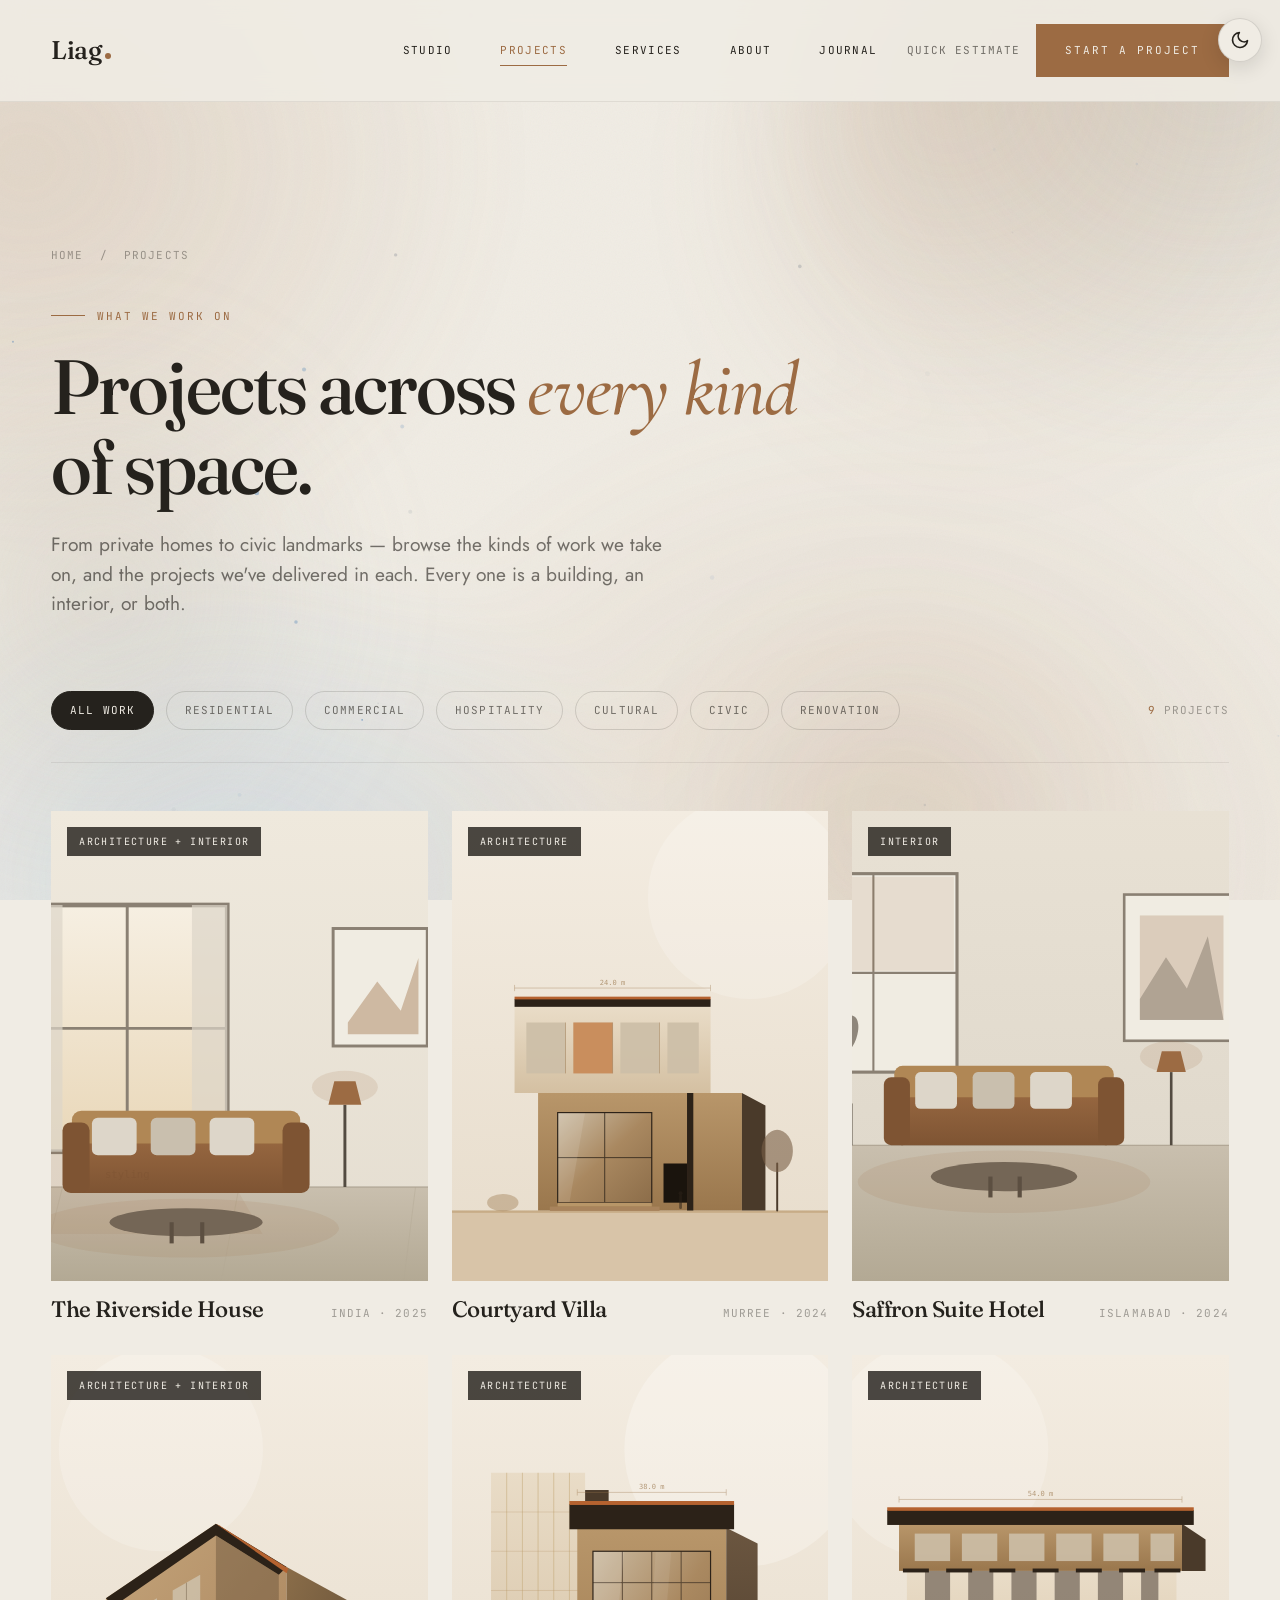
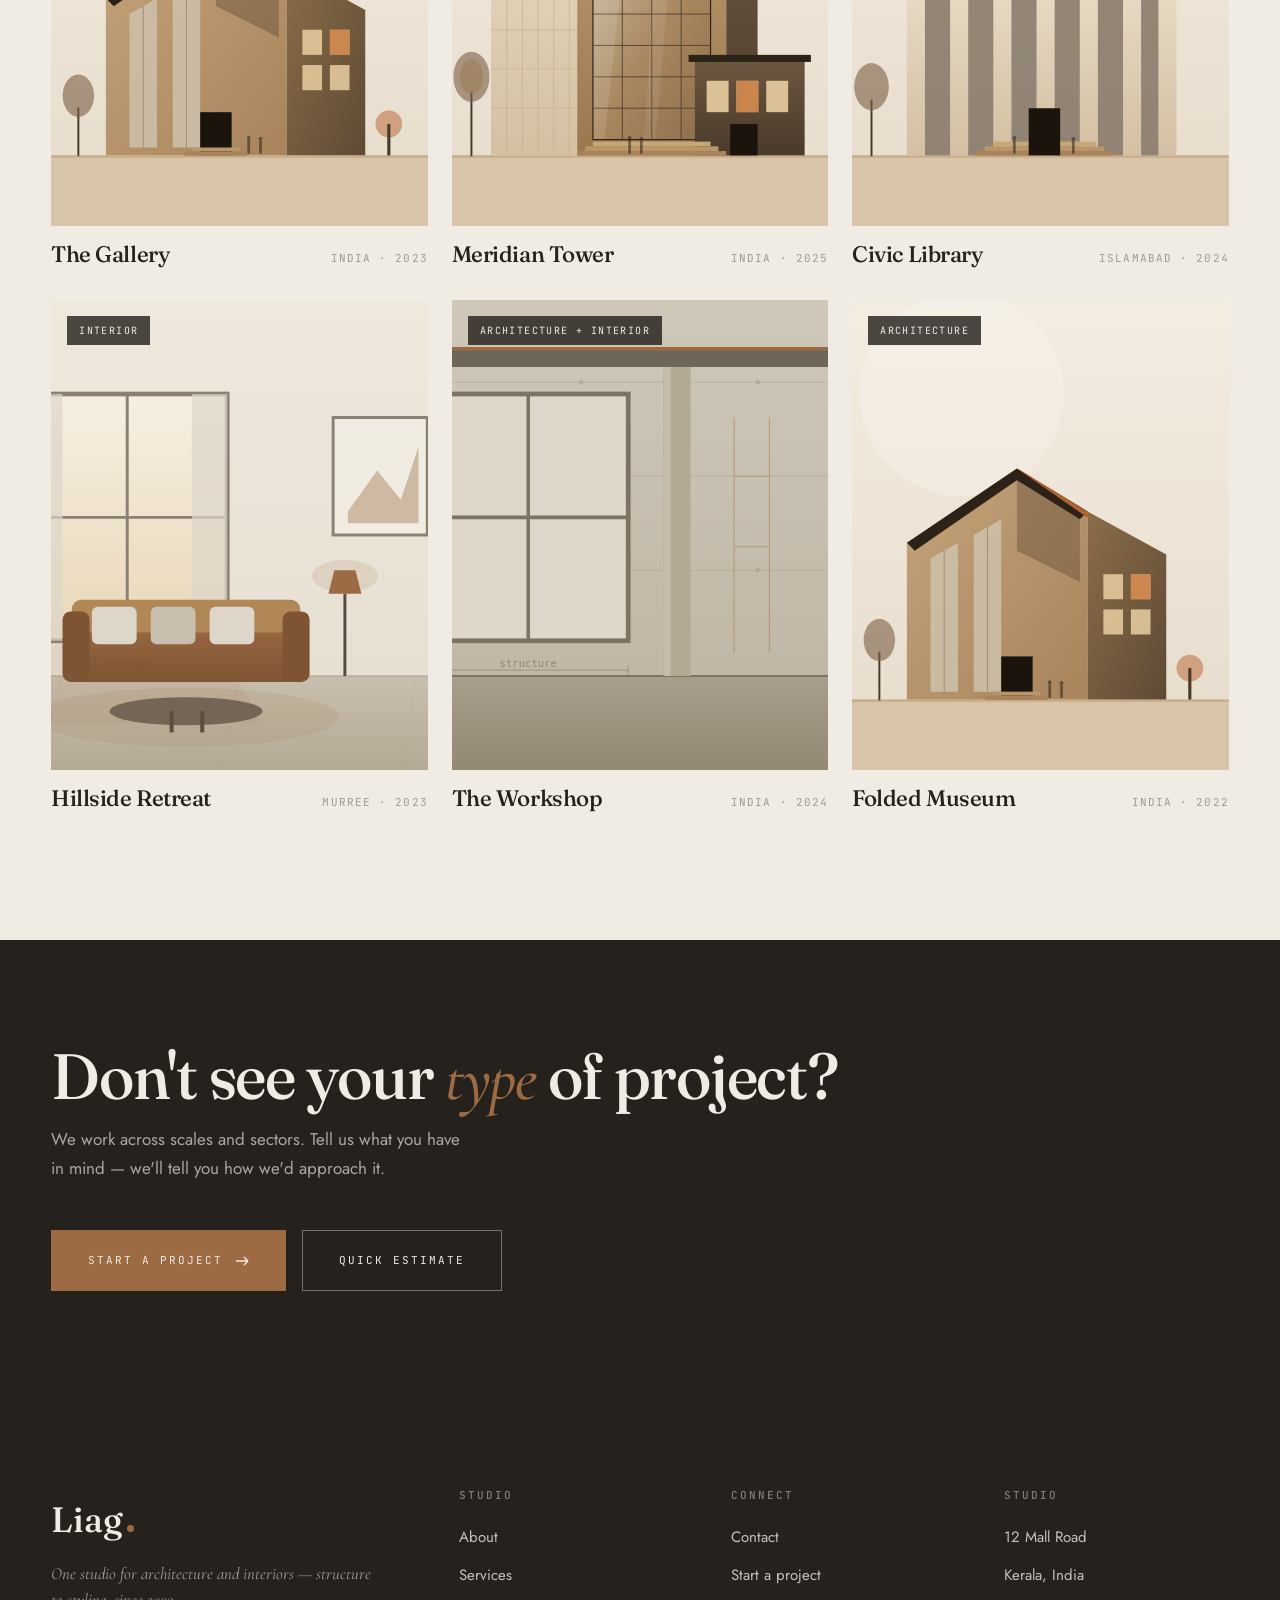
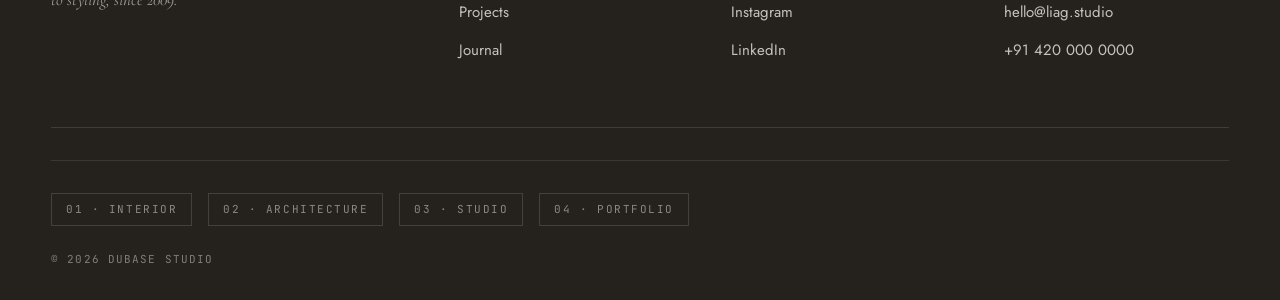
<file: projects.html>
<!DOCTYPE html>
<html lang="en">


<head>
  <meta charset="UTF-8">
  <meta name="viewport" content="width=device-width, initial-scale=1.0">
  <meta name="theme-color" content="#25221d">
  <meta name="description"
    content="Liag projects — residential, commercial, hospitality, civic, and cultural work, designed as architecture, interiors, or both.">
  <title>Liag — Projects</title>
  <link rel="preconnect" href="https://fonts.googleapis.com/">
  <link rel="preconnect" href="https://fonts.gstatic.com/" crossorigin>
  <link
    href="https://fonts.googleapis.com/css2?family=Fraunces:ital,opsz,wght@0,9..144,400;0,9..144,500;1,9..144,400&amp;family=Cormorant+Garamond:ital,wght@0,500;1,500&amp;family=Jost:wght@400;500&amp;family=JetBrains+Mono:wght@400;500&amp;display=swap"
    rel="stylesheet">
  <link rel="stylesheet" href="assets/css/root.css">
  <link rel="stylesheet" href="assets/css/base.css">
  <link rel="stylesheet" href="assets/css/components.css">
  <link rel="stylesheet" href="assets/css/pages.css">
  <link rel="stylesheet" href="assets/css/fx.css">
</head>

<body class="v-studio">

  <a class="skip-link" href="#main">Skip to content</a>

  <!-- ===================== AMBIENT BACKGROUND FX ===================== -->
  <div class="fx-bg" aria-hidden="true">
    <span class="fx-aurora"></span>
    <span class="fx-orb fx-orb--1"></span>
    <span class="fx-orb fx-orb--2"></span>
    <span class="fx-orb fx-orb--3"></span>
  </div>
  <canvas class="fx-particles" aria-hidden="true"></canvas>
  <div class="fx-grain" aria-hidden="true"></div>
  <div class="fx-cursor" aria-hidden="true"></div>


  <!-- ===================== NAV ===================== -->
  <header class="nav" data-nav>
    <div class="container nav__inner">
      <a href="index.html" class="nav__brand">Liag<span class="nav__brand-dot" aria-hidden="true"></span></a>
      <nav class="nav__menu" aria-label="Primary">
        <a href="index.html">Studio</a>
        <a href="projects.html" aria-current="page">Projects</a>
        <a href="services.html">Services</a>
        <a href="about.html">About</a>
        <a href="blog.html">Journal</a>
      </nav>
      <div class="nav__actions">
        <button class="nav__estimate" data-open-modal="estimator-modal">Quick estimate</button>
        <button class="btn btn--primary" data-open-modal="inquiry-modal">Start a project</button>
        <button class="nav__toggle" data-nav-toggle aria-label="Open menu" aria-expanded="false">
          <span></span><span></span><span></span>
        </button>
      </div>
    </div>
  </header>

  <div class="nav__drawer" data-nav-drawer>
    <button class="nav__drawer-close" data-nav-close aria-label="Close menu">&times;</button>
    <nav class="nav__drawer-menu" aria-label="Mobile">
      <a href="index.html">Studio</a>
      <a href="projects.html" aria-current="page">Projects</a>
      <a href="services.html">Services</a>
      <a href="about.html">About</a>
      <a href="blog.html">Journal</a>
    </nav>
    <div class="nav__drawer-footer">
      <button class="btn btn--outline btn--block" data-open-modal="estimator-modal"
        style="margin-bottom:var(--s-3);">Quick estimate</button>
      <button class="btn btn--primary btn--block" data-open-modal="inquiry-modal">Start a project</button>
    </div>
  </div>


  <main id="main">

    <!-- ===================== PAGE HEADER ===================== -->
    <section class="pagehead">
      <div class="container">
        <p class="pagehead__crumbs"><a href="index.html">Home</a> &nbsp;/&nbsp; Projects</p>
        <span class="pagehead__eyebrow">What we work on</span>
        <h1 class="pagehead__title">Projects across <em>every kind</em> of space.</h1>
        <p class="pagehead__lead">From private homes to civic landmarks — browse the kinds of work we take on, and the
          projects we've delivered in each. Every one is a building, an interior, or both.</p>
      </div>
    </section>

    <!-- ===================== CATALOG + FILTERABLE WORK ===================== -->
    <section class="section" style="padding-top:0;">
      <div class="container">
        <div class="filterbar" data-filter-bar>
          <button class="filterbar__chip is-active" data-filter="all">All work</button>
          <button class="filterbar__chip" data-filter="residential">Residential</button>
          <button class="filterbar__chip" data-filter="commercial">Commercial</button>
          <button class="filterbar__chip" data-filter="hospitality">Hospitality</button>
          <button class="filterbar__chip" data-filter="cultural">Cultural</button>
          <button class="filterbar__chip" data-filter="civic">Civic</button>
          <button class="filterbar__chip" data-filter="renovation">Renovation</button>
          <span class="filterbar__count"><span data-filter-count>9</span> projects</span>
        </div>
        <div class="proj-listing-grid">
          <a href="project-single.html" class="project-card reveal" data-filter-item data-cats="residential">
            <div class="project-card__media">
              <span class="project-card__tag">Architecture + Interior</span>
              <img data-swappable src="assets/images/studio-finished.svg" alt="The Riverside House">
            </div>
            <div class="project-card__body">
              <h3 class="project-card__title">The Riverside House</h3>
              <span class="project-card__meta">India · 2025</span>
            </div>
          </a>
          <a href="project-single.html" class="project-card reveal" data-filter-item data-cats="residential">
            <div class="project-card__media">
              <span class="project-card__tag">Architecture</span>
              <img data-swappable src="assets/images/arch-resi.svg" alt="Courtyard Villa">
            </div>
            <div class="project-card__body">
              <h3 class="project-card__title">Courtyard Villa</h3>
              <span class="project-card__meta">Murree · 2024</span>
            </div>
          </a>
          <a href="project-single.html" class="project-card reveal" data-filter-item data-cats="hospitality">
            <div class="project-card__media">
              <span class="project-card__tag">Interior</span>
              <img data-swappable src="assets/images/studio-interior.svg" alt="Saffron Suite Hotel">
            </div>
            <div class="project-card__body">
              <h3 class="project-card__title">Saffron Suite Hotel</h3>
              <span class="project-card__meta">Islamabad · 2024</span>
            </div>
          </a>
          <a href="project-single.html" class="project-card reveal" data-filter-item data-cats="cultural">
            <div class="project-card__media">
              <span class="project-card__tag">Architecture + Interior</span>
              <img data-swappable src="assets/images/arch-cultural.svg" alt="The Gallery">
            </div>
            <div class="project-card__body">
              <h3 class="project-card__title">The Gallery</h3>
              <span class="project-card__meta">India · 2023</span>
            </div>
          </a>
          <a href="project-single.html" class="project-card reveal" data-filter-item data-cats="commercial">
            <div class="project-card__media">
              <span class="project-card__tag">Architecture</span>
              <img data-swappable src="assets/images/arch-building-a.svg" alt="Meridian Tower">
            </div>
            <div class="project-card__body">
              <h3 class="project-card__title">Meridian Tower</h3>
              <span class="project-card__meta">India · 2025</span>
            </div>
          </a>
          <a href="project-single.html" class="project-card reveal" data-filter-item data-cats="civic">
            <div class="project-card__media">
              <span class="project-card__tag">Architecture</span>
              <img data-swappable src="assets/images/arch-civic.svg" alt="Civic Library">
            </div>
            <div class="project-card__body">
              <h3 class="project-card__title">Civic Library</h3>
              <span class="project-card__meta">Islamabad · 2024</span>
            </div>
          </a>
          <a href="project-single.html" class="project-card reveal" data-filter-item data-cats="residential">
            <div class="project-card__media">
              <span class="project-card__tag">Interior</span>
              <img data-swappable src="assets/images/studio-finished.svg" alt="Hillside Retreat">
            </div>
            <div class="project-card__body">
              <h3 class="project-card__title">Hillside Retreat</h3>
              <span class="project-card__meta">Murree · 2023</span>
            </div>
          </a>
          <a href="project-single.html" class="project-card reveal" data-filter-item data-cats="commercial">
            <div class="project-card__media">
              <span class="project-card__tag">Architecture + Interior</span>
              <img data-swappable src="assets/images/studio-shell.svg" alt="The Workshop">
            </div>
            <div class="project-card__body">
              <h3 class="project-card__title">The Workshop</h3>
              <span class="project-card__meta">India · 2024</span>
            </div>
          </a>
          <a href="project-single.html" class="project-card reveal" data-filter-item data-cats="cultural">
            <div class="project-card__media">
              <span class="project-card__tag">Architecture</span>
              <img data-swappable src="assets/images/arch-cultural.svg" alt="Folded Museum">
            </div>
            <div class="project-card__body">
              <h3 class="project-card__title">Folded Museum</h3>
              <span class="project-card__meta">India · 2022</span>
            </div>
          </a>
        </div>
      </div>
    </section>

    <!-- ===================== CTA BAND ===================== -->
    <section class="cta-band">
      <div class="container cta-band__inner reveal">
        <div>
          <h2 class="cta-band__title">Don't see your <span class="accent-word">type</span> of project?</h2>
          <p class="cta-band__sub">We work across scales and sectors. Tell us what you have in mind — we'll tell you how
            we'd approach it.</p>
        </div>
        <div class="cta-band__actions">
          <button type="button" class="btn btn--primary btn--lg" data-open-modal="inquiry-modal">
            Start a project
            <svg width="14" height="10" viewBox="0 0 14 10" fill="none" aria-hidden="true">
              <path d="M1 5h12M13 5L9 1M13 5L9 9" stroke="currentColor" stroke-width="1.4" />
            </svg>
          </button>
          <button class="btn btn--outline btn--lg" data-open-modal="estimator-modal"
            style="border-color: rgba(240,236,228,0.4); color: var(--paper);">
            Quick estimate
          </button>
        </div>
      </div>
    </section>

  </main>

  <!-- ===================== FOOTER ===================== -->
  <footer class="footer">
    <div class="container">
      <div class="footer__top">
        <div>
          <div class="footer__brand">Liag<span class="footer__brand-dot" aria-hidden="true"></span></div>
          <p class="footer__tagline">One studio for architecture and interiors — structure to styling, since 2009.</p>
        </div>
        <div>
          <h4 class="footer__col-title">Studio</h4>
          <ul class="footer__list">
            <li><a href="about.html">About</a></li>
            <li><a href="services.html">Services</a></li>
            <li><a href="projects.html">Projects</a></li>
            <li><a href="blog.html">Journal</a></li>
          </ul>
        </div>
        <div>
          <h4 class="footer__col-title">Connect</h4>
          <ul class="footer__list">
            <li><a href="contact.html">Contact</a></li>
            <li><a href="estimate.html">Start a project</a></li>
            <li><a href="#">Instagram</a></li>
            <li><a href="#">LinkedIn</a></li>
          </ul>
        </div>
        <div>
          <h4 class="footer__col-title">Studio</h4>
          <ul class="footer__list">
            <li>12 Mall Road</li>
            <li>Kerala, India</li>
            <li>hello@liag.studio</li>
            <li>+91 420 000 0000</li>
          </ul>
        </div>
      </div>
      <div class="footer__variants">
        <a href="index.html">01 · Interior</a>
        <a href="architecture.html">02 · Architecture</a>
        <a href="studio.html">03 · Studio</a>
        <a href="portfolio.html">04 · Portfolio</a>
      </div>
      <div class="footer__bottom">
        <span>© <span data-year>2026</span> Dubase Studio</span>

      </div>
    </div>
  </footer>


  <!-- ===================== ESTIMATOR POPUP ===================== -->
  <div class="modal" id="estimator-modal" aria-hidden="true">
    <div class="modal__overlay" data-modal-close></div>
    <div class="modal__panel" role="dialog" aria-modal="true" aria-label="Quick project estimate">
      <button class="modal__close" data-modal-close aria-label="Close">&times;</button>
      <div class="estimator" data-estimator>
        <div class="estimator__progress" aria-hidden="true">
          <span class="estimator__pip"></span><span class="estimator__pip"></span>
          <span class="estimator__pip"></span><span class="estimator__pip"></span>
        </div>
        <div data-est-steps>
          <div class="estimator__step is-active">
            <span class="estimator__step-label">Step 01 / 04</span>
            <h3 class="estimator__step-title">What do you <em>need</em>?</h3>
            <div class="opt-grid opt-grid--2">
              <label class="opt"><input type="radio" name="m-type" value="residential" data-est="type" checked><span
                  class="opt__title">Architecture</span><span class="opt__desc">A building, from the ground
                  up.</span></label>
              <label class="opt"><input type="radio" name="m-type" value="commercial" data-est="type"><span
                  class="opt__title">Interiors</span><span class="opt__desc">Design within an existing
                  space.</span></label>
              <label class="opt"><input type="radio" name="m-type" value="newbuild" data-est="type"><span
                  class="opt__title">Both</span><span class="opt__desc">Building + interior, end to end.</span></label>
              <label class="opt"><input type="radio" name="m-type" value="renovation" data-est="type"><span
                  class="opt__title">Renovation</span><span class="opt__desc">Reworking what you already
                  have.</span></label>
            </div>
          </div>
          <div class="estimator__step">
            <span class="estimator__step-label">Step 02 / 04</span>
            <h3 class="estimator__step-title">How <em>large</em> is the space?</h3>
            <div class="range-row">
              <input type="range" min="300" max="15000" step="100" value="2000" data-est="area"
                aria-label="Area in square feet">
              <span class="range-val" data-est-area-label>2000 <span>sq ft</span></span>
            </div>
            <p class="estimator__step-label" style="margin-top: var(--s-6);">Scope of work</p>
            <div class="opt-grid opt-grid--3" style="margin-top: var(--s-3);">
              <label class="opt"><input type="radio" name="m-scope" value="consultation" data-est="scope"><span
                  class="opt__title">Concept</span><span class="opt__price">From 25%</span></label>
              <label class="opt"><input type="radio" name="m-scope" value="partial" data-est="scope"><span
                  class="opt__title">Partial</span><span class="opt__price">From 65%</span></label>
              <label class="opt"><input type="radio" name="m-scope" value="full" data-est="scope" checked><span
                  class="opt__title">Full</span><span class="opt__price">End to end</span></label>
            </div>
          </div>
          <div class="estimator__step">
            <span class="estimator__step-label">Step 03 / 04</span>
            <h3 class="estimator__step-title">What <em>finish</em> level?</h3>
            <div class="opt-grid">
              <label class="opt"><input type="radio" name="m-finish" value="essential" data-est="finish"><span
                  class="opt__title">Considered</span><span class="opt__desc">Clean, durable, value-focused
                  throughout.</span></label>
              <label class="opt"><input type="radio" name="m-finish" value="premium" data-est="finish" checked><span
                  class="opt__title">Premium</span><span class="opt__desc">Elevated materials, custom
                  detailing.</span></label>
              <label class="opt"><input type="radio" name="m-finish" value="luxury" data-est="finish"><span
                  class="opt__title">Signature</span><span class="opt__desc">Bespoke throughout — landmark
                  quality.</span></label>
            </div>
            <div class="estimate-readout">
              <span class="estimate-readout__label">Estimated range</span>
              <span class="estimate-readout__value" data-est-readout>—</span>
            </div>
          </div>
          <div class="estimator__step">
            <span class="estimator__step-label">Step 04 / 04</span>
            <h3 class="estimator__step-title">Where do we <em>send</em> it?</h3>
            <div class="stack">
              <div class="field">
                <label class="field__label" for="sm-name">Name <span class="req">*</span></label>
                <input class="field__input" id="sm-name" type="text" required data-est="name" placeholder="Your name">
                <span class="field-error">Please enter your name</span>
              </div>
              <div class="field">
                <label class="field__label" for="sm-email">Email <span class="req">*</span></label>
                <input class="field__input" id="sm-email" type="email" required data-est="email"
                  placeholder="you@example.com">
                <span class="field-error">Please enter a valid email</span>
              </div>
            </div>
            <div class="estimate-readout">
              <span class="estimate-readout__label">Your estimate</span>
              <span class="estimate-readout__value" data-est-readout>—</span>
            </div>
          </div>
        </div>
        <div class="estimator__nav">
          <button class="btn btn--ghost" data-est-prev>Back</button>
          <button class="btn btn--primary" data-est-next>Continue</button>
        </div>
        <div class="estimator__success">
          <div class="estimator__success-icon" aria-hidden="true">
            <svg width="28" height="28" viewBox="0 0 24 24" fill="none" stroke="currentColor" stroke-width="2.5">
              <polyline points="20 6 9 17 4 12" />
            </svg>
          </div>
          <h3 class="estimator__step-title" style="margin-bottom: var(--s-3);">Request <em>received.</em></h3>
          <p class="lead" style="margin-bottom: var(--s-5);">Your estimated range is <strong data-est-final>—</strong>.
            We'll be in touch within one working day to talk through the details.</p>
          <a href="projects.html" class="btn btn--dark">Meanwhile, see our work</a>
        </div>
      </div>
    </div>
  </div>

  <script src="assets/js/main.js"></script>

  <!-- ===================== PROJECT INQUIRY POPUP ===================== -->
  <div class="modal" id="inquiry-modal" aria-hidden="true">
    <div class="modal__overlay" data-modal-close></div>
    <div class="modal__panel" role="dialog" aria-modal="true" aria-label="Start a project">
      <button class="modal__close" data-modal-close aria-label="Close">&times;</button>
      <div class="estimator" data-inquiry>
        <div class="estimator__progress" aria-hidden="true">
          <span class="estimator__pip"></span><span class="estimator__pip"></span>
          <span class="estimator__pip"></span><span class="estimator__pip"></span>
        </div>
        <div data-inq-steps>
          <div class="estimator__step is-active">
            <span class="estimator__step-label">Step 01 / 04</span>
            <h3 class="estimator__step-title">What can we <em>help</em> with?</h3>
            <div class="opt-grid opt-grid--2">
              <label class="opt"><input type="radio" name="i-type" value="architecture" data-inq="type" checked><span
                  class="opt__title">Architecture</span><span class="opt__desc">A new building or
                  extension.</span></label>
              <label class="opt"><input type="radio" name="i-type" value="interior" data-inq="type"><span
                  class="opt__title">Interior design</span><span class="opt__desc">Designing an existing
                  space.</span></label>
              <label class="opt"><input type="radio" name="i-type" value="both" data-inq="type"><span
                  class="opt__title">Both</span><span class="opt__desc">Structure and interior together.</span></label>
              <label class="opt"><input type="radio" name="i-type" value="consult" data-inq="type"><span
                  class="opt__title">Consultation</span><span class="opt__desc">Advice or a second
                  opinion.</span></label>
            </div>
          </div>
          <div class="estimator__step">
            <span class="estimator__step-label">Step 02 / 04</span>
            <h3 class="estimator__step-title">Rough <em>budget</em>?</h3>
            <div class="opt-grid opt-grid--2">
              <label class="opt"><input type="radio" name="i-budget" value="lt50" data-inq="budget" checked><span
                  class="opt__title">Under $50k</span></label>
              <label class="opt"><input type="radio" name="i-budget" value="50-150" data-inq="budget"><span
                  class="opt__title">$50k – $150k</span></label>
              <label class="opt"><input type="radio" name="i-budget" value="150-500" data-inq="budget"><span
                  class="opt__title">$150k – $500k</span></label>
              <label class="opt"><input type="radio" name="i-budget" value="gt500" data-inq="budget"><span
                  class="opt__title">$500k+</span></label>
            </div>
            <p class="estimator__step-label" style="margin-top:var(--s-6);">Timeline</p>
            <div class="opt-grid opt-grid--3" style="margin-top:var(--s-3);">
              <label class="opt"><input type="radio" name="i-time" value="asap" data-inq="timeline" checked><span
                  class="opt__title">ASAP</span></label>
              <label class="opt"><input type="radio" name="i-time" value="3-6m" data-inq="timeline"><span
                  class="opt__title">3–6 months</span></label>
              <label class="opt"><input type="radio" name="i-time" value="exploring" data-inq="timeline"><span
                  class="opt__title">Exploring</span></label>
            </div>
          </div>
          <div class="estimator__step">
            <span class="estimator__step-label">Step 03 / 04</span>
            <h3 class="estimator__step-title">Tell us <em>more</em>.</h3>
            <div class="field">
              <label class="field__label" for="i-msg">Project details</label>
              <textarea class="field__input" id="i-msg" rows="5" data-inq="message"
                placeholder="Location, size, what you have in mind..."></textarea>
            </div>
          </div>
          <div class="estimator__step">
            <span class="estimator__step-label">Step 04 / 04</span>
            <h3 class="estimator__step-title">Where do we <em>reach</em> you?</h3>
            <div class="stack">
              <div class="field">
                <label class="field__label" for="i-name">Name <span class="req">*</span></label>
                <input class="field__input" id="i-name" type="text" required data-inq="name" placeholder="Your name">
                <span class="field-error">Please enter your name</span>
              </div>
              <div class="field">
                <label class="field__label" for="i-email">Email <span class="req">*</span></label>
                <input class="field__input" id="i-email" type="email" required data-inq="email"
                  placeholder="you@example.com">
                <span class="field-error">Please enter a valid email</span>
              </div>
            </div>
            <div class="estimate-readout">
              <span class="estimate-readout__label">Your request</span>
              <span class="estimate-readout__value" data-inq-summary
                style="font-size:0.9rem;display:flex;gap:10px;flex-wrap:wrap;"></span>
            </div>
          </div>
        </div>
        <div class="estimator__nav">
          <button class="btn btn--ghost" data-inq-prev>Back</button>
          <button class="btn btn--primary" data-inq-next>Continue</button>
        </div>
        <div class="estimator__success">
          <div class="estimator__success-icon" aria-hidden="true">
            <svg width="28" height="28" viewBox="0 0 24 24" fill="none" stroke="currentColor" stroke-width="2.5">
              <polyline points="20 6 9 17 4 12" />
            </svg>
          </div>
          <h3 class="estimator__step-title" style="margin-bottom:var(--s-3);">Request <em>sent.</em></h3>
          <p class="lead" style="margin-bottom:var(--s-5);">Thanks — we've got your project details and will be in touch
            within one working day.</p>
          <button class="btn btn--dark" data-modal-close>Close</button>
        </div>
      </div>
    </div>
  </div>

  <!-- ===================== CUSTOMIZER PANEL (demo) ===================== -->
  <aside class="customizer" data-customizer aria-label="Theme customizer">
    <button class="customizer__toggle" data-cz-toggle aria-label="Customize theme">
      <svg width="20" height="20" viewBox="0 0 24 24" fill="none" stroke="currentColor" stroke-width="1.6">
        <circle cx="12" cy="12" r="3" />
        <path d="M12 1v4M12 19v4M4.2 4.2l2.8 2.8M17 17l2.8 2.8M1 12h4M19 12h4M4.2 19.8l2.8-2.8M17 7l2.8-2.8" />
      </svg>
    </button>
    <div class="customizer__body" data-cz-body>
      <p class="customizer__title">Accent colour</p>
      <div class="customizer__row">
        <div class="customizer__swatches">
          <button class="cz-swatch" data-cz-accent="#2f6fb0" data-cz-accent-deep="#245a93" style="background:#2f6fb0"
            aria-label="Azure"></button>
          <button class="cz-swatch" data-cz-accent="#b5622f" data-cz-accent-deep="#944c22" style="background:#b5622f"
            aria-label="Clay"></button>
          <button class="cz-swatch" data-cz-accent="#9c6b43" data-cz-accent-deep="#7e5433" style="background:#9c6b43"
            aria-label="Bronze"></button>
          <button class="cz-swatch" data-cz-accent="#5e7c5a" data-cz-accent-deep="#4a6347" style="background:#5e7c5a"
            aria-label="Sage"></button>
          <button class="cz-swatch" data-cz-accent="#8a5a7a" data-cz-accent-deep="#6f4762" style="background:#8a5a7a"
            aria-label="Plum"></button>
          <button class="cz-swatch" data-cz-accent="#3f3f46" data-cz-accent-deep="#2c2c31" style="background:#3f3f46"
            aria-label="Graphite"></button>
        </div>
      </div>
      <p class="customizer__title">Appearance</p>
      <div class="customizer__row">
        <button class="customizer__dark" data-cz-dark>
          <span data-cz-dark-label>Dark mode</span>
          <svg width="16" height="16" viewBox="0 0 24 24" fill="none" stroke="currentColor" stroke-width="1.6">
            <path d="M21 12.8A9 9 0 1111.2 3 7 7 0 0021 12.8z" />
          </svg>
        </button>
      </div>
      <p class="customizer__title">Header</p>
      <div class="customizer__row">
        <button class="customizer__dark" data-cz-sticky>
          <span data-cz-sticky-label>Sticky header</span>
          <svg width="16" height="16" viewBox="0 0 24 24" fill="none" stroke="currentColor" stroke-width="1.6">
            <path d="M4 6h16M4 12h16M4 18h10" />
          </svg>
        </button>
      </div>
      <p class="customizer__title">Demo images</p>
      <div class="customizer__row">
        <button class="customizer__dark" data-imgswap-toggle>
          <span data-imgswap-label>Try your images</span>
          <svg width="16" height="16" viewBox="0 0 24 24" fill="none" stroke="currentColor" stroke-width="1.6">
            <path d="M21 15v4a2 2 0 01-2 2H5a2 2 0 01-2-2v-4" />
            <polyline points="17 8 12 3 7 8" />
            <line x1="12" y1="3" x2="12" y2="15" />
          </svg>
        </button>
      </div>
      <p class="customizer__note">Live demo — shows how easily the theme recolours. Set defaults in root.css.</p>
    </div>
  </aside>


</body>


</html>
</file>
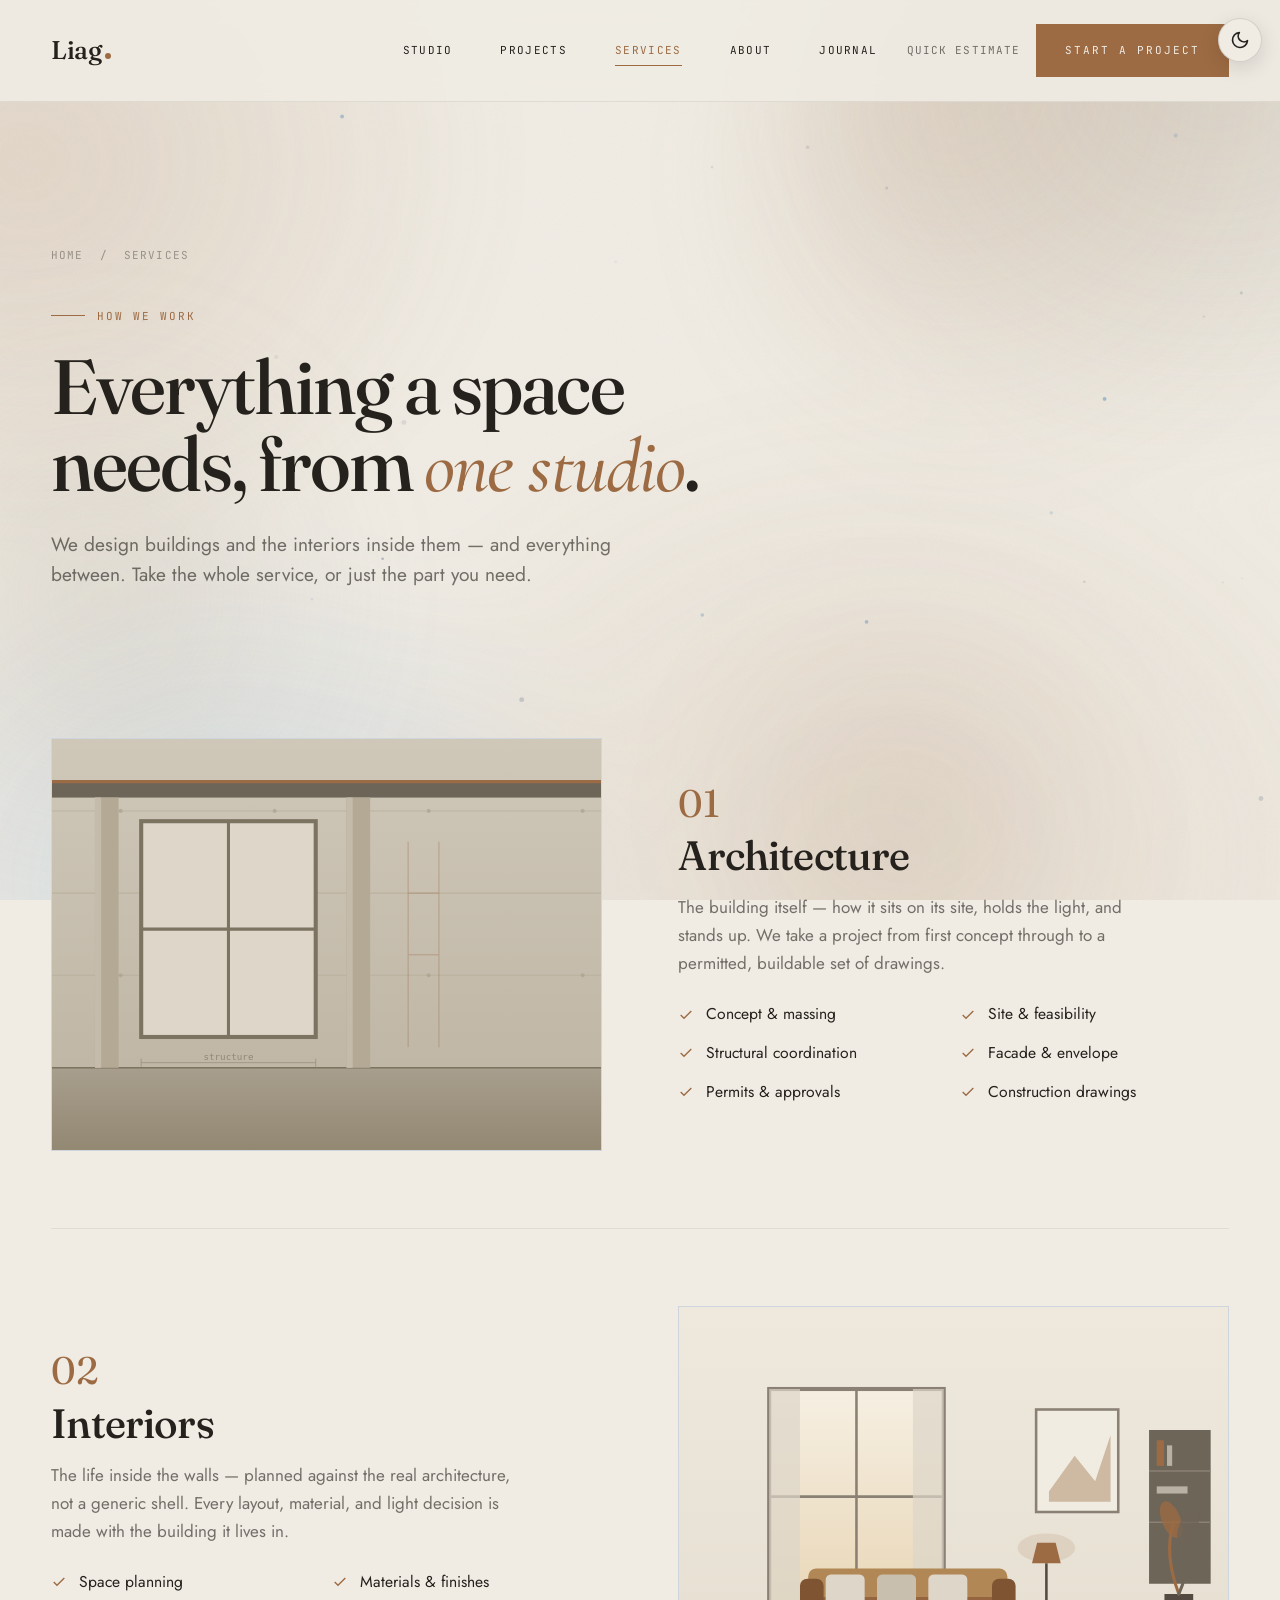
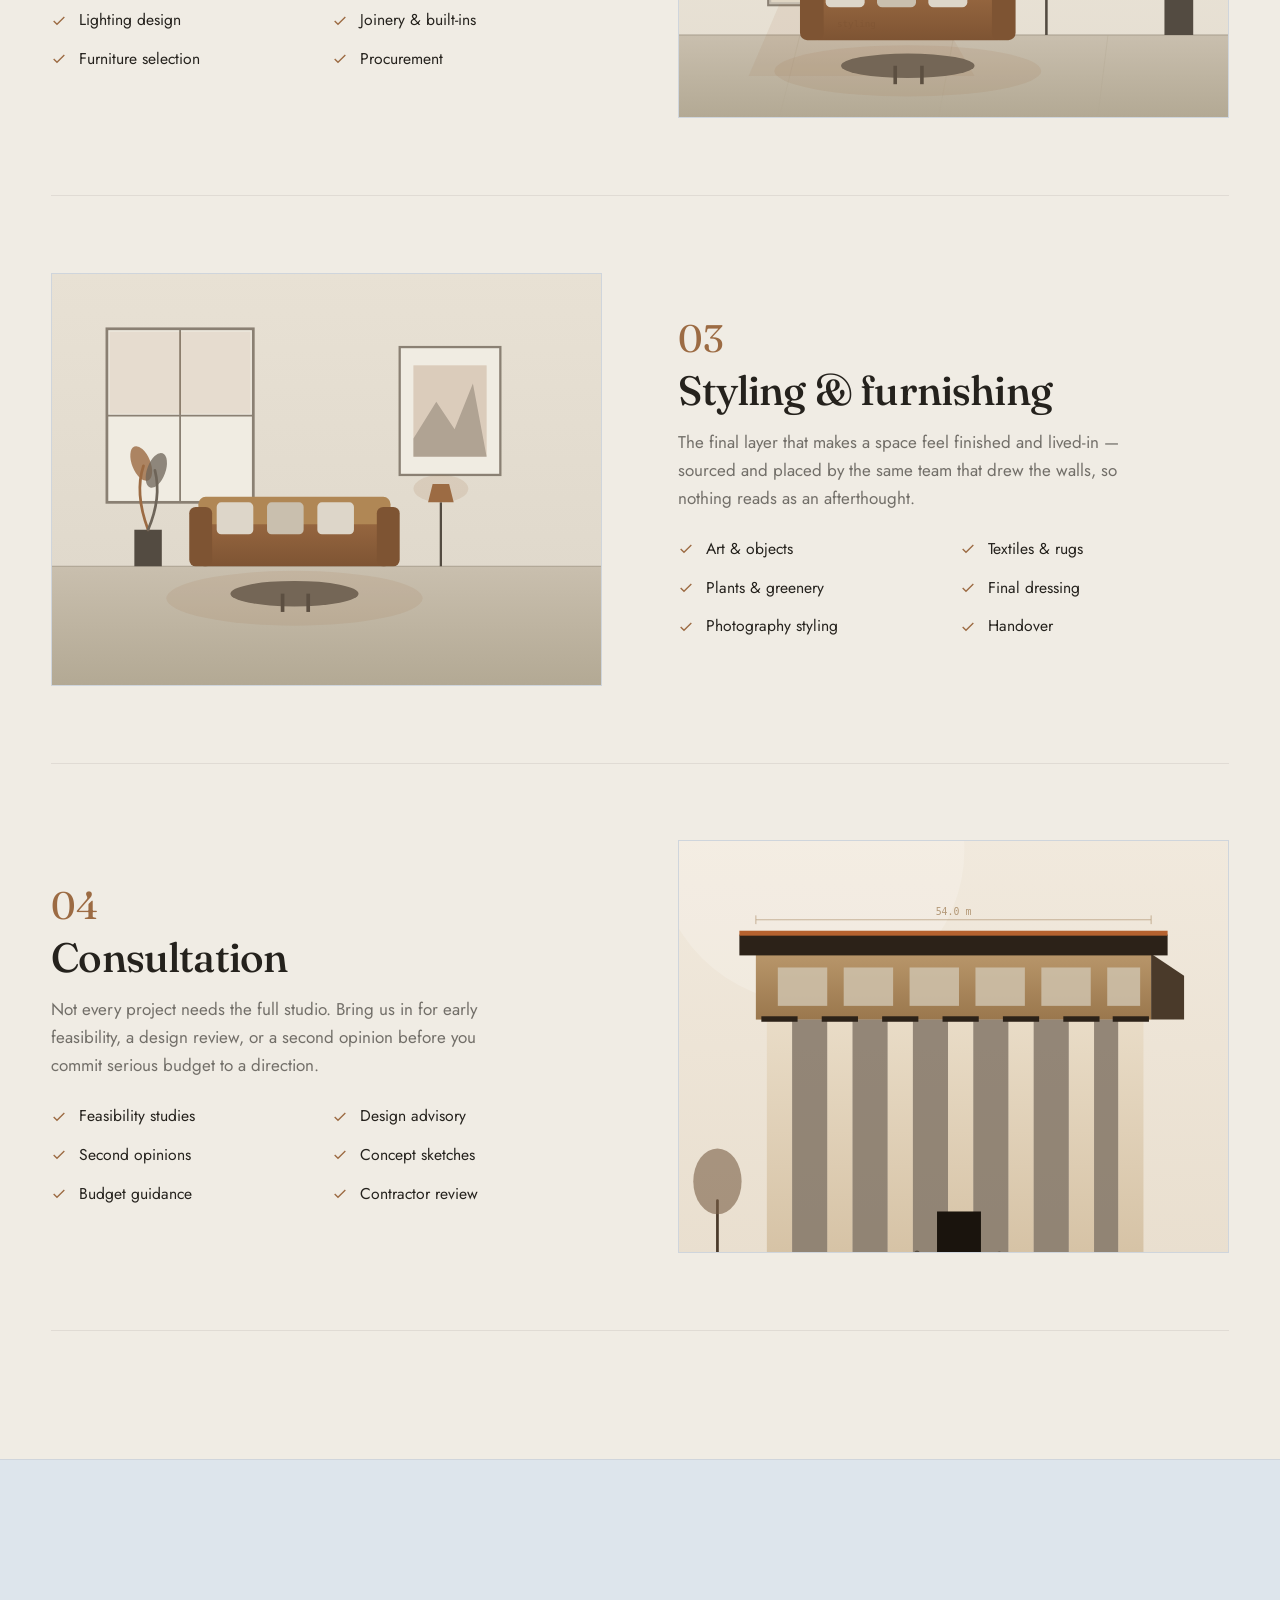
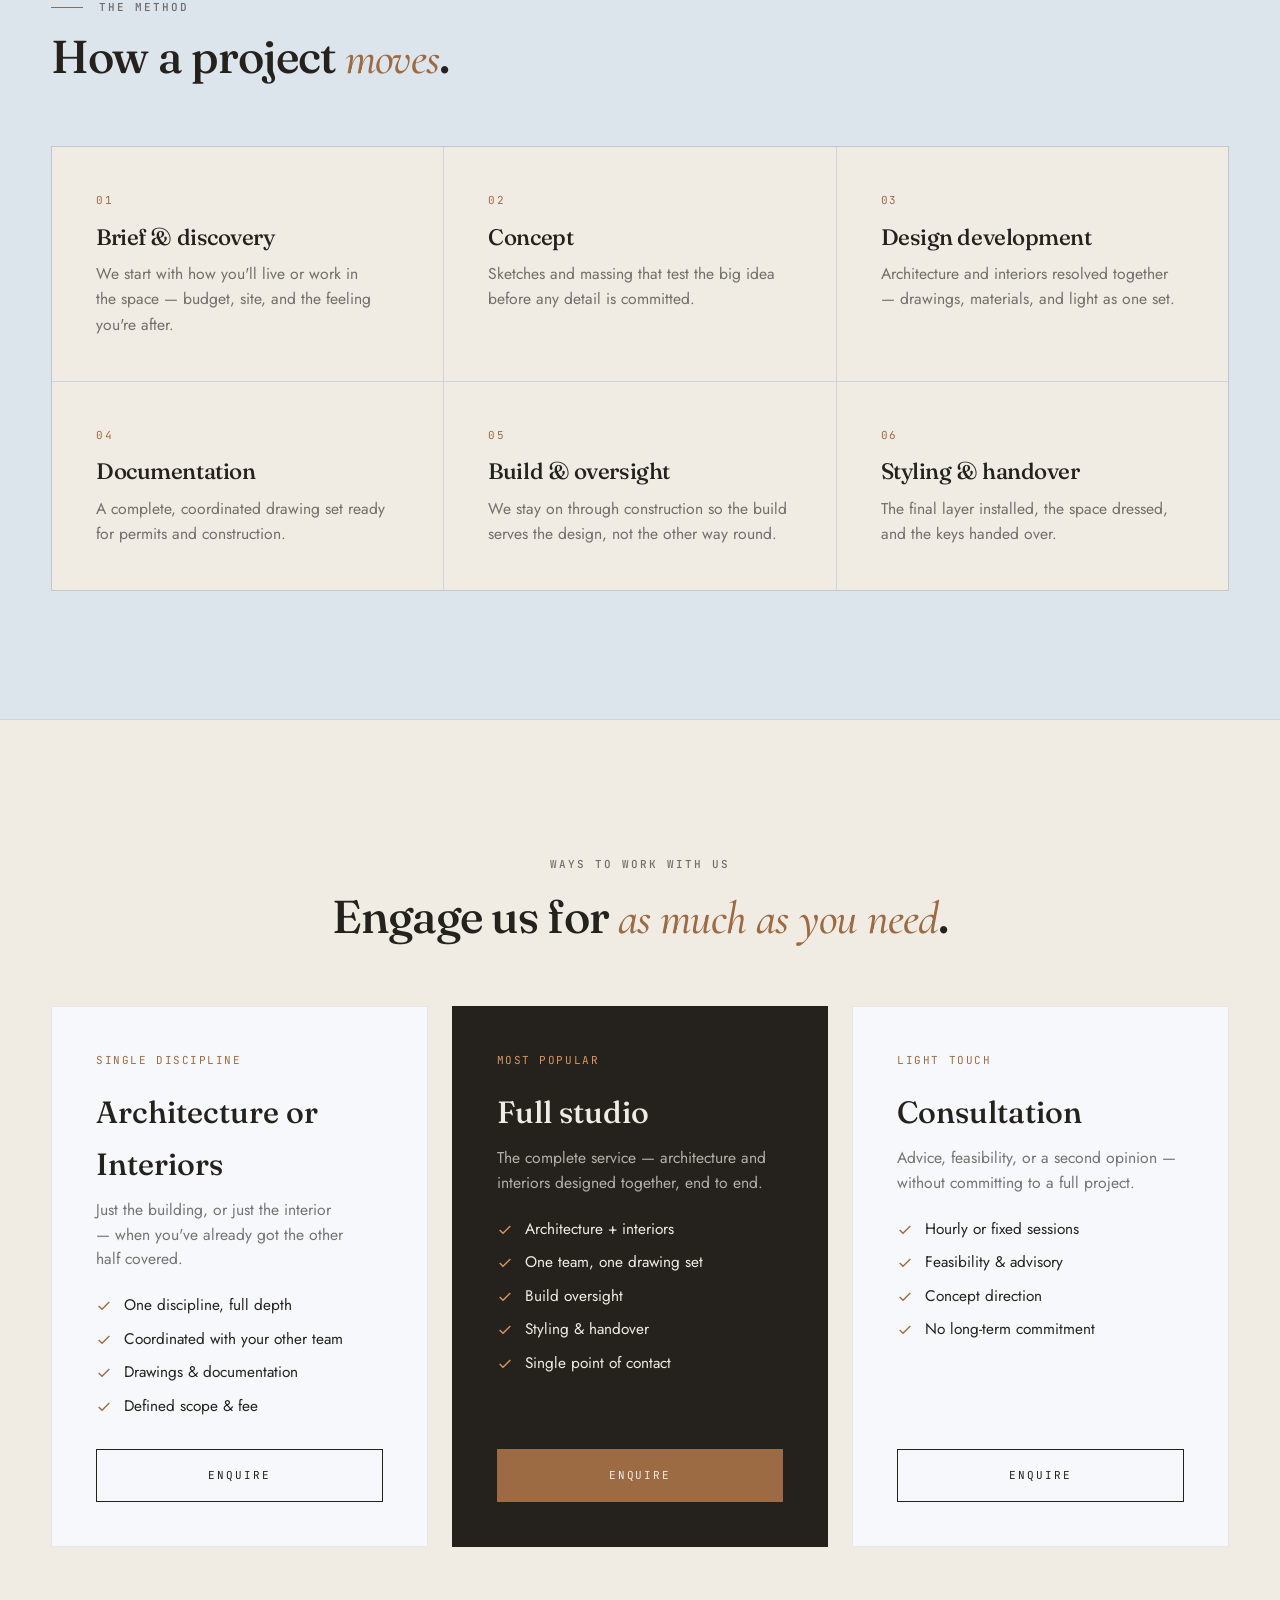
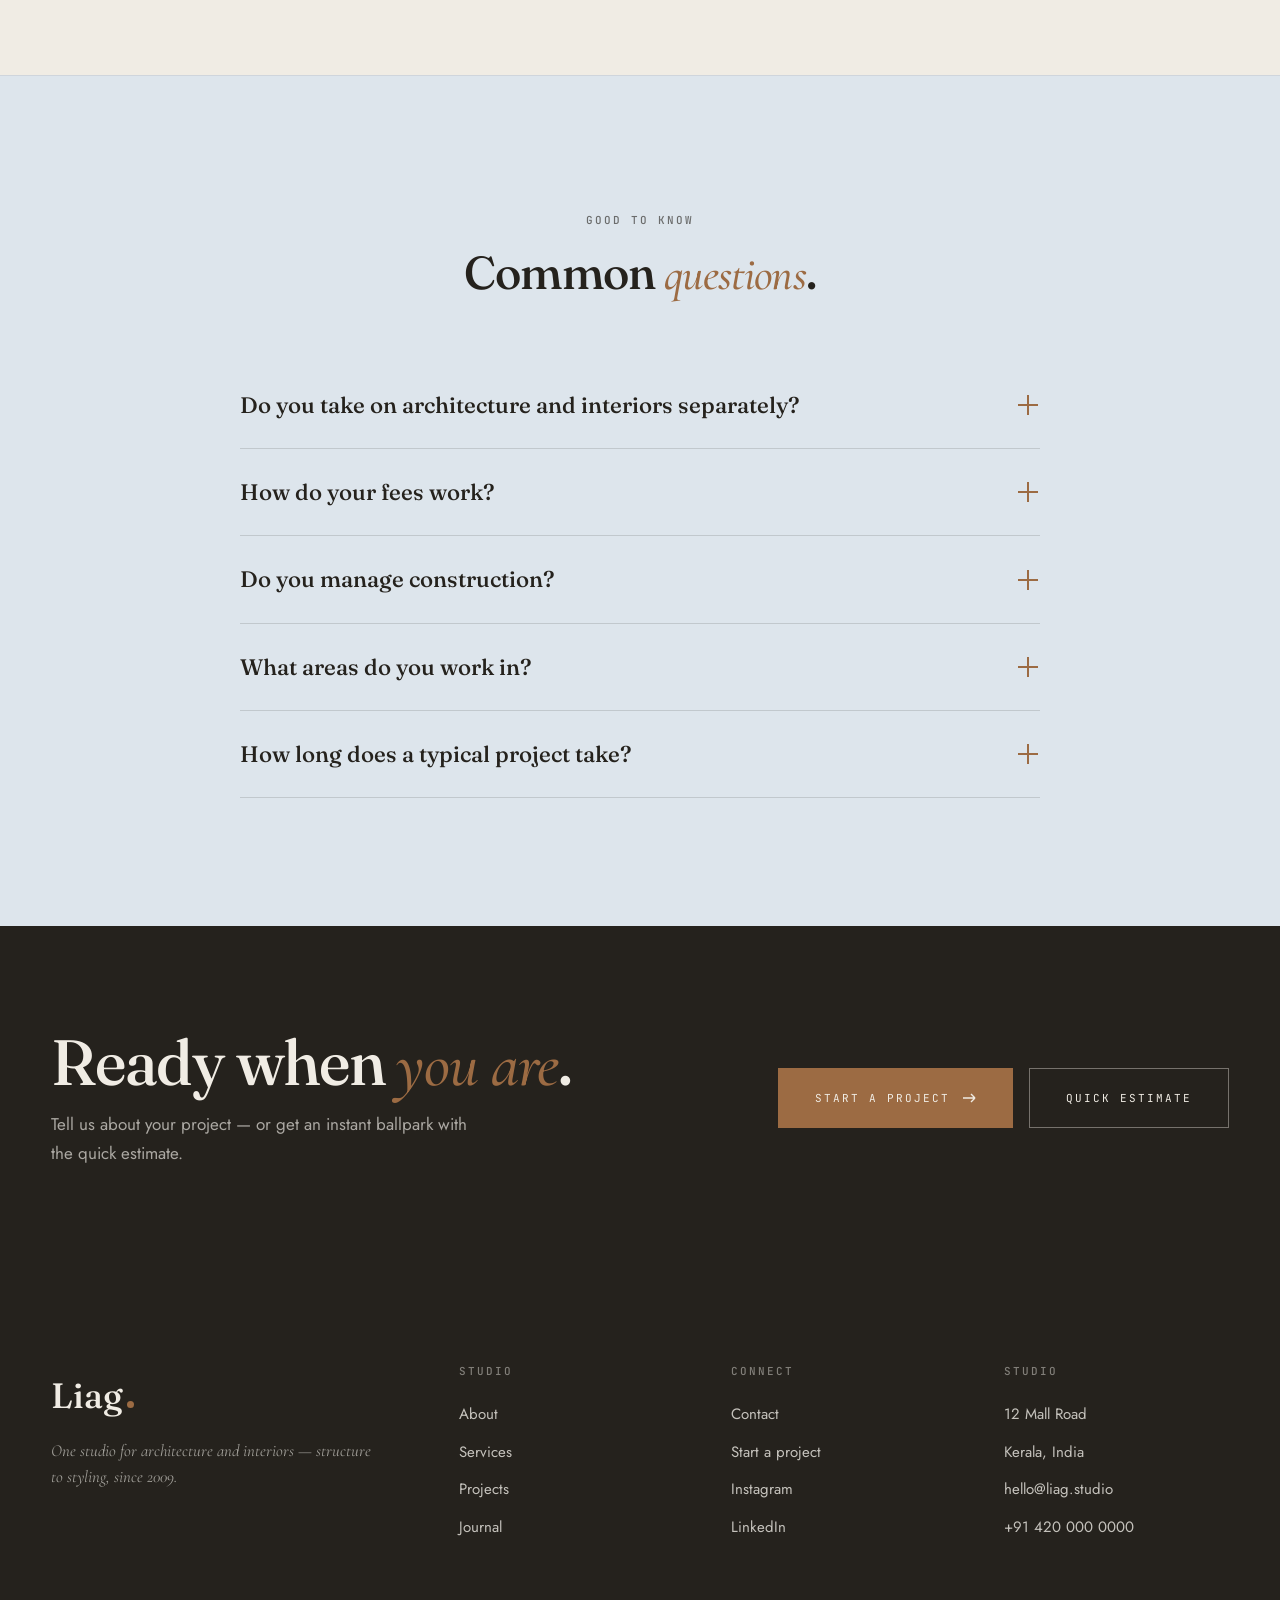
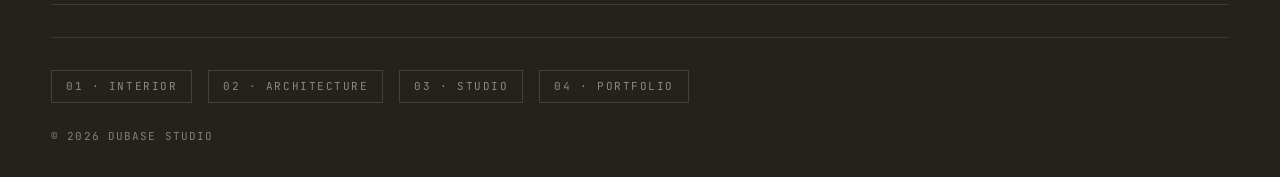
<file: services.html>
<!DOCTYPE html>
<html lang="en">


<head>
  <meta charset="UTF-8">
  <meta name="viewport" content="width=device-width, initial-scale=1.0">
  <meta name="theme-color" content="#25221d">
  <meta name="description"
    content="Liag services — architecture, interiors, styling, and consultation. One studio, from concept to handover.">
  <title>Liag — Services</title>
  <link rel="preconnect" href="https://fonts.googleapis.com/">
  <link rel="preconnect" href="https://fonts.gstatic.com/" crossorigin>
  <link
    href="https://fonts.googleapis.com/css2?family=Fraunces:ital,opsz,wght@0,9..144,400;0,9..144,500;1,9..144,400&amp;family=Cormorant+Garamond:ital,wght@0,500;1,500&amp;family=Jost:wght@400;500&amp;family=JetBrains+Mono:wght@400;500&amp;display=swap"
    rel="stylesheet">
  <link rel="stylesheet" href="assets/css/root.css">
  <link rel="stylesheet" href="assets/css/base.css">
  <link rel="stylesheet" href="assets/css/components.css">
  <link rel="stylesheet" href="assets/css/pages.css">
  <link rel="stylesheet" href="assets/css/fx.css">
</head>

<body class="v-studio">

  <a class="skip-link" href="#main">Skip to content</a>

  <!-- ===================== AMBIENT BACKGROUND FX ===================== -->
  <div class="fx-bg" aria-hidden="true">
    <span class="fx-aurora"></span>
    <span class="fx-orb fx-orb--1"></span>
    <span class="fx-orb fx-orb--2"></span>
    <span class="fx-orb fx-orb--3"></span>
  </div>
  <canvas class="fx-particles" aria-hidden="true"></canvas>
  <div class="fx-grain" aria-hidden="true"></div>
  <div class="fx-cursor" aria-hidden="true"></div>


  <!-- ===================== NAV ===================== -->
  <header class="nav" data-nav>
    <div class="container nav__inner">
      <a href="index.html" class="nav__brand">Liag<span class="nav__brand-dot" aria-hidden="true"></span></a>
      <nav class="nav__menu" aria-label="Primary">
        <a href="index.html">Studio</a>
        <a href="projects.html">Projects</a>
        <a href="services.html" aria-current="page">Services</a>
        <a href="about.html">About</a>
        <a href="blog.html">Journal</a>
      </nav>
      <div class="nav__actions">
        <button class="nav__estimate" data-open-modal="estimator-modal">Quick estimate</button>
        <button class="btn btn--primary" data-open-modal="inquiry-modal">Start a project</button>
        <button class="nav__toggle" data-nav-toggle aria-label="Open menu" aria-expanded="false">
          <span></span><span></span><span></span>
        </button>
      </div>
    </div>
  </header>

  <div class="nav__drawer" data-nav-drawer>
    <button class="nav__drawer-close" data-nav-close aria-label="Close menu">&times;</button>
    <nav class="nav__drawer-menu" aria-label="Mobile">
      <a href="index.html">Studio</a>
      <a href="projects.html">Projects</a>
      <a href="services.html" aria-current="page">Services</a>
      <a href="about.html">About</a>
      <a href="blog.html">Journal</a>
    </nav>
    <div class="nav__drawer-footer">
      <button class="btn btn--outline btn--block" data-open-modal="estimator-modal"
        style="margin-bottom:var(--s-3);">Quick estimate</button>
      <button class="btn btn--primary btn--block" data-open-modal="inquiry-modal">Start a project</button>
    </div>
  </div>


  <main id="main">

    <!-- ===================== PAGE HEADER ===================== -->
    <section class="pagehead">
      <div class="container">
        <p class="pagehead__crumbs"><a href="index.html">Home</a> &nbsp;/&nbsp; Services</p>
        <span class="pagehead__eyebrow">How we work</span>
        <h1 class="pagehead__title">Everything a space needs, from <em>one studio</em>.</h1>
        <p class="pagehead__lead">We design buildings and the interiors inside them — and everything between. Take the
          whole service, or just the part you need.</p>
      </div>
    </section>

    <!-- ===================== DISCIPLINES IN DEPTH ===================== -->
    <section class="section" style="padding-top:0;">
      <div class="container">
        <div class="svc-row reveal">
          <div class="svc-row__media"><img data-swappable src="assets/images/studio-shell.svg" alt="Architecture"></div>
          <div class="svc-row__body">
            <div class="svc-row__num">01</div>
            <h2 class="svc-row__title">Architecture</h2>
            <p class="svc-row__desc">The building itself — how it sits on its site, holds the light, and stands up. We
              take a project from first concept through to a permitted, buildable set of drawings.</p>
            <ul class="svc-row__list">
              <li><svg width="16" height="16" viewBox="0 0 24 24" fill="none" stroke="currentColor" stroke-width="2">
                  <polyline points="20 6 9 17 4 12" />
                </svg> Concept &amp; massing</li>
              <li><svg width="16" height="16" viewBox="0 0 24 24" fill="none" stroke="currentColor" stroke-width="2">
                  <polyline points="20 6 9 17 4 12" />
                </svg> Site &amp; feasibility</li>
              <li><svg width="16" height="16" viewBox="0 0 24 24" fill="none" stroke="currentColor" stroke-width="2">
                  <polyline points="20 6 9 17 4 12" />
                </svg> Structural coordination</li>
              <li><svg width="16" height="16" viewBox="0 0 24 24" fill="none" stroke="currentColor" stroke-width="2">
                  <polyline points="20 6 9 17 4 12" />
                </svg> Facade &amp; envelope</li>
              <li><svg width="16" height="16" viewBox="0 0 24 24" fill="none" stroke="currentColor" stroke-width="2">
                  <polyline points="20 6 9 17 4 12" />
                </svg> Permits &amp; approvals</li>
              <li><svg width="16" height="16" viewBox="0 0 24 24" fill="none" stroke="currentColor" stroke-width="2">
                  <polyline points="20 6 9 17 4 12" />
                </svg> Construction drawings</li>
            </ul>
          </div>
        </div>
        <div class="svc-row reveal">
          <div class="svc-row__media"><img data-swappable src="assets/images/studio-finished.svg" alt="Interiors"></div>
          <div class="svc-row__body">
            <div class="svc-row__num">02</div>
            <h2 class="svc-row__title">Interiors</h2>
            <p class="svc-row__desc">The life inside the walls — planned against the real architecture, not a generic
              shell. Every layout, material, and light decision is made with the building it lives in.</p>
            <ul class="svc-row__list">
              <li><svg width="16" height="16" viewBox="0 0 24 24" fill="none" stroke="currentColor" stroke-width="2">
                  <polyline points="20 6 9 17 4 12" />
                </svg> Space planning</li>
              <li><svg width="16" height="16" viewBox="0 0 24 24" fill="none" stroke="currentColor" stroke-width="2">
                  <polyline points="20 6 9 17 4 12" />
                </svg> Materials &amp; finishes</li>
              <li><svg width="16" height="16" viewBox="0 0 24 24" fill="none" stroke="currentColor" stroke-width="2">
                  <polyline points="20 6 9 17 4 12" />
                </svg> Lighting design</li>
              <li><svg width="16" height="16" viewBox="0 0 24 24" fill="none" stroke="currentColor" stroke-width="2">
                  <polyline points="20 6 9 17 4 12" />
                </svg> Joinery &amp; built-ins</li>
              <li><svg width="16" height="16" viewBox="0 0 24 24" fill="none" stroke="currentColor" stroke-width="2">
                  <polyline points="20 6 9 17 4 12" />
                </svg> Furniture selection</li>
              <li><svg width="16" height="16" viewBox="0 0 24 24" fill="none" stroke="currentColor" stroke-width="2">
                  <polyline points="20 6 9 17 4 12" />
                </svg> Procurement</li>
            </ul>
          </div>
        </div>
        <div class="svc-row reveal">
          <div class="svc-row__media"><img data-swappable src="assets/images/studio-interior.svg"
              alt="Styling &amp; furnishing"></div>
          <div class="svc-row__body">
            <div class="svc-row__num">03</div>
            <h2 class="svc-row__title">Styling &amp; furnishing</h2>
            <p class="svc-row__desc">The final layer that makes a space feel finished and lived-in — sourced and placed
              by the same team that drew the walls, so nothing reads as an afterthought.</p>
            <ul class="svc-row__list">
              <li><svg width="16" height="16" viewBox="0 0 24 24" fill="none" stroke="currentColor" stroke-width="2">
                  <polyline points="20 6 9 17 4 12" />
                </svg> Art &amp; objects</li>
              <li><svg width="16" height="16" viewBox="0 0 24 24" fill="none" stroke="currentColor" stroke-width="2">
                  <polyline points="20 6 9 17 4 12" />
                </svg> Textiles &amp; rugs</li>
              <li><svg width="16" height="16" viewBox="0 0 24 24" fill="none" stroke="currentColor" stroke-width="2">
                  <polyline points="20 6 9 17 4 12" />
                </svg> Plants &amp; greenery</li>
              <li><svg width="16" height="16" viewBox="0 0 24 24" fill="none" stroke="currentColor" stroke-width="2">
                  <polyline points="20 6 9 17 4 12" />
                </svg> Final dressing</li>
              <li><svg width="16" height="16" viewBox="0 0 24 24" fill="none" stroke="currentColor" stroke-width="2">
                  <polyline points="20 6 9 17 4 12" />
                </svg> Photography styling</li>
              <li><svg width="16" height="16" viewBox="0 0 24 24" fill="none" stroke="currentColor" stroke-width="2">
                  <polyline points="20 6 9 17 4 12" />
                </svg> Handover</li>
            </ul>
          </div>
        </div>
        <div class="svc-row reveal">
          <div class="svc-row__media"><img data-swappable src="assets/images/arch-civic.svg" alt="Consultation"></div>
          <div class="svc-row__body">
            <div class="svc-row__num">04</div>
            <h2 class="svc-row__title">Consultation</h2>
            <p class="svc-row__desc">Not every project needs the full studio. Bring us in for early feasibility, a
              design review, or a second opinion before you commit serious budget to a direction.</p>
            <ul class="svc-row__list">
              <li><svg width="16" height="16" viewBox="0 0 24 24" fill="none" stroke="currentColor" stroke-width="2">
                  <polyline points="20 6 9 17 4 12" />
                </svg> Feasibility studies</li>
              <li><svg width="16" height="16" viewBox="0 0 24 24" fill="none" stroke="currentColor" stroke-width="2">
                  <polyline points="20 6 9 17 4 12" />
                </svg> Design advisory</li>
              <li><svg width="16" height="16" viewBox="0 0 24 24" fill="none" stroke="currentColor" stroke-width="2">
                  <polyline points="20 6 9 17 4 12" />
                </svg> Second opinions</li>
              <li><svg width="16" height="16" viewBox="0 0 24 24" fill="none" stroke="currentColor" stroke-width="2">
                  <polyline points="20 6 9 17 4 12" />
                </svg> Concept sketches</li>
              <li><svg width="16" height="16" viewBox="0 0 24 24" fill="none" stroke="currentColor" stroke-width="2">
                  <polyline points="20 6 9 17 4 12" />
                </svg> Budget guidance</li>
              <li><svg width="16" height="16" viewBox="0 0 24 24" fill="none" stroke="currentColor" stroke-width="2">
                  <polyline points="20 6 9 17 4 12" />
                </svg> Contractor review</li>
            </ul>
          </div>
        </div>
      </div>
    </section>

    <!-- ===================== HOW WE WORK (process) ===================== -->
    <section class="section proc">
      <div class="container">
        <div class="block-head reveal">
          <span class="eyebrow">The method</span>
          <h2 class="block-head__title">How a project <span class="accent-word">moves</span>.</h2>
        </div>
        <div class="proc-grid">
          <div class="proc-step reveal">
            <div class="proc-step__num">01</div>
            <h3 class="proc-step__title">Brief &amp; discovery</h3>
            <p class="proc-step__desc">We start with how you'll live or work in the space — budget, site, and the
              feeling you're after.</p>
          </div>
          <div class="proc-step reveal">
            <div class="proc-step__num">02</div>
            <h3 class="proc-step__title">Concept</h3>
            <p class="proc-step__desc">Sketches and massing that test the big idea before any detail is committed.</p>
          </div>
          <div class="proc-step reveal">
            <div class="proc-step__num">03</div>
            <h3 class="proc-step__title">Design development</h3>
            <p class="proc-step__desc">Architecture and interiors resolved together — drawings, materials, and light as
              one set.</p>
          </div>
          <div class="proc-step reveal">
            <div class="proc-step__num">04</div>
            <h3 class="proc-step__title">Documentation</h3>
            <p class="proc-step__desc">A complete, coordinated drawing set ready for permits and construction.</p>
          </div>
          <div class="proc-step reveal">
            <div class="proc-step__num">05</div>
            <h3 class="proc-step__title">Build &amp; oversight</h3>
            <p class="proc-step__desc">We stay on through construction so the build serves the design, not the other way
              round.</p>
          </div>
          <div class="proc-step reveal">
            <div class="proc-step__num">06</div>
            <h3 class="proc-step__title">Styling &amp; handover</h3>
            <p class="proc-step__desc">The final layer installed, the space dressed, and the keys handed over.</p>
          </div>
        </div>
      </div>
    </section>

    <!-- ===================== ENGAGEMENT TIERS ===================== -->
    <section class="section">
      <div class="container">
        <div class="block-head reveal" style="text-align:center;margin-inline:auto;">
          <span class="eyebrow eyebrow--plain" style="justify-content:center;">Ways to work with us</span>
          <h2 class="block-head__title">Engage us for <span class="accent-word">as much as you need</span>.</h2>
        </div>
        <div class="tiers">
          <div class="tier reveal">
            <div class="tier__label">Single discipline</div>
            <div class="tier__name">Architecture or Interiors</div>
            <p class="tier__scope">Just the building, or just the interior — when you've already got the other half
              covered.</p>
            <ul class="tier__list">
              <li><svg width="16" height="16" viewBox="0 0 24 24" fill="none" stroke="currentColor" stroke-width="2">
                  <polyline points="20 6 9 17 4 12" />
                </svg> One discipline, full depth</li>
              <li><svg width="16" height="16" viewBox="0 0 24 24" fill="none" stroke="currentColor" stroke-width="2">
                  <polyline points="20 6 9 17 4 12" />
                </svg> Coordinated with your other team</li>
              <li><svg width="16" height="16" viewBox="0 0 24 24" fill="none" stroke="currentColor" stroke-width="2">
                  <polyline points="20 6 9 17 4 12" />
                </svg> Drawings &amp; documentation</li>
              <li><svg width="16" height="16" viewBox="0 0 24 24" fill="none" stroke="currentColor" stroke-width="2">
                  <polyline points="20 6 9 17 4 12" />
                </svg> Defined scope &amp; fee</li>
            </ul>
            <button type="button" class="btn btn--outline btn--block" data-open-modal="inquiry-modal">Enquire</button>
          </div>
          <div class="tier tier--featured reveal">
            <div class="tier__label">Most popular</div>
            <div class="tier__name">Full studio</div>
            <p class="tier__scope">The complete service — architecture and interiors designed together, end to end.</p>
            <ul class="tier__list">
              <li><svg width="16" height="16" viewBox="0 0 24 24" fill="none" stroke="currentColor" stroke-width="2">
                  <polyline points="20 6 9 17 4 12" />
                </svg> Architecture + interiors</li>
              <li><svg width="16" height="16" viewBox="0 0 24 24" fill="none" stroke="currentColor" stroke-width="2">
                  <polyline points="20 6 9 17 4 12" />
                </svg> One team, one drawing set</li>
              <li><svg width="16" height="16" viewBox="0 0 24 24" fill="none" stroke="currentColor" stroke-width="2">
                  <polyline points="20 6 9 17 4 12" />
                </svg> Build oversight</li>
              <li><svg width="16" height="16" viewBox="0 0 24 24" fill="none" stroke="currentColor" stroke-width="2">
                  <polyline points="20 6 9 17 4 12" />
                </svg> Styling &amp; handover</li>
              <li><svg width="16" height="16" viewBox="0 0 24 24" fill="none" stroke="currentColor" stroke-width="2">
                  <polyline points="20 6 9 17 4 12" />
                </svg> Single point of contact</li>
            </ul>
            <button type="button" class="btn btn--primary btn--block" data-open-modal="inquiry-modal">Enquire</button>
          </div>
          <div class="tier reveal">
            <div class="tier__label">Light touch</div>
            <div class="tier__name">Consultation</div>
            <p class="tier__scope">Advice, feasibility, or a second opinion — without committing to a full project.</p>
            <ul class="tier__list">
              <li><svg width="16" height="16" viewBox="0 0 24 24" fill="none" stroke="currentColor" stroke-width="2">
                  <polyline points="20 6 9 17 4 12" />
                </svg> Hourly or fixed sessions</li>
              <li><svg width="16" height="16" viewBox="0 0 24 24" fill="none" stroke="currentColor" stroke-width="2">
                  <polyline points="20 6 9 17 4 12" />
                </svg> Feasibility &amp; advisory</li>
              <li><svg width="16" height="16" viewBox="0 0 24 24" fill="none" stroke="currentColor" stroke-width="2">
                  <polyline points="20 6 9 17 4 12" />
                </svg> Concept direction</li>
              <li><svg width="16" height="16" viewBox="0 0 24 24" fill="none" stroke="currentColor" stroke-width="2">
                  <polyline points="20 6 9 17 4 12" />
                </svg> No long-term commitment</li>
            </ul>
            <button type="button" class="btn btn--outline btn--block" data-open-modal="inquiry-modal">Enquire</button>
          </div>
        </div>
      </div>
    </section>

    <!-- ===================== FAQ ===================== -->
    <section class="section" style="background:var(--surface-alt);border-top:1px solid var(--rule-soft);">
      <div class="container">
        <div class="block-head reveal" style="text-align:center;margin-inline:auto;">
          <span class="eyebrow eyebrow--plain" style="justify-content:center;">Good to know</span>
          <h2 class="block-head__title">Common <span class="accent-word">questions</span>.</h2>
        </div>
        <div class="faq">
          <div class="faq-item" data-acc-item>
            <button class="faq-item__trigger" data-acc-trigger>
              <span>Do you take on architecture and interiors separately?</span>
              <span class="faq-item__icon" aria-hidden="true"></span>
            </button>
            <div class="faq-item__panel" data-acc-panel>
              <div class="faq-item__panel-inner">Yes. While our strength is designing both together, we're happy to take
                on just the building or just the interior — and to coordinate with whichever team is handling the other
                half.</div>
            </div>
          </div>
          <div class="faq-item" data-acc-item>
            <button class="faq-item__trigger" data-acc-trigger>
              <span>How do your fees work?</span>
              <span class="faq-item__icon" aria-hidden="true"></span>
            </button>
            <div class="faq-item__panel" data-acc-panel>
              <div class="faq-item__panel-inner">Fees depend on scope, scale, and finish level. Most projects are a
                percentage of construction cost or a fixed fee agreed after the brief. Use the quick estimate for an
                indicative range, then we confirm in writing.</div>
            </div>
          </div>
          <div class="faq-item" data-acc-item>
            <button class="faq-item__trigger" data-acc-trigger>
              <span>Do you manage construction?</span>
              <span class="faq-item__icon" aria-hidden="true"></span>
            </button>
            <div class="faq-item__panel" data-acc-panel>
              <div class="faq-item__panel-inner">On full-service projects we stay on through construction to oversee
                that the build matches the design. We can also hand over a complete drawing set for your own contractor.
              </div>
            </div>
          </div>
          <div class="faq-item" data-acc-item>
            <button class="faq-item__trigger" data-acc-trigger>
              <span>What areas do you work in?</span>
              <span class="faq-item__icon" aria-hidden="true"></span>
            </button>
            <div class="faq-item__panel" data-acc-panel>
              <div class="faq-item__panel-inner">We're based in India and work across India. For the right project,
                we travel — get in touch and we'll talk logistics.</div>
            </div>
          </div>
          <div class="faq-item" data-acc-item>
            <button class="faq-item__trigger" data-acc-trigger>
              <span>How long does a typical project take?</span>
              <span class="faq-item__icon" aria-hidden="true"></span>
            </button>
            <div class="faq-item__panel" data-acc-panel>
              <div class="faq-item__panel-inner">A full home is usually 12–18 months from brief to handover;
                interiors-only or consultation work is faster. We'll give you a realistic timeline after the first
                conversation.</div>
            </div>
          </div>
        </div>
      </div>
    </section>

    <!-- ===================== CTA BAND ===================== -->
    <section class="cta-band">
      <div class="container cta-band__inner reveal">
        <div>
          <h2 class="cta-band__title">Ready when <span class="accent-word">you are</span>.</h2>
          <p class="cta-band__sub">Tell us about your project — or get an instant ballpark with the quick estimate.</p>
        </div>
        <div class="cta-band__actions">
          <button type="button" class="btn btn--primary btn--lg" data-open-modal="inquiry-modal">
            Start a project
            <svg width="14" height="10" viewBox="0 0 14 10" fill="none" aria-hidden="true">
              <path d="M1 5h12M13 5L9 1M13 5L9 9" stroke="currentColor" stroke-width="1.4" />
            </svg>
          </button>
          <button class="btn btn--outline btn--lg" data-open-modal="estimator-modal"
            style="border-color: rgba(240,236,228,0.4); color: var(--paper);">
            Quick estimate
          </button>
        </div>
      </div>
    </section>

  </main>

  <!-- ===================== FOOTER ===================== -->
  <footer class="footer">
    <div class="container">
      <div class="footer__top">
        <div>
          <div class="footer__brand">Liag<span class="footer__brand-dot" aria-hidden="true"></span></div>
          <p class="footer__tagline">One studio for architecture and interiors — structure to styling, since 2009.</p>
        </div>
        <div>
          <h4 class="footer__col-title">Studio</h4>
          <ul class="footer__list">
            <li><a href="about.html">About</a></li>
            <li><a href="services.html">Services</a></li>
            <li><a href="projects.html">Projects</a></li>
            <li><a href="blog.html">Journal</a></li>
          </ul>
        </div>
        <div>
          <h4 class="footer__col-title">Connect</h4>
          <ul class="footer__list">
            <li><a href="contact.html">Contact</a></li>
            <li><a href="estimate.html">Start a project</a></li>
            <li><a href="#">Instagram</a></li>
            <li><a href="#">LinkedIn</a></li>
          </ul>
        </div>
        <div>
          <h4 class="footer__col-title">Studio</h4>
          <ul class="footer__list">
            <li>12 Mall Road</li>
            <li>Kerala, India</li>
            <li>hello@liag.studio</li>
            <li>+91 420 000 0000</li>
          </ul>
        </div>
      </div>
      <div class="footer__variants">
        <a href="index.html">01 · Interior</a>
        <a href="architecture.html">02 · Architecture</a>
        <a href="studio.html">03 · Studio</a>
        <a href="portfolio.html">04 · Portfolio</a>
      </div>
      <div class="footer__bottom">
        <span>© <span data-year>2026</span> Dubase Studio</span>

      </div>
    </div>
  </footer>


  <!-- ===================== ESTIMATOR POPUP ===================== -->
  <div class="modal" id="estimator-modal" aria-hidden="true">
    <div class="modal__overlay" data-modal-close></div>
    <div class="modal__panel" role="dialog" aria-modal="true" aria-label="Quick project estimate">
      <button class="modal__close" data-modal-close aria-label="Close">&times;</button>
      <div class="estimator" data-estimator>
        <div class="estimator__progress" aria-hidden="true">
          <span class="estimator__pip"></span><span class="estimator__pip"></span>
          <span class="estimator__pip"></span><span class="estimator__pip"></span>
        </div>
        <div data-est-steps>
          <div class="estimator__step is-active">
            <span class="estimator__step-label">Step 01 / 04</span>
            <h3 class="estimator__step-title">What do you <em>need</em>?</h3>
            <div class="opt-grid opt-grid--2">
              <label class="opt"><input type="radio" name="m-type" value="residential" data-est="type" checked><span
                  class="opt__title">Architecture</span><span class="opt__desc">A building, from the ground
                  up.</span></label>
              <label class="opt"><input type="radio" name="m-type" value="commercial" data-est="type"><span
                  class="opt__title">Interiors</span><span class="opt__desc">Design within an existing
                  space.</span></label>
              <label class="opt"><input type="radio" name="m-type" value="newbuild" data-est="type"><span
                  class="opt__title">Both</span><span class="opt__desc">Building + interior, end to end.</span></label>
              <label class="opt"><input type="radio" name="m-type" value="renovation" data-est="type"><span
                  class="opt__title">Renovation</span><span class="opt__desc">Reworking what you already
                  have.</span></label>
            </div>
          </div>
          <div class="estimator__step">
            <span class="estimator__step-label">Step 02 / 04</span>
            <h3 class="estimator__step-title">How <em>large</em> is the space?</h3>
            <div class="range-row">
              <input type="range" min="300" max="15000" step="100" value="2000" data-est="area"
                aria-label="Area in square feet">
              <span class="range-val" data-est-area-label>2000 <span>sq ft</span></span>
            </div>
            <p class="estimator__step-label" style="margin-top: var(--s-6);">Scope of work</p>
            <div class="opt-grid opt-grid--3" style="margin-top: var(--s-3);">
              <label class="opt"><input type="radio" name="m-scope" value="consultation" data-est="scope"><span
                  class="opt__title">Concept</span><span class="opt__price">From 25%</span></label>
              <label class="opt"><input type="radio" name="m-scope" value="partial" data-est="scope"><span
                  class="opt__title">Partial</span><span class="opt__price">From 65%</span></label>
              <label class="opt"><input type="radio" name="m-scope" value="full" data-est="scope" checked><span
                  class="opt__title">Full</span><span class="opt__price">End to end</span></label>
            </div>
          </div>
          <div class="estimator__step">
            <span class="estimator__step-label">Step 03 / 04</span>
            <h3 class="estimator__step-title">What <em>finish</em> level?</h3>
            <div class="opt-grid">
              <label class="opt"><input type="radio" name="m-finish" value="essential" data-est="finish"><span
                  class="opt__title">Considered</span><span class="opt__desc">Clean, durable, value-focused
                  throughout.</span></label>
              <label class="opt"><input type="radio" name="m-finish" value="premium" data-est="finish" checked><span
                  class="opt__title">Premium</span><span class="opt__desc">Elevated materials, custom
                  detailing.</span></label>
              <label class="opt"><input type="radio" name="m-finish" value="luxury" data-est="finish"><span
                  class="opt__title">Signature</span><span class="opt__desc">Bespoke throughout — landmark
                  quality.</span></label>
            </div>
            <div class="estimate-readout">
              <span class="estimate-readout__label">Estimated range</span>
              <span class="estimate-readout__value" data-est-readout>—</span>
            </div>
          </div>
          <div class="estimator__step">
            <span class="estimator__step-label">Step 04 / 04</span>
            <h3 class="estimator__step-title">Where do we <em>send</em> it?</h3>
            <div class="stack">
              <div class="field">
                <label class="field__label" for="sm-name">Name <span class="req">*</span></label>
                <input class="field__input" id="sm-name" type="text" required data-est="name" placeholder="Your name">
                <span class="field-error">Please enter your name</span>
              </div>
              <div class="field">
                <label class="field__label" for="sm-email">Email <span class="req">*</span></label>
                <input class="field__input" id="sm-email" type="email" required data-est="email"
                  placeholder="you@example.com">
                <span class="field-error">Please enter a valid email</span>
              </div>
            </div>
            <div class="estimate-readout">
              <span class="estimate-readout__label">Your estimate</span>
              <span class="estimate-readout__value" data-est-readout>—</span>
            </div>
          </div>
        </div>
        <div class="estimator__nav">
          <button class="btn btn--ghost" data-est-prev>Back</button>
          <button class="btn btn--primary" data-est-next>Continue</button>
        </div>
        <div class="estimator__success">
          <div class="estimator__success-icon" aria-hidden="true">
            <svg width="28" height="28" viewBox="0 0 24 24" fill="none" stroke="currentColor" stroke-width="2.5">
              <polyline points="20 6 9 17 4 12" />
            </svg>
          </div>
          <h3 class="estimator__step-title" style="margin-bottom: var(--s-3);">Request <em>received.</em></h3>
          <p class="lead" style="margin-bottom: var(--s-5);">Your estimated range is <strong data-est-final>—</strong>.
            We'll be in touch within one working day to talk through the details.</p>
          <a href="projects.html" class="btn btn--dark">Meanwhile, see our work</a>
        </div>
      </div>
    </div>
  </div>

  <script src="assets/js/main.js"></script>

  <!-- ===================== PROJECT INQUIRY POPUP ===================== -->
  <div class="modal" id="inquiry-modal" aria-hidden="true">
    <div class="modal__overlay" data-modal-close></div>
    <div class="modal__panel" role="dialog" aria-modal="true" aria-label="Start a project">
      <button class="modal__close" data-modal-close aria-label="Close">&times;</button>
      <div class="estimator" data-inquiry>
        <div class="estimator__progress" aria-hidden="true">
          <span class="estimator__pip"></span><span class="estimator__pip"></span>
          <span class="estimator__pip"></span><span class="estimator__pip"></span>
        </div>
        <div data-inq-steps>
          <div class="estimator__step is-active">
            <span class="estimator__step-label">Step 01 / 04</span>
            <h3 class="estimator__step-title">What can we <em>help</em> with?</h3>
            <div class="opt-grid opt-grid--2">
              <label class="opt"><input type="radio" name="i-type" value="architecture" data-inq="type" checked><span
                  class="opt__title">Architecture</span><span class="opt__desc">A new building or
                  extension.</span></label>
              <label class="opt"><input type="radio" name="i-type" value="interior" data-inq="type"><span
                  class="opt__title">Interior design</span><span class="opt__desc">Designing an existing
                  space.</span></label>
              <label class="opt"><input type="radio" name="i-type" value="both" data-inq="type"><span
                  class="opt__title">Both</span><span class="opt__desc">Structure and interior together.</span></label>
              <label class="opt"><input type="radio" name="i-type" value="consult" data-inq="type"><span
                  class="opt__title">Consultation</span><span class="opt__desc">Advice or a second
                  opinion.</span></label>
            </div>
          </div>
          <div class="estimator__step">
            <span class="estimator__step-label">Step 02 / 04</span>
            <h3 class="estimator__step-title">Rough <em>budget</em>?</h3>
            <div class="opt-grid opt-grid--2">
              <label class="opt"><input type="radio" name="i-budget" value="lt50" data-inq="budget" checked><span
                  class="opt__title">Under $50k</span></label>
              <label class="opt"><input type="radio" name="i-budget" value="50-150" data-inq="budget"><span
                  class="opt__title">$50k – $150k</span></label>
              <label class="opt"><input type="radio" name="i-budget" value="150-500" data-inq="budget"><span
                  class="opt__title">$150k – $500k</span></label>
              <label class="opt"><input type="radio" name="i-budget" value="gt500" data-inq="budget"><span
                  class="opt__title">$500k+</span></label>
            </div>
            <p class="estimator__step-label" style="margin-top:var(--s-6);">Timeline</p>
            <div class="opt-grid opt-grid--3" style="margin-top:var(--s-3);">
              <label class="opt"><input type="radio" name="i-time" value="asap" data-inq="timeline" checked><span
                  class="opt__title">ASAP</span></label>
              <label class="opt"><input type="radio" name="i-time" value="3-6m" data-inq="timeline"><span
                  class="opt__title">3–6 months</span></label>
              <label class="opt"><input type="radio" name="i-time" value="exploring" data-inq="timeline"><span
                  class="opt__title">Exploring</span></label>
            </div>
          </div>
          <div class="estimator__step">
            <span class="estimator__step-label">Step 03 / 04</span>
            <h3 class="estimator__step-title">Tell us <em>more</em>.</h3>
            <div class="field">
              <label class="field__label" for="i-msg">Project details</label>
              <textarea class="field__input" id="i-msg" rows="5" data-inq="message"
                placeholder="Location, size, what you have in mind..."></textarea>
            </div>
          </div>
          <div class="estimator__step">
            <span class="estimator__step-label">Step 04 / 04</span>
            <h3 class="estimator__step-title">Where do we <em>reach</em> you?</h3>
            <div class="stack">
              <div class="field">
                <label class="field__label" for="i-name">Name <span class="req">*</span></label>
                <input class="field__input" id="i-name" type="text" required data-inq="name" placeholder="Your name">
                <span class="field-error">Please enter your name</span>
              </div>
              <div class="field">
                <label class="field__label" for="i-email">Email <span class="req">*</span></label>
                <input class="field__input" id="i-email" type="email" required data-inq="email"
                  placeholder="you@example.com">
                <span class="field-error">Please enter a valid email</span>
              </div>
            </div>
            <div class="estimate-readout">
              <span class="estimate-readout__label">Your request</span>
              <span class="estimate-readout__value" data-inq-summary
                style="font-size:0.9rem;display:flex;gap:10px;flex-wrap:wrap;"></span>
            </div>
          </div>
        </div>
        <div class="estimator__nav">
          <button class="btn btn--ghost" data-inq-prev>Back</button>
          <button class="btn btn--primary" data-inq-next>Continue</button>
        </div>
        <div class="estimator__success">
          <div class="estimator__success-icon" aria-hidden="true">
            <svg width="28" height="28" viewBox="0 0 24 24" fill="none" stroke="currentColor" stroke-width="2.5">
              <polyline points="20 6 9 17 4 12" />
            </svg>
          </div>
          <h3 class="estimator__step-title" style="margin-bottom:var(--s-3);">Request <em>sent.</em></h3>
          <p class="lead" style="margin-bottom:var(--s-5);">Thanks — we've got your project details and will be in touch
            within one working day.</p>
          <button class="btn btn--dark" data-modal-close>Close</button>
        </div>
      </div>
    </div>
  </div>

  <!-- ===================== CUSTOMIZER PANEL (demo) ===================== -->
  <aside class="customizer" data-customizer aria-label="Theme customizer">
    <button class="customizer__toggle" data-cz-toggle aria-label="Customize theme">
      <svg width="20" height="20" viewBox="0 0 24 24" fill="none" stroke="currentColor" stroke-width="1.6">
        <circle cx="12" cy="12" r="3" />
        <path d="M12 1v4M12 19v4M4.2 4.2l2.8 2.8M17 17l2.8 2.8M1 12h4M19 12h4M4.2 19.8l2.8-2.8M17 7l2.8-2.8" />
      </svg>
    </button>
    <div class="customizer__body" data-cz-body>
      <p class="customizer__title">Accent colour</p>
      <div class="customizer__row">
        <div class="customizer__swatches">
          <button class="cz-swatch" data-cz-accent="#2f6fb0" data-cz-accent-deep="#245a93" style="background:#2f6fb0"
            aria-label="Azure"></button>
          <button class="cz-swatch" data-cz-accent="#b5622f" data-cz-accent-deep="#944c22" style="background:#b5622f"
            aria-label="Clay"></button>
          <button class="cz-swatch" data-cz-accent="#9c6b43" data-cz-accent-deep="#7e5433" style="background:#9c6b43"
            aria-label="Bronze"></button>
          <button class="cz-swatch" data-cz-accent="#5e7c5a" data-cz-accent-deep="#4a6347" style="background:#5e7c5a"
            aria-label="Sage"></button>
          <button class="cz-swatch" data-cz-accent="#8a5a7a" data-cz-accent-deep="#6f4762" style="background:#8a5a7a"
            aria-label="Plum"></button>
          <button class="cz-swatch" data-cz-accent="#3f3f46" data-cz-accent-deep="#2c2c31" style="background:#3f3f46"
            aria-label="Graphite"></button>
        </div>
      </div>
      <p class="customizer__title">Appearance</p>
      <div class="customizer__row">
        <button class="customizer__dark" data-cz-dark>
          <span data-cz-dark-label>Dark mode</span>
          <svg width="16" height="16" viewBox="0 0 24 24" fill="none" stroke="currentColor" stroke-width="1.6">
            <path d="M21 12.8A9 9 0 1111.2 3 7 7 0 0021 12.8z" />
          </svg>
        </button>
      </div>
      <p class="customizer__title">Header</p>
      <div class="customizer__row">
        <button class="customizer__dark" data-cz-sticky>
          <span data-cz-sticky-label>Sticky header</span>
          <svg width="16" height="16" viewBox="0 0 24 24" fill="none" stroke="currentColor" stroke-width="1.6">
            <path d="M4 6h16M4 12h16M4 18h10" />
          </svg>
        </button>
      </div>
      <p class="customizer__title">Demo images</p>
      <div class="customizer__row">
        <button class="customizer__dark" data-imgswap-toggle>
          <span data-imgswap-label>Try your images</span>
          <svg width="16" height="16" viewBox="0 0 24 24" fill="none" stroke="currentColor" stroke-width="1.6">
            <path d="M21 15v4a2 2 0 01-2 2H5a2 2 0 01-2-2v-4" />
            <polyline points="17 8 12 3 7 8" />
            <line x1="12" y1="3" x2="12" y2="15" />
          </svg>
        </button>
      </div>
      <p class="customizer__note">Live demo — shows how easily the theme recolours. Set defaults in root.css.</p>
    </div>
  </aside>


</body>


</html>
</file>
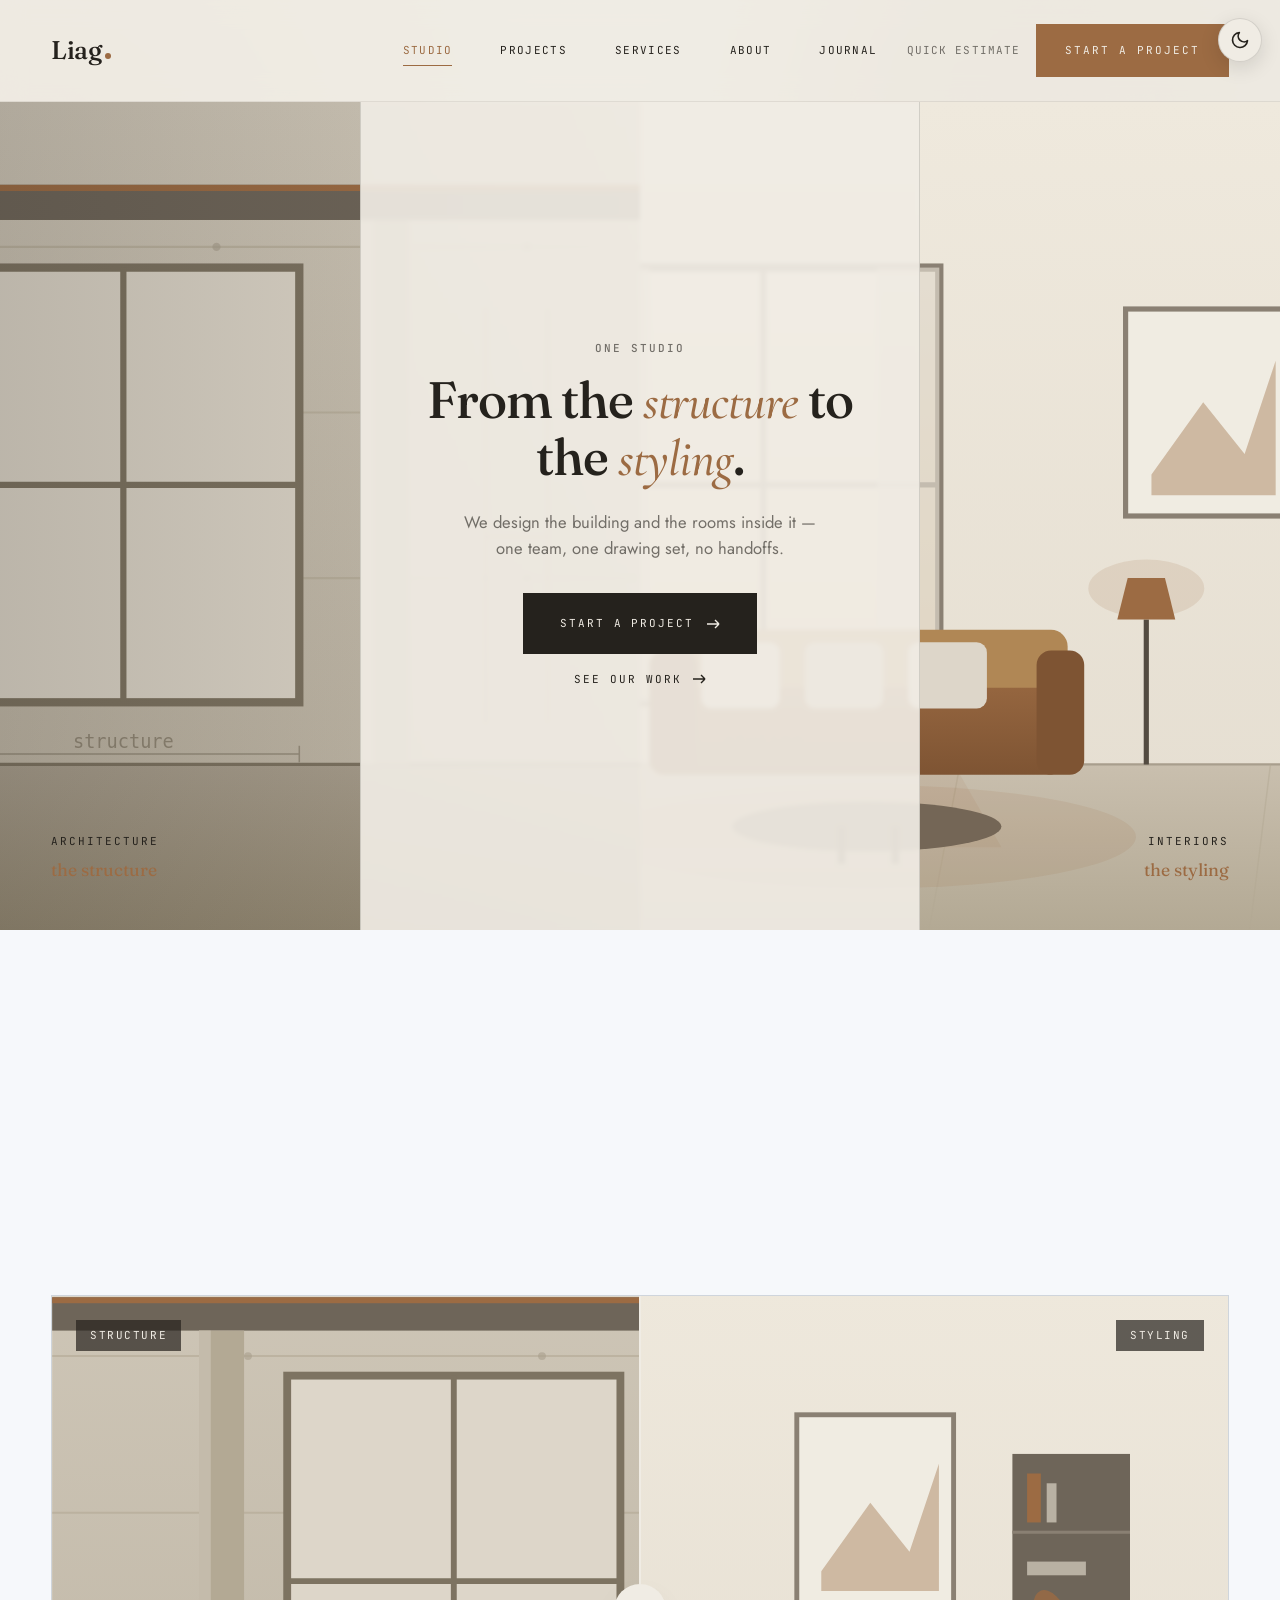
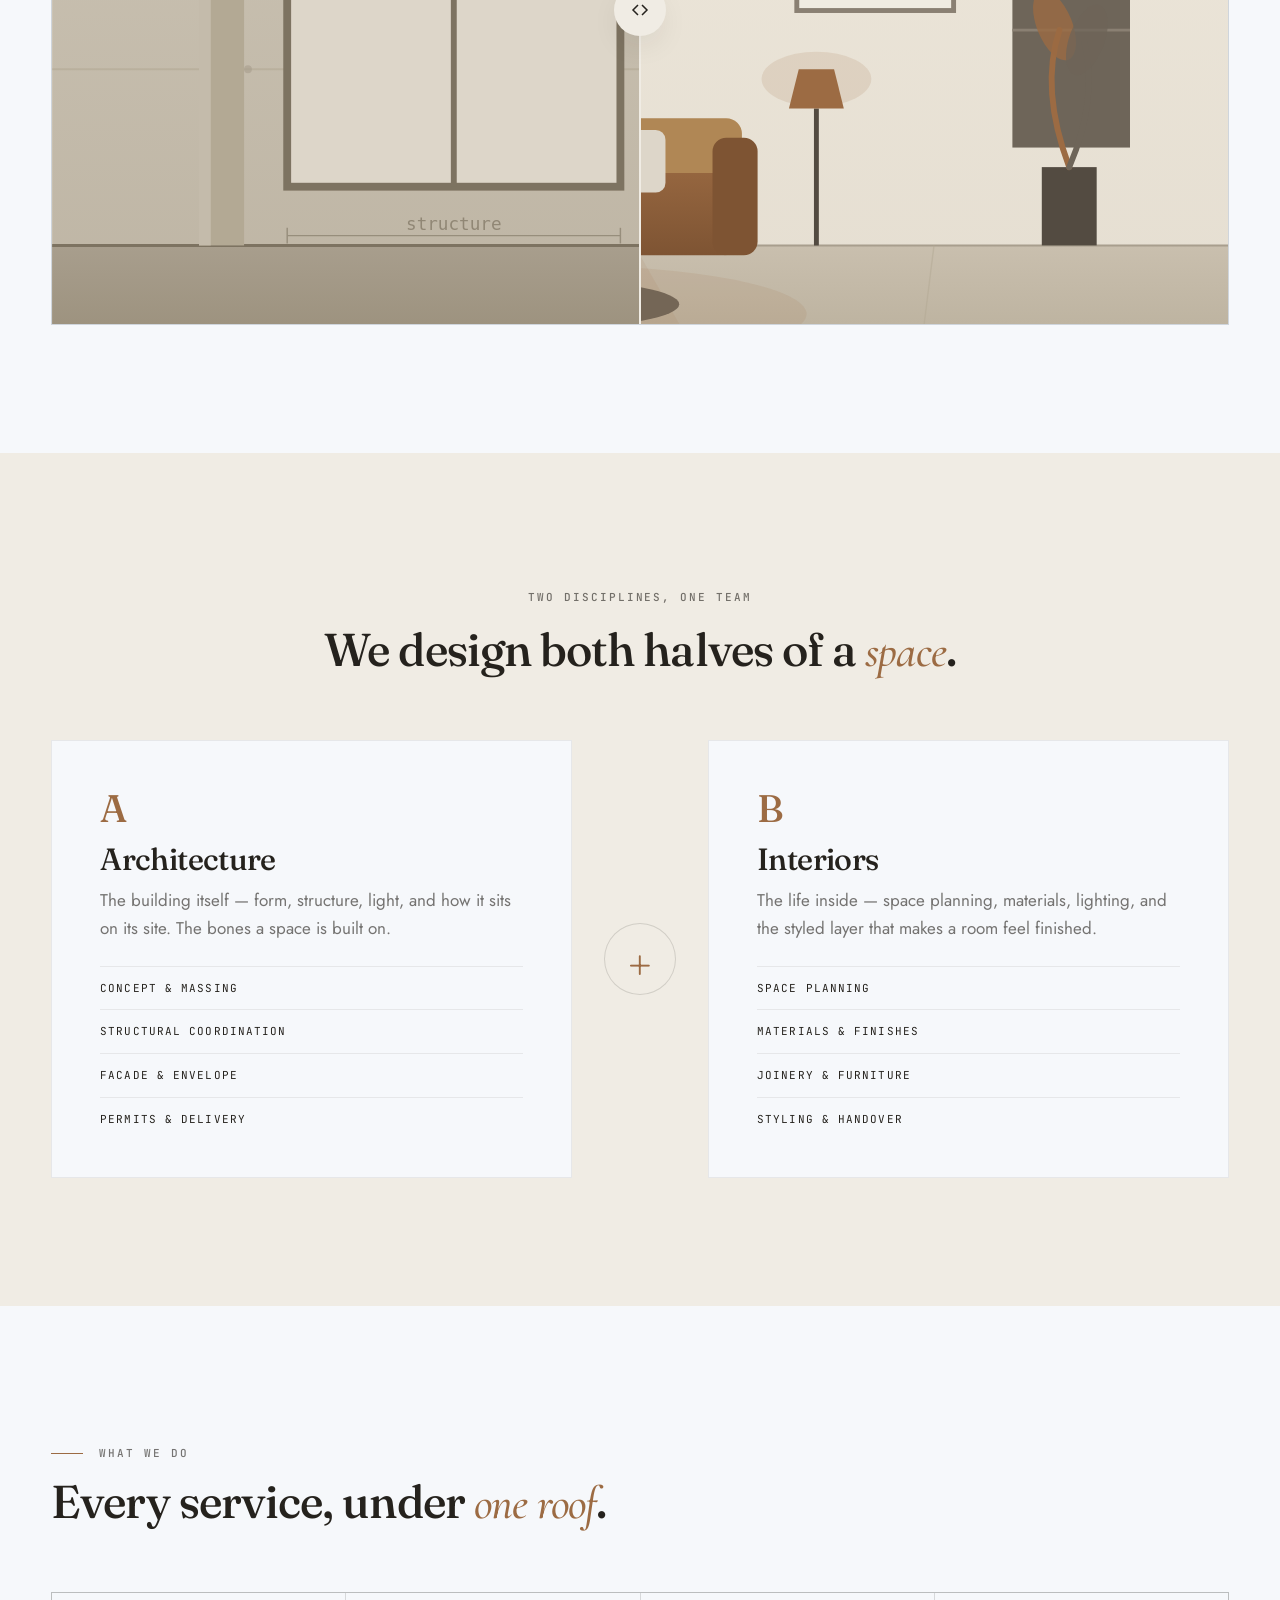
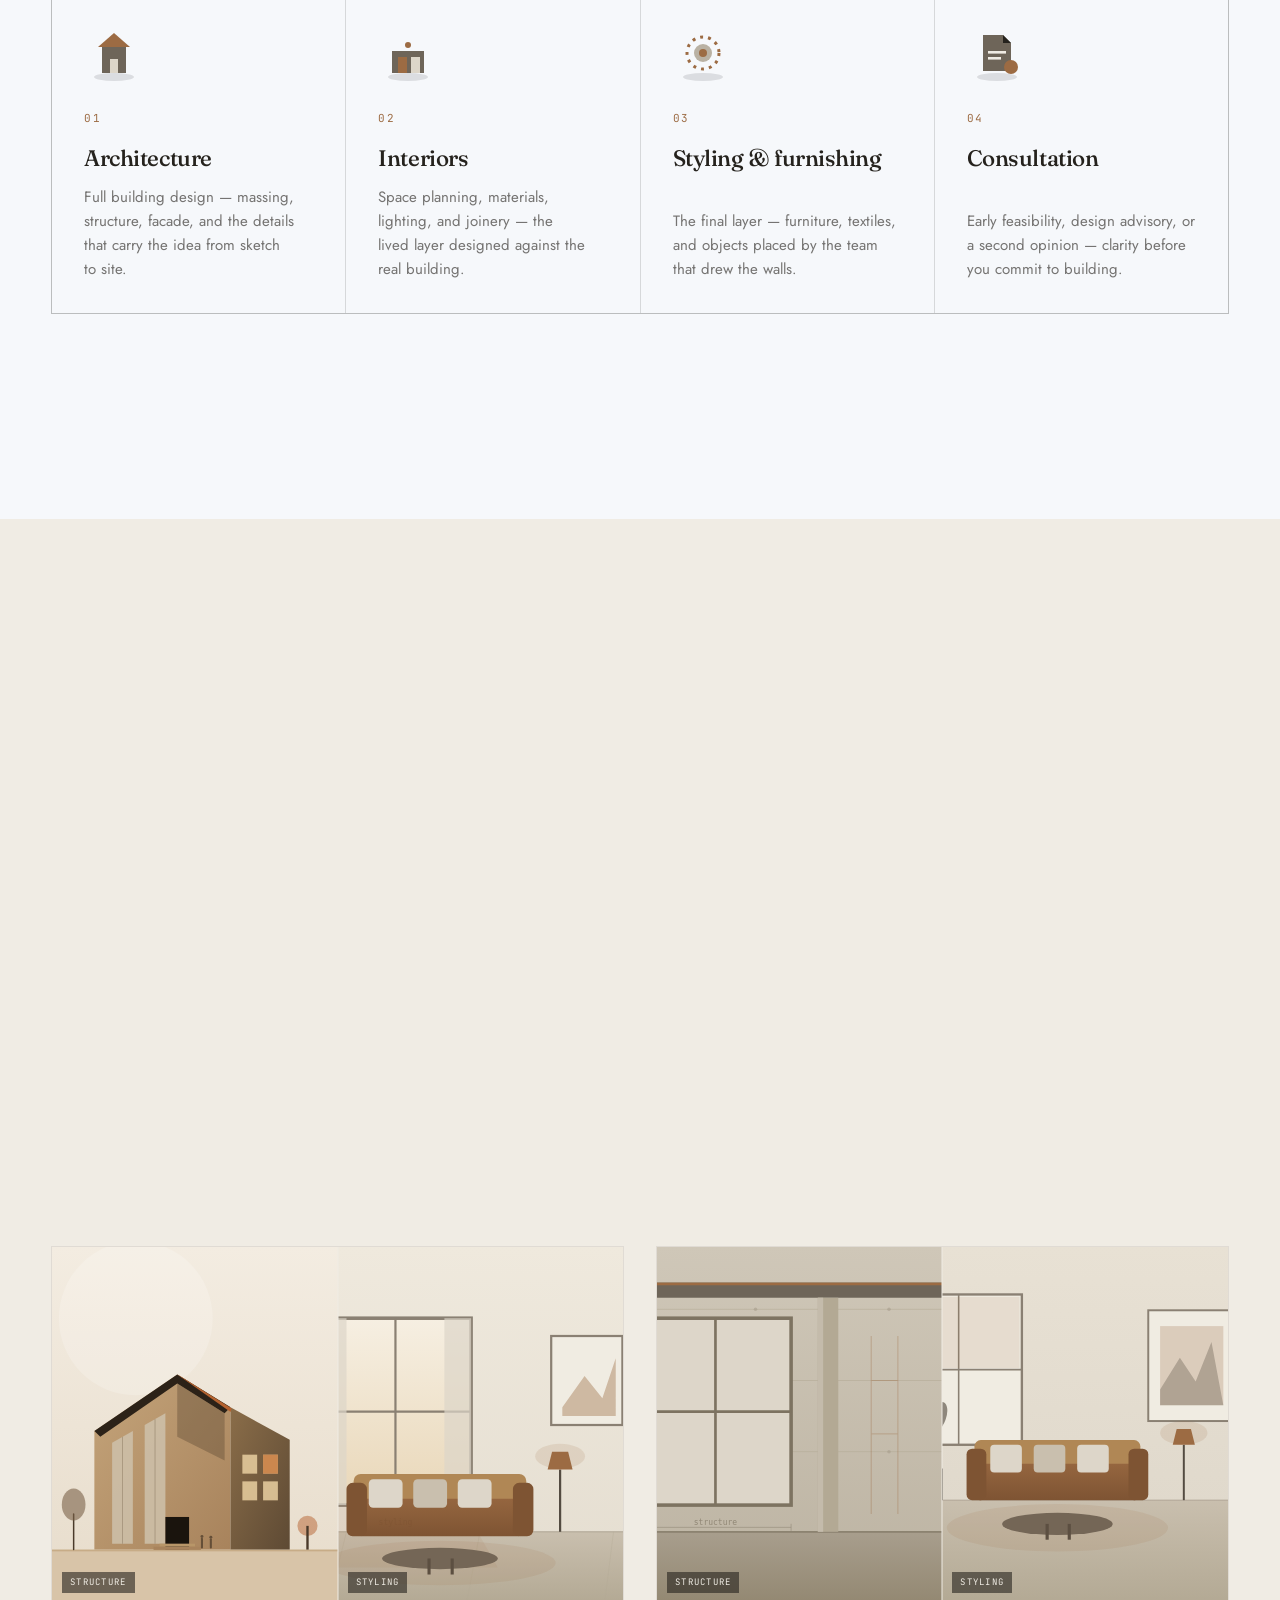
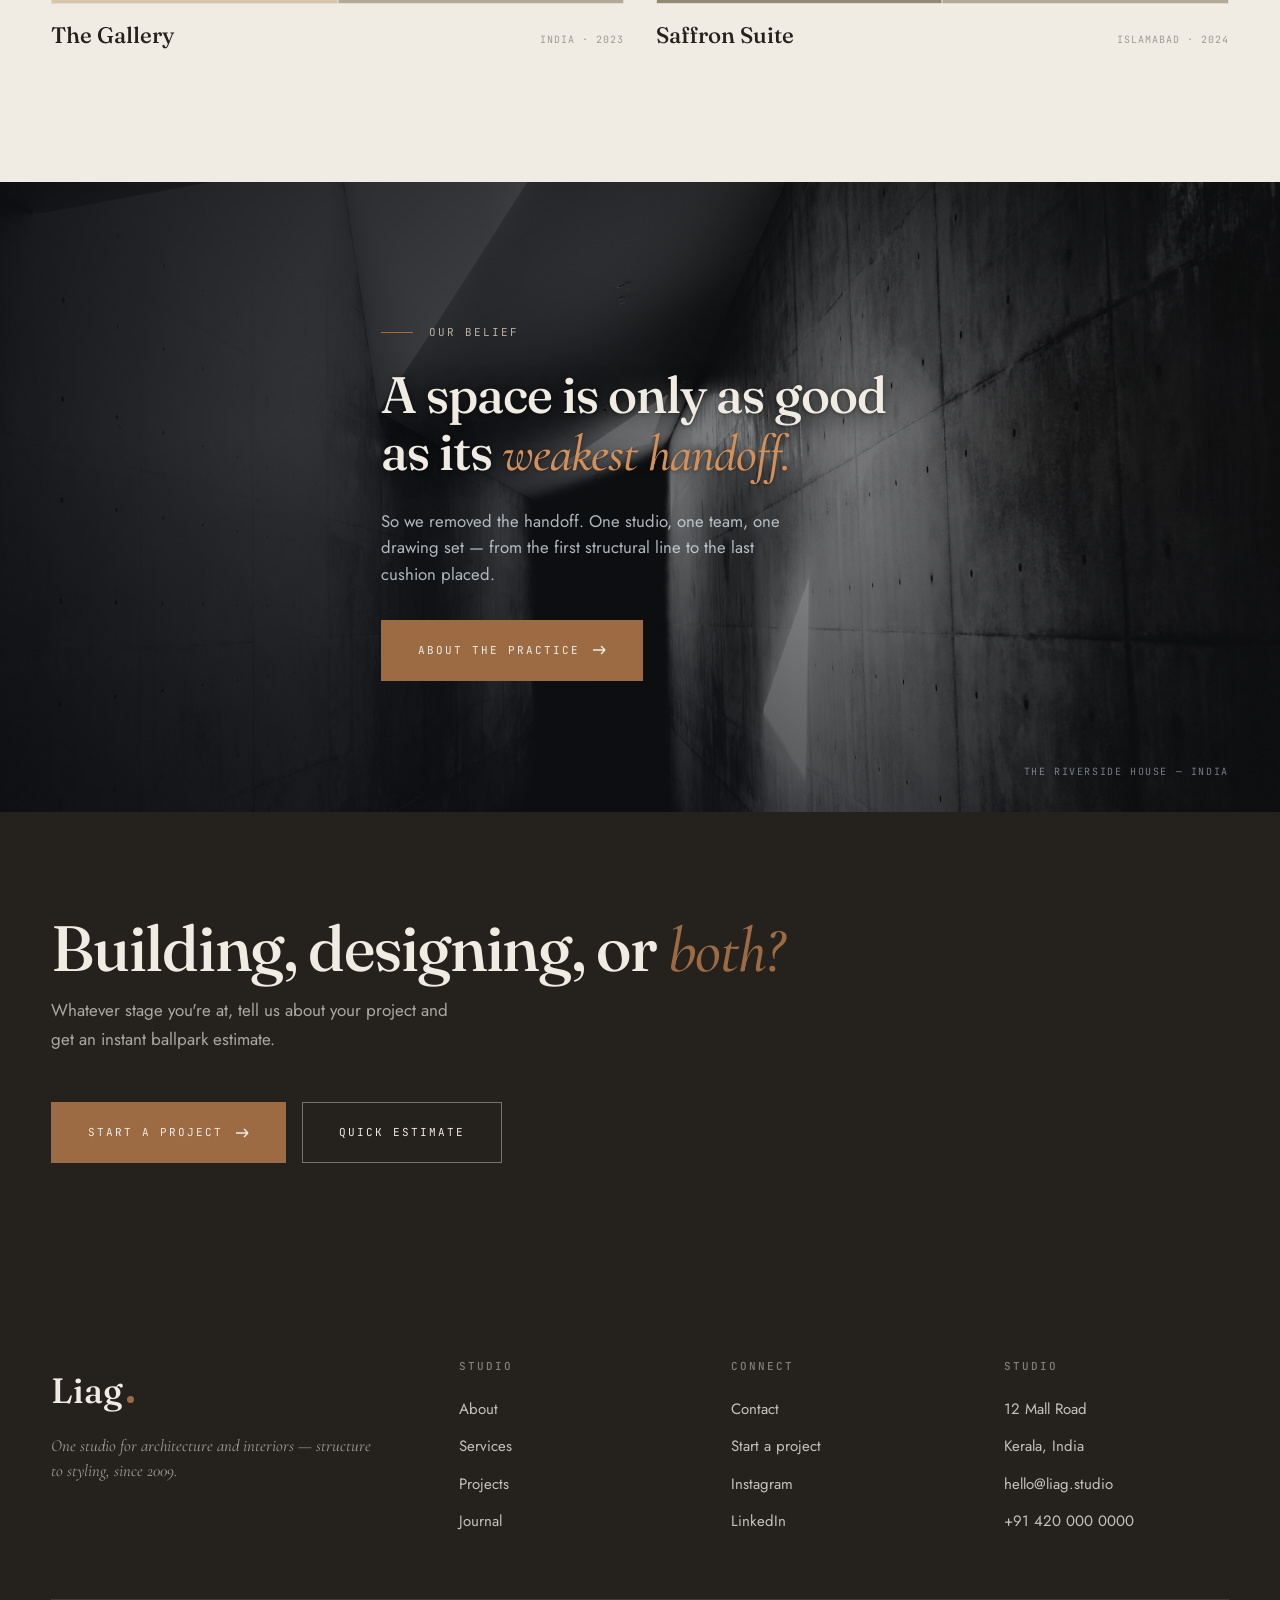
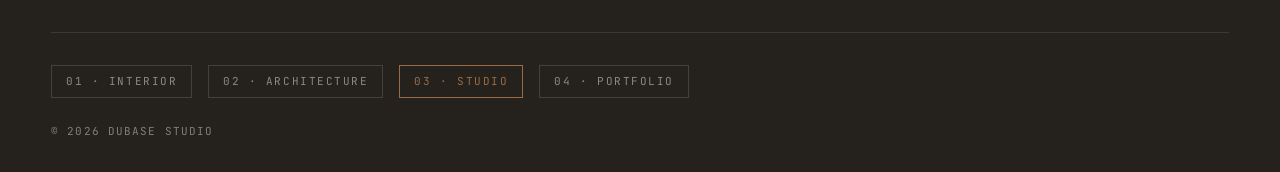
<file: studio.html>
<!DOCTYPE html>
<html lang="en">


<head>
  <meta charset="UTF-8">
  <meta name="viewport" content="width=device-width, initial-scale=1.0">
  <meta name="theme-color" content="#25221d">
  <meta name="description"
    content="Liag Studio — one practice for architecture and interiors. From the structure that holds a space to the details that make it live, designed end to end.">
  <title>Liag — Architecture &amp; Interior Studio</title>

  <link rel="preconnect" href="https://fonts.googleapis.com/">
  <link rel="preconnect" href="https://fonts.gstatic.com/" crossorigin>
  <link
    href="https://fonts.googleapis.com/css2?family=Fraunces:ital,opsz,wght@0,9..144,400;0,9..144,500;1,9..144,400&amp;family=Cormorant+Garamond:ital,wght@0,500;1,500&amp;family=Jost:wght@400;500&amp;family=JetBrains+Mono:wght@400;500&amp;display=swap"
    rel="stylesheet">

  <link rel="stylesheet" href="assets/css/root.css">
  <link rel="stylesheet" href="assets/css/base.css">
  <link rel="stylesheet" href="assets/css/components.css">
  <link rel="stylesheet" href="assets/css/pages.css">
  <link rel="stylesheet" href="assets/css/fx.css">
</head>

<body class="v-studio">

  <a class="skip-link" href="#main">Skip to content</a>

  <!-- ===================== AMBIENT BACKGROUND FX ===================== -->
  <div class="fx-bg" aria-hidden="true">
    <span class="fx-aurora"></span>
    <span class="fx-orb fx-orb--1"></span>
    <span class="fx-orb fx-orb--2"></span>
    <span class="fx-orb fx-orb--3"></span>
  </div>
  <canvas class="fx-particles" aria-hidden="true"></canvas>
  <div class="fx-grain" aria-hidden="true"></div>
  <div class="fx-cursor" aria-hidden="true"></div>

  <!-- ===================== NAV ===================== -->
  <header class="nav" data-nav>
    <div class="container nav__inner">
      <a href="index.html" class="nav__brand">Liag<span class="nav__brand-dot" aria-hidden="true"></span></a>
      <nav class="nav__menu" aria-label="Primary">
        <a href="studio.html" aria-current="page">Studio</a>
        <a href="projects.html">Projects</a>
        <a href="services.html">Services</a>
        <a href="about.html">About</a>
        <a href="blog.html">Journal</a>
      </nav>
      <div class="nav__actions">
        <button class="nav__estimate" data-open-modal="estimator-modal">Quick estimate</button>
        <button class="btn btn--primary" data-open-modal="inquiry-modal">Start a project</button>
        <button class="nav__toggle" data-nav-toggle aria-label="Open menu" aria-expanded="false">
          <span></span><span></span><span></span>
        </button>
      </div>
    </div>
  </header>

  <div class="nav__drawer" data-nav-drawer>
    <button class="nav__drawer-close" data-nav-close aria-label="Close menu">&times;</button>
    <nav class="nav__drawer-menu" aria-label="Mobile">
      <a href="studio.html">Studio</a>
      <a href="projects.html">Projects</a>
      <a href="services.html">Services</a>
      <a href="about.html">About</a>
      <a href="blog.html">Journal</a>
    </nav>
    <div class="nav__drawer-footer">
      <button class="btn btn--outline btn--block" data-open-modal="estimator-modal"
        style="margin-bottom:var(--s-3);">Quick estimate</button>
      <button class="btn btn--primary btn--block" data-open-modal="inquiry-modal">Start a project</button>
    </div>
  </div>

  <main id="main">

    <!-- ===================== SPLIT-SCREEN HERO ===================== -->
    <section class="shero">
      <div class="shero__half shero__half--arch">
        <img data-swappable src="assets/images/studio-shell.svg" alt="The architectural structure of a space">
        <span class="shero__half-label">Architecture<span>the structure</span></span>
      </div>
      <div class="shero__half shero__half--int">
        <img data-swappable src="assets/images/studio-finished.svg" alt="The finished, styled interior">
        <span class="shero__half-label">Interiors<span>the styling</span></span>
      </div>
      <div class="shero__spine">
        <span class="eyebrow eyebrow--plain" style="justify-content:center;">One studio</span>
        <h1 class="shero__title">From the <span class="accent-word">structure</span> to the <span
            class="accent-word">styling</span>.</h1>
        <p class="shero__lead">We design the building and the rooms inside it — one team, one drawing set, no handoffs.
        </p>
        <div class="shero__actions">
          <button type="button" class="btn btn--dark btn--lg" data-open-modal="inquiry-modal">
            Start a project
            <svg width="14" height="10" viewBox="0 0 14 10" fill="none" aria-hidden="true">
              <path d="M1 5h12M13 5L9 1M13 5L9 9" stroke="currentColor" stroke-width="1.4" />
            </svg>
          </button>
          <a href="projects.html" class="link-arrow">See our work
            <svg width="14" height="10" viewBox="0 0 14 10" fill="none" aria-hidden="true">
              <path d="M1 5h12M13 5L9 1M13 5L9 9" stroke="currentColor" stroke-width="1.4" />
            </svg>
          </a>
        </div>
      </div>
    </section>

    <!-- ===================== REVEAL SLIDER (signature feature) ===================== -->
    <section class="section reveal-slider-section">
      <div class="container">
        <div class="block-head reveal" style="text-align:center; margin-inline:auto;">
          <span class="eyebrow eyebrow--plain" style="justify-content:center;">One space, two crafts</span>
          <h2 class="block-head__title">Drag to see the <span class="accent-word">whole story</span>.</h2>
          <p class="lead" style="margin-top: var(--s-4);">The same room — left, the structure we build; right, the
            interior we style. We design both.</p>
        </div>
        <div class="rslider" data-reveal aria-label="Drag to compare structure and finished interior">
          <div class="rslider__layer rslider__layer--bottom">
            <img src="assets/images/studio-finished.svg" alt="The finished, styled interior">
          </div>
          <div class="rslider__layer rslider__layer--top" data-reveal-top>
            <img src="assets/images/studio-shell.svg" alt="The bare architectural structure">
          </div>
          <span class="rslider__tag rslider__tag--left">Structure</span>
          <span class="rslider__tag rslider__tag--right">Styling</span>
          <div class="rslider__handle" data-reveal-handle>
            <span class="rslider__grip" aria-hidden="true">
              <svg width="18" height="12" viewBox="0 0 18 12" fill="none">
                <path d="M7 1L2 6l5 5M11 1l5 5-5 5" stroke="currentColor" stroke-width="1.5" />
              </svg>
            </span>
          </div>
        </div>
      </div>
    </section>

    <!-- ===================== DUAL DISCIPLINES ===================== -->
    <section class="section duo">
      <div class="container">
        <div class="block-head reveal" style="text-align:center;margin-inline:auto;">
          <span class="eyebrow eyebrow--plain" style="justify-content:center;">Two disciplines, one team</span>
          <h2 class="block-head__title">We design both halves of a <span class="accent-word">space</span>.</h2>
        </div>
        <div class="duo__grid">
          <article class="duo__card reveal">
            <span class="duo__num">A</span>
            <h3 class="duo__title">Architecture</h3>
            <p class="duo__desc">The building itself — form, structure, light, and how it sits on its site. The bones a
              space is built on.</p>
            <ul class="duo__list">
              <li>Concept &amp; massing</li>
              <li>Structural coordination</li>
              <li>Facade &amp; envelope</li>
              <li>Permits &amp; delivery</li>
            </ul>
          </article>
          <div class="duo__plus" aria-hidden="true"><span>+</span></div>
          <article class="duo__card reveal reveal-delay-1">
            <span class="duo__num">B</span>
            <h3 class="duo__title">Interiors</h3>
            <p class="duo__desc">The life inside — space planning, materials, lighting, and the styled layer that makes
              a room feel finished.</p>
            <ul class="duo__list">
              <li>Space planning</li>
              <li>Materials &amp; finishes</li>
              <li>Joinery &amp; furniture</li>
              <li>Styling &amp; handover</li>
            </ul>
          </article>
        </div>
      </div>
    </section>

    <!-- ===================== CAPABILITIES (animated icons) ===================== -->
    <section class="section services-block">
      <div class="container">
        <div class="block-head reveal">
          <span class="eyebrow">What we do</span>
          <h2 class="block-head__title">Every service, under <span class="accent-word">one roof</span>.</h2>
        </div>
        <div class="services-grid">
          <article class="service reveal">
            <span class="service__icon" aria-hidden="true">
              <svg viewBox="0 0 60 60">
                <ellipse class="ic-shadow" cx="30" cy="52" rx="20" ry="4" />
                <rect data-pop x="18" y="22" width="24" height="26" fill="#6e6559" />
                <path data-float d="M14 22 L30 8 L46 22 Z" fill="#9c6b43" />
                <rect data-pop class="p2" x="26" y="34" width="8" height="14" fill="#ddd6c9" />
              </svg>
            </span>
            <span class="service__num">01</span>
            <h3 class="service__title">Architecture</h3>
            <p class="service__desc">Full building design — massing, structure, facade, and the details that carry the
              idea from sketch to site.</p>
          </article>
          <article class="service reveal reveal-delay-1">
            <span class="service__icon" aria-hidden="true">
              <svg viewBox="0 0 60 60">
                <ellipse class="ic-shadow" cx="30" cy="52" rx="20" ry="4" />
                <rect data-pop x="14" y="26" width="32" height="22" fill="#6e6559" />
                <rect data-pop class="p2" x="20" y="32" width="9" height="16" fill="#9c6b43" />
                <rect data-pop class="p3" x="33" y="32" width="9" height="16" fill="#ddd6c9" />
                <circle data-pulse cx="30" cy="20" r="3" fill="#9c6b43" />
              </svg>
            </span>
            <span class="service__num">02</span>
            <h3 class="service__title">Interiors</h3>
            <p class="service__desc">Space planning, materials, lighting, and joinery — the lived layer designed against
              the real building.</p>
          </article>
          <article class="service reveal reveal-delay-2">
            <span class="service__icon" aria-hidden="true">
              <svg viewBox="0 0 60 60">
                <ellipse class="ic-shadow" cx="30" cy="52" rx="20" ry="4" />
                <circle data-spin cx="30" cy="28" r="16" fill="none" stroke="#9c6b43" stroke-width="3"
                  stroke-dasharray="3 5" />
                <circle data-pop cx="30" cy="28" r="9" fill="#b9b1a3" />
                <circle data-pulse cx="30" cy="28" r="4" fill="#9c6b43" />
              </svg>
            </span>
            <span class="service__num">03</span>
            <h3 class="service__title">Styling &amp; furnishing</h3>
            <p class="service__desc">The final layer — furniture, textiles, and objects placed by the team that drew the
              walls.</p>
          </article>
          <article class="service reveal reveal-delay-3">
            <span class="service__icon" aria-hidden="true">
              <svg viewBox="0 0 60 60">
                <ellipse class="ic-shadow" cx="30" cy="52" rx="20" ry="4" />
                <path data-pop d="M16 10 h20 l8 8 v28 h-28 Z" fill="#6e6559" />
                <path data-pop class="p2" d="M36 10 v8 h8 Z" fill="#25221d" />
                <rect data-pop class="p3" x="21" y="26" width="18" height="2.6" fill="#f0ece4" />
                <rect data-pop class="p3" x="21" y="32" width="13" height="2.6" fill="#f0ece4" />
                <circle data-sway cx="44" cy="42" r="7" fill="#9c6b43" />
              </svg>
            </span>
            <span class="service__num">04</span>
            <h3 class="service__title">Consultation</h3>
            <p class="service__desc">Early feasibility, design advisory, or a second opinion — clarity before you commit
              to building.</p>
          </article>
        </div>
        <div class="services-block__cta reveal">
          <a href="services.html" class="link-arrow">All services in detail
            <svg width="14" height="10" viewBox="0 0 14 10" fill="none" aria-hidden="true">
              <path d="M1 5h12M13 5L9 1M13 5L9 9" stroke="currentColor" stroke-width="1.4" />
            </svg>
          </a>
        </div>
      </div>
    </section>

    <!-- ===================== SPLIT PROJECT CARDS ===================== -->
    <section class="section splitwork">
      <div class="container">
        <div class="block-head block-head--row reveal">
          <div>
            <span class="eyebrow">Selected work</span>
            <h2 class="block-head__title">Structure <span class="accent-word">&amp;</span> styling, together.</h2>
          </div>
          <a href="projects.html" class="link-arrow">All projects
            <svg width="14" height="10" viewBox="0 0 14 10" fill="none" aria-hidden="true">
              <path d="M1 5h12M13 5L9 1M13 5L9 9" stroke="currentColor" stroke-width="1.4" />
            </svg>
          </a>
        </div>
        <div class="splitwork__grid">
          <a href="project-single.html" class="splitcard reveal">
            <div class="splitcard__media">
              <div class="splitcard__half" data-label="Structure"><img data-swappable
                  src="assets/images/studio-shell.svg" alt=""></div>
              <div class="splitcard__half" data-label="Styling"><img data-swappable
                  src="assets/images/studio-finished.svg" alt=""></div>
              <span class="splitcard__seam"></span>
            </div>
            <div class="splitcard__body"><span class="splitcard__title">The Riverside House</span><span
                class="splitcard__meta">India · 2025</span></div>
          </a>
          <a href="project-single.html" class="splitcard reveal reveal-delay-1">
            <div class="splitcard__media">
              <div class="splitcard__half" data-label="Structure"><img data-swappable src="assets/images/arch-resi.svg"
                  alt=""></div>
              <div class="splitcard__half" data-label="Styling"><img data-swappable
                  src="assets/images/studio-interior.svg" alt=""></div>
              <span class="splitcard__seam"></span>
            </div>
            <div class="splitcard__body"><span class="splitcard__title">Courtyard Villa</span><span
                class="splitcard__meta">Murree · 2024</span></div>
          </a>
          <a href="project-single.html" class="splitcard reveal">
            <div class="splitcard__media">
              <div class="splitcard__half" data-label="Structure"><img data-swappable
                  src="assets/images/arch-cultural.svg" alt=""></div>
              <div class="splitcard__half" data-label="Styling"><img data-swappable
                  src="assets/images/studio-finished.svg" alt=""></div>
              <span class="splitcard__seam"></span>
            </div>
            <div class="splitcard__body"><span class="splitcard__title">The Gallery</span><span
                class="splitcard__meta">India · 2023</span></div>
          </a>
          <a href="project-single.html" class="splitcard reveal reveal-delay-1">
            <div class="splitcard__media">
              <div class="splitcard__half" data-label="Structure"><img data-swappable
                  src="assets/images/studio-shell.svg" alt=""></div>
              <div class="splitcard__half" data-label="Styling"><img data-swappable
                  src="assets/images/studio-interior.svg" alt=""></div>
              <span class="splitcard__seam"></span>
            </div>
            <div class="splitcard__body"><span class="splitcard__title">Saffron Suite</span><span
                class="splitcard__meta">Islamabad · 2024</span></div>
          </a>
        </div>
      </div>
    </section>

    <!-- ===================== FULL-BLEED SHOWCASE ===================== -->
    <section class="showcase">
      <!-- To use a real photo: replace src below with your image path (recommended 1600px wide). -->
      <img class="showcase__img" data-swappable src="assets/images/photos/studio-showcase.jpg"
        onerror="this.onerror=null;this.src='assets/images/arch-dark.svg'"
        alt="A dramatic interior within a designed building, light and structure together">
      <div class="showcase__veil"></div>
      <div class="container showcase__inner reveal">
        <span class="showcase__eyebrow">Our belief</span>
        <h2 class="showcase__title">A space is only as good as its <em>weakest handoff.</em></h2>
        <p class="showcase__text">
          So we removed the handoff. One studio, one team, one drawing set — from the
          first structural line to the last cushion placed.
        </p>
        <a href="about.html" class="btn btn--primary btn--lg showcase__cta">
          About the practice
          <svg width="14" height="10" viewBox="0 0 14 10" fill="none" aria-hidden="true">
            <path d="M1 5h12M13 5L9 1M13 5L9 9" stroke="currentColor" stroke-width="1.4" />
          </svg>
        </a>
      </div>
      <span class="showcase__meta">The Riverside House — India</span>
    </section>

    <!-- ===================== CTA BAND ===================== -->
    <section class="cta-band">
      <div class="container cta-band__inner reveal">
        <div>
          <h2 class="cta-band__title">Building, designing, or <span class="accent-word">both?</span></h2>
          <p class="cta-band__sub">Whatever stage you're at, tell us about your project and get an instant ballpark
            estimate.</p>
        </div>
        <div class="cta-band__actions">
          <button type="button" class="btn btn--primary btn--lg" data-open-modal="inquiry-modal">
            Start a project
            <svg width="14" height="10" viewBox="0 0 14 10" fill="none" aria-hidden="true">
              <path d="M1 5h12M13 5L9 1M13 5L9 9" stroke="currentColor" stroke-width="1.4" />
            </svg>
          </button>
          <button class="btn btn--outline btn--lg" data-open-modal="estimator-modal"
            style="border-color: rgba(240,236,228,0.4); color: var(--paper);">
            Quick estimate
          </button>
        </div>
      </div>
    </section>

  </main>

  <!-- ===================== FOOTER ===================== -->
  <footer class="footer">
    <div class="container">
      <div class="footer__top">
        <div>
          <div class="footer__brand">Liag<span class="footer__brand-dot" aria-hidden="true"></span></div>
          <p class="footer__tagline">One studio for architecture and interiors — structure to styling, since 2009.</p>
        </div>
        <div>
          <h4 class="footer__col-title">Studio</h4>
          <ul class="footer__list">
            <li><a href="about.html">About</a></li>
            <li><a href="services.html">Services</a></li>
            <li><a href="projects.html">Projects</a></li>
            <li><a href="blog.html">Journal</a></li>
          </ul>
        </div>
        <div>
          <h4 class="footer__col-title">Connect</h4>
          <ul class="footer__list">
            <li><a href="contact.html">Contact</a></li>
            <li><a href="estimate.html">Start a project</a></li>
            <li><a href="#">Instagram</a></li>
            <li><a href="#">LinkedIn</a></li>
          </ul>
        </div>
        <div>
          <h4 class="footer__col-title">Studio</h4>
          <ul class="footer__list">
            <li>12 Mall Road</li>
            <li>Kerala, India</li>
            <li>hello@liag.studio</li>
            <li>+91 420 000 0000</li>
          </ul>
        </div>
      </div>
      <div class="footer__variants">
        <a href="index.html">01 · Interior</a>
        <a href="architecture.html">02 · Architecture</a>
        <a href="studio.html" aria-current="page">03 · Studio</a>
        <a href="portfolio.html">04 · Portfolio</a>
      </div>
      <div class="footer__bottom">
        <span>© <span data-year>2026</span> Dubase Studio</span>

      </div>
    </div>
  </footer>

  <!-- ===================== ESTIMATOR POPUP ===================== -->
  <div class="modal" id="estimator-modal" aria-hidden="true">
    <div class="modal__overlay" data-modal-close></div>
    <div class="modal__panel" role="dialog" aria-modal="true" aria-label="Quick project estimate">
      <button class="modal__close" data-modal-close aria-label="Close">&times;</button>
      <div class="estimator" data-estimator>
        <div class="estimator__progress" aria-hidden="true">
          <span class="estimator__pip"></span><span class="estimator__pip"></span>
          <span class="estimator__pip"></span><span class="estimator__pip"></span>
        </div>
        <div data-est-steps>
          <div class="estimator__step is-active">
            <span class="estimator__step-label">Step 01 / 04</span>
            <h3 class="estimator__step-title">What do you <em>need</em>?</h3>
            <div class="opt-grid opt-grid--2">
              <label class="opt"><input type="radio" name="m-type" value="residential" data-est="type" checked><span
                  class="opt__title">Architecture</span><span class="opt__desc">A building, from the ground
                  up.</span></label>
              <label class="opt"><input type="radio" name="m-type" value="commercial" data-est="type"><span
                  class="opt__title">Interiors</span><span class="opt__desc">Design within an existing
                  space.</span></label>
              <label class="opt"><input type="radio" name="m-type" value="newbuild" data-est="type"><span
                  class="opt__title">Both</span><span class="opt__desc">Building + interior, end to end.</span></label>
              <label class="opt"><input type="radio" name="m-type" value="renovation" data-est="type"><span
                  class="opt__title">Renovation</span><span class="opt__desc">Reworking what you already
                  have.</span></label>
            </div>
          </div>
          <div class="estimator__step">
            <span class="estimator__step-label">Step 02 / 04</span>
            <h3 class="estimator__step-title">How <em>large</em> is the space?</h3>
            <div class="range-row">
              <input type="range" min="300" max="15000" step="100" value="2000" data-est="area"
                aria-label="Area in square feet">
              <span class="range-val" data-est-area-label>2000 <span>sq ft</span></span>
            </div>
            <p class="estimator__step-label" style="margin-top: var(--s-6);">Scope of work</p>
            <div class="opt-grid opt-grid--3" style="margin-top: var(--s-3);">
              <label class="opt"><input type="radio" name="m-scope" value="consultation" data-est="scope"><span
                  class="opt__title">Concept</span><span class="opt__price">From 25%</span></label>
              <label class="opt"><input type="radio" name="m-scope" value="partial" data-est="scope"><span
                  class="opt__title">Partial</span><span class="opt__price">From 65%</span></label>
              <label class="opt"><input type="radio" name="m-scope" value="full" data-est="scope" checked><span
                  class="opt__title">Full</span><span class="opt__price">End to end</span></label>
            </div>
          </div>
          <div class="estimator__step">
            <span class="estimator__step-label">Step 03 / 04</span>
            <h3 class="estimator__step-title">What <em>finish</em> level?</h3>
            <div class="opt-grid">
              <label class="opt"><input type="radio" name="m-finish" value="essential" data-est="finish"><span
                  class="opt__title">Considered</span><span class="opt__desc">Clean, durable, value-focused
                  throughout.</span></label>
              <label class="opt"><input type="radio" name="m-finish" value="premium" data-est="finish" checked><span
                  class="opt__title">Premium</span><span class="opt__desc">Elevated materials, custom
                  detailing.</span></label>
              <label class="opt"><input type="radio" name="m-finish" value="luxury" data-est="finish"><span
                  class="opt__title">Signature</span><span class="opt__desc">Bespoke throughout — landmark
                  quality.</span></label>
            </div>
            <div class="estimate-readout">
              <span class="estimate-readout__label">Estimated range</span>
              <span class="estimate-readout__value" data-est-readout>—</span>
            </div>
          </div>
          <div class="estimator__step">
            <span class="estimator__step-label">Step 04 / 04</span>
            <h3 class="estimator__step-title">Where do we <em>send</em> it?</h3>
            <div class="stack">
              <div class="field">
                <label class="field__label" for="sm-name">Name <span class="req">*</span></label>
                <input class="field__input" id="sm-name" type="text" required data-est="name" placeholder="Your name">
                <span class="field-error">Please enter your name</span>
              </div>
              <div class="field">
                <label class="field__label" for="sm-email">Email <span class="req">*</span></label>
                <input class="field__input" id="sm-email" type="email" required data-est="email"
                  placeholder="you@example.com">
                <span class="field-error">Please enter a valid email</span>
              </div>
            </div>
            <div class="estimate-readout">
              <span class="estimate-readout__label">Your estimate</span>
              <span class="estimate-readout__value" data-est-readout>—</span>
            </div>
          </div>
        </div>
        <div class="estimator__nav">
          <button class="btn btn--ghost" data-est-prev>Back</button>
          <button class="btn btn--primary" data-est-next>Continue</button>
        </div>
        <div class="estimator__success">
          <div class="estimator__success-icon" aria-hidden="true">
            <svg width="28" height="28" viewBox="0 0 24 24" fill="none" stroke="currentColor" stroke-width="2.5">
              <polyline points="20 6 9 17 4 12" />
            </svg>
          </div>
          <h3 class="estimator__step-title" style="margin-bottom: var(--s-3);">Request <em>received.</em></h3>
          <p class="lead" style="margin-bottom: var(--s-5);">Your estimated range is <strong data-est-final>—</strong>.
            We'll be in touch within one working day to talk through the details.</p>
          <a href="projects.html" class="btn btn--dark">Meanwhile, see our work</a>
        </div>
      </div>
    </div>
  </div>

  <script src="assets/js/main.js"></script>

  <!-- ===================== PROJECT INQUIRY POPUP ===================== -->
  <div class="modal" id="inquiry-modal" aria-hidden="true">
    <div class="modal__overlay" data-modal-close></div>
    <div class="modal__panel" role="dialog" aria-modal="true" aria-label="Start a project">
      <button class="modal__close" data-modal-close aria-label="Close">&times;</button>
      <div class="estimator" data-inquiry>
        <div class="estimator__progress" aria-hidden="true">
          <span class="estimator__pip"></span><span class="estimator__pip"></span>
          <span class="estimator__pip"></span><span class="estimator__pip"></span>
        </div>
        <div data-inq-steps>
          <div class="estimator__step is-active">
            <span class="estimator__step-label">Step 01 / 04</span>
            <h3 class="estimator__step-title">What can we <em>help</em> with?</h3>
            <div class="opt-grid opt-grid--2">
              <label class="opt"><input type="radio" name="i-type" value="architecture" data-inq="type" checked><span
                  class="opt__title">Architecture</span><span class="opt__desc">A new building or
                  extension.</span></label>
              <label class="opt"><input type="radio" name="i-type" value="interior" data-inq="type"><span
                  class="opt__title">Interior design</span><span class="opt__desc">Designing an existing
                  space.</span></label>
              <label class="opt"><input type="radio" name="i-type" value="both" data-inq="type"><span
                  class="opt__title">Both</span><span class="opt__desc">Structure and interior together.</span></label>
              <label class="opt"><input type="radio" name="i-type" value="consult" data-inq="type"><span
                  class="opt__title">Consultation</span><span class="opt__desc">Advice or a second
                  opinion.</span></label>
            </div>
          </div>
          <div class="estimator__step">
            <span class="estimator__step-label">Step 02 / 04</span>
            <h3 class="estimator__step-title">Rough <em>budget</em>?</h3>
            <div class="opt-grid opt-grid--2">
              <label class="opt"><input type="radio" name="i-budget" value="lt50" data-inq="budget" checked><span
                  class="opt__title">Under $50k</span></label>
              <label class="opt"><input type="radio" name="i-budget" value="50-150" data-inq="budget"><span
                  class="opt__title">$50k – $150k</span></label>
              <label class="opt"><input type="radio" name="i-budget" value="150-500" data-inq="budget"><span
                  class="opt__title">$150k – $500k</span></label>
              <label class="opt"><input type="radio" name="i-budget" value="gt500" data-inq="budget"><span
                  class="opt__title">$500k+</span></label>
            </div>
            <p class="estimator__step-label" style="margin-top:var(--s-6);">Timeline</p>
            <div class="opt-grid opt-grid--3" style="margin-top:var(--s-3);">
              <label class="opt"><input type="radio" name="i-time" value="asap" data-inq="timeline" checked><span
                  class="opt__title">ASAP</span></label>
              <label class="opt"><input type="radio" name="i-time" value="3-6m" data-inq="timeline"><span
                  class="opt__title">3–6 months</span></label>
              <label class="opt"><input type="radio" name="i-time" value="exploring" data-inq="timeline"><span
                  class="opt__title">Exploring</span></label>
            </div>
          </div>
          <div class="estimator__step">
            <span class="estimator__step-label">Step 03 / 04</span>
            <h3 class="estimator__step-title">Tell us <em>more</em>.</h3>
            <div class="field">
              <label class="field__label" for="i-msg">Project details</label>
              <textarea class="field__input" id="i-msg" rows="5" data-inq="message"
                placeholder="Location, size, what you have in mind..."></textarea>
            </div>
          </div>
          <div class="estimator__step">
            <span class="estimator__step-label">Step 04 / 04</span>
            <h3 class="estimator__step-title">Where do we <em>reach</em> you?</h3>
            <div class="stack">
              <div class="field">
                <label class="field__label" for="i-name">Name <span class="req">*</span></label>
                <input class="field__input" id="i-name" type="text" required data-inq="name" placeholder="Your name">
                <span class="field-error">Please enter your name</span>
              </div>
              <div class="field">
                <label class="field__label" for="i-email">Email <span class="req">*</span></label>
                <input class="field__input" id="i-email" type="email" required data-inq="email"
                  placeholder="you@example.com">
                <span class="field-error">Please enter a valid email</span>
              </div>
            </div>
            <div class="estimate-readout">
              <span class="estimate-readout__label">Your request</span>
              <span class="estimate-readout__value" data-inq-summary
                style="font-size:0.9rem;display:flex;gap:10px;flex-wrap:wrap;"></span>
            </div>
          </div>
        </div>
        <div class="estimator__nav">
          <button class="btn btn--ghost" data-inq-prev>Back</button>
          <button class="btn btn--primary" data-inq-next>Continue</button>
        </div>
        <div class="estimator__success">
          <div class="estimator__success-icon" aria-hidden="true">
            <svg width="28" height="28" viewBox="0 0 24 24" fill="none" stroke="currentColor" stroke-width="2.5">
              <polyline points="20 6 9 17 4 12" />
            </svg>
          </div>
          <h3 class="estimator__step-title" style="margin-bottom:var(--s-3);">Request <em>sent.</em></h3>
          <p class="lead" style="margin-bottom:var(--s-5);">Thanks — we've got your project details and will be in touch
            within one working day.</p>
          <button class="btn btn--dark" data-modal-close>Close</button>
        </div>
      </div>
    </div>
  </div>

  <!-- ===================== CUSTOMIZER PANEL (demo) ===================== -->
  <aside class="customizer" data-customizer aria-label="Theme customizer">
    <button class="customizer__toggle" data-cz-toggle aria-label="Customize theme">
      <svg width="20" height="20" viewBox="0 0 24 24" fill="none" stroke="currentColor" stroke-width="1.6">
        <circle cx="12" cy="12" r="3" />
        <path d="M12 1v4M12 19v4M4.2 4.2l2.8 2.8M17 17l2.8 2.8M1 12h4M19 12h4M4.2 19.8l2.8-2.8M17 7l2.8-2.8" />
      </svg>
    </button>
    <div class="customizer__body" data-cz-body>
      <p class="customizer__title">Accent colour</p>
      <div class="customizer__row">
        <div class="customizer__swatches">
          <button class="cz-swatch" data-cz-accent="#2f6fb0" data-cz-accent-deep="#245a93" style="background:#2f6fb0"
            aria-label="Azure"></button>
          <button class="cz-swatch" data-cz-accent="#b5622f" data-cz-accent-deep="#944c22" style="background:#b5622f"
            aria-label="Clay"></button>
          <button class="cz-swatch" data-cz-accent="#9c6b43" data-cz-accent-deep="#7e5433" style="background:#9c6b43"
            aria-label="Bronze"></button>
          <button class="cz-swatch" data-cz-accent="#5e7c5a" data-cz-accent-deep="#4a6347" style="background:#5e7c5a"
            aria-label="Sage"></button>
          <button class="cz-swatch" data-cz-accent="#8a5a7a" data-cz-accent-deep="#6f4762" style="background:#8a5a7a"
            aria-label="Plum"></button>
          <button class="cz-swatch" data-cz-accent="#3f3f46" data-cz-accent-deep="#2c2c31" style="background:#3f3f46"
            aria-label="Graphite"></button>
        </div>
      </div>
      <p class="customizer__title">Appearance</p>
      <div class="customizer__row">
        <button class="customizer__dark" data-cz-dark>
          <span data-cz-dark-label>Dark mode</span>
          <svg width="16" height="16" viewBox="0 0 24 24" fill="none" stroke="currentColor" stroke-width="1.6">
            <path d="M21 12.8A9 9 0 1111.2 3 7 7 0 0021 12.8z" />
          </svg>
        </button>
      </div>
      <p class="customizer__title">Header</p>
      <div class="customizer__row">
        <button class="customizer__dark" data-cz-sticky>
          <span data-cz-sticky-label>Sticky header</span>
          <svg width="16" height="16" viewBox="0 0 24 24" fill="none" stroke="currentColor" stroke-width="1.6">
            <path d="M4 6h16M4 12h16M4 18h10" />
          </svg>
        </button>
      </div>
      <p class="customizer__title">Demo images</p>
      <div class="customizer__row">
        <button class="customizer__dark" data-imgswap-toggle>
          <span data-imgswap-label>Try your images</span>
          <svg width="16" height="16" viewBox="0 0 24 24" fill="none" stroke="currentColor" stroke-width="1.6">
            <path d="M21 15v4a2 2 0 01-2 2H5a2 2 0 01-2-2v-4" />
            <polyline points="17 8 12 3 7 8" />
            <line x1="12" y1="3" x2="12" y2="15" />
          </svg>
        </button>
      </div>
      <p class="customizer__note">Live demo — shows how easily the theme recolours. Set defaults in root.css.</p>
    </div>
  </aside>

</body>


</html>
</file>
<file: assets/css/root.css>
/* ============================================================
   LIAG — Design Tokens (root.css)
   Single source of truth for the whole template.
   Change a value here and it propagates everywhere.
   ============================================================ */

:root {
  /* ---- Core palette: Cool Gray + Azure ---- */
  --ink: #1b1f27;
  /* near-black, cool */
  --ink-soft: #2a3038;
  /* soft dark for gradients */
  --stone: #586577;
  /* mid cool gray (slate) */
  --ash: #b2c2d1;
  /* cool blue-gray (mist) */
  --linen: #dde5ec;
  /* pale cool (cloud) */
  --paper: #eef2f6;
  /* main background */
  --paper-warm: #f6f8fb;
  /* lifted surface */
  --ochre: #2f6fb0;
  /* primary accent — confident azure */
  --ochre-deep: #245a93;
  /* accent hover/pressed */
  --white: #ffffff;

  /* ---- Semantic text colors ---- */
  --text: var(--ink);
  --text-muted: rgba(27, 31, 39, 0.64);
  --text-faint: rgba(27, 31, 39, 0.40);
  --text-invert: var(--paper);

  /* ---- Lines & surfaces ---- */
  --rule: rgba(27, 31, 39, 0.14);
  --rule-soft: rgba(27, 31, 39, 0.08);
  --surface: var(--paper-warm);
  --surface-alt: var(--linen);

  /* ---- Typography ---- */
  --font-display: 'Fraunces', Georgia, serif;
  /* headings */
  --font-accent: 'Cormorant Garamond', Georgia, serif;
  /* italic accents */
  --font-body: 'Jost', system-ui, sans-serif;
  /* body, UI */
  --font-mono: 'JetBrains Mono', ui-monospace, monospace;
  /* labels, meta */

  /* ---- Type scale (fluid) ---- */
  --fs-display: clamp(3rem, 7vw, 6.5rem);
  --fs-h1: clamp(2.4rem, 5vw, 4.2rem);
  --fs-h2: clamp(1.9rem, 3.6vw, 3rem);
  --fs-h3: clamp(1.4rem, 2.4vw, 2rem);
  --fs-h4: clamp(1.15rem, 1.8vw, 1.4rem);
  --fs-body: 1.0625rem;
  /* 17px */
  --fs-small: 0.9375rem;
  /* 15px */
  --fs-label: 0.6875rem;
  /* 11px — mono labels */

  --lh-tight: 1.05;
  --lh-snug: 1.25;
  --lh-body: 1.7;

  --ls-label: 0.18em;
  /* letter-spacing for mono labels */
  --ls-tight: -0.02em;

  /* ---- Spacing scale ---- */
  --s-1: 4px;
  --s-2: 8px;
  --s-3: 12px;
  --s-4: 16px;
  --s-5: 24px;
  --s-6: 32px;
  --s-7: 48px;
  --s-8: 64px;
  --s-9: 96px;
  --s-10: 128px;
  --s-11: 160px;

  /* ---- Layout ---- */
  --container: 1320px;
  --container-narrow: 920px;
  --container-wide: 1560px;
  --gutter: clamp(20px, 4vw, 56px);
  --section-y: clamp(64px, 10vw, 144px);

  /* ---- Motion ---- */
  --ease: cubic-bezier(0.4, 0, 0.2, 1);
  --ease-out: cubic-bezier(0.16, 1, 0.3, 1);
  --ease-in-out: cubic-bezier(0.65, 0, 0.35, 1);
  --dur-fast: 0.25s;
  --dur: 0.4s;
  --dur-slow: 0.8s;

  /* ---- Elevation ---- */
  --shadow-sm: 0 2px 8px rgba(38, 37, 31, 0.06);
  --shadow-md: 0 12px 32px -8px rgba(38, 37, 31, 0.12);
  --shadow-lg: 0 28px 64px -20px rgba(38, 37, 31, 0.20);

  --radius-sm: 2px;
  --radius: 4px;
  --radius-lg: 8px;

  --z-nav: 100;
  --z-overlay: 200;
  --z-modal: 300;
}

/* ============================================================
   PER-VARIANT MOOD SHIFTS
   Each home variant adds a body class to shift temperature
   while keeping the same design family. "User ki duniya
   badal jaaye" — without breaking consistency.
   ============================================================ */

/* 01 — Interior Design Studio: soft, calm, residential */
body.v-interior {
  --paper: #f0ece4;
  --paper-warm: #f6f3ec;
  --accent: var(--ochre);
  --accent-deep: var(--ochre-deep);
}

/* 02 — Architecture Firm: warm timber + clay, grounded, structural */
body.v-architecture {
  --ink: #2c2218;
  /* bark */
  --ink-soft: #3d3024;
  --stone: #6b5640;
  /* walnut */
  --ash: #c2a981;
  /* oak-sand */
  --linen: #d8c4a8;
  /* sand */
  --paper: #f3ece1;
  /* warm paper */
  --paper-warm: #f8f3ea;
  --text: #2c2218;
  --text-muted: rgba(44, 34, 24, 0.62);
  --text-faint: rgba(44, 34, 24, 0.40);
  --rule: rgba(44, 34, 24, 0.16);
  --rule-soft: rgba(44, 34, 24, 0.08);
  --accent: #b5622f;
  /* clay */
  --accent-deep: #944c22;
}

/* 03 — Combined Studio (Interior + Architecture): warm greige, balanced */
body.v-studio {
  --ink: #25221d;
  /* warm charcoal */
  --ink-soft: #34302a;
  --stone: #6e6559;
  /* greige */
  --ash: #b9b1a3;
  /* light greige */
  --linen: #ddd6c9;
  /* warm pale */
  --paper: #f0ece4;
  /* greige paper */
  --paper-warm: #f6f3ec;
  --text: #25221d;
  --text-muted: rgba(37, 34, 29, 0.62);
  --text-faint: rgba(37, 34, 29, 0.40);
  --rule: rgba(37, 34, 29, 0.15);
  --rule-soft: rgba(37, 34, 29, 0.08);
  --accent: #9c6b43;
  /* bronze — bridges clay & neutral */
  --accent-deep: #7e5433;
}

/* 04 — Design-Build / Renovation: approachable, brighter */
body.v-build {
  --paper: #edf2f7;
  --paper-warm: #f6f9fc;
  --accent: #3a7cc0;
  --accent-deep: #2c6299;
}

/* Default accent (if no variant class) */
:root {
  --accent: var(--ochre);
  --accent-deep: var(--ochre-deep);
}

/* ============================================================
   DARK MODE — body.theme-dark
   Flips the neutral ramp to dark; accent stays per-variant.
   Works across all variants because everything uses these tokens.
   ============================================================ */
body.theme-dark {
  --ink: #f3eee6;
  /* text becomes light */
  --ink-soft: #e6ddcf;
  --stone: #9aa0a8;
  --ash: #4a4f57;
  --linen: #2a2e35;
  --paper: #16181c;
  /* page bg becomes near-black */
  --paper-warm: #1d2025;
  --white: #16181c;
  --text: #f3eee6;
  --text-muted: rgba(243, 238, 230, 0.66);
  --text-faint: rgba(243, 238, 230, 0.42);
  --text-invert: #16181c;
  --rule: rgba(243, 238, 230, 0.16);
  --rule-soft: rgba(243, 238, 230, 0.08);
  --surface: #1d2025;
  --surface-alt: #23272d;
}

/* Sections that were already dark (showcase, cta, timeline) use --ink as bg.
   In dark mode --ink is light, so give those a dedicated stable dark token. */
body.theme-dark .showcase,
body.theme-dark .cta-band,
body.theme-dark .timeline {
  background: #0f1115;
}

body.theme-dark .footer {
  background: #0f1115;
}

/* keep ambient FX subtle on dark */
body.theme-dark .fx-aurora {
  opacity: 0.5;
}

body.theme-dark .fx-grain {
  opacity: 0.04;
}

/* Dark sections: text must stay light even though --paper is now dark */
body.theme-dark .footer,
body.theme-dark .cta-band,
body.theme-dark .showcase__title,
body.theme-dark .showcase__text {
  color: #f3eee6;
}

body.theme-dark .footer a,
body.theme-dark .footer__list li {
  color: rgba(243, 238, 230, 0.7);
}

body.theme-dark .footer__col-title,
body.theme-dark .footer__brand {
  color: #f3eee6;
}

body.theme-dark .cta-band__sub {
  color: rgba(243, 238, 230, 0.72);
}

/* dark-bg buttons need light fill so they read on dark page */
body.theme-dark .btn--dark {
  background: var(--accent);
  color: #fff;
  border-color: var(--accent);
}

body.theme-dark .btn--dark:hover {
  background: var(--accent-deep);
  border-color: var(--accent-deep);
}

body.theme-dark .btn--outline {
  color: var(--text);
  border-color: var(--rule);
}

body.theme-dark .btn--outline:hover {
  background: var(--text);
  color: var(--paper);
}

/* nav on dark */
body.theme-dark .nav {
  background: rgba(22, 24, 28, 0.82);
}
</file>
<file: assets/css/base.css>
/* ============================================================
   LIAG — Base (base.css)
   Reset, typography defaults, layout helpers, utilities.
   ============================================================ */

*,
*::before,
*::after {
  box-sizing: border-box;
  margin: 0;
  padding: 0;
}

html {
  scroll-behavior: smooth;
  -webkit-text-size-adjust: 100%;
}

body {
  background: var(--paper);
  color: var(--text);
  font-family: var(--font-body);
  font-size: var(--fs-body);
  line-height: var(--lh-body);
  font-weight: 400;
  -webkit-font-smoothing: antialiased;
  -moz-osx-font-smoothing: grayscale;
  transition: background var(--dur) var(--ease);
}

img,
picture,
video {
  max-width: 100%;
  height: auto;
  display: block;
}

a {
  color: inherit;
  text-decoration: none;
}

button,
input,
textarea,
select {
  font: inherit;
  color: inherit;
}

button {
  background: none;
  border: none;
  cursor: pointer;
}

ul,
ol {
  list-style: none;
}

::selection {
  background: var(--accent);
  color: var(--paper);
}

:focus-visible {
  outline: 2px solid var(--accent);
  outline-offset: 3px;
}

/* ---- Headings ---- */
h1,
h2,
h3,
h4,
h5,
h6 {
  font-family: var(--font-display);
  font-weight: 500;
  line-height: var(--lh-tight);
  letter-spacing: var(--ls-tight);
  color: var(--text);
}

.font-accent {
  font-family: var(--font-accent);
  font-style: italic;
  font-weight: 500;
}

/* Italic accent word inside a heading */
.accent-word {
  font-family: var(--font-accent);
  font-style: italic;
  color: var(--accent);
  font-weight: 500;
}

p {
  text-wrap: pretty;
}

/* ---- Reusable type styles ---- */
.eyebrow {
  font-family: var(--font-mono);
  font-size: var(--fs-label);
  font-weight: 500;
  letter-spacing: var(--ls-label);
  text-transform: uppercase;
  color: var(--text-muted);
  display: inline-flex;
  align-items: center;
  gap: var(--s-4);
}

.eyebrow::before {
  content: '';
  width: 32px;
  height: 1px;
  background: var(--accent);
}

.eyebrow--plain::before {
  display: none;
}

.display {
  font-family: var(--font-display);
  font-size: var(--fs-display);
  line-height: var(--lh-tight);
  letter-spacing: var(--ls-tight);
}

.lead {
  font-size: clamp(1.1rem, 1.6vw, 1.35rem);
  line-height: 1.55;
  color: var(--text-muted);
}

/* ---- Layout helpers ---- */
.container {
  max-width: var(--container);
  margin-inline: auto;
  padding-inline: var(--gutter);
}

.container--narrow {
  max-width: var(--container-narrow);
}

.container--wide {
  max-width: var(--container-wide);
}

.section {
  padding-block: var(--section-y);
}

.section--tight {
  padding-block: clamp(48px, 7vw, 96px);
}

.stack>*+* {
  margin-top: var(--s-5);
}

.stack-sm>*+* {
  margin-top: var(--s-3);
}

.stack-lg>*+* {
  margin-top: var(--s-7);
}

.rule {
  height: 1px;
  background: var(--rule);
  border: 0;
}

/* ---- Reveal-on-scroll (driven by main.js IntersectionObserver) ---- */
.reveal {
  opacity: 0;
  transform: translateY(24px);
  transition: opacity var(--dur-slow) var(--ease-out), transform var(--dur-slow) var(--ease-out);
}

.reveal.is-visible {
  opacity: 1;
  transform: none;
}

.reveal-delay-1 {
  transition-delay: 0.08s;
}

.reveal-delay-2 {
  transition-delay: 0.16s;
}

.reveal-delay-3 {
  transition-delay: 0.24s;
}

.reveal-delay-4 {
  transition-delay: 0.32s;
}

/* ---- Accessibility ---- */
.visually-hidden {
  position: absolute;
  width: 1px;
  height: 1px;
  padding: 0;
  margin: -1px;
  overflow: hidden;
  clip: rect(0, 0, 0, 0);
  white-space: nowrap;
  border: 0;
}

.skip-link {
  position: absolute;
  top: -100px;
  left: var(--s-4);
  z-index: 999;
  background: var(--ink);
  color: var(--paper);
  padding: var(--s-3) var(--s-5);
  font-family: var(--font-mono);
  font-size: var(--fs-label);
  letter-spacing: var(--ls-label);
  text-transform: uppercase;
  transition: top var(--dur) var(--ease);
}

.skip-link:focus {
  top: var(--s-4);
}

@media (prefers-reduced-motion: reduce) {
  html {
    scroll-behavior: auto;
  }

  *,
  *::before,
  *::after {
    animation-duration: 0.01ms !important;
    transition-duration: 0.01ms !important;
  }

  .reveal {
    opacity: 1;
    transform: none;
  }
}
</file>
<file: assets/css/pages.css>
/* ============================================================
   LIAG — Page Styles (pages.css)
   Section-specific styles, organized by page/section.
   Shared across pages; reused where layouts repeat.
   ============================================================ */

/* ============================================================
   SHARED SECTION HEADERS
   ============================================================ */
.block-head {
  margin-bottom: var(--s-8);
  max-width: 760px;
}

.block-head__title {
  font-size: var(--fs-h2);
  margin-top: var(--s-4);
}

.block-head--row {
  display: flex;
  justify-content: space-between;
  align-items: flex-end;
  max-width: none;
  gap: var(--s-5);
}

/* ============================================================
   ARCHITECTURE HOME — FULLSCREEN SLIDER HERO
   ============================================================ */
.aslider {
  position: relative;
  height: clamp(560px, 92vh, 920px);
  overflow: hidden;
  background: var(--ink);
}

.aslider__track {
  position: absolute;
  inset: 0;
}

.aslide {
  position: absolute;
  inset: 0;
  opacity: 0;
  visibility: hidden;
  transition: opacity 1s var(--ease), visibility 1s var(--ease);
}

.aslide.is-active {
  opacity: 1;
  visibility: visible;
}

.aslide__img {
  position: absolute;
  inset: 0;
  width: 100%;
  height: 100%;
  object-fit: cover;
  object-position: center center;
}

.aslide__veil {
  position: absolute;
  inset: 0;
  background:
    linear-gradient(90deg, rgba(44, 34, 24, 0.72) 0%, rgba(44, 34, 24, 0.34) 38%, rgba(44, 34, 24, 0.06) 64%, rgba(44, 34, 24, 0) 100%),
    linear-gradient(180deg, rgba(44, 34, 24, 0.50) 0%, rgba(44, 34, 24, 0.12) 28%, rgba(44, 34, 24, 0.30) 64%, rgba(44, 34, 24, 0.78) 100%);
}

.aslide__content {
  position: absolute;
  left: 0;
  right: 0;
  bottom: clamp(80px, 12vh, 140px);
}

.aslide__tag {
  font-family: var(--font-mono);
  font-size: var(--fs-label);
  letter-spacing: var(--ls-label);
  text-transform: uppercase;
  color: var(--ash);
  display: inline-flex;
  align-items: center;
  gap: var(--s-4);
  margin-bottom: var(--s-4);
}

.aslide__tag::before {
  content: '';
  width: 40px;
  height: 1px;
  background: var(--accent);
}

.aslide__title {
  font-size: clamp(2.6rem, 6vw, 5.6rem);
  line-height: 1.0;
  color: var(--paper);
  max-width: 14ch;
  letter-spacing: -0.02em;
  text-shadow: 0 2px 20px rgba(26, 20, 13, 0.60), 0 1px 4px rgba(26, 20, 13, 0.40);
}

.aslide__title em {
  font-family: var(--font-accent);
  font-style: italic;
  color: var(--ash);
}

.aslide__meta {
  margin-top: var(--s-4);
  font-family: var(--font-mono);
  font-size: var(--fs-label);
  letter-spacing: 0.12em;
  text-transform: uppercase;
  color: rgba(243, 236, 225, 0.7);
}

.aslider__statement {
  position: absolute;
  top: clamp(40px, 8vh, 90px);
  left: 0;
  right: 0;
  z-index: 3;
  pointer-events: none;
}

.aslider__statement h1 {
  font-size: clamp(2rem, 4.5vw, 4rem);
  color: var(--paper);
  line-height: 1.0;
  letter-spacing: -0.02em;
  max-width: 16ch;
  text-shadow: 0 2px 24px rgba(26, 20, 13, 0.45);
}

.aslider__statement h1 em {
  font-family: var(--font-accent);
  font-style: italic;
  color: var(--ash);
}

.aslider__controls {
  position: absolute;
  right: var(--gutter);
  bottom: clamp(80px, 12vh, 140px);
  z-index: 4;
  display: flex;
  align-items: center;
  gap: var(--s-4);
}

.aslider__arrow {
  width: 52px;
  height: 52px;
  border: 1px solid rgba(243, 236, 225, 0.3);
  color: var(--paper);
  display: grid;
  place-items: center;
  transition: all var(--dur) var(--ease);
  background: rgba(44, 34, 24, 0.2);
}

.aslider__arrow:hover {
  background: var(--accent);
  border-color: var(--accent);
}

.aslider__dots {
  position: absolute;
  left: var(--gutter);
  bottom: clamp(40px, 7vh, 80px);
  z-index: 4;
  display: flex;
  gap: var(--s-3);
}

.aslider__dot {
  width: 36px;
  height: 3px;
  background: rgba(243, 236, 225, 0.3);
  transition: background var(--dur) var(--ease);
  cursor: pointer;
  border: none;
  padding: 0;
}

.aslider__dot.is-active {
  background: var(--accent);
}

/* ============================================================
   SECTOR EXPLORER
   ============================================================ */
.sector {
  background: var(--paper);
}

.sector__head {
  display: grid;
  grid-template-columns: 1fr 1fr;
  gap: var(--s-7);
  align-items: end;
  margin-bottom: var(--s-7);
}

.sector__title {
  font-size: var(--fs-h2);
  margin-top: var(--s-4);
}

.sector__blurb {
  color: var(--text-muted);
  font-size: 1.1rem;
  line-height: 1.6;
  transition: opacity var(--dur) var(--ease);
  max-width: 440px;
}

.sector__chips {
  display: flex;
  flex-wrap: wrap;
  gap: var(--s-3);
  margin-bottom: var(--s-7);
}

.sector__chip {
  padding: 12px 24px;
  border: 1px solid var(--rule);
  cursor: pointer;
  font-family: var(--font-mono);
  font-size: var(--fs-label);
  letter-spacing: 0.12em;
  text-transform: uppercase;
  color: var(--text-muted);
  transition: all var(--dur) var(--ease);
  background: none;
}

.sector__chip:hover {
  border-color: var(--accent);
  color: var(--accent);
}

.sector__chip.is-active {
  background: var(--ink);
  color: var(--paper);
  border-color: var(--ink);
}

.sector__grid {
  display: grid;
  grid-template-columns: repeat(3, 1fr);
  gap: var(--s-5);
}

.sector__item {
  display: block;
}

.sector__item-media {
  position: relative;
  aspect-ratio: 3 / 2;
  overflow: hidden;
  background: var(--surface-alt);
  border: 1px solid var(--rule-soft);
}

.sector__item-media img {
  width: 100%;
  height: 100%;
  object-fit: cover;
  transition: transform 0.9s var(--ease-out);
}

.sector__item:hover .sector__item-media img {
  transform: scale(1.05);
}

.sector__item-body {
  display: flex;
  justify-content: space-between;
  align-items: baseline;
  padding-top: var(--s-3);
  gap: var(--s-3);
}

.sector__item-title {
  font-family: var(--font-display);
  font-size: var(--fs-h4);
  font-weight: 500;
}

.sector__item-meta {
  font-family: var(--font-mono);
  font-size: 10px;
  letter-spacing: 0.1em;
  text-transform: uppercase;
  color: var(--text-faint);
  white-space: nowrap;
}

/* ============================================================
   OFFSET ASYMMETRIC WORKS GRID
   ============================================================ */
.offset-works {
  background: var(--surface);
}

.offset-grid {
  display: grid;
  grid-template-columns: repeat(12, 1fr);
  gap: var(--s-5) var(--s-5);
  align-items: start;
  row-gap: var(--s-8);
}

.offset-card {
  display: block;
  position: relative;
}

.offset-card__media {
  overflow: hidden;
  background: var(--surface-alt);
  border: 1px solid var(--rule-soft);
}

.offset-card__media img {
  width: 100%;
  height: 100%;
  object-fit: cover;
  transition: transform 0.9s var(--ease-out);
}

.offset-card:hover .offset-card__media img {
  transform: scale(1.04);
}

.offset-card__body {
  padding-top: var(--s-3);
  padding-bottom: var(--s-4);
}

.offset-card__title {
  font-family: var(--font-display);
  font-size: var(--fs-h3);
  font-weight: 500;
}

.offset-card__meta {
  font-family: var(--font-mono);
  font-size: var(--fs-label);
  letter-spacing: 0.1em;
  text-transform: uppercase;
  color: var(--text-faint);
  margin-top: 4px;
}

.offset-card--a {
  grid-column: 1 / 7;
}

.offset-card--a .offset-card__media {
  aspect-ratio: 4 / 3;
}

.offset-card--b {
  grid-column: 8 / 13;
  margin-top: var(--s-7);
}

.offset-card--b .offset-card__media {
  aspect-ratio: 3 / 4;
}

.offset-card--c {
  grid-column: 1 / 7;
}

.offset-card--c .offset-card__media {
  aspect-ratio: 3 / 4;
}

.offset-card--d {
  grid-column: 8 / 13;
}

.offset-card--d .offset-card__media {
  aspect-ratio: 4 / 3;
}

/* ============================================================
   PROCESS TIMELINE
   ============================================================ */
.timeline {
  background: var(--ink);
  color: var(--paper);
}

.timeline .block-head__title,
.timeline .eyebrow {
  color: var(--paper);
}

.timeline .eyebrow::before {
  background: var(--accent);
}

.timeline__track {
  position: relative;
  display: grid;
  grid-template-columns: repeat(5, 1fr);
  margin: var(--s-8) 0 var(--s-7);
}

.timeline__line {
  position: absolute;
  top: 11px;
  left: 0;
  right: 0;
  height: 2px;
  background: rgba(243, 236, 225, 0.18);
}

.timeline__fill {
  position: absolute;
  top: 11px;
  left: 0;
  height: 2px;
  background: var(--accent);
  width: 0;
  transition: width 0.6s var(--ease-out);
}

.timeline__node {
  position: relative;
  display: flex;
  flex-direction: column;
  align-items: flex-start;
  gap: var(--s-4);
  cursor: pointer;
  padding-right: var(--s-4);
  background: none;
  text-align: left;
  border: none;
}

.timeline__dot {
  width: 24px;
  height: 24px;
  border-radius: 50%;
  border: 2px solid rgba(243, 236, 225, 0.3);
  background: var(--ink);
  transition: all var(--dur) var(--ease);
  position: relative;
  z-index: 1;
}

.timeline__node.is-done .timeline__dot {
  border-color: var(--accent);
  background: var(--accent);
}

.timeline__node.is-active .timeline__dot {
  border-color: var(--accent);
  background: var(--ink);
  box-shadow: 0 0 0 5px color-mix(in srgb, var(--accent) 30%, transparent);
}

.timeline__num {
  font-family: var(--font-mono);
  font-size: 10px;
  letter-spacing: 0.16em;
  color: rgba(243, 236, 225, 0.5);
}

.timeline__label {
  font-family: var(--font-display);
  font-size: var(--fs-h4);
  font-weight: 500;
  color: rgba(243, 236, 225, 0.6);
  transition: color var(--dur) var(--ease);
}

.timeline__node.is-active .timeline__label,
.timeline__node.is-done .timeline__label {
  color: var(--paper);
}

.timeline__panels {
  position: relative;
  min-height: 120px;
  border-top: 1px solid rgba(243, 236, 225, 0.14);
  padding-top: var(--s-6);
}

.timeline__panel {
  display: none;
}

.timeline__panel.is-active {
  display: grid;
  grid-template-columns: auto 1fr;
  gap: var(--s-7);
  animation: stepIn var(--dur) var(--ease-out);
}

.timeline__panel-phase {
  font-family: var(--font-mono);
  font-size: var(--fs-label);
  letter-spacing: 0.16em;
  text-transform: uppercase;
  color: var(--accent);
}

.timeline__panel-text {
  font-size: 1.15rem;
  line-height: 1.6;
  color: rgba(243, 236, 225, 0.85);
  max-width: 620px;
}

/* ============================================================
   IMAGE FEATURE BAND — centered text, scattered bg tools
   ============================================================ */
.imgband {
  position: relative;
  background: var(--surface-alt);
  overflow: hidden;
  border-block: 1px solid var(--rule-soft);
}

.imgband__bgtools {
  position: absolute;
  inset: 0;
  z-index: 0;
  pointer-events: none;
  opacity: 0.5;
}

.imgband__bgtools img {
  width: 100%;
  height: 100%;
  object-fit: cover;
  object-position: center;
}

.imgband__bgtools::after {
  content: '';
  position: absolute;
  inset: 0;
  background: radial-gradient(ellipse 60% 80% at center, var(--surface-alt) 18%, transparent 75%);
}

.imgband__inner {
  position: relative;
  z-index: 1;
  display: flex;
  flex-direction: column;
  align-items: center;
  text-align: center;
  padding-block: clamp(80px, 14vh, 180px);
  max-width: 720px;
  margin-inline: auto;
}

.imgband__eyebrow {
  font-family: var(--font-mono);
  font-size: var(--fs-label);
  letter-spacing: var(--ls-label);
  text-transform: uppercase;
  color: var(--accent);
  margin-bottom: var(--s-4);
  display: inline-flex;
  align-items: center;
  gap: var(--s-4);
}

.imgband__eyebrow::before,
.imgband__eyebrow::after {
  content: '';
  width: 28px;
  height: 1px;
  background: var(--accent);
}

.imgband__title {
  font-size: clamp(2rem, 4vw, 3.4rem);
  line-height: 1.1;
  margin-bottom: var(--s-5);
}

.imgband__title em {
  font-family: var(--font-accent);
  font-style: italic;
  color: var(--accent);
}

.imgband__text {
  color: var(--text-muted);
  font-size: 1.1rem;
  line-height: 1.6;
  max-width: 460px;
  margin-bottom: var(--s-6);
}

.imgband__actions {
  display: flex;
  gap: var(--s-5);
  flex-wrap: wrap;
  align-items: center;
  justify-content: center;
}

@media (max-width: 820px) {
  .imgband__bgtools {
    opacity: 0.28;
  }
}

/* ============================================================
   MATERIALS STRIP
   ============================================================ */
.materials {
  background: var(--paper);
}

.materials__grid {
  display: grid;
  grid-template-columns: repeat(4, 1fr);
  gap: var(--s-5);
  margin-top: var(--s-7);
}

.material__swatch {
  aspect-ratio: 3 / 2;
  border: 1px solid var(--rule-soft);
  margin-bottom: var(--s-4);
  position: relative;
  overflow: hidden;
}

.material__swatch::after {
  content: '';
  position: absolute;
  inset: 0;
  background: linear-gradient(135deg, transparent 40%, rgba(255, 255, 255, 0.12) 50%, transparent 60%);
}

.material__name {
  font-family: var(--font-display);
  font-size: var(--fs-h4);
  font-weight: 500;
}

.material__desc {
  font-size: var(--fs-small);
  color: var(--text-muted);
  margin-top: 4px;
  line-height: 1.5;
}

@media (max-width: 860px) {
  .sector__head {
    grid-template-columns: 1fr;
    gap: var(--s-4);
  }

  .sector__grid {
    grid-template-columns: 1fr 1fr;
  }

  .offset-card--a,
  .offset-card--b,
  .offset-card--c,
  .offset-card--d {
    grid-column: 1 / 13;
    margin-top: 0;
  }

  .timeline__track {
    grid-template-columns: 1fr;
    gap: var(--s-5);
  }

  .timeline__line,
  .timeline__fill {
    display: none;
  }

  .timeline__node {
    flex-direction: row;
    align-items: center;
  }

  .timeline__panel.is-active {
    grid-template-columns: 1fr;
    gap: var(--s-3);
  }

  .materials__grid {
    grid-template-columns: 1fr 1fr;
  }
}

@media (max-width: 520px) {
  .sector__grid {
    grid-template-columns: 1fr;
  }

  .materials__grid {
    grid-template-columns: 1fr 1fr;
  }
}

/* ============================================================
   ARCHITECTURE HOME — (legacy structural hero, kept as fallback)
   ============================================================ */
.ahero {
  padding-top: clamp(32px, 5vw, 64px);
  overflow: hidden;
}

.ahero__inner {
  display: grid;
  grid-template-columns: 1fr 1fr;
  gap: clamp(32px, 5vw, 72px);
  align-items: center;
  padding-bottom: clamp(40px, 5vw, 64px);
}

.ahero__title {
  font-size: clamp(3.2rem, 8vw, 7rem);
  line-height: 0.96;
  letter-spacing: -0.03em;
  margin: var(--s-5) 0 var(--s-6);
}

.ahero__title .accent-word {
  font-family: var(--font-accent);
}

.ahero__lead {
  font-size: clamp(1.05rem, 1.5vw, 1.3rem);
  line-height: 1.55;
  color: var(--text-muted);
  max-width: 480px;
}

.ahero__actions {
  display: flex;
  align-items: center;
  gap: var(--s-6);
  margin-top: var(--s-7);
  flex-wrap: wrap;
}

.ahero__figure {
  position: relative;
}

.ahero__figure img {
  width: 100%;
  aspect-ratio: 9 / 10;
  object-fit: cover;
  border: 1px solid var(--rule);
  background: var(--paper-warm);
}

.ahero__figcaption {
  position: absolute;
  left: 0;
  bottom: 0;
  background: var(--ink);
  color: var(--paper);
  padding: var(--s-3) var(--s-5);
  display: flex;
  flex-direction: column;
  gap: 2px;
}

.ahero__figcaption-num {
  font-family: var(--font-mono);
  font-size: 10px;
  letter-spacing: 0.16em;
  text-transform: uppercase;
  color: var(--accent);
}

.ahero__figcaption-text {
  font-family: var(--font-display);
  font-size: 0.95rem;
  font-weight: 500;
}

/* Stat strip */
.ahero__stats {
  display: grid;
  grid-template-columns: repeat(4, 1fr);
  border-top: 1px solid var(--rule);
  border-bottom: 1px solid var(--rule);
}

.ahero__stat {
  padding: var(--s-6) var(--s-5);
  border-right: 1px solid var(--rule);
}

.ahero__stat:last-child {
  border-right: none;
}

.ahero__stat-num {
  display: block;
  font-family: var(--font-display);
  font-size: clamp(2rem, 3.5vw, 3rem);
  font-weight: 500;
  line-height: 1;
}

.ahero__stat-label {
  font-family: var(--font-mono);
  font-size: var(--fs-label);
  letter-spacing: 0.1em;
  text-transform: uppercase;
  color: var(--text-muted);
  margin-top: var(--s-3);
  display: block;
}

/* Manifesto */
.amanifesto__inner {
  max-width: var(--container-narrow);
}

.amanifesto__text {
  font-family: var(--font-display);
  font-weight: 400;
  font-size: clamp(1.6rem, 3vw, 2.6rem);
  line-height: 1.3;
  margin-top: var(--s-5);
}

.amanifesto__text em {
  font-style: italic;
}

@media (max-width: 860px) {
  .ahero__inner {
    grid-template-columns: 1fr;
  }

  .ahero__figure {
    order: -1;
  }

  .ahero__figure img {
    aspect-ratio: 4 / 3;
  }

  .ahero__stats {
    grid-template-columns: 1fr 1fr;
  }

  .ahero__stat:nth-child(2) {
    border-right: none;
  }

  .ahero__stat:nth-child(1),
  .ahero__stat:nth-child(2) {
    border-bottom: 1px solid var(--rule);
  }
}

@media (max-width: 480px) {
  .ahero__stats {
    grid-template-columns: 1fr 1fr;
  }
}

/* ============================================================
   COMBINED STUDIO — SPLIT-SCREEN HERO
   ============================================================ */
.shero {
  position: relative;
  min-height: clamp(560px, 92vh, 900px);
  display: grid;
  grid-template-columns: 1fr 1fr;
  overflow: hidden;
  background: var(--ink);
}

.shero__half {
  position: relative;
  overflow: hidden;
}

.shero__half img {
  position: absolute;
  inset: 0;
  width: 100%;
  height: 100%;
  object-fit: cover;
}

.shero__half--arch {
  background: #d8d2c6;
}

.shero__half--arch::after {
  content: '';
  position: absolute;
  inset: 0;
  background: linear-gradient(90deg, rgba(37, 34, 29, 0.18), rgba(37, 34, 29, 0));
}

.shero__half--int {
  background: #efe9dd;
}

.shero__half-label {
  position: absolute;
  bottom: clamp(28px, 5vh, 56px);
  z-index: 2;
  font-family: var(--font-mono);
  font-size: var(--fs-label);
  letter-spacing: 0.18em;
  text-transform: uppercase;
  color: var(--ink);
}

.shero__half--arch .shero__half-label {
  left: clamp(28px, 4vw, 56px);
}

.shero__half--int .shero__half-label {
  right: clamp(28px, 4vw, 56px);
  text-align: right;
}

.shero__half-label span {
  display: block;
  font-family: var(--font-display);
  font-size: 1.1rem;
  text-transform: none;
  letter-spacing: 0;
  color: var(--accent);
  margin-top: 4px;
}

/* center spine carrying the brand statement */
.shero__spine {
  position: absolute;
  top: 0;
  bottom: 0;
  left: 50%;
  transform: translateX(-50%);
  width: min(46%, 560px);
  z-index: 3;
  background: rgba(240, 236, 228, 0.92);
  -webkit-backdrop-filter: blur(2px);
  backdrop-filter: blur(2px);
  display: flex;
  flex-direction: column;
  justify-content: center;
  align-items: center;
  text-align: center;
  padding: clamp(24px, 4vw, 56px);
  border-left: 1px solid var(--rule);
  border-right: 1px solid var(--rule);
}

.shero__title {
  font-size: clamp(2.2rem, 4vw, 4rem);
  line-height: 1.04;
  letter-spacing: -0.02em;
  margin: var(--s-4) 0 var(--s-5);
}

.shero__title .accent-word {
  font-family: var(--font-accent);
  color: var(--accent);
}

.shero__lead {
  font-size: clamp(1rem, 1.3vw, 1.18rem);
  line-height: 1.55;
  color: var(--text-muted);
  max-width: 380px;
}

.shero__actions {
  display: flex;
  flex-direction: column;
  align-items: center;
  gap: var(--s-4);
  margin-top: var(--s-6);
}

@media (max-width: 760px) {
  .shero {
    grid-template-columns: 1fr 1fr;
    min-height: 90vh;
  }

  .shero__spine {
    width: 86%;
    background: rgba(240, 236, 228, 0.95);
  }

  .shero__half-label {
    display: none;
  }
}

/* ============================================================
   COMBINED STUDIO — REVEAL SLIDER (signature feature)
   ============================================================ */
.reveal-slider-section {
  background: var(--surface);
}

.rslider {
  position: relative;
  width: 100%;
  aspect-ratio: 3 / 2;
  max-height: 70vh;
  overflow: hidden;
  cursor: ew-resize;
  user-select: none;
  border: 1px solid var(--rule-soft);
  background: var(--surface-alt);
  margin-top: var(--s-7);
}

.rslider__layer {
  position: absolute;
  inset: 0;
}

.rslider__layer img {
  width: 100%;
  height: 100%;
  object-fit: cover;
  display: block;
  pointer-events: none;
}

.rslider__layer--top {
  z-index: 2;
}

/* clipped from right via JS */
.rslider__tag {
  position: absolute;
  top: var(--s-5);
  z-index: 4;
  font-family: var(--font-mono);
  font-size: var(--fs-label);
  letter-spacing: 0.14em;
  text-transform: uppercase;
  color: var(--paper);
  background: rgba(37, 34, 29, 0.7);
  padding: 6px 14px;
}

.rslider__tag--left {
  left: var(--s-5);
}

.rslider__tag--right {
  right: var(--s-5);
}

.rslider__handle {
  position: absolute;
  top: 0;
  bottom: 0;
  left: 50%;
  z-index: 5;
  width: 2px;
  background: var(--paper);
  transform: translateX(-50%);
  pointer-events: none;
}

.rslider__grip {
  position: absolute;
  top: 50%;
  left: 50%;
  transform: translate(-50%, -50%);
  width: 52px;
  height: 52px;
  border-radius: 50%;
  background: var(--paper);
  display: grid;
  place-items: center;
  box-shadow: var(--shadow-md);
  color: var(--ink);
}

.rslider__grip svg {
  display: block;
}

/* ============================================================
   COMBINED STUDIO — DUAL DISCIPLINES (kept, refined)
   ============================================================ */
.duo__grid {
  display: grid;
  grid-template-columns: 1fr auto 1fr;
  align-items: stretch;
  gap: var(--s-6);
  margin-top: var(--s-8);
}

.duo__card {
  background: var(--surface);
  border: 1px solid var(--rule-soft);
  padding: clamp(28px, 4vw, 48px);
  display: flex;
  flex-direction: column;
  transition: box-shadow var(--dur) var(--ease), transform var(--dur) var(--ease);
}

.duo__card:hover {
  box-shadow: var(--shadow-md);
  transform: translateY(-3px);
}

.duo__num {
  font-family: var(--font-display);
  font-size: 2.4rem;
  font-weight: 500;
  color: var(--accent);
  line-height: 1;
  margin-bottom: var(--s-4);
}

.duo__title {
  font-size: var(--fs-h3);
  font-weight: 500;
  margin-bottom: var(--s-3);
}

.duo__desc {
  color: var(--text-muted);
  line-height: 1.6;
  margin-bottom: var(--s-5);
}

.duo__list {
  display: flex;
  flex-direction: column;
  gap: var(--s-3);
  margin-top: auto;
}

.duo__list li {
  font-family: var(--font-mono);
  font-size: var(--fs-label);
  letter-spacing: 0.1em;
  text-transform: uppercase;
  color: var(--text);
  padding-top: var(--s-3);
  border-top: 1px solid var(--rule-soft);
}

.duo__plus {
  display: grid;
  place-items: center;
}

.duo__plus span {
  font-family: var(--font-display);
  font-size: 3rem;
  color: var(--accent);
  width: 72px;
  height: 72px;
  border: 1px solid var(--rule);
  border-radius: 50%;
  display: grid;
  place-items: center;
  background: var(--paper);
}

@media (max-width: 820px) {
  .duo__grid {
    grid-template-columns: 1fr;
  }

  .duo__plus {
    padding: var(--s-2) 0;
  }

  .duo__plus span {
    width: 56px;
    height: 56px;
    font-size: 2rem;
  }
}

/* ============================================================
   COMBINED STUDIO — SPLIT PROJECT CARDS
   ============================================================ */
.splitwork__grid {
  display: grid;
  grid-template-columns: 1fr 1fr;
  gap: var(--s-6);
  margin-top: var(--s-7);
}

.splitcard {
  display: block;
  position: relative;
}

.splitcard__media {
  position: relative;
  display: grid;
  grid-template-columns: 1fr 1fr;
  aspect-ratio: 16 / 10;
  overflow: hidden;
  border: 1px solid var(--rule-soft);
}

.splitcard__half {
  position: relative;
  overflow: hidden;
}

.splitcard__half img {
  width: 100%;
  height: 100%;
  object-fit: cover;
  transition: transform 0.9s var(--ease-out);
}

.splitcard:hover .splitcard__half img {
  transform: scale(1.05);
}

.splitcard__half::after {
  content: attr(data-label);
  position: absolute;
  left: 10px;
  bottom: 10px;
  font-family: var(--font-mono);
  font-size: 9px;
  letter-spacing: 0.14em;
  text-transform: uppercase;
  color: var(--paper);
  background: rgba(37, 34, 29, 0.6);
  padding: 3px 8px;
}

.splitcard__seam {
  position: absolute;
  top: 0;
  bottom: 0;
  left: 50%;
  width: 1px;
  background: var(--paper);
  transform: translateX(-50%);
  z-index: 2;
}

.splitcard__body {
  display: flex;
  justify-content: space-between;
  align-items: baseline;
  padding-top: var(--s-3);
  gap: var(--s-3);
}

.splitcard__title {
  font-family: var(--font-display);
  font-size: var(--fs-h4);
  font-weight: 500;
}

.splitcard__meta {
  font-family: var(--font-mono);
  font-size: 10px;
  letter-spacing: 0.1em;
  text-transform: uppercase;
  color: var(--text-faint);
  white-space: nowrap;
}

@media (max-width: 760px) {
  .splitwork__grid {
    grid-template-columns: 1fr;
  }
}


.ehero {
  position: relative;
  padding-top: clamp(32px, 5vw, 64px);
  overflow: hidden;
}

/* Rotated editorial side-label */
.ehero__sidelabel {
  position: absolute;
  left: var(--s-4);
  top: 45%;
  transform: rotate(-90deg);
  transform-origin: left center;
  display: flex;
  gap: var(--s-4);
  align-items: baseline;
  font-family: var(--font-mono);
  font-size: 10px;
  letter-spacing: 0.24em;
  text-transform: uppercase;
  color: var(--text-muted);
  white-space: nowrap;
  z-index: 3;
  pointer-events: none;
}

.ehero__sidelabel-dim {
  color: var(--text-faint);
}

.ehero__inner {
  position: relative;
  display: grid;
  grid-template-columns: repeat(12, 1fr);
  grid-template-rows: auto auto;
  align-items: start;
  padding-bottom: clamp(32px, 5vw, 64px);
  row-gap: clamp(20px, 3vw, 40px);
}

/* Big type — spans most width, sits in front */
.ehero__type {
  grid-column: 1 / 9;
  grid-row: 1;
  z-index: 2;
  padding-top: clamp(16px, 3vw, 40px);
}

.ehero__title {
  font-size: clamp(3.4rem, 11vw, 10rem);
  line-height: 0.92;
  letter-spacing: -0.03em;
  margin-top: var(--s-4);
}

.ehero__line {
  display: block;
}

.ehero__line--indent {
  padding-left: 1.6em;
}

/* editorial stagger */
.ehero__line--push {
  padding-left: 0.5em;
}

.ehero__title em {
  font-family: var(--font-accent);
  font-style: italic;
  font-weight: 500;
}

/* Image — overlaps the type from the right, pulled down */
.ehero__figure {
  grid-column: 7 / 13;
  grid-row: 1;
  position: relative;
  margin-top: clamp(40px, 9vw, 150px);
  z-index: 1;
}

.ehero__figure img {
  width: 100%;
  aspect-ratio: 4 / 5;
  object-fit: cover;
  border-radius: 2px;
}

.ehero__figcaption {
  position: absolute;
  left: calc(-1 * clamp(12px, 2vw, 28px));
  bottom: clamp(20px, 4vw, 44px);
  background: var(--paper);
  padding: var(--s-3) var(--s-4);
  display: flex;
  flex-direction: column;
  gap: 2px;
  box-shadow: var(--shadow-sm);
}

.ehero__figcaption-num {
  font-family: var(--font-mono);
  font-size: 10px;
  letter-spacing: 0.16em;
  text-transform: uppercase;
  color: var(--accent);
}

.ehero__figcaption-text {
  font-family: var(--font-display);
  font-size: 0.95rem;
  font-weight: 500;
}

/* Lead + actions — sits low-left under the headline, narrow column */
.ehero__intro {
  grid-column: 1 / 6;
  grid-row: 2;
  z-index: 2;
}

.ehero__lead {
  font-size: clamp(1.05rem, 1.5vw, 1.3rem);
  line-height: 1.5;
  color: var(--text-muted);
  max-width: 420px;
  padding-top: var(--s-5);
  border-top: 1px solid var(--rule);
}

.ehero__actions {
  display: flex;
  align-items: center;
  gap: var(--s-6);
  margin-top: var(--s-6);
  flex-wrap: wrap;
}

/* Marquee */
.ehero__marquee {
  border-block: 1px solid var(--rule);
  padding-block: var(--s-4);
  overflow: hidden;
  white-space: nowrap;
}

.ehero__marquee-track {
  display: inline-flex;
  align-items: center;
  gap: var(--s-5);
  font-family: var(--font-mono);
  font-size: var(--fs-label);
  letter-spacing: 0.16em;
  text-transform: uppercase;
  color: var(--text-muted);
  animation: marquee 36s linear infinite;
}

.ehero__marquee-track .dot {
  color: var(--accent);
}

@keyframes marquee {
  from {
    transform: translateX(0);
  }

  to {
    transform: translateX(-50%);
  }
}

@media (max-width: 860px) {
  .ehero__sidelabel {
    display: none;
  }

  .ehero__inner {
    display: block;
  }

  .ehero__type {
    padding-top: 0;
  }

  .ehero__title {
    font-size: clamp(3rem, 15vw, 5rem);
  }

  .ehero__line--indent {
    padding-left: 0.8em;
  }

  .ehero__line--push {
    padding-left: 0.3em;
  }

  .ehero__figure {
    margin-top: var(--s-6);
  }

  .ehero__figure img {
    aspect-ratio: 16 / 11;
  }

  .ehero__intro {
    margin-top: var(--s-6);
  }

  .ehero__lead {
    max-width: none;
  }
}

/* ============================================================
   INTRO / PHILOSOPHY
   ============================================================ */
.intro__inner {
  display: grid;
  grid-template-columns: 1.5fr 1fr;
  gap: clamp(32px, 6vw, 96px);
  align-items: center;
}

.intro__statement {
  font-family: var(--font-display);
  font-size: clamp(1.6rem, 3vw, 2.5rem);
  line-height: 1.3;
  font-weight: 400;
}

.intro__statement em {
  font-style: italic;
}

.intro__meta {
  display: flex;
  flex-direction: column;
  gap: var(--s-5);
}

.intro__stat {
  border-top: 1px solid var(--rule);
  padding-top: var(--s-3);
}

.intro__stat-num {
  display: block;
  font-family: var(--font-display);
  font-size: clamp(2.4rem, 4vw, 3.4rem);
  font-weight: 500;
  line-height: 1;
}

.intro__stat-label {
  font-family: var(--font-mono);
  font-size: var(--fs-label);
  letter-spacing: 0.12em;
  text-transform: uppercase;
  color: var(--text-muted);
}

/* ============================================================
   SERVICES (with animated icons)
   ============================================================ */
.services-block {
  background: var(--surface);
}

.services-grid {
  display: grid;
  grid-template-columns: repeat(4, 1fr);
  gap: 1px;
  background: var(--rule);
  border: 1px solid var(--rule);
}

.service {
  background: var(--surface);
  padding: var(--s-6);
  display: flex;
  flex-direction: column;
  gap: var(--s-3);
  min-height: 320px;
  transition: background var(--dur) var(--ease);
  position: relative;
  overflow: hidden;
}

.service::after {
  content: '';
  position: absolute;
  left: 0;
  bottom: 0;
  width: 100%;
  height: 2px;
  background: var(--accent);
  transform: scaleX(0);
  transform-origin: left;
  transition: transform var(--dur) var(--ease-out);
}

.service:hover {
  background: var(--paper-warm);
}

.service:hover::after {
  transform: scaleX(1);
}

.service__icon {
  width: 60px;
  height: 60px;
  margin-bottom: var(--s-3);
}

.service__icon svg {
  width: 100%;
  height: 100%;
  overflow: visible;
}

/* depth: soft drop shadow on icon shapes */
.service__icon svg .ic-shadow {
  fill: rgba(27, 31, 39, 0.12);
}

/* stroke draw-in on scroll reveal (outline parts) */
.service__icon svg [data-draw] {
  stroke-dasharray: var(--len, 120);
  stroke-dashoffset: var(--len, 120);
  transition: stroke-dashoffset 1.1s var(--ease-out);
}

.reveal.is-visible .service__icon svg [data-draw] {
  stroke-dashoffset: 0;
}

.reveal.is-visible .service__icon svg [data-draw].d2 {
  transition-delay: 0.18s;
}

.reveal.is-visible .service__icon svg [data-draw].d3 {
  transition-delay: 0.36s;
}

/* fade/scale-in for filled colour parts on reveal */
.service__icon svg [data-pop] {
  opacity: 0;
  transform: scale(0.6);
  transform-box: fill-box;
  transform-origin: center;
  transition: opacity 0.5s var(--ease-out), transform 0.5s var(--ease-out);
}

.reveal.is-visible .service__icon svg [data-pop] {
  opacity: 1;
  transform: scale(1);
}

.reveal.is-visible .service__icon svg [data-pop].p2 {
  transition-delay: 0.25s;
}

.reveal.is-visible .service__icon svg [data-pop].p3 {
  transition-delay: 0.45s;
}

/* CONTINUOUS hover animations (clearly visible motion) */
/* Whole-icon gentle float on hover — ensures EVERY icon moves, not just inner parts */
.service__icon svg {
  transform-box: view-box;
  transform-origin: center;
}

.service:hover .service__icon svg {
  animation: icFloat 1.8s var(--ease-in-out) infinite;
}

.service__icon svg [data-float] {
  transform-box: fill-box;
  transform-origin: center;
}

.service:hover .service__icon svg [data-float] {
  animation: icFloat 1.6s var(--ease-in-out) infinite;
}

@keyframes icFloat {

  0%,
  100% {
    transform: translateY(0);
  }

  50% {
    transform: translateY(-4px);
  }
}

.service__icon svg [data-spin] {
  transform-box: fill-box;
  transform-origin: center;
}

.service:hover .service__icon svg [data-spin] {
  animation: icSpin 3s linear infinite;
}

@keyframes icSpin {
  from {
    transform: rotate(0);
  }

  to {
    transform: rotate(360deg);
  }
}

.service__icon svg [data-pulse] {
  transform-box: fill-box;
  transform-origin: center;
}

.service:hover .service__icon svg [data-pulse] {
  animation: icPulse 1.4s var(--ease-in-out) infinite;
}

@keyframes icPulse {

  0%,
  100% {
    transform: scale(1);
    opacity: 1;
  }

  50% {
    transform: scale(1.25);
    opacity: 0.7;
  }
}

.service__icon svg [data-sway] {
  transform-box: fill-box;
  transform-origin: bottom center;
}

.service:hover .service__icon svg [data-sway] {
  animation: icSway 2s var(--ease-in-out) infinite;
}

@keyframes icSway {

  0%,
  100% {
    transform: rotate(-5deg);
  }

  50% {
    transform: rotate(5deg);
  }
}

.service__num {
  font-family: var(--font-mono);
  font-size: var(--fs-label);
  letter-spacing: 0.16em;
  color: var(--accent);
}

.service__title {
  font-size: var(--fs-h4);
  font-weight: 500;
  margin-top: var(--s-2);
}

.service__desc {
  font-size: var(--fs-small);
  color: var(--text-muted);
  line-height: 1.6;
  margin-top: auto;
}

.services-block__cta {
  margin-top: var(--s-7);
}

/* ============================================================
   BLOG / JOURNAL
   ============================================================ */
.blog-feature {
  display: grid;
  grid-template-columns: 1.2fr 1fr;
  gap: clamp(28px, 5vw, 64px);
  align-items: center;
  padding-bottom: clamp(40px, 6vw, 72px);
  border-bottom: 1px solid var(--rule-soft);
  margin-bottom: clamp(40px, 6vw, 72px);
}

.blog-feature__media {
  aspect-ratio: 4/3;
  overflow: hidden;
  border: 1px solid var(--rule-soft);
  background: var(--surface-alt);
}

.blog-feature__media img {
  width: 100%;
  height: 100%;
  object-fit: cover;
  transition: transform 0.9s var(--ease-out);
}

.blog-feature:hover .blog-feature__media img {
  transform: scale(1.03);
}

.blog-meta {
  display: flex;
  gap: var(--s-4);
  font-family: var(--font-mono);
  font-size: var(--fs-label);
  letter-spacing: 0.1em;
  text-transform: uppercase;
  color: var(--text-faint);
  margin-bottom: var(--s-4);
}

.blog-meta .accent {
  color: var(--accent);
}

.blog-feature__title {
  font-size: clamp(1.8rem, 3.5vw, 3rem);
  line-height: 1.08;
  margin-bottom: var(--s-4);
}

.blog-feature__title a:hover {
  color: var(--accent);
}

.blog-feature__excerpt {
  color: var(--text-muted);
  line-height: 1.65;
  margin-bottom: var(--s-5);
  max-width: 48ch;
}

.blog-grid {
  display: grid;
  grid-template-columns: repeat(3, 1fr);
  gap: clamp(28px, 3vw, 40px) var(--s-6);
}

.post-card__media {
  aspect-ratio: 16/10;
  overflow: hidden;
  border: 1px solid var(--rule-soft);
  background: var(--surface-alt);
  margin-bottom: var(--s-4);
}

.post-card__media img {
  width: 100%;
  height: 100%;
  object-fit: cover;
  transition: transform 0.9s var(--ease-out);
}

.post-card:hover .post-card__media img {
  transform: scale(1.04);
}

.post-card__title {
  font-family: var(--font-display);
  font-size: var(--fs-h4);
  font-weight: 500;
  line-height: 1.2;
  margin-bottom: var(--s-3);
}

.post-card:hover .post-card__title {
  color: var(--accent);
}

.post-card__excerpt {
  color: var(--text-muted);
  line-height: 1.55;
  font-size: 0.96rem;
}

@media (max-width: 900px) {
  .blog-grid {
    grid-template-columns: 1fr 1fr;
  }

  .blog-feature {
    grid-template-columns: 1fr;
  }
}

@media (max-width: 600px) {
  .blog-grid {
    grid-template-columns: 1fr;
  }
}

/* ============================================================
   BLOG SINGLE (article)
   ============================================================ */
.article-head {
  max-width: 760px;
  margin-inline: auto;
  text-align: center;
  padding-top: clamp(110px, 14vh, 180px);
}

.article-head__title {
  font-size: clamp(2.2rem, 5vw, 4rem);
  line-height: 1.05;
  letter-spacing: -0.02em;
  margin: var(--s-4) 0 var(--s-5);
}

.article-head__byline {
  display: flex;
  align-items: center;
  justify-content: center;
  gap: var(--s-4);
  font-family: var(--font-mono);
  font-size: var(--fs-label);
  letter-spacing: 0.1em;
  text-transform: uppercase;
  color: var(--text-faint);
}

.article-hero {
  aspect-ratio: 21/9;
  overflow: hidden;
  border: 1px solid var(--rule-soft);
  background: var(--surface-alt);
  margin: clamp(32px, 5vw, 64px) 0;
}

.article-hero img {
  width: 100%;
  height: 100%;
  object-fit: cover;
}

.article-body {
  max-width: 720px;
  margin-inline: auto;
}

.article-body>p {
  font-size: 1.12rem;
  line-height: 1.8;
  color: var(--text);
  margin-bottom: var(--s-5);
}

.article-body>p:first-of-type:first-letter {
  font-family: var(--font-display);
  font-size: 3.6em;
  line-height: 0.8;
  float: left;
  padding: 6px 14px 0 0;
  color: var(--accent);
}

.article-body h2 {
  font-size: clamp(1.5rem, 2.6vw, 2rem);
  margin: var(--s-7) 0 var(--s-4);
}

.article-body blockquote {
  border-left: 3px solid var(--accent);
  padding-left: var(--s-5);
  margin: var(--s-6) 0;
  font-family: var(--font-accent);
  font-style: italic;
  font-size: 1.4rem;
  line-height: 1.4;
  color: var(--text);
}

.article-body figure {
  margin: var(--s-7) 0;
}

.article-body figure img {
  width: 100%;
  border: 1px solid var(--rule-soft);
}

.article-body figcaption {
  font-family: var(--font-mono);
  font-size: var(--fs-label);
  letter-spacing: 0.08em;
  text-transform: uppercase;
  color: var(--text-faint);
  margin-top: var(--s-3);
  text-align: center;
}

.article-share {
  max-width: 720px;
  margin: var(--s-8) auto 0;
  padding-top: var(--s-6);
  border-top: 1px solid var(--rule-soft);
  display: flex;
  align-items: center;
  justify-content: space-between;
  gap: var(--s-4);
  flex-wrap: wrap;
}

.article-share__label {
  font-family: var(--font-mono);
  font-size: var(--fs-label);
  letter-spacing: 0.1em;
  text-transform: uppercase;
  color: var(--text-faint);
}

.article-share__links {
  display: flex;
  gap: var(--s-4);
}

.article-share__links a {
  color: var(--text-muted);
}

.article-share__links a:hover {
  color: var(--accent);
}

/* ============================================================
   ESTIMATE (full page)
   ============================================================ */
.estimate-page {
  display: grid;
  grid-template-columns: 0.9fr 1.1fr;
  gap: clamp(32px, 6vw, 80px);
  align-items: start;
}

.estimate-page__aside {
  position: sticky;
  top: 110px;
}

.estimate-page__aside .eyebrow {
  margin-bottom: var(--s-4);
}

.estimate-page__aside h1 {
  font-size: clamp(2.2rem, 4vw, 3.4rem);
  line-height: 1.05;
  margin-bottom: var(--s-5);
}

.estimate-page__aside h1 em {
  font-family: var(--font-accent);
  font-style: italic;
  color: var(--accent);
}

.estimate-page__aside p {
  color: var(--text-muted);
  line-height: 1.65;
  margin-bottom: var(--s-5);
}

.estimate-page__points {
  display: flex;
  flex-direction: column;
  gap: var(--s-3);
}

.estimate-page__points li {
  display: flex;
  gap: var(--s-3);
  align-items: center;
  color: var(--text);
}

.estimate-page__points svg {
  color: var(--accent);
  flex-shrink: 0;
}

.estimate-card {
  background: var(--surface);
  border: 1px solid var(--rule);
  padding: clamp(24px, 3vw, 40px);
}

@media (max-width: 860px) {
  .estimate-page {
    grid-template-columns: 1fr;
  }

  .estimate-page__aside {
    position: static;
  }
}

/* ============================================================
   PORTFOLIO (variant 04 — gallery-forward)
   ============================================================ */
.pf-hero {
  padding-top: clamp(120px, 15vh, 190px);
  padding-bottom: clamp(32px, 4vw, 56px);
}

.pf-hero__title {
  font-size: clamp(3rem, 9vw, 8rem);
  line-height: 0.92;
  letter-spacing: -0.03em;
}

.pf-hero__title em {
  font-family: var(--font-accent);
  font-style: italic;
  color: var(--accent);
}

.pf-hero__row {
  display: flex;
  justify-content: space-between;
  align-items: flex-end;
  gap: var(--s-6);
  flex-wrap: wrap;
  margin-top: var(--s-5);
}

.pf-hero__lead {
  max-width: 42ch;
  color: var(--text-muted);
  line-height: 1.6;
  font-size: 1.1rem;
}

.pf-masonry {
  columns: 3;
  column-gap: var(--s-5);
}

.pf-item {
  break-inside: avoid;
  margin-bottom: var(--s-5);
  display: block;
  position: relative;
  overflow: hidden;
  border: 1px solid var(--rule-soft);
  background: var(--surface-alt);
}

.pf-item img {
  width: 100%;
  display: block;
  transition: transform 0.9s var(--ease-out);
}

.pf-item:hover img {
  transform: scale(1.04);
}

.pf-item__cap {
  position: absolute;
  left: 0;
  right: 0;
  bottom: 0;
  padding: var(--s-5);
  background: linear-gradient(transparent, rgba(37, 34, 29, 0.8));
  color: var(--paper);
  opacity: 0;
  transform: translateY(10px);
  transition: all var(--dur) var(--ease);
}

.pf-item:hover .pf-item__cap {
  opacity: 1;
  transform: translateY(0);
}

.pf-item__cap-title {
  font-family: var(--font-display);
  font-size: var(--fs-h4);
}

.pf-item__cap-meta {
  font-family: var(--font-mono);
  font-size: var(--fs-label);
  letter-spacing: 0.1em;
  text-transform: uppercase;
  opacity: 0.8;
  margin-top: 2px;
}

@media (max-width: 900px) {
  .pf-masonry {
    columns: 2;
  }

  .pf-hero__title {
    font-size: clamp(2.6rem, 12vw, 5rem);
  }
}

@media (max-width: 560px) {
  .pf-masonry {
    columns: 1;
  }
}

/* ============================================================
   404
   ============================================================ */
.err {
  min-height: 78vh;
  display: grid;
  place-items: center;
  text-align: center;
  padding: clamp(80px, 12vh, 160px) 0;
}

.err__code {
  font-family: var(--font-display);
  font-size: clamp(6rem, 22vw, 16rem);
  line-height: 0.9;
  color: var(--accent);
  letter-spacing: -0.04em;
}

.err__title {
  font-size: clamp(1.6rem, 3vw, 2.4rem);
  margin: var(--s-4) 0 var(--s-4);
}

.err__text {
  color: var(--text-muted);
  line-height: 1.6;
  max-width: 44ch;
  margin: 0 auto var(--s-6);
}

.err__actions {
  display: flex;
  gap: var(--s-4);
  justify-content: center;
  flex-wrap: wrap;
}

/* ============================================================
   ABOUT PAGE
   ============================================================ */
.about-intro {
  display: grid;
  grid-template-columns: 1fr 1.3fr;
  gap: clamp(32px, 6vw, 88px);
  align-items: start;
  padding-bottom: clamp(40px, 6vw, 72px);
}

.about-intro__aside .eyebrow {
  margin-bottom: var(--s-4);
}

.about-intro__aside h2 {
  font-size: var(--fs-h3);
  line-height: 1.15;
}

.about-intro__rich p {
  color: var(--text);
  line-height: 1.75;
  margin-bottom: var(--s-5);
  font-size: 1.08rem;
}

.about-intro__rich p:last-child {
  margin-bottom: 0;
}

@media (max-width: 820px) {
  .about-intro {
    grid-template-columns: 1fr;
    gap: var(--s-6);
  }
}

.about-stats {
  display: grid;
  grid-template-columns: repeat(4, 1fr);
  gap: var(--s-5);
  padding: clamp(40px, 6vw, 72px) 0;
  border-block: 1px solid var(--rule-soft);
}

.about-stat__num {
  font-family: var(--font-display);
  font-size: clamp(2.4rem, 5vw, 4rem);
  font-weight: 500;
  color: var(--accent);
  line-height: 1;
}

.about-stat__label {
  font-family: var(--font-mono);
  font-size: var(--fs-label);
  letter-spacing: 0.1em;
  text-transform: uppercase;
  color: var(--text-faint);
  margin-top: var(--s-3);
}

@media (max-width: 700px) {
  .about-stats {
    grid-template-columns: 1fr 1fr;
    gap: var(--s-7) var(--s-5);
  }
}

.values-grid {
  display: grid;
  grid-template-columns: repeat(3, 1fr);
  gap: var(--s-6);
  margin-top: var(--s-7);
}

.value__num {
  font-family: var(--font-mono);
  font-size: var(--fs-label);
  letter-spacing: 0.14em;
  color: var(--accent);
  margin-bottom: var(--s-4);
}

.value__title {
  font-size: var(--fs-h4);
  font-weight: 500;
  margin-bottom: var(--s-3);
}

.value__desc {
  color: var(--text-muted);
  line-height: 1.65;
}

@media (max-width: 760px) {
  .values-grid {
    grid-template-columns: 1fr;
    gap: var(--s-7);
  }
}

.team-grid {
  display: grid;
  grid-template-columns: repeat(4, 1fr);
  gap: var(--s-6);
  margin-top: var(--s-7);
}

.member__photo {
  aspect-ratio: 1;
  border-radius: 50%;
  overflow: hidden;
  background: var(--surface-alt);
  margin-bottom: var(--s-4);
  max-width: 150px;
}

.member__photo img {
  width: 100%;
  height: 100%;
  object-fit: cover;
}

.member__photo span {
  font-family: var(--font-display);
  font-size: 2.4rem;
  color: #fff;
}

.member__name {
  font-family: var(--font-display);
  font-size: var(--fs-h4);
  font-weight: 500;
}

.member__role {
  font-family: var(--font-mono);
  font-size: var(--fs-label);
  letter-spacing: 0.1em;
  text-transform: uppercase;
  color: var(--text-faint);
  margin-top: 4px;
}

@media (max-width: 860px) {
  .team-grid {
    grid-template-columns: 1fr 1fr;
    gap: var(--s-7) var(--s-6);
  }
}

/* ============================================================
   CONTACT PAGE
   ============================================================ */
.contact-grid {
  display: grid;
  grid-template-columns: 1.1fr 0.9fr;
  gap: clamp(32px, 6vw, 80px);
  align-items: start;
}

.contact-form .stack {
  display: flex;
  flex-direction: column;
  gap: var(--s-5);
}

.contact-form__row {
  display: grid;
  grid-template-columns: 1fr 1fr;
  gap: var(--s-5);
}

@media (max-width: 560px) {
  .contact-form__row {
    grid-template-columns: 1fr;
  }
}

.contact-aside__block {
  padding-bottom: var(--s-6);
  margin-bottom: var(--s-6);
  border-bottom: 1px solid var(--rule-soft);
}

.contact-aside__block:last-child {
  border-bottom: none;
}

.contact-aside__label {
  font-family: var(--font-mono);
  font-size: var(--fs-label);
  letter-spacing: 0.14em;
  text-transform: uppercase;
  color: var(--accent);
  margin-bottom: var(--s-3);
}

.contact-aside__value {
  font-size: 1.1rem;
  line-height: 1.5;
}

.contact-aside__value a:hover {
  color: var(--accent);
}

.contact-map {
  margin-top: var(--s-8);
  aspect-ratio: 21/7;
  overflow: hidden;
  border: 1px solid var(--rule-soft);
  background: var(--surface-alt);
  position: relative;
}

.contact-map img {
  width: 100%;
  height: 100%;
  object-fit: cover;
}

.contact-map__pin {
  position: absolute;
  top: 44%;
  left: 50%;
  transform: translate(-50%, -50%);
  width: 18px;
  height: 18px;
  border-radius: 50%;
  background: var(--accent);
  box-shadow: 0 0 0 6px color-mix(in srgb, var(--accent) 30%, transparent);
}

@media (max-width: 820px) {
  .contact-grid {
    grid-template-columns: 1fr;
    gap: var(--s-7);
  }
}

/* ============================================================
   SERVICES PAGE
   ============================================================ */
.svc-row {
  display: grid;
  grid-template-columns: 1fr 1fr;
  gap: clamp(32px, 6vw, 88px);
  align-items: center;
  padding: clamp(40px, 6vw, 80px) 0;
  border-bottom: 1px solid var(--rule-soft);
}

.svc-row:nth-child(even) .svc-row__media {
  order: 2;
}

.svc-row__media {
  aspect-ratio: 4/3;
  overflow: hidden;
  border: 1px solid var(--rule-soft);
  background: var(--surface-alt);
}

.svc-row__media img {
  width: 100%;
  height: 100%;
  object-fit: cover;
}

.svc-row__num {
  font-family: var(--font-display);
  font-size: 2.4rem;
  color: var(--accent);
  line-height: 1;
  margin-bottom: var(--s-3);
}

.svc-row__title {
  font-size: clamp(1.8rem, 3.2vw, 2.8rem);
  line-height: 1.05;
  margin-bottom: var(--s-4);
}

.svc-row__desc {
  color: var(--text-muted);
  line-height: 1.65;
  margin-bottom: var(--s-5);
  max-width: 46ch;
}

.svc-row__list {
  display: grid;
  grid-template-columns: 1fr 1fr;
  gap: var(--s-3);
}

.svc-row__list li {
  display: flex;
  align-items: center;
  gap: var(--s-3);
  font-size: 0.98rem;
}

.svc-row__list svg {
  color: var(--accent);
  flex-shrink: 0;
}

@media (max-width: 760px) {
  .svc-row {
    grid-template-columns: 1fr;
    gap: var(--s-6);
  }

  .svc-row:nth-child(even) .svc-row__media {
    order: 0;
  }

  .svc-row__list {
    grid-template-columns: 1fr;
  }
}

.proc {
  background: var(--surface-alt);
  border-block: 1px solid var(--rule-soft);
}

.proc-grid {
  display: grid;
  grid-template-columns: repeat(3, 1fr);
  gap: 1px;
  background: var(--rule-soft);
  border: 1px solid var(--rule-soft);
  margin-top: var(--s-7);
}

.proc-step {
  background: var(--paper);
  padding: clamp(28px, 3.5vw, 44px);
}

.proc-step__num {
  font-family: var(--font-mono);
  font-size: var(--fs-label);
  letter-spacing: 0.14em;
  color: var(--accent);
  margin-bottom: var(--s-4);
}

.proc-step__title {
  font-size: var(--fs-h4);
  font-weight: 500;
  margin-bottom: var(--s-3);
}

.proc-step__desc {
  color: var(--text-muted);
  line-height: 1.6;
  font-size: 0.98rem;
}

@media (max-width: 860px) {
  .proc-grid {
    grid-template-columns: 1fr 1fr;
  }
}

@media (max-width: 540px) {
  .proc-grid {
    grid-template-columns: 1fr;
  }
}

.tiers {
  display: grid;
  grid-template-columns: repeat(3, 1fr);
  gap: var(--s-5);
  margin-top: var(--s-7);
}

.tier {
  background: var(--surface);
  border: 1px solid var(--rule-soft);
  padding: clamp(28px, 3.5vw, 44px);
  display: flex;
  flex-direction: column;
}

.tier--featured {
  background: var(--ink);
  color: var(--paper);
  border-color: var(--ink);
}

.tier__label {
  font-family: var(--font-mono);
  font-size: var(--fs-label);
  letter-spacing: 0.14em;
  text-transform: uppercase;
  color: var(--accent);
  margin-bottom: var(--s-4);
}

.tier--featured .tier__label {
  filter: brightness(1.4);
}

.tier__name {
  font-family: var(--font-display);
  font-size: var(--fs-h3);
  font-weight: 500;
  margin-bottom: var(--s-2);
}

.tier--featured .tier__name {
  color: var(--paper);
}

.tier__scope {
  color: var(--text-muted);
  font-size: 0.98rem;
  line-height: 1.55;
  margin-bottom: var(--s-5);
}

.tier--featured .tier__scope {
  color: rgba(240, 236, 228, 0.7);
}

.tier__list {
  display: flex;
  flex-direction: column;
  gap: var(--s-3);
  margin-bottom: var(--s-6);
  flex: 1;
}

.tier__list li {
  display: flex;
  align-items: flex-start;
  gap: var(--s-3);
  font-size: 0.96rem;
  line-height: 1.4;
}

.tier__list svg {
  color: var(--accent);
  flex-shrink: 0;
  margin-top: 3px;
}

.tier--featured .tier__list svg {
  filter: brightness(1.4);
}

@media (max-width: 820px) {
  .tiers {
    grid-template-columns: 1fr;
  }
}

.faq {
  max-width: 800px;
  margin-inline: auto;
  margin-top: var(--s-7);
}

.faq-item {
  border-bottom: 1px solid var(--rule);
}

.faq-item__trigger {
  width: 100%;
  text-align: left;
  background: none;
  border: none;
  cursor: pointer;
  padding: var(--s-5) 0;
  display: flex;
  align-items: center;
  justify-content: space-between;
  gap: var(--s-4);
  font-family: var(--font-display);
  font-size: clamp(1.1rem, 1.8vw, 1.4rem);
  color: var(--text);
  font-weight: 500;
}

.faq-item__icon {
  flex-shrink: 0;
  width: 24px;
  height: 24px;
  position: relative;
}

.faq-item__icon::before,
.faq-item__icon::after {
  content: '';
  position: absolute;
  background: var(--accent);
  transition: opacity var(--dur) var(--ease);
}

.faq-item__icon::before {
  top: 11px;
  left: 2px;
  right: 2px;
  height: 2px;
}

.faq-item__icon::after {
  left: 11px;
  top: 2px;
  bottom: 2px;
  width: 2px;
}

.faq-item.is-open .faq-item__icon::after {
  opacity: 0;
}

.faq-item__panel {
  max-height: 0;
  overflow: hidden;
  transition: max-height 0.4s var(--ease);
}

.faq-item__panel-inner {
  padding-bottom: var(--s-5);
  color: var(--text-muted);
  line-height: 1.7;
  max-width: 64ch;
}

/* ============================================================
   PROJECT SINGLE (case study)
   ============================================================ */
.casehero {
  padding-top: clamp(110px, 14vh, 180px);
}

.casehero__meta {
  display: flex;
  flex-wrap: wrap;
  gap: var(--s-3) var(--s-5);
  font-family: var(--font-mono);
  font-size: var(--fs-label);
  letter-spacing: 0.1em;
  text-transform: uppercase;
  color: var(--text-faint);
  margin-bottom: var(--s-5);
}

.casehero__meta .accent {
  color: var(--accent);
}

.casehero__title {
  font-size: clamp(2.6rem, 6vw, 5rem);
  line-height: 1.0;
  letter-spacing: -0.025em;
  max-width: 18ch;
}

.casehero__lead {
  margin-top: var(--s-5);
  font-size: clamp(1.05rem, 1.5vw, 1.25rem);
  line-height: 1.6;
  color: var(--text-muted);
  max-width: 56ch;
}

.casehero__img {
  margin-top: var(--s-7);
  aspect-ratio: 16/9;
  overflow: hidden;
  border: 1px solid var(--rule-soft);
  background: var(--surface-alt);
}

.casehero__img img {
  width: 100%;
  height: 100%;
  object-fit: cover;
}

.case-facts {
  display: grid;
  grid-template-columns: repeat(4, 1fr);
  gap: var(--s-5);
  padding: var(--s-7) 0;
  border-bottom: 1px solid var(--rule-soft);
}

.case-fact__label {
  font-family: var(--font-mono);
  font-size: var(--fs-label);
  letter-spacing: 0.1em;
  text-transform: uppercase;
  color: var(--text-faint);
  margin-bottom: var(--s-2);
}

.case-fact__value {
  font-family: var(--font-display);
  font-size: var(--fs-h4);
  font-weight: 500;
}

@media (max-width: 700px) {
  .case-facts {
    grid-template-columns: 1fr 1fr;
    gap: var(--s-6) var(--s-5);
  }
}

.case-body {
  display: grid;
  grid-template-columns: 1fr 1.4fr;
  gap: clamp(32px, 6vw, 96px);
  padding: clamp(48px, 7vw, 96px) 0;
  align-items: start;
}

.case-body__aside {
  position: sticky;
  top: 110px;
}

.case-body__aside .eyebrow {
  margin-bottom: var(--s-4);
}

.case-body__aside h2 {
  font-size: var(--fs-h3);
  line-height: 1.15;
}

.case-body__rich p {
  color: var(--text);
  line-height: 1.75;
  margin-bottom: var(--s-5);
  font-size: 1.08rem;
}

.case-body__rich p:first-child:first-letter {
  font-family: var(--font-display);
  font-size: 3.4em;
  line-height: 0.8;
  float: left;
  padding: 6px 12px 0 0;
  color: var(--accent);
}

@media (max-width: 820px) {
  .case-body {
    grid-template-columns: 1fr;
  }

  .case-body__aside {
    position: static;
  }
}

.case-gallery {
  padding-bottom: clamp(48px, 7vw, 96px);
}

.case-gallery__grid {
  display: grid;
  grid-template-columns: 1fr 1fr;
  gap: var(--s-5);
}

.case-gallery__item {
  overflow: hidden;
  border: 1px solid var(--rule-soft);
  background: var(--surface-alt);
  aspect-ratio: 4/3;
  cursor: pointer;
}

.case-gallery__item--wide {
  grid-column: 1 / -1;
  aspect-ratio: 21/9;
}

.case-gallery__item img {
  width: 100%;
  height: 100%;
  object-fit: cover;
  transition: transform 0.9s var(--ease-out);
}

.case-gallery__item:hover img {
  transform: scale(1.04);
}

@media (max-width: 600px) {
  .case-gallery__grid {
    grid-template-columns: 1fr;
  }

  .case-gallery__item--wide {
    aspect-ratio: 4/3;
  }
}

/* testimonial / client reference */
.case-quote {
  background: var(--surface-alt);
  border-block: 1px solid var(--rule-soft);
  padding: clamp(56px, 9vw, 120px) 0;
}

.case-quote__inner {
  max-width: 860px;
  margin-inline: auto;
  text-align: center;
}

.case-quote__mark {
  font-family: var(--font-display);
  font-size: 5rem;
  line-height: 0.5;
  color: var(--accent);
  opacity: 0.4;
}

.case-quote__text {
  font-family: var(--font-accent);
  font-style: italic;
  font-size: clamp(1.5rem, 3vw, 2.4rem);
  line-height: 1.35;
  color: var(--text);
  margin: var(--s-5) 0 var(--s-6);
}

.case-quote__author {
  display: flex;
  align-items: center;
  justify-content: center;
  gap: var(--s-4);
}

.case-quote__avatar {
  width: 52px;
  height: 52px;
  border-radius: 50%;
  background: var(--accent);
  display: grid;
  place-items: center;
  color: #fff;
  font-family: var(--font-display);
  font-size: 1.2rem;
}

.case-quote__who {
  text-align: left;
}

.case-quote__name {
  font-weight: 500;
}

.case-quote__role {
  font-family: var(--font-mono);
  font-size: var(--fs-label);
  letter-spacing: 0.1em;
  text-transform: uppercase;
  color: var(--text-faint);
}

/* engagement block — commission similar work */
.engage {
  padding: clamp(56px, 8vw, 110px) 0;
}

.engage__grid {
  display: grid;
  grid-template-columns: 1fr 1fr;
  gap: clamp(32px, 5vw, 72px);
  align-items: center;
}

.engage__title {
  font-size: clamp(2rem, 3.6vw, 3rem);
  line-height: 1.08;
  margin-bottom: var(--s-4);
}

.engage__title em {
  font-family: var(--font-accent);
  font-style: italic;
  color: var(--accent);
}

.engage__text {
  color: var(--text-muted);
  line-height: 1.6;
  margin-bottom: var(--s-6);
  max-width: 44ch;
}

.engage__list {
  display: flex;
  flex-direction: column;
  gap: var(--s-3);
  margin-bottom: var(--s-6);
}

.engage__list li {
  display: flex;
  align-items: center;
  gap: var(--s-3);
  font-size: 1.02rem;
}

.engage__list svg {
  color: var(--accent);
  flex-shrink: 0;
}

.engage__actions {
  display: flex;
  gap: var(--s-4);
  flex-wrap: wrap;
}

.engage__card {
  background: var(--ink);
  color: var(--paper);
  padding: clamp(32px, 4vw, 56px);
  border-radius: 4px;
}

.engage__card-label {
  font-family: var(--font-mono);
  font-size: var(--fs-label);
  letter-spacing: 0.14em;
  text-transform: uppercase;
  color: rgba(240, 236, 228, 0.6);
  margin-bottom: var(--s-5);
}

.engage__card h3 {
  color: var(--paper);
  font-size: var(--fs-h3);
  margin-bottom: var(--s-3);
}

.engage__card p {
  color: rgba(240, 236, 228, 0.72);
  line-height: 1.55;
  margin-bottom: var(--s-6);
}

.engage__price {
  font-family: var(--font-display);
  font-size: clamp(1.8rem, 3vw, 2.6rem);
  color: var(--paper);
  margin-bottom: var(--s-2);
}

.engage__price-note {
  font-family: var(--font-mono);
  font-size: var(--fs-label);
  letter-spacing: 0.1em;
  text-transform: uppercase;
  color: rgba(240, 236, 228, 0.5);
  margin-bottom: var(--s-6);
}

@media (max-width: 820px) {
  .engage__grid {
    grid-template-columns: 1fr;
  }
}

/* next project */
.case-next {
  border-top: 1px solid var(--rule-soft);
  padding: var(--s-8) 0;
  text-align: center;
}

.case-next__label {
  font-family: var(--font-mono);
  font-size: var(--fs-label);
  letter-spacing: 0.14em;
  text-transform: uppercase;
  color: var(--text-faint);
  margin-bottom: var(--s-3);
}

.case-next__title {
  font-size: clamp(1.8rem, 4vw, 3rem);
}

.case-next__title a {
  transition: color var(--dur) var(--ease);
}

.case-next__title a:hover {
  color: var(--accent);
}

.pagehead {
  padding-top: clamp(120px, 16vh, 200px);
  padding-bottom: clamp(40px, 6vw, 72px);
}

.pagehead__eyebrow {
  font-family: var(--font-mono);
  font-size: var(--fs-label);
  letter-spacing: var(--ls-label);
  text-transform: uppercase;
  color: var(--accent);
  display: inline-flex;
  align-items: center;
  gap: var(--s-3);
  margin-bottom: var(--s-5);
}

.pagehead__eyebrow::before {
  content: '';
  width: 34px;
  height: 1px;
  background: var(--accent);
}

.pagehead__title {
  font-size: clamp(2.6rem, 6vw, 5rem);
  line-height: 1.0;
  letter-spacing: -0.025em;
  max-width: 16ch;
}

.pagehead__title em {
  font-family: var(--font-accent);
  font-style: italic;
  color: var(--accent);
}

.pagehead__lead {
  margin-top: var(--s-5);
  font-size: clamp(1.05rem, 1.5vw, 1.25rem);
  line-height: 1.55;
  color: var(--text-muted);
  max-width: 52ch;
}

.pagehead__crumbs {
  font-family: var(--font-mono);
  font-size: var(--fs-label);
  letter-spacing: 0.1em;
  text-transform: uppercase;
  color: var(--text-faint);
  margin-bottom: var(--s-6);
}

.pagehead__crumbs a {
  color: var(--text-faint);
}

.pagehead__crumbs a:hover {
  color: var(--accent);
}

/* ============================================================
   FILTER BAR (catalog chips)
   ============================================================ */
.filterbar {
  display: flex;
  flex-wrap: wrap;
  gap: var(--s-3);
  align-items: center;
  margin-bottom: var(--s-7);
  padding-bottom: var(--s-6);
  border-bottom: 1px solid var(--rule-soft);
}

.filterbar__chip {
  font-family: var(--font-mono);
  font-size: var(--fs-label);
  letter-spacing: 0.1em;
  text-transform: uppercase;
  padding: 9px 18px;
  border: 1px solid var(--rule);
  border-radius: 100px;
  cursor: pointer;
  color: var(--text-muted);
  background: transparent;
  transition: all var(--dur) var(--ease);
  white-space: nowrap;
}

.filterbar__chip:hover {
  border-color: var(--accent);
  color: var(--accent);
}

.filterbar__chip.is-active {
  background: var(--ink);
  color: var(--paper);
  border-color: var(--ink);
}

.filterbar__count {
  margin-left: auto;
  font-family: var(--font-mono);
  font-size: var(--fs-label);
  letter-spacing: 0.1em;
  text-transform: uppercase;
  color: var(--text-faint);
}

.filterbar__count span {
  color: var(--accent);
}

/* listing card meta tag */
.project-card__media {
  transition: transform var(--dur) var(--ease);
}

.proj-listing-grid {
  display: grid;
  grid-template-columns: repeat(3, 1fr);
  gap: var(--s-6) var(--s-5);
}

@media (max-width: 1000px) {
  .proj-listing-grid {
    grid-template-columns: 1fr 1fr;
  }
}

@media (max-width: 600px) {
  .proj-listing-grid {
    grid-template-columns: 1fr;
  }
}

/* ============================================================
   FEATURED WORK
   ============================================================ */
.work-grid {
  display: grid;
  grid-template-columns: repeat(4, 1fr);
  gap: var(--s-5);
}

/* ============================================================
   PROCESS
   ============================================================ */
.process__inner {
  display: grid;
  grid-template-columns: 0.85fr 1.15fr;
  gap: clamp(32px, 6vw, 96px);
  align-items: start;
}

.process__head {
  position: sticky;
  top: 120px;
}

.process__steps {
  display: flex;
  flex-direction: column;
}

.process__step {
  display: grid;
  grid-template-columns: auto 1fr;
  gap: var(--s-5);
  padding: var(--s-6) 0;
  border-top: 1px solid var(--rule);
}

.process__step:last-child {
  border-bottom: 1px solid var(--rule);
}

.process__step-num {
  font-family: var(--font-mono);
  font-size: var(--fs-label);
  letter-spacing: 0.16em;
  color: var(--accent);
  padding-top: 6px;
}

.process__step-title {
  font-size: var(--fs-h3);
  font-weight: 500;
}

.process__step-desc {
  color: var(--text-muted);
  margin-top: var(--s-2);
  max-width: 460px;
}

/* ============================================================
   FULL-BLEED DARK INTERIOR SECTION (image showcase)
   ============================================================ */
.showcase {
  position: relative;
  min-height: clamp(440px, 70vh, 720px);
  display: flex;
  align-items: center;
  overflow: hidden;
  background: #181b21;
}

.showcase__img {
  position: absolute;
  inset: 0;
  width: 100%;
  height: 100%;
  object-fit: cover;
  z-index: 0;
}

.showcase__veil {
  position: absolute;
  inset: 0;
  z-index: 1;
  background:
    linear-gradient(90deg,
      rgba(12, 14, 18, 0.92) 0%,
      rgba(12, 14, 18, 0.72) 38%,
      rgba(12, 14, 18, 0.32) 62%,
      rgba(12, 14, 18, 0.04) 100%),
    linear-gradient(180deg,
      rgba(12, 14, 18, 0.30) 0%,
      rgba(12, 14, 18, 0.0) 40%,
      rgba(12, 14, 18, 0.48) 100%);
}

.showcase__inner {
  position: relative;
  z-index: 2;
  max-width: 620px;
}

.showcase__eyebrow {
  font-family: var(--font-mono);
  font-size: var(--fs-label);
  letter-spacing: var(--ls-label);
  text-transform: uppercase;
  color: var(--ash);
  display: inline-flex;
  align-items: center;
  gap: var(--s-4);
}

.showcase__eyebrow::before {
  content: '';
  width: 32px;
  height: 1px;
  background: var(--accent);
}

.showcase__title {
  font-size: clamp(2rem, 4vw, 3.4rem);
  line-height: 1.12;
  color: var(--paper);
  margin: var(--s-5) 0 var(--s-5);
  text-shadow: 0 2px 24px rgba(0, 0, 0, 0.55), 0 1px 4px rgba(0, 0, 0, 0.35);
}

.showcase__title em {
  font-family: var(--font-accent);
  font-style: italic;
  color: var(--accent);
  filter: brightness(1.35);
}

.showcase__text {
  color: rgba(221, 229, 236, 0.78);
  font-size: 1.05rem;
  line-height: 1.6;
  max-width: 460px;
}

.showcase__cta {
  margin-top: var(--s-6);
}

.showcase__meta {
  position: absolute;
  right: var(--gutter);
  bottom: var(--s-6);
  z-index: 2;
  font-family: var(--font-mono);
  font-size: 10px;
  letter-spacing: 0.16em;
  text-transform: uppercase;
  color: rgba(221, 229, 236, 0.5);
  text-align: right;
}

@media (max-width: 700px) {
  .showcase__veil {
    background: linear-gradient(180deg, rgba(20, 23, 29, 0.55), rgba(20, 23, 29, 0.82));
  }

  .showcase__meta {
    display: none;
  }
}

.quote-block {
  background: var(--surface);
}

.quote {
  text-align: center;
}

.quote__text {
  font-family: var(--font-display);
  font-size: clamp(1.8rem, 3.6vw, 3rem);
  line-height: 1.25;
  font-weight: 400;
}

.quote__cite {
  margin-top: var(--s-6);
  display: flex;
  flex-direction: column;
  gap: 2px;
}

.quote__name {
  font-family: var(--font-mono);
  font-size: var(--fs-label);
  letter-spacing: 0.14em;
  text-transform: uppercase;
}

.quote__role {
  font-size: var(--fs-small);
  color: var(--text-muted);
}

/* ============================================================
   CTA BAND
   ============================================================ */
.cta-band {
  background: var(--ink);
  color: var(--paper);
  padding-block: clamp(56px, 8vw, 112px);
}

.cta-band__inner {
  display: flex;
  justify-content: space-between;
  align-items: center;
  gap: var(--s-7);
  flex-wrap: wrap;
}

.cta-band__title {
  font-size: var(--fs-h1);
  color: var(--paper);
}

.cta-band__sub {
  color: rgba(242, 240, 233, 0.65);
  margin-top: var(--s-3);
  max-width: 420px;
}

.cta-band__actions {
  display: flex;
  gap: var(--s-4);
  flex-wrap: wrap;
}

.cta-band .accent-word {
  color: var(--accent);
}

/* ============================================================
   RESPONSIVE
   ============================================================ */
@media (max-width: 1024px) {
  .services-grid {
    grid-template-columns: 1fr 1fr;
  }

  .work-grid {
    grid-template-columns: 1fr 1fr;
  }
}

@media (max-width: 860px) {
  .ihero__inner {
    grid-template-columns: 1fr;
  }

  .ihero__media {
    order: -1;
  }

  .ihero__media img {
    aspect-ratio: 16 / 11;
  }

  .intro__inner {
    grid-template-columns: 1fr;
  }

  .intro__meta {
    flex-direction: row;
    flex-wrap: wrap;
    gap: var(--s-6);
  }

  .intro__stat {
    flex: 1;
    min-width: 120px;
  }

  .process__inner {
    grid-template-columns: 1fr;
  }

  .process__head {
    position: static;
  }

  .block-head--row {
    flex-direction: column;
    align-items: flex-start;
  }
}

@media (max-width: 560px) {
  .services-grid {
    grid-template-columns: 1fr;
  }

  .work-grid {
    grid-template-columns: 1fr;
  }
}
</file>
<file: assets/css/fx.css>
/* ============================================================
   LIAG — Background FX (fx.css)
   Ambient creative-studio atmosphere:
   1) Drifting gradient orbs   2) Fine grain   3) Cursor glow
   All subtle, performance-light, reduced-motion aware.
   To disable everything: remove this stylesheet, or add
   class="no-fx" to <body>.
   ============================================================ */

/* Fixed layer that holds the ambient orbs (sits behind content) */
.fx-bg {
  position: fixed;
  inset: 0;
  z-index: 0;
  overflow: hidden;
  pointer-events: none;
}

/* ---- Flowing aurora mesh (modern soft gradient motion) ---- */
.fx-aurora {
  position: absolute;
  inset: -30%;
  z-index: 0;
  pointer-events: none;
  background:
    radial-gradient(40% 50% at 20% 30%, color-mix(in srgb, var(--accent) 26%, transparent), transparent 60%),
    radial-gradient(36% 44% at 78% 24%, color-mix(in srgb, var(--ash) 50%, transparent), transparent 62%),
    radial-gradient(44% 52% at 62% 78%, color-mix(in srgb, var(--accent) 18%, transparent), transparent 64%),
    radial-gradient(34% 40% at 30% 80%, color-mix(in srgb, #6a9fd4 30%, transparent), transparent 60%);
  filter: blur(40px);
  opacity: 0.7;
  will-change: transform;
  animation: auroraFlow 28s var(--ease-in-out) infinite alternate;
}

@keyframes auroraFlow {
  0% {
    transform: translate3d(0, 0, 0) rotate(0deg) scale(1.05);
  }

  33% {
    transform: translate3d(3%, -3%, 0) rotate(4deg) scale(1.12);
  }

  66% {
    transform: translate3d(-3%, 2%, 0) rotate(-3deg) scale(1.08);
  }

  100% {
    transform: translate3d(2%, 3%, 0) rotate(2deg) scale(1.14);
  }
}

/* Ensure page content sits above the ambient layer */
#main-wrapper,
main,
.footer {
  position: relative;
  z-index: 1;
}

.nav {
  z-index: var(--z-nav);
}

.modal {
  z-index: var(--z-modal);
}

.lightbox {
  z-index: var(--z-modal);
}

/* ---- Drifting gradient orbs ---- */
.fx-orb {
  position: absolute;
  border-radius: 50%;
  filter: blur(70px);
  opacity: 0.5;
  will-change: transform;
}

.fx-orb--1 {
  width: 46vw;
  height: 46vw;
  max-width: 640px;
  max-height: 640px;
  top: -8vw;
  right: -6vw;
  background: radial-gradient(circle at 30% 30%,
      color-mix(in srgb, var(--accent) 38%, transparent),
      transparent 68%);
  animation: orbDrift1 34s var(--ease-in-out) infinite alternate;
}

.fx-orb--2 {
  width: 40vw;
  height: 40vw;
  max-width: 540px;
  max-height: 540px;
  top: 38%;
  left: -12vw;
  background: radial-gradient(circle at 50% 50%,
      color-mix(in srgb, var(--ash) 60%, transparent),
      transparent 70%);
  animation: orbDrift2 44s var(--ease-in-out) infinite alternate;
}

.fx-orb--3 {
  width: 34vw;
  height: 34vw;
  max-width: 460px;
  max-height: 460px;
  bottom: -10vw;
  right: 12vw;
  background: radial-gradient(circle at 50% 50%,
      color-mix(in srgb, var(--accent) 24%, transparent),
      transparent 72%);
  animation: orbDrift3 52s var(--ease-in-out) infinite alternate;
}

@keyframes orbDrift1 {
  0% {
    transform: translate3d(0, 0, 0) scale(1);
  }

  30% {
    transform: translate3d(-4vw, 5vh, 0) scale(1.08);
  }

  60% {
    transform: translate3d(-7vw, 2vh, 0) scale(0.96);
  }

  100% {
    transform: translate3d(-3vw, 8vh, 0) scale(1.12);
  }
}

@keyframes orbDrift2 {
  0% {
    transform: translate3d(0, 0, 0) scale(1.05);
  }

  35% {
    transform: translate3d(5vw, -4vh, 0) scale(0.94);
  }

  70% {
    transform: translate3d(9vw, -2vh, 0) scale(1.06);
  }

  100% {
    transform: translate3d(8vw, -6vh, 0) scale(0.92);
  }
}

@keyframes orbDrift3 {
  0% {
    transform: translate3d(0, 0, 0) scale(0.95);
  }

  40% {
    transform: translate3d(-3vw, -5vh, 0) scale(1.05);
  }

  75% {
    transform: translate3d(-6vw, -3vh, 0) scale(0.98);
  }

  100% {
    transform: translate3d(-5vw, -8vh, 0) scale(1.1);
  }
}

/* ---- Fine grain texture (whole page) ---- */
.fx-grain {
  position: fixed;
  inset: 0;
  z-index: 1;
  pointer-events: none;
  opacity: 0.04;
  mix-blend-mode: multiply;
  background-image: url("data:image/svg+xml,%3Csvg xmlns='http://www.w3.org/2000/svg' width='180' height='180'%3E%3Cfilter id='n'%3E%3CfeTurbulence type='fractalNoise' baseFrequency='0.85' numOctaves='3' stitchTiles='stitch'/%3E%3C/filter%3E%3Crect width='100%25' height='100%25' filter='url(%23n)'/%3E%3C/svg%3E");
}

/* ---- Cursor-following glow (hero) ---- */
.fx-cursor {
  position: fixed;
  top: 0;
  left: 0;
  width: 480px;
  height: 480px;
  margin: -240px 0 0 -240px;
  border-radius: 50%;
  background: radial-gradient(circle,
      color-mix(in srgb, var(--accent) 22%, transparent),
      transparent 62%);
  pointer-events: none;
  z-index: 0;
  opacity: 0;
  transition: opacity 0.6s var(--ease);
  will-change: transform;
  filter: blur(20px);
}

.fx-cursor.is-active {
  opacity: 1;
}

/* ---- Floating particles canvas ---- */
.fx-particles {
  position: fixed;
  inset: 0;
  z-index: 0;
  pointer-events: none;
  opacity: 1;
}

/* ---- Disable switch ---- */
body.no-fx .fx-bg,
body.no-fx .fx-grain,
body.no-fx .fx-cursor,
body.no-fx .fx-particles {
  display: none;
}

@media (prefers-reduced-motion: reduce) {
  .fx-orb {
    animation: none;
  }

  .fx-aurora {
    animation: none;
  }

  .fx-cursor {
    display: none;
  }

  .fx-particles {
    display: none;
  }
}

/* On small screens, lighten the load: keep orbs static-ish, drop cursor glow */
@media (max-width: 768px) {
  .fx-cursor {
    display: none;
  }

  .fx-orb {
    filter: blur(56px);
    opacity: 0.4;
  }
}
</file>
<file: assets/css/components.css>
/* ============================================================
   LIAG — Components (components.css)
   Shared UI: nav, footer, buttons, cards, forms, modals,
   lightbox, estimator wizard. Used across all pages.
   ============================================================ */

/* ============================================================
   BUTTONS
   ============================================================ */
.btn {
  display: inline-flex;
  align-items: center;
  justify-content: center;
  gap: var(--s-3);
  font-family: var(--font-mono);
  font-size: var(--fs-label);
  letter-spacing: var(--ls-label);
  text-transform: uppercase;
  padding: 16px 28px;
  border: 1px solid transparent;
  cursor: pointer;
  transition: background var(--dur) var(--ease), color var(--dur) var(--ease),
    border-color var(--dur) var(--ease), transform var(--dur) var(--ease);
  white-space: nowrap;
}

.btn svg {
  transition: transform var(--dur) var(--ease-out);
}

.btn:hover svg {
  transform: translateX(4px);
}

.btn--primary {
  background: var(--accent);
  color: var(--paper);
  border-color: var(--accent);
}

.btn--primary:hover {
  background: var(--accent-deep);
  border-color: var(--accent-deep);
}

.btn--dark {
  background: var(--ink);
  color: var(--paper);
  border-color: var(--ink);
}

.btn--dark:hover {
  background: var(--accent);
  border-color: var(--accent);
}

.btn--outline {
  background: transparent;
  color: var(--text);
  border-color: var(--ink);
}

.btn--outline:hover {
  background: var(--ink);
  color: var(--paper);
}

.btn--ghost {
  background: transparent;
  color: var(--text);
  border-color: var(--rule);
}

.btn--ghost:hover {
  border-color: var(--accent);
  color: var(--accent);
}

.btn--lg {
  padding: 20px 36px;
}

.btn--block {
  width: 100%;
}

/* Text link with animated underline */
.link-arrow {
  display: inline-flex;
  align-items: center;
  gap: 10px;
  font-family: var(--font-mono);
  font-size: var(--fs-label);
  letter-spacing: var(--ls-label);
  text-transform: uppercase;
  color: var(--text);
  position: relative;
  padding-bottom: 4px;
}

.link-arrow::after {
  content: '';
  position: absolute;
  left: 0;
  bottom: 0;
  width: 100%;
  height: 1px;
  background: var(--accent);
  transform: scaleX(0);
  transform-origin: left;
  transition: transform var(--dur) var(--ease-out);
}

.link-arrow:hover {
  color: var(--accent);
}

.link-arrow:hover::after {
  transform: scaleX(1);
}

.link-arrow svg {
  transition: transform var(--dur) var(--ease-out);
}

.link-arrow:hover svg {
  transform: translateX(4px);
}

/* ============================================================
   NAVIGATION
   ============================================================ */
.nav {
  position: sticky;
  top: 0;
  z-index: var(--z-nav);
  background: var(--paper);
  background: color-mix(in srgb, var(--paper) 88%, transparent);
  -webkit-backdrop-filter: blur(12px);
  backdrop-filter: blur(12px);
  border-bottom: 1px solid var(--rule-soft);
  transition: background var(--dur) var(--ease), border-color var(--dur) var(--ease);
}

.nav__inner {
  display: grid;
  grid-template-columns: 1fr auto 1fr;
  align-items: center;
  gap: var(--s-5);
  padding-block: var(--s-5);
}

.nav__brand {
  font-family: var(--font-display);
  font-size: 1.6rem;
  font-weight: 500;
  letter-spacing: var(--ls-tight);
  display: inline-flex;
  align-items: baseline;
}

.nav__brand-dot {
  width: 6px;
  height: 6px;
  border-radius: 50%;
  background: var(--accent);
  margin-left: 4px;
}

.nav__menu {
  display: flex;
  gap: var(--s-7);
  justify-self: center;
  font-family: var(--font-mono);
  font-size: var(--fs-label);
  letter-spacing: 0.12em;
  text-transform: uppercase;
}

.nav__menu a {
  position: relative;
  padding-block: 4px;
  transition: color var(--dur) var(--ease);
}

.nav__menu a::after {
  content: '';
  position: absolute;
  left: 0;
  bottom: -2px;
  width: 0;
  height: 1px;
  background: var(--accent);
  transition: width var(--dur) var(--ease-out);
}

.nav__menu a:hover,
.nav__menu a[aria-current="page"] {
  color: var(--accent);
}

.nav__menu a:hover::after,
.nav__menu a[aria-current="page"]::after {
  width: 100%;
}

.nav__actions {
  justify-self: end;
  display: flex;
  align-items: center;
  gap: var(--s-4);
}

.nav__estimate {
  background: none;
  border: none;
  cursor: pointer;
  font-family: var(--font-mono);
  font-size: var(--fs-label);
  letter-spacing: 0.1em;
  text-transform: uppercase;
  color: var(--text-muted);
  transition: color var(--dur) var(--ease);
  padding: 6px 0;
  position: relative;
}

.nav__estimate::after {
  content: '';
  position: absolute;
  left: 0;
  bottom: 0;
  width: 0;
  height: 1px;
  background: var(--accent);
  transition: width var(--dur) var(--ease);
}

.nav__estimate:hover {
  color: var(--accent);
}

.nav__estimate:hover::after {
  width: 100%;
}

@media (max-width: 920px) {
  .nav__estimate {
    display: none;
  }
}

.nav__toggle {
  display: none;
  width: 44px;
  height: 44px;
  border: 1px solid var(--rule);
  place-items: center;
}

.nav__toggle span {
  display: block;
  width: 18px;
  height: 1.5px;
  background: var(--ink);
  transition: transform var(--dur) var(--ease), opacity var(--dur) var(--ease);
}

.nav__toggle span+span {
  margin-top: 4px;
}

/* Mobile drawer */
.nav__drawer {
  position: fixed;
  inset: 0;
  z-index: var(--z-overlay);
  background: var(--paper);
  padding: var(--s-8) var(--gutter);
  display: flex;
  flex-direction: column;
  transform: translateX(100%);
  transition: transform var(--dur) var(--ease-in-out);
  visibility: hidden;
}

.nav__drawer.is-open {
  transform: translateX(0);
  visibility: visible;
}

.nav__drawer-close {
  align-self: flex-end;
  width: 44px;
  height: 44px;
  display: grid;
  place-items: center;
  font-size: 28px;
}

.nav__drawer-menu {
  display: flex;
  flex-direction: column;
  gap: var(--s-5);
  margin-top: var(--s-8);
  font-family: var(--font-display);
  font-size: 2rem;
}

.nav__drawer-menu a {
  transition: color var(--dur) var(--ease);
}

.nav__drawer-menu a:hover {
  color: var(--accent);
}

.nav__drawer-footer {
  margin-top: auto;
}

/* ============================================================
   FOOTER
   ============================================================ */
.footer {
  background: var(--ink);
  color: var(--paper);
  padding-block: var(--s-9) var(--s-6);
}

.footer__top {
  display: grid;
  grid-template-columns: 1.6fr repeat(3, 1fr);
  gap: var(--s-7);
  padding-bottom: var(--s-8);
  border-bottom: 1px solid rgba(242, 240, 233, 0.12);
}

.footer__brand {
  font-family: var(--font-display);
  font-size: 2.2rem;
  font-weight: 500;
  display: inline-flex;
  align-items: baseline;
}

.footer__brand-dot {
  width: 7px;
  height: 7px;
  border-radius: 50%;
  background: var(--accent);
  margin-left: 4px;
}

.footer__tagline {
  font-family: var(--font-accent);
  font-style: italic;
  color: rgba(242, 240, 233, 0.6);
  margin-top: var(--s-3);
  max-width: 320px;
  font-size: 1.05rem;
  line-height: 1.5;
}

.footer__col-title {
  font-family: var(--font-mono);
  font-size: var(--fs-label);
  letter-spacing: var(--ls-label);
  text-transform: uppercase;
  color: rgba(242, 240, 233, 0.45);
  margin-bottom: var(--s-5);
}

.footer__list {
  display: flex;
  flex-direction: column;
  gap: var(--s-3);
  font-size: var(--fs-small);
  color: rgba(242, 240, 233, 0.78);
}

.footer__list a {
  transition: color var(--dur) var(--ease);
}

.footer__list a:hover {
  color: var(--accent);
}

.footer__variants {
  display: flex;
  flex-wrap: wrap;
  gap: var(--s-4);
  margin-top: var(--s-6);
  padding-top: var(--s-6);
  border-top: 1px solid rgba(242, 240, 233, 0.1);
}

.footer__variants a {
  font-family: var(--font-mono);
  font-size: var(--fs-label);
  letter-spacing: 0.14em;
  text-transform: uppercase;
  color: rgba(242, 240, 233, 0.5);
  padding: 6px 14px;
  border: 1px solid rgba(242, 240, 233, 0.15);
  transition: color var(--dur) var(--ease), border-color var(--dur) var(--ease);
}

.footer__variants a:hover {
  color: var(--paper);
  border-color: var(--accent);
}

.footer__variants a[aria-current="page"] {
  color: var(--accent);
  border-color: var(--accent);
}

.footer__bottom {
  display: flex;
  justify-content: space-between;
  align-items: center;
  flex-wrap: wrap;
  gap: var(--s-3);
  padding-top: var(--s-5);
  font-family: var(--font-mono);
  font-size: var(--fs-label);
  letter-spacing: 0.1em;
  text-transform: uppercase;
  color: rgba(242, 240, 233, 0.45);
}

/* ============================================================
   CARDS
   ============================================================ */
.card {
  background: var(--surface);
  border: 1px solid var(--rule-soft);
  transition: box-shadow var(--dur) var(--ease), transform var(--dur) var(--ease);
}

.card:hover {
  box-shadow: var(--shadow-md);
}

/* Project card (image + meta) */
.project-card {
  display: block;
  position: relative;
  overflow: hidden;
}

.project-card__media {
  position: relative;
  overflow: hidden;
  aspect-ratio: 4 / 5;
  background: var(--ash);
}

.project-card__media img {
  width: 100%;
  height: 100%;
  object-fit: cover;
  transition: transform 0.9s var(--ease-out);
}

.project-card:hover .project-card__media img {
  transform: scale(1.05);
}

.project-card__tag {
  position: absolute;
  top: var(--s-4);
  left: var(--s-4);
  z-index: 2;
  font-family: var(--font-mono);
  font-size: 10px;
  letter-spacing: 0.14em;
  text-transform: uppercase;
  color: var(--paper);
  background: color-mix(in srgb, var(--ink) 82%, transparent);
  padding: 6px 12px;
  transform: translateZ(0);
}

.project-card__body {
  padding-top: var(--s-4);
  display: flex;
  justify-content: space-between;
  align-items: baseline;
  gap: var(--s-4);
}

.project-card__title {
  font-family: var(--font-display);
  font-size: var(--fs-h4);
  font-weight: 500;
  line-height: 1.15;
}

.project-card__meta {
  font-family: var(--font-mono);
  font-size: var(--fs-label);
  letter-spacing: 0.1em;
  text-transform: uppercase;
  color: var(--text-faint);
  white-space: nowrap;
}

/* ============================================================
   FORMS
   ============================================================ */
.field {
  display: flex;
  flex-direction: column;
  gap: 8px;
}

.field__label {
  font-family: var(--font-mono);
  font-size: 10px;
  letter-spacing: 0.16em;
  text-transform: uppercase;
  color: var(--text-muted);
}

.field__label .req {
  color: var(--accent);
}

.field__input,
.field__textarea,
.field__select {
  width: 100%;
  padding: 14px 0;
  background: transparent;
  border: none;
  border-bottom: 1px solid var(--rule);
  font-family: var(--font-body);
  font-size: 1rem;
  color: var(--text);
  transition: border-color var(--dur) var(--ease);
}

.field__input::placeholder,
.field__textarea::placeholder {
  color: var(--text-faint);
}

.field__input:focus,
.field__textarea:focus,
.field__select:focus {
  outline: none;
  border-bottom-color: var(--accent);
}

.field__textarea {
  resize: vertical;
  min-height: 96px;
}

.field__select {
  appearance: none;
  cursor: pointer;
  padding-right: 28px;
  background-image: url("data:image/svg+xml,%3Csvg width='12' height='8' viewBox='0 0 12 8' fill='none' xmlns='http://www.w3.org/2000/svg'%3E%3Cpath d='M1 1L6 6L11 1' stroke='%23807c72' stroke-width='1.4'/%3E%3C/svg%3E");
  background-repeat: no-repeat;
  background-position: right center;
}

.field-error {
  font-family: var(--font-mono);
  font-size: 10px;
  letter-spacing: 0.1em;
  text-transform: uppercase;
  color: #b1473f;
  display: none;
}

.field.has-error .field__input,
.field.has-error .field__textarea {
  border-bottom-color: #b1473f;
}

.field.has-error .field-error {
  display: block;
}

/* Checkbox + radio (custom) */
.choice {
  display: inline-flex;
  align-items: center;
  gap: var(--s-3);
  cursor: pointer;
  font-size: var(--fs-small);
}

.choice input {
  position: absolute;
  opacity: 0;
  pointer-events: none;
}

.choice__box {
  width: 20px;
  height: 20px;
  border: 1px solid var(--rule);
  display: grid;
  place-items: center;
  flex-shrink: 0;
  transition: all var(--dur-fast) var(--ease);
}

.choice input:checked+.choice__box {
  background: var(--ink);
  border-color: var(--ink);
}

.choice__box svg {
  opacity: 0;
  transition: opacity var(--dur-fast) var(--ease);
}

.choice input:checked+.choice__box svg {
  opacity: 1;
}

.choice input:focus-visible+.choice__box {
  outline: 2px solid var(--accent);
  outline-offset: 2px;
}

/* Toast (form success feedback) */
.toast {
  position: fixed;
  bottom: var(--s-6);
  left: 50%;
  transform: translateX(-50%) translateY(120%);
  background: var(--ink);
  color: var(--paper);
  padding: var(--s-4) var(--s-6);
  z-index: var(--z-modal);
  font-family: var(--font-mono);
  font-size: var(--fs-label);
  letter-spacing: 0.1em;
  text-transform: uppercase;
  display: flex;
  align-items: center;
  gap: var(--s-3);
  transition: transform var(--dur) var(--ease-out);
  box-shadow: var(--shadow-lg);
}

.toast.is-visible {
  transform: translateX(-50%) translateY(0);
}

.toast__dot {
  width: 8px;
  height: 8px;
  border-radius: 50%;
  background: var(--accent);
}

/* ============================================================
   MODAL (generic — used for estimator popup, project quick view, etc.)
   ============================================================ */
.modal {
  position: fixed;
  inset: 0;
  z-index: var(--z-modal);
  display: none;
}

.modal.is-open {
  display: block;
}

.modal__overlay {
  position: absolute;
  inset: 0;
  background: rgba(38, 37, 31, 0.5);
  -webkit-backdrop-filter: blur(4px);
  backdrop-filter: blur(4px);
  opacity: 0;
  transition: opacity var(--dur) var(--ease);
}

.modal.is-open .modal__overlay {
  opacity: 1;
}

.modal__panel {
  position: absolute;
  top: 50%;
  left: 50%;
  transform: translate(-50%, -48%);
  opacity: 0;
  width: min(720px, calc(100vw - 2 * var(--gutter)));
  max-height: calc(100vh - 2 * var(--s-7));
  overflow-y: auto;
  background: var(--paper);
  padding: clamp(28px, 4vw, 56px);
  transition: transform var(--dur) var(--ease-out), opacity var(--dur) var(--ease-out);
}

.modal.is-open .modal__panel {
  transform: translate(-50%, -50%);
  opacity: 1;
}

.modal__close {
  position: absolute;
  top: var(--s-4);
  right: var(--s-4);
  width: 44px;
  height: 44px;
  display: grid;
  place-items: center;
  border: 1px solid var(--rule);
  transition: all var(--dur) var(--ease);
}

.modal__close:hover {
  background: var(--ink);
  color: var(--paper);
  border-color: var(--ink);
}

/* ============================================================
   LIGHTBOX (project galleries)
   ============================================================ */
.lightbox {
  position: fixed;
  inset: 0;
  z-index: var(--z-modal);
  display: none;
  background: rgba(38, 37, 31, 0.94);
}

.lightbox.is-open {
  display: grid;
  place-items: center;
}

.lightbox__img {
  max-width: 90vw;
  max-height: 86vh;
  object-fit: contain;
  box-shadow: var(--shadow-lg);
}

.lightbox__close,
.lightbox__nav {
  position: absolute;
  background: none;
  border: 1px solid rgba(242, 240, 233, 0.25);
  color: var(--paper);
  width: 52px;
  height: 52px;
  display: grid;
  place-items: center;
  transition: all var(--dur) var(--ease);
}

.lightbox__close {
  top: var(--s-6);
  right: var(--s-6);
}

.lightbox__close:hover,
.lightbox__nav:hover {
  background: var(--accent);
  border-color: var(--accent);
}

.lightbox__nav {
  top: 50%;
  transform: translateY(-50%);
}

.lightbox__nav--prev {
  left: var(--s-6);
}

.lightbox__nav--next {
  right: var(--s-6);
}

.lightbox__counter {
  position: absolute;
  bottom: var(--s-6);
  left: 50%;
  transform: translateX(-50%);
  font-family: var(--font-mono);
  font-size: var(--fs-label);
  letter-spacing: 0.16em;
  color: rgba(242, 240, 233, 0.7);
}

/* ============================================================
   ESTIMATOR WIZARD (flagship — used on estimate.html + popup)
   ============================================================ */
.estimator {
  --step-gap: var(--s-6);
}

.estimator__progress {
  display: flex;
  gap: var(--s-2);
  margin-bottom: var(--s-7);
}

.estimator__pip {
  flex: 1;
  height: 3px;
  background: var(--rule);
  transition: background var(--dur) var(--ease);
}

.estimator__pip.is-done {
  background: var(--accent);
}

.estimator__pip.is-active {
  background: var(--accent);
}

.estimator__step {
  display: none;
  animation: stepIn var(--dur) var(--ease-out);
}

.estimator__step.is-active {
  display: block;
}

@keyframes stepIn {
  from {
    opacity: 0;
    transform: translateY(12px);
  }

  to {
    opacity: 1;
    transform: none;
  }
}

.estimator__step-label {
  font-family: var(--font-mono);
  font-size: 10px;
  letter-spacing: 0.16em;
  text-transform: uppercase;
  color: var(--text-faint);
  margin-bottom: var(--s-2);
}

.estimator__step-title {
  font-family: var(--font-display);
  font-size: var(--fs-h3);
  font-weight: 500;
  margin-bottom: var(--s-6);
}

.estimator__step-title em {
  font-family: var(--font-accent);
  font-style: italic;
  color: var(--accent);
}

/* Option cards (project type, scope, finish level) */
.opt-grid {
  display: grid;
  gap: var(--s-3);
}

.opt-grid--2 {
  grid-template-columns: 1fr 1fr;
}

.opt-grid--3 {
  grid-template-columns: repeat(3, 1fr);
}

.opt {
  position: relative;
  padding: var(--s-5);
  border: 1px solid var(--rule);
  cursor: pointer;
  transition: border-color var(--dur) var(--ease), background var(--dur) var(--ease);
  display: flex;
  flex-direction: column;
  gap: 6px;
}

.opt:hover {
  border-color: var(--stone);
}

.opt input {
  position: absolute;
  opacity: 0;
  pointer-events: none;
}

.opt.is-selected {
  border-color: var(--accent);
  background: color-mix(in srgb, var(--accent) 7%, transparent);
}

.opt__title {
  font-family: var(--font-display);
  font-size: 1.2rem;
  font-weight: 500;
}

.opt__desc {
  font-size: var(--fs-small);
  color: var(--text-muted);
  line-height: 1.45;
}

.opt__price {
  font-family: var(--font-mono);
  font-size: 10px;
  letter-spacing: 0.12em;
  text-transform: uppercase;
  color: var(--accent);
  margin-top: 4px;
}

/* Room/space multi-select chips */
.chip-group {
  display: flex;
  flex-wrap: wrap;
  gap: var(--s-2);
}

.chip {
  position: relative;
  padding: 10px 18px;
  border: 1px solid var(--rule);
  cursor: pointer;
  font-family: var(--font-mono);
  font-size: var(--fs-label);
  letter-spacing: 0.1em;
  text-transform: uppercase;
  transition: all var(--dur) var(--ease);
}

.chip input {
  position: absolute;
  opacity: 0;
  pointer-events: none;
}

.chip:hover {
  border-color: var(--stone);
}

.chip.is-selected {
  background: var(--ink);
  color: var(--paper);
  border-color: var(--ink);
}

/* Range / area input */
.range-row {
  display: flex;
  align-items: center;
  gap: var(--s-5);
}

.range-row input[type="range"] {
  flex: 1;
  accent-color: var(--accent);
}

.range-val {
  font-family: var(--font-display);
  font-size: 1.6rem;
  min-width: 120px;
}

.range-val span {
  font-size: 0.9rem;
  color: var(--text-muted);
}

/* Live estimate readout */
.estimate-readout {
  background: var(--ink);
  color: var(--paper);
  padding: var(--s-5) var(--s-6);
  margin-top: var(--s-6);
  display: flex;
  justify-content: space-between;
  align-items: center;
  gap: var(--s-4);
}

.estimate-readout__label {
  font-family: var(--font-mono);
  font-size: 10px;
  letter-spacing: 0.16em;
  text-transform: uppercase;
  color: rgba(242, 240, 233, 0.6);
}

.estimate-readout__value {
  font-family: var(--font-display);
  font-size: clamp(1.6rem, 3vw, 2.4rem);
  font-weight: 500;
}

.estimate-readout__value .accent {
  color: var(--accent);
}

.estimator__nav {
  display: flex;
  justify-content: space-between;
  gap: var(--s-4);
  margin-top: var(--s-7);
}

/* Estimator success */
.estimator__success {
  display: none;
  text-align: center;
  padding: var(--s-7) 0;
}

.estimator__success.is-visible {
  display: block;
  animation: stepIn var(--dur) var(--ease-out);
}

.estimator__success-icon {
  width: 64px;
  height: 64px;
  border-radius: 50%;
  background: var(--accent);
  color: var(--paper);
  display: grid;
  place-items: center;
  margin: 0 auto var(--s-5);
}

/* ============================================================
   SHARED RESPONSIVE
   ============================================================ */
@media (max-width: 980px) {
  .footer__top {
    grid-template-columns: 1fr 1fr;
    gap: var(--s-6);
  }
}

@media (max-width: 768px) {
  .nav__menu {
    display: none;
  }

  .nav__actions .btn {
    display: none;
  }

  .nav__toggle {
    display: grid;
  }

  .nav__inner {
    grid-template-columns: 1fr auto;
  }

  .footer__top {
    grid-template-columns: 1fr;
  }

  .footer__bottom {
    flex-direction: column;
    text-align: center;
  }

  .opt-grid--2,
  .opt-grid--3 {
    grid-template-columns: 1fr;
  }
}

/* ============================================================
   CUSTOMIZER PANEL (demo feature — live accent + dark mode)
   ============================================================ */
.customizer {
  display: none !important;
  position: fixed;
  right: 0;
  top: 90px;
  max-height: calc(100vh - 110px);
  transform: none;
  z-index: 200;
  display: flex;
  align-items: flex-start;
}

.customizer__toggle {
  width: 52px;
  height: 52px;
  background: var(--accent);
  color: #fff;
  border: 1.5px solid rgba(255, 255, 255, 0.55);
  border-right: none;
  cursor: pointer;
  display: grid;
  place-items: center;
  border-radius: 10px 0 0 10px;
  box-shadow: 0 8px 24px rgba(0, 0, 0, 0.30);
  transition: filter 0.2s var(--ease);
  animation: none;
}

.customizer__toggle:hover {
  filter: brightness(1.06);
}

.customizer__toggle svg {
  animation: none;
  transition: transform 0.5s var(--ease);
}

.customizer__toggle:hover svg {
  transform: rotate(90deg);
}

.customizer__body {
  width: 0;
  max-height: calc(100vh - 110px);
  overflow-y: auto;
  overflow-x: hidden;
  background: var(--paper-warm);
  border-radius: 8px 0 0 8px;
  box-shadow: var(--shadow-lg);
  transition: width 0.35s var(--ease), padding 0.35s var(--ease), border-color 0.35s var(--ease), opacity 0.35s var(--ease);
  padding: 0;
  border: 1px solid transparent;
  border-right: none;
  order: -1;
  opacity: 0;
  pointer-events: none;
}

.customizer.is-open .customizer__body {
  width: 230px;
  padding: var(--s-5);
  border-color: var(--rule);
  opacity: 1;
  pointer-events: auto;
}

.customizer__title {
  font-family: var(--font-mono);
  font-size: 10px;
  letter-spacing: 0.16em;
  text-transform: uppercase;
  color: var(--text-muted);
  margin-bottom: var(--s-4);
  white-space: nowrap;
}

.customizer__row {
  margin-bottom: var(--s-5);
}

.customizer__swatches {
  display: flex;
  gap: var(--s-3);
  flex-wrap: wrap;
}

.cz-swatch {
  width: 30px;
  height: 30px;
  border-radius: 50%;
  border: 2px solid transparent;
  cursor: pointer;
  transition: transform var(--dur) var(--ease);
  position: relative;
}

.cz-swatch:hover {
  transform: scale(1.12);
}

.cz-swatch.is-active {
  border-color: var(--text);
}

.cz-swatch.is-active::after {
  content: '✓';
  position: absolute;
  inset: 0;
  display: grid;
  place-items: center;
  color: #fff;
  font-size: 12px;
}

.customizer__dark {
  width: 100%;
  display: flex;
  align-items: center;
  justify-content: space-between;
  gap: var(--s-3);
  padding: 10px 14px;
  background: var(--surface-alt);
  border: 1px solid var(--rule);
  border-radius: 6px;
  cursor: pointer;
  font-family: var(--font-body);
  font-size: var(--fs-small);
  color: var(--text);
}

.customizer__dark.is-active {
  background: var(--ink);
  color: var(--paper);
  border-color: var(--ink);
}

.customizer__note {
  font-size: 11px;
  color: var(--text-faint);
  line-height: 1.4;
  margin-top: var(--s-3);
}

/* non-sticky header option */
body.nav-static .nav {
  position: relative;
}

@media (max-width: 600px) {
  .customizer {
    display: none;
  }
}

/* ============================================================
   IMAGE SWAP (demo — preview your own images)
   ============================================================ */
.imgswap-btn {
  display: none;
}

body.imgswap-active .imgswap-holder {
  outline: 2px dashed color-mix(in srgb, var(--accent) 60%, transparent);
  outline-offset: -2px;
}

body.imgswap-active .imgswap-btn {
  display: inline-flex;
  align-items: center;
  gap: 6px;
  position: absolute;
  top: 10px;
  right: 10px;
  z-index: 5;
  background: var(--ink);
  color: var(--paper);
  border: none;
  cursor: pointer;
  font-family: var(--font-mono);
  font-size: 10px;
  letter-spacing: 0.1em;
  text-transform: uppercase;
  padding: 7px 11px;
  border-radius: 4px;
  box-shadow: var(--shadow-md);
  transition: background var(--dur) var(--ease);
}

.imgswap-btn:hover {
  background: var(--accent);
}

.imgswap-btn svg {
  display: block;
}

/* master toggle reuses customizer__dark styling */
/* ============================================================
   THEME TOGGLE — fixed dark/light switch, top-right corner
   ============================================================ */
.theme-toggle {
  position: fixed;
  top: 18px;
  right: 18px;
  z-index: 300;
  display: inline-flex;
  align-items: center;
  justify-content: center;
  width: 44px;
  height: 44px;
  border-radius: 50%;
  border: 1px solid var(--line, rgba(0, 0, 0, 0.12));
  background: var(--paper, #fff);
  color: var(--text, #1b1f27);
  cursor: pointer;
  box-shadow: 0 6px 20px rgba(0, 0, 0, 0.12);
  transition: transform .2s ease, background .2s ease, color .2s ease, box-shadow .2s ease;
}
.theme-toggle:hover {
  transform: translateY(-2px) rotate(12deg);
  box-shadow: 0 10px 26px rgba(0, 0, 0, 0.18);
}
.theme-toggle:active { transform: translateY(0) scale(0.94); }
.theme-toggle svg { display: block; }

@media (max-width: 640px) {
  .theme-toggle { width: 40px; height: 40px; top: 12px; right: 12px; }
}
</file>
